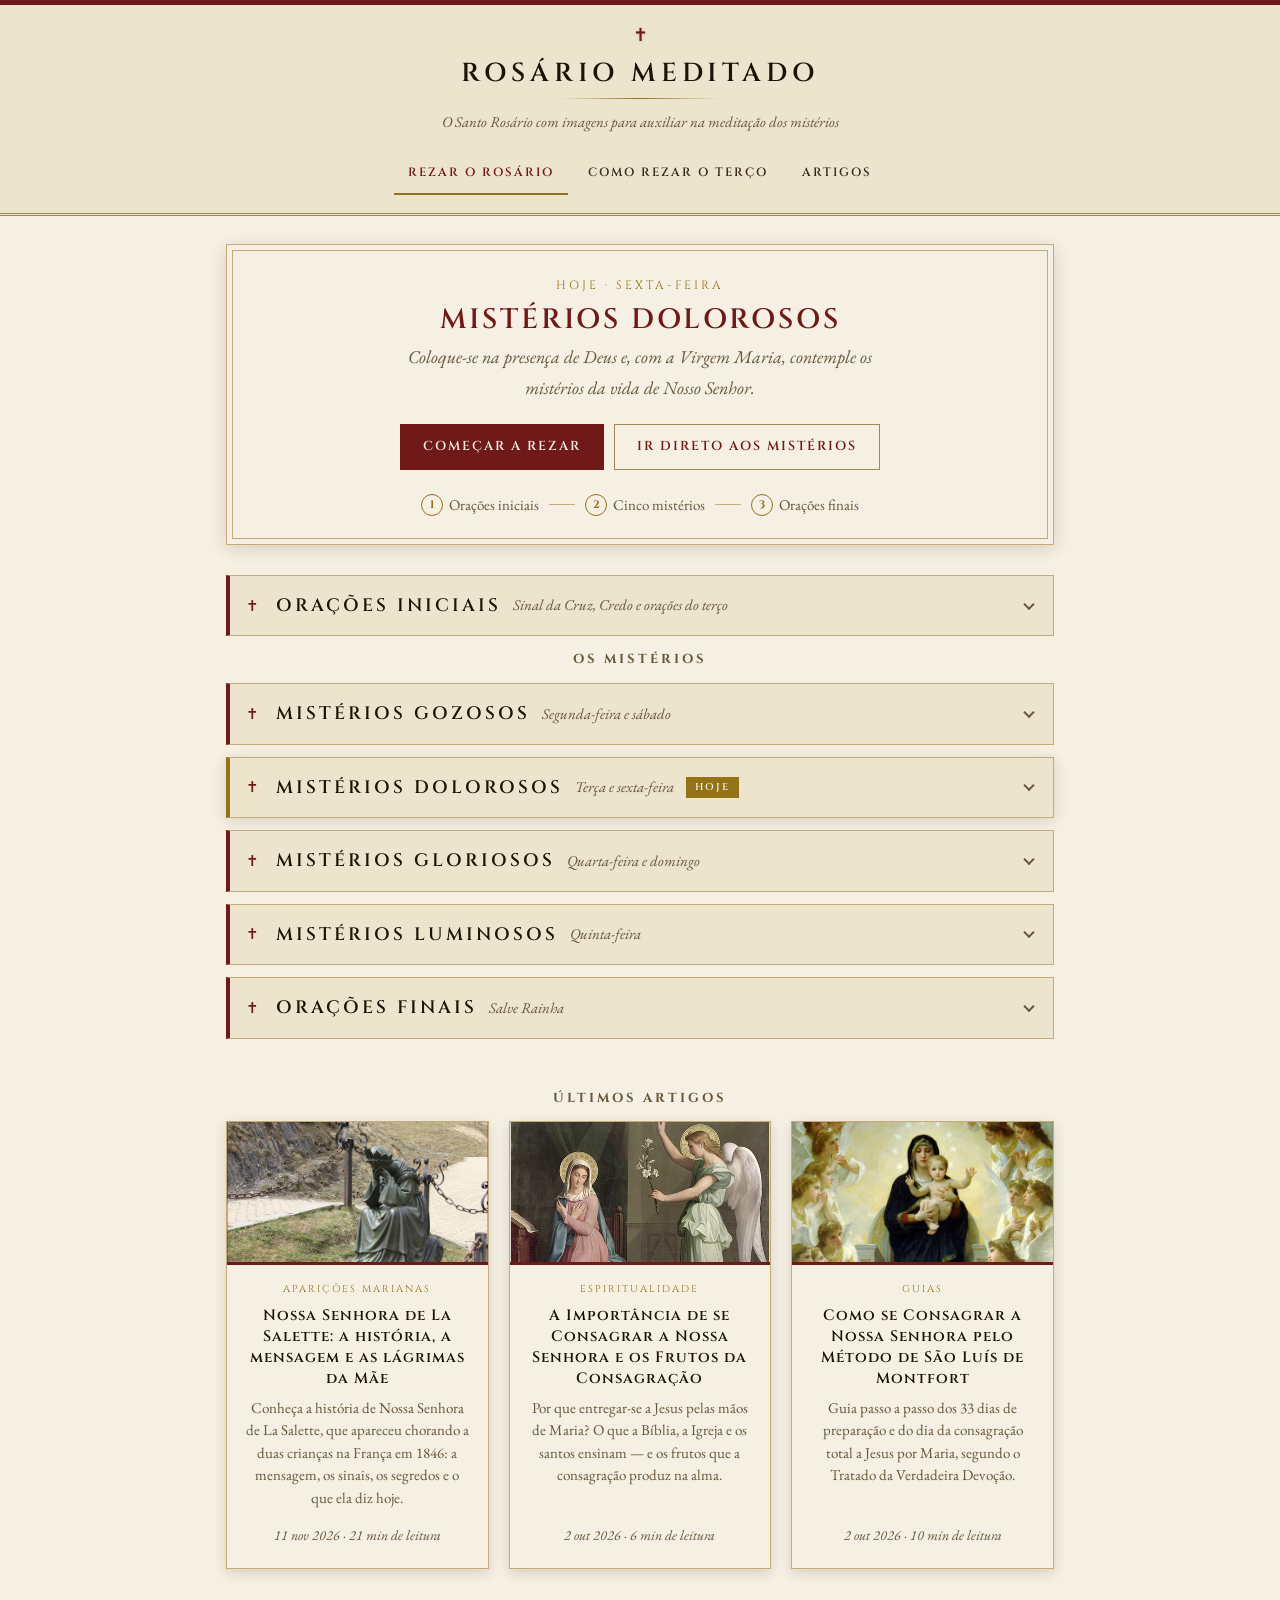
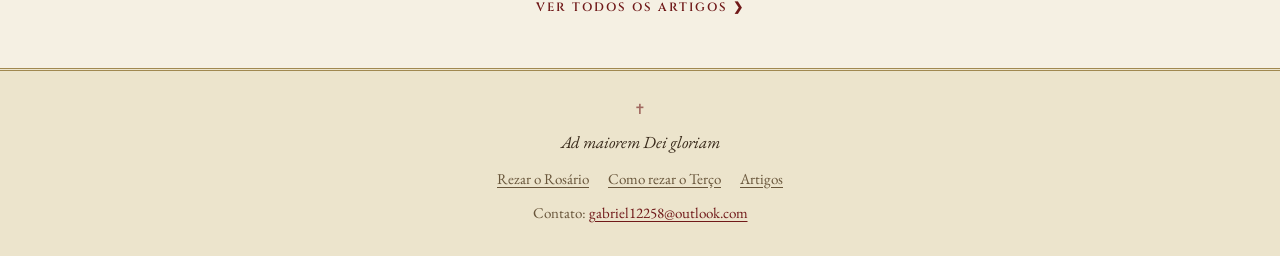
<file: index.html>
<!DOCTYPE html>
<html lang="pt-BR">
<head>
<meta charset="UTF-8">
<meta name="viewport" content="width=device-width, initial-scale=1.0">
<title>Rosário Meditado – Meditações do Santo Rosário com imagens</title>
<meta name="description" content="Reze o Santo Rosário meditando cada Ave-Maria com imagens e textos. Mistérios Gozosos, Dolorosos, Gloriosos e Luminosos.">
<link rel="icon" href="favicon.png" type="image/png">
<link rel="preconnect" href="https://fonts.googleapis.com">
<link rel="preconnect" href="https://fonts.gstatic.com" crossorigin>
<link rel="stylesheet" href="https://fonts.googleapis.com/css2?family=Cinzel:wght@400;600&family=EB+Garamond:ital,wght@0,400;0,600;1,400&display=swap">
<link rel="stylesheet" href="css/style.css">
</head>

<body>
<a class="skip-link" href="#conteudo">Pular para o conteúdo</a>

<header>
  <h1 class="brand">Rosário Meditado</h1>
  <p class="tagline">O Santo Rosário com imagens para auxiliar na meditação dos mistérios</p>
  <nav class="site-nav" aria-label="Principal">
    <a href="index.html" aria-current="page">Rezar o Rosário</a>
    <a href="como-rezar-o-terco.html">Como rezar o Terço</a>
    <a href="paginaartigos.html">Artigos</a>
  </nav>
</header>

<main id="conteudo" class="page">

<section class="today" aria-labelledby="today-title">
  <p class="today-eyebrow" data-today-day>Mistérios do dia</p>
  <h2 id="today-title" data-today-set>Santo Rosário</h2>
  <p class="today-text">Coloque-se na presença de Deus e, com a Virgem Maria, contemple os mistérios da vida de Nosso Senhor.</p>
  <div class="today-actions">
    <a class="btn" href="#oracoes-iniciais" data-go="oracoes-iniciais">Começar a rezar</a>
    <a class="btn btn-ghost" href="#misterios" data-go="today">Ir direto aos mistérios</a>
  </div>
  <ol class="steps-bar" aria-label="Etapas do terço">
    <li><b>1</b>Orações iniciais</li>
    <li><b>2</b>Cinco mistérios</li>
    <li><b>3</b>Orações finais</li>
  </ol>
</section>

<!-- ORAÇÕES INICIAIS -->
<details class="main-toggle prayers" id="oracoes-iniciais">
<summary><span class="group-title">Orações Iniciais</span><span class="group-meta">Sinal da Cruz, Credo e orações do terço</span></summary>
<div class="content">
<article class="prayer-block">
<h3>Sinal da Cruz</h3>
<div class="bilingual">
<div><span class="lang">Português</span>Em nome do Pai, do Filho e do Espírito Santo. Amém.</div>
<div lang="la"><span class="lang">Latim</span>In nomine Patris, et Filii, et Spiritus Sancti. Amen.</div>
</div>
</article>
<article class="prayer-block">
<h3>Credo</h3>
<div class="bilingual">
<div><span class="lang">Português</span>Creio em Deus Pai todo-poderoso, Criador do céu e da terra;
e em Jesus Cristo, seu único Filho, nosso Senhor;
que foi concebido pelo poder do Espírito Santo;
nasceu da Virgem Maria; padeceu sob Pôncio Pilatos,
foi crucificado, morto e sepultado;
desceu à mansão dos mortos;
ressuscitou ao terceiro dia;
subiu aos céus;
está sentado à direita de Deus Pai todo-poderoso,
de onde há de vir a julgar os vivos e os mortos.
Creio no Espírito Santo,
na santa Igreja católica,
na comunhão dos santos,
na remissão dos pecados,
na ressurreição da carne,
na vida eterna. Amém.</div>
<div lang="la"><span class="lang">Latim</span>Credo in Deum Patrem omnipotentem, Creatorem caeli et terrae.
Et in Iesum Christum, Filium eius unicum, Dominum nostrum,
qui conceptus est de Spiritu Sancto, natus ex Maria Virgine,
passus sub Pontio Pilato, crucifixus, mortuus et sepultus;
descendit ad inferos; tertia die resurrexit a mortuis;
ascendit ad caelos; sedet ad dexteram Dei Patris omnipotentis;
inde venturus est iudicare vivos et mortuos.
Credo in Spiritum Sanctum, sanctam Ecclesiam catholicam,
sanctorum communionem, remissionem peccatorum,
carnis resurrectionem, vitam aeternam. Amen.</div>
</div>
</article>
<article class="prayer-block">
<h3>Pai-Nosso</h3>
<div class="bilingual">
<div><span class="lang">Português</span>Pai nosso que estais nos céus,
santificado seja o vosso nome;
venha a nós o vosso Reino;
seja feita a vossa vontade,
assim na terra como no céu.
O pão nosso de cada dia nos dai hoje;
perdoai-nos as nossas ofensas,
assim como nós perdoamos a quem nos tem ofendido;
e não nos deixeis cair em tentação,
mas livrai-nos do mal. Amém.</div>
<div lang="la"><span class="lang">Latim</span>Pater noster, qui es in caelis,
sanctificetur nomen tuum;
adveniat regnum tuum;
fiat voluntas tua, sicut in caelo et in terra.
Panem nostrum quotidianum da nobis hodie;
et dimitte nobis debita nostra,
sicut et nos dimittimus debitoribus nostris;
et ne nos inducas in tentationem;
sed libera nos a malo. Amen.</div>
</div>
</article>
<article class="prayer-block">
<h3>Ave-Maria</h3>
<div class="bilingual">
<div><span class="lang">Português</span>Ave Maria, cheia de graça, o Senhor é convosco;
bendita sois vós entre as mulheres,
e bendito é o fruto do vosso ventre, Jesus.
Santa Maria, Mãe de Deus,
rogai por nós, pecadores,
agora e na hora de nossa morte. Amém.</div>
<div lang="la"><span class="lang">Latim</span>Ave Maria, gratia plena, Dominus tecum;
benedicta tu in mulieribus,
et benedictus fructus ventris tui, Iesus.
Sancta Maria, Mater Dei,
ora pro nobis peccatoribus,
nunc et in hora mortis nostrae. Amen.</div>
</div>
</article>
<article class="prayer-block">
<h3>Glória ao Pai</h3>
<div class="bilingual">
<div><span class="lang">Português</span>Glória ao Pai, ao Filho e ao Espírito Santo.
Como era no princípio, agora e sempre.
Amém.</div>
<div lang="la"><span class="lang">Latim</span>Gloria Patri, et Filio, et Spiritui Sancto.
Sicut erat in principio, et nunc, et semper,
et in saecula saeculorum. Amen.</div>
</div>
</article>
<article class="prayer-block">
<h3>Oração de Fátima – “Ó meu Jesus”</h3>
<div class="bilingual">
<div><span class="lang">Português</span>Ó meu Jesus, perdoai-nos os nossos pecados,
livrai-nos do fogo do inferno,
levai as almas todas para o céu,
socorrei principalmente as que mais precisarem da vossa misericórdia.</div>
<div lang="la"><span class="lang">Latim</span>O mi Iesu, dimitte nobis debita nostra,
libera nos ab igne inferni,
conduc in caelum omnes animas,
praesertim illas quae maxime indigent misericordia tua.</div>
</div>
</article>
<div class="flow-next"><a class="btn flow-next-btn" href="#misterios" data-go="today">Seguir para os mistérios ❯</a></div>
</div>
</details>

<h2 class="section-label" id="misterios">Os Mistérios</h2>




<!-- MISTÉRIOS GOZOSOS -->
<details class="main-toggle" id="gozosos">
  <summary><span class="group-title">Mistérios Gozosos</span><span class="group-meta">Segunda-feira e sábado</span></summary>
  <details class="mystery-toggle">
    <summary><span class="mystery-num">1º</span><span class="mystery-title">A Anunciação do Anjo a Maria</span></summary>

    <div class="carousel">
<div class="slide active">
  <img src="images/gozosos/0.jpg" alt="A Anunciação do Anjo a Maria" loading="lazy" decoding="async">
  <p class="meditation">
    Maria, jovem temente a Deus, perseverante na oração e obediente. Imaculada e sempre pronta para fazer a vontade de Deus, recebeu a honra de ser a Mãe de Deus Filho, assumindo com amor e responsabilidade a missão de gerar, cuidar e educar Aquele que é o Salvador do mundo.
    <br><strong>Pai nosso que estais no céu...</strong>
  </p>
</div>

<div class="slide">
  <img src="images/gozosos/1.jpg" alt="A Anunciação do Anjo a Maria" loading="lazy" decoding="async">
  <p class="meditation">
    O Anjo Gabriel é enviado por Deus a uma cidade chamada Nazaré, na Galileia.
    <br><strong>Ave Maria, cheia de graça...</strong>
  </p>
</div>

<div class="slide">
  <img src="images/gozosos/2.jpg" alt="A Anunciação do Anjo a Maria" loading="lazy" decoding="async">
  <p class="meditation">
    Ele vai até a humilde morada de uma Virgem chamada Maria.
    <br><strong>Ave Maria, cheia de graça...</strong>
  </p>
</div>

<div class="slide">
  <img src="images/gozosos/3.jpg" alt="A Anunciação do Anjo a Maria" loading="lazy" decoding="async">
  <p class="meditation">
    Maria, em profunda oração, escuta a belíssima saudação do Anjo.
    <br><strong>Ave Maria, cheia de graça...</strong>
  </p>
</div>

<div class="slide">
  <img src="images/gozosos/4.jpg" alt="A Anunciação do Anjo a Maria" loading="lazy" decoding="async">
  <p class="meditation">
    “Ave, cheia de graça, o Senhor é contigo. Bendita és tu entre as mulheres.”
    <br><strong>Ave Maria, cheia de graça...</strong>
  </p>
</div>

<div class="slide">
  <img src="images/gozosos/5.jpg" alt="A Anunciação do Anjo a Maria" loading="lazy" decoding="async">
  <p class="meditation">
    Maria se perturba ao ouvir a saudação do Anjo.
    <br><strong>Ave Maria, cheia de graça...</strong>
  </p>
</div>

<div class="slide">
  <img src="images/gozosos/6.jpg" alt="A Anunciação do Anjo a Maria" loading="lazy" decoding="async">
  <p class="meditation">
    O Anjo anuncia a Encarnação do Verbo, Jesus Cristo.
    <br><strong>Ave Maria, cheia de graça...</strong>
  </p>
</div>

<div class="slide">
  <img src="images/gozosos/7.jpg" alt="A Anunciação do Anjo a Maria" loading="lazy" decoding="async">
  <p class="meditation">
    A Santíssima Virgem pergunta como se dará a concepção, pois vive no propósito da virgindade.
    <br><strong>Ave Maria, cheia de graça...</strong>
  </p>
</div>

<div class="slide">
  <img src="images/gozosos/8.jpg" alt="A Anunciação do Anjo a Maria" loading="lazy" decoding="async">
  <p class="meditation">
    O Anjo responde que o Espírito Santo descerá sobre ela, e o poder do Altíssimo a cobrirá com sua sombra; por isso, o Menino será chamado Filho de Deus.
    <br><strong>Ave Maria, cheia de graça...</strong>
  </p>
</div>

<div class="slide">
  <img src="images/gozosos/9.jpg" alt="A Anunciação do Anjo a Maria" loading="lazy" decoding="async">
  <p class="meditation">
    Maria se coloca prontamente à disposição da vontade divina: “Eis aqui a serva do Senhor; faça-se em mim segundo a tua palavra.”
    <br><strong>Ave Maria, cheia de graça...</strong>
  </p>
</div>

<div class="slide">
  <img src="images/gozosos/10.jpg" alt="A Anunciação do Anjo a Maria" loading="lazy" decoding="async">
  <p class="meditation">
    Pela sua obediência e fé, Maria torna-se a nova Arca da Aliança.
    <br><strong>Ave Maria, cheia de graça...</strong>
  </p>
  <p><strong>Glória ao Pai, ao Filho e ao Espírito Santo.
Como era no princípio, agora e sempre.
Amém.</strong><br>
</p>
<p><strong>Ó meu Jesus, perdoai-nos os nossos pecados,
livrai-nos do fogo do inferno,
levai as almas todas para o céu,
socorrei principalmente as que mais precisarem da vossa misericórdia.</strong><br>
</p>
</div>
</div>
  </details>
  
<details class="mystery-toggle">
    <summary><span class="mystery-num">2º</span><span class="mystery-title">A Visitação de Maria a Isabel</span></summary>

    <div class="carousel">
<div class="slide active">
  <img src="images/gozosos/11.jpg" alt="A Visitação de Maria a Isabel" loading="lazy" decoding="async">
  <p class="meditation">
Maria, grávida do Verbo, coloca-se prontamente a caminho para servir. Dirige-se com pressa a uma cidade da Judeia para auxiliar sua prima Isabel durante a gestação. Nesse gesto, a Santíssima Virgem manifesta a verdadeira caridade cristã: um amor totalmente atento às necessidades do próximo.
    <br><strong>Pai nosso, que estais no céu...</strong>
  </p>
</div>

<div class="slide">
  <img src="images/gozosos/12.jpg" alt="A Visitação de Maria a Isabel" loading="lazy" decoding="async">
  <p class="meditation">
Movida pelo desejo de ajudar sua prima Isabel em sua gestação, Maria parte de Nazaré para uma cidade da Judeia, percorrendo cerca de 150 km.    <br><strong>Ave Maria, cheia de graça...</strong>
  </p>
</div>

<div class="slide">
  <img src="images/gozosos/13.jpg" alt="A Visitação de Maria a Isabel" loading="lazy" decoding="async">
  <p class="meditation">
Isabel está no sexto mês de gravidez, apesar de ser considerada estéril.
    <br><strong>Ave Maria, cheia de graça...</strong>
  </p>
</div>

<div class="slide">
  <img src="images/gozosos/14.jpg" alt="A Visitação de Maria a Isabel" loading="lazy" decoding="async">
  <p class="meditation">
Maria manifesta que é verdadeiramente a serva do Senhor, sempre pronta a cumprir a vontade divina, servindo com amor ao próximo.    <br><strong>Ave Maria, cheia de graça...</strong>
  </p>
</div>

<div class="slide">
  <img src="images/gozosos/15.jpg" alt="A Visitação de Maria a Isabel" loading="lazy" decoding="async">
  <p class="meditation">
Ao chegar à Judeia, Maria saúda Isabel, e João Batista salta de alegria em seu ventre, ficando Isabel cheia do Espírito Santo.    <br><strong>Ave Maria, cheia de graça...</strong>
  </p>
</div>

<div class="slide">
  <img src="images/gozosos/16.jpg" alt="A Visitação de Maria a Isabel" loading="lazy" decoding="async">
  <p class="meditation">
Isabel exclama: “Bendita és tu entre as mulheres, e bendito é o fruto do teu ventre”.    <br><strong>Ave Maria, cheia de graça...</strong>
  </p>
</div>

<div class="slide">
  <img src="images/gozosos/17.jpg" alt="A Visitação de Maria a Isabel" loading="lazy" decoding="async">
  <p class="meditation">
Isabel reconhece que está diante da Mãe do seu Senhor.
    <br><strong>Ave Maria, cheia de graça...</strong>
  </p>
</div>

<div class="slide">
  <img src="images/gozosos/18.jpg" alt="A Visitação de Maria a Isabel" loading="lazy" decoding="async">
  <p class="meditation">
Maria então exalta o Senhor por meio do Magnificat.
    <br><strong>Ave Maria, cheia de graça...</strong>
  </p>
</div>

<div class="slide">
  <img src="images/gozosos/19.jpg" alt="A Visitação de Maria a Isabel" loading="lazy" decoding="async">
  <p class="meditation">
“A minha alma glorifica ao Senhor, e o meu espírito exulta em Deus, meu Salvador.”
    <br><strong>Ave Maria, cheia de graça...</strong>
  </p>
</div>

<div class="slide">
  <img src="images/gozosos/20.jpg" alt="A Visitação de Maria a Isabel" loading="lazy" decoding="async">
  <p class="meditation">
Com profunda humildade, Maria reconhece que é totalmente dependente de Deus e que todas as graças provêm d’Ele.
    <br><strong>Ave Maria, cheia de graça...</strong>
  </p>
</div>

<div class="slide">
  <img src="images/gozosos/21.jpg" alt="A Visitação de Maria a Isabel" loading="lazy" decoding="async">
  <p class="meditation">
Maria permanece com Isabel por cerca de três meses, prestando-lhe auxílio, e depois retorna à sua casa.
    <br><strong>Ave Maria, cheia de graça...</strong>
  </p>
  <p><strong>Glória ao Pai, ao Filho e ao Espírito Santo.
Como era no princípio, agora e sempre.
Amém.</strong><br>
</p>
<p><strong>Ó meu Jesus, perdoai-nos os nossos pecados,
livrai-nos do fogo do inferno,
levai as almas todas para o céu,
socorrei principalmente as que mais precisarem da vossa misericórdia.</strong><br>
</p>
</div>
</div>
  </details>

  <details class="mystery-toggle">
    <summary><span class="mystery-num">3º</span><span class="mystery-title">Nascimento de Jesus Cristo</span></summary>
    <div class="carousel">
<div class="slide active">
    <img src="images/gozosos/22.jpg" alt="Nascimento de Jesus Cristo" loading="lazy" decoding="async">
  <p class="meditation">
    O Filho eterno de Deus assumiu a nossa natureza humana, não para ocultar sua divindade, mas para torná-la acessível à nossa realidade, aproximando-Se de nós com amor e misericórdia. Ao fazer-Se homem, Jesus veio ao mundo para nos salvar, reparar os pecados da humanidade e reconciliar-nos com o Pai, oferecendo-Se em sacrifício por nossa redenção.
    <br><strong>Pai nosso que estais no céu...</strong>
  </p>
</div>

<div class="slide">
  <img src="images/gozosos/23.jpg" alt="Nascimento de Jesus Cristo" loading="lazy" decoding="async">
  <p class="meditation">
    José parte de Nazaré para Belém da Judeia a fim de se recensear, juntamente com Maria, que estava grávida.
    <br><strong>Ave Maria, cheia de graça...</strong>
  </p>
</div>

<div class="slide">
  <img src="images/gozosos/24.jpg" alt="Nascimento de Jesus Cristo" loading="lazy" decoding="async">
  <p class="meditation">
    Chegando a Belém da Judeia, Maria dá à luz o Redentor.
    <br><strong>Ave Maria, cheia de graça...</strong>
  </p>
</div>

<div class="slide">
  <img src="images/gozosos/25.jpg" alt="Nascimento de Jesus Cristo" loading="lazy" decoding="async">
  <p class="meditation">
    A Santíssima Virgem dá à luz Aquele que é a Luz do mundo.
    <br><strong>Ave Maria, cheia de graça...</strong>
  </p>
</div>

<div class="slide">
  <img src="images/gozosos/26.jpg" alt="Nascimento de Jesus Cristo" loading="lazy" decoding="async">
  <p class="meditation">
    Não havendo lugar na estalagem, Maria acolhe Jesus em seus braços e o deita em uma manjedoura.
    <br><strong>Ave Maria, cheia de graça...</strong>
  </p>
</div>

<div class="slide">
  <img src="images/gozosos/27.jpg" alt="Nascimento de Jesus Cristo" loading="lazy" decoding="async">
  <p class="meditation">
    Contemplamos a profunda humildade da Sagrada Família e pedimos a graça da pobreza de espírito.
    <br><strong>Ave Maria, cheia de graça...</strong>
  </p>
</div>

<div class="slide">
  <img src="images/gozosos/28.jpg" alt="Nascimento de Jesus Cristo" loading="lazy" decoding="async">
  <p class="meditation">
    Um Anjo do Senhor aparece aos pastores que velavam seus rebanhos naquela noite, anunciando o nascimento do Salvador.
    <br><strong>Ave Maria, cheia de graça...</strong>
  </p>
</div>

<div class="slide">
  <img src="images/gozosos/29.jpg" alt="Nascimento de Jesus Cristo" loading="lazy" decoding="async">
  <p class="meditation">
    Em seguida, uma multidão do exército celeste louva a Deus, dizendo: “Glória a Deus nas alturas, e paz na terra aos homens de boa vontade”.
    <br><strong>Ave Maria, cheia de graça...</strong>
  </p>
</div>

<div class="slide">
  <img src="images/gozosos/30.jpg" alt="Nascimento de Jesus Cristo" loading="lazy" decoding="async">
  <p class="meditation">
    Os pastores vão apressadamente até a manjedoura, onde encontram o Menino Jesus, O adoram e anunciam a todos o que lhes fora revelado.
    <br><strong>Ave Maria, cheia de graça...</strong>
  </p>
</div>

<div class="slide">
  <img src="images/gozosos/31.jpg" alt="Nascimento de Jesus Cristo" loading="lazy" decoding="async">
  <p class="meditation">
    Maria, porém, guarda todas essas coisas em seu coração, meditando-as em silêncio.
    <br><strong>Ave Maria, cheia de graça...</strong>
  </p>
</div>

<div class="slide">
  <img src="images/gozosos/32.jpg" alt="Nascimento de Jesus Cristo" loading="lazy" decoding="async">
  <p class="meditation">
    A exemplo da Virgem Maria, peçamos a graça de ouvir, guardar e meditar a Palavra de Deus em nossos corações.
    <br><strong>Ave Maria, cheia de graça...</strong>
     </p>
  <p><strong>Glória ao Pai, ao Filho e ao Espírito Santo.
Como era no princípio, agora e sempre.
Amém.</strong><br>
</p>
<p><strong>Ó meu Jesus, perdoai-nos os nossos pecados,
livrai-nos do fogo do inferno,
levai as almas todas para o céu,
socorrei principalmente as que mais precisarem da vossa misericórdia.</strong><br>
</p>
</div>
</div>
  </details>

<details class="mystery-toggle">
    <summary><span class="mystery-num">4º</span><span class="mystery-title">Apresentação de Jesus no Templo</span></summary>
    <div class="carousel">
<div class="slide active">
  <img src="images/gozosos/33.jpg" alt="Apresentação de Jesus no Templo" loading="lazy" decoding="async">
  <p class="meditation">
    Em obediência à Lei de Moisés, Maria e José levam o Menino Jesus ao Templo para apresentá-lo ao Senhor e cumprir o rito da purificação da mãe, embora Jesus, verdadeiro Deus, não necessitasse ser resgatado, e Maria, Imaculada, não precisasse de purificação. Submetendo-se livremente à Lei, manifestam as virtudes da humildade e da obediência.
    <br><strong>Pai nosso que estais no céu...</strong>
  </p>
</div>

<div class="slide">
  <img src="images/gozosos/34.jpg" alt="Apresentação de Jesus no Templo" loading="lazy" decoding="async">
  <p class="meditation">
    Após se completarem os dias da purificação de Maria, levam o Menino Jesus ao Templo para apresentá-Lo e cumprir a Lei do Senhor.
    <br><strong>Ave Maria, cheia de graça...</strong>
  </p>
</div>

<div class="slide">
  <img src="images/gozosos/35.jpg" alt="Apresentação de Jesus no Templo" loading="lazy" decoding="async">
  <p class="meditation">
    Cristo entra na história humana não para abolir a Lei, mas para cumpri-la desde o início.
    <br><strong>Ave Maria, cheia de graça...</strong>
  </p>
</div>

<div class="slide">
  <img src="images/gozosos/36.jpg" alt="Apresentação de Jesus no Templo" loading="lazy" decoding="async">
  <p class="meditation">
    Jesus nos ensina que a verdadeira fidelidade a Deus se vive também nos pequenos atos de obediência.
    <br><strong>Ave Maria, cheia de graça...</strong>
  </p>
</div>

<div class="slide">
  <img src="images/gozosos/37.jpg" alt="Apresentação de Jesus no Templo" loading="lazy" decoding="async">
  <p class="meditation">
    Conforme o costume da Lei, ofereciam animais em sacrifício na apresentação; Maria e José oferecem um par de pombinhas, o sacrifício dos pobres.
    <br><strong>Ave Maria, cheia de graça...</strong>
  </p>
</div>

<div class="slide">
  <img src="images/gozosos/38.jpg" alt="Apresentação de Jesus no Templo" loading="lazy" decoding="async">
  <p class="meditation">
    Contemplamos São José, modelo de fé obediente, que conduz sua família sempre segundo a vontade divina.
    <br><strong>Ave Maria, cheia de graça...</strong>
  </p>
</div>

<div class="slide">
  <img src="images/gozosos/39.jpg" alt="Apresentação de Jesus no Templo" loading="lazy" decoding="async">
  <p class="meditation">
    No Templo encontra-se um homem justo e piedoso, cheio do Espírito Santo, chamado Simeão.
    <br><strong>Ave Maria, cheia de graça...</strong>
  </p>
</div>

<div class="slide">
  <img src="images/gozosos/40.jpg" alt="Apresentação de Jesus no Templo" loading="lazy" decoding="async">
  <p class="meditation">
    Simeão havia recebido a revelação de que não morreria sem antes ver o Cristo do Senhor.
    <br><strong>Ave Maria, cheia de graça...</strong>
  </p>
</div>

<div class="slide">
  <img src="images/gozosos/41.jpg" alt="Apresentação de Jesus no Templo" loading="lazy" decoding="async">
  <p class="meditation">
    Tomando o Menino Jesus em seus braços, Simeão proclama louvores a Deus.
    <br><strong>Ave Maria, cheia de graça...</strong>
  </p>
</div>

<div class="slide">
  <img src="images/gozosos/42.jpg" alt="Apresentação de Jesus no Templo" loading="lazy" decoding="async">
  <p class="meditation">
    Simeão profetiza à Virgem Maria que uma espada transpassará o seu coração, anunciando a dor que ela sofrerá na Paixão de Cristo.
    <br><strong>Ave Maria, cheia de graça...</strong>
  </p>
</div>

<div class="slide">
  <img src="images/gozosos/43.jpg" alt="Apresentação de Jesus no Templo" loading="lazy" decoding="async">
  <p class="meditation">
    Depois de cumprirem tudo o que determinava a Lei do Senhor, a Sagrada Família retorna para Nazaré.
    <br><strong>Ave Maria, cheia de graça...</strong>
    </p>
    <p><strong>Glória ao Pai, ao Filho e ao Espírito Santo.
Como era no princípio, agora e sempre.
Amém.</strong><br>
</p>
<p><strong>Ó meu Jesus, perdoai-nos os nossos pecados,
livrai-nos do fogo do inferno,
levai as almas todas para o céu,
socorrei principalmente as que mais precisarem da vossa misericórdia.</strong><br>
</p>
</div>
</div>
  </details>


<details class="mystery-toggle">
    <summary><span class="mystery-num">5º</span><span class="mystery-title">Perda e encontro do Menino Jesus no Templo</span></summary>
    <div class="carousel">
<div class="slide active">
  <img src="images/gozosos/44.jpg" alt="Perda e encontro do Menino Jesus no Templo" loading="lazy" decoding="async">
  <p class="meditation">
    Após celebrarem a festa da Páscoa em Jerusalém, Maria e José retomam o caminho de volta, quando percebem, com grande dor, que o Menino Jesus não se encontra. A angústia dessa perda ensina-nos quanto é doloroso viver afastados de Cristo e quanto devemos empenhar-nos em buscá-Lo com perseverança.
    <br><strong>Pai nosso que estais no céu...</strong>
  </p>
</div>

<div class="slide">
  <img src="images/gozosos/45.jpg" alt="Perda e encontro do Menino Jesus no Templo" loading="lazy" decoding="async">
  <p class="meditation">
    Aos doze anos, Jesus sobe a Jerusalém com Maria e José para a festa da Páscoa.
    <br><strong>Ave Maria, cheia de graça...</strong>
  </p>
</div>

<div class="slide">
  <img src="images/gozosos/46.jpg" alt="Perda e encontro do Menino Jesus no Templo" loading="lazy" decoding="async">
  <p class="meditation">
    Ao retornarem para casa, Maria e José percebem que o Menino Jesus não estava entre eles.
    <br><strong>Ave Maria, cheia de graça...</strong>
  </p>
</div>

<div class="slide">
  <img src="images/gozosos/47.jpg" alt="Perda e encontro do Menino Jesus no Templo" loading="lazy" decoding="async">
  <p class="meditation">
    Angustiados, voltam a Jerusalém à sua procura, mas não O encontram.
    <br><strong>Ave Maria, cheia de graça...</strong>
  </p>
</div>

<div class="slide">
  <img src="images/gozosos/48.jpg" alt="Perda e encontro do Menino Jesus no Templo" loading="lazy" decoding="async">
  <p class="meditation">
    Contemplamos a dor da ausência de Cristo em nossas vidas.
    <br><strong>Ave Maria, cheia de graça...</strong>
  </p>
</div>

<div class="slide">
  <img src="images/gozosos/49.jpg" alt="Perda e encontro do Menino Jesus no Templo" loading="lazy" decoding="async">
  <p class="meditation">
    Peçamos a graça de jamais nos conformarmos em viver afastados d’Ele.
    <br><strong>Ave Maria, cheia de graça...</strong>
  </p>
</div>

<div class="slide">
  <img src="images/gozosos/50.jpg" alt="Perda e encontro do Menino Jesus no Templo" loading="lazy" decoding="async">
  <p class="meditation">
    Somente após três dias, encontram Jesus no Templo, sentado entre os doutores, ouvindo-os e ensinando a Palavra de Deus.
    <br><strong>Ave Maria, cheia de graça...</strong>
  </p>
</div>

<div class="slide">
  <img src="images/gozosos/51.jpg" alt="Perda e encontro do Menino Jesus no Templo" loading="lazy" decoding="async">
  <p class="meditation">
    A Sabedoria eterna nos ensina, com mansidão, a ouvir antes de falar.
    <br><strong>Ave Maria, cheia de graça...</strong>
  </p>
</div>

<div class="slide">
  <img src="images/gozosos/52.jpg" alt="Perda e encontro do Menino Jesus no Templo" loading="lazy" decoding="async">
  <p class="meditation">
    Ao ser encontrado por seus pais, Jesus afirma que deve ocupar-Se das coisas de seu Pai celeste.
    <br><strong>Ave Maria, cheia de graça...</strong>
  </p>
</div>

<div class="slide">
  <img src="images/gozosos/53.jpg" alt="Perda e encontro do Menino Jesus no Templo" loading="lazy" decoding="async">
  <p class="meditation">
    Retornando para Nazaré, Jesus se submete a Maria e José com perfeita obediência.
    <br><strong>Ave Maria, cheia de graça...</strong>
  </p>
</div>

<div class="slide">
  <img src="images/gozosos/54.jpg" alt="Perda e encontro do Menino Jesus no Templo" loading="lazy" decoding="async">
  <p class="meditation">
    A humildade de Cristo santifica a vida familiar e nos ensina o valor da obediência cristã.
    <br><strong>Ave Maria, cheia de graça...</strong>
     </p>
     <p><strong>Glória ao Pai, ao Filho e ao Espírito Santo.
Como era no princípio, agora e sempre.
Amém.</strong><br>
</p>
<p><strong>Ó meu Jesus, perdoai-nos os nossos pecados,
livrai-nos do fogo do inferno,
levai as almas todas para o céu,
socorrei principalmente as que mais precisarem da vossa misericórdia.</strong><br>
</p>
</div>
</div>
  </details>
</details>
<!-- MISTÉRIOS DOLOROSOS -->
<details class="main-toggle" id="dolorosos">
  <summary><span class="group-title">Mistérios Dolorosos</span><span class="group-meta">Terça e sexta-feira</span></summary>
  <details class="mystery-toggle">
    <summary><span class="mystery-num">1º</span><span class="mystery-title">A agonia de Jesus no horto</span></summary>

    <div class="carousel">
<div class="slide active">
  <img src="images/dolorosos/1.jpg" alt="A agonia de Jesus no horto" loading="lazy" decoding="async">
  <p class="meditation">
    A agonia no Horto revela a verdadeira humanidade de Jesus, que teme a dor mas aceita livremente a Paixão para reparar a desobediência do pecado e nos conceder o caminho da salvação.
    <br><strong>Pai nosso que estais no céu...</strong>
  </p>
</div>

<div class="slide">
  <img src="images/dolorosos/2.jpg" alt="A agonia de Jesus no horto" loading="lazy" decoding="async">
  <p class="meditation">
    Jesus dirige-Se ao Horto das Oliveiras acompanhado de seus discípulos.
    <br><strong>Ave Maria, cheia de graça...</strong>
  </p>
</div>

<div class="slide">
  <img src="images/dolorosos/3.jpg" alt="A agonia de Jesus no horto" loading="lazy" decoding="async">
  <p class="meditation">
    Ele exorta os discípulos a vigiar e orar, para que não caiam em tentação.
    <br><strong>Ave Maria, cheia de graça...</strong>
  </p>
</div>

<div class="slide">
  <img src="images/dolorosos/4.jpg" alt="A agonia de Jesus no horto" loading="lazy" decoding="async">
  <p class="meditation">
    Jesus afasta-Se para orar e pede ao Pai que afaste d’Ele o cálice, mas submete-Se plenamente à vontade divina.
    <br><strong>Ave Maria, cheia de graça...</strong>
  </p>
</div>

<div class="slide">
  <img src="images/dolorosos/5.jpg" alt="A agonia de Jesus no horto" loading="lazy" decoding="async">
  <p class="meditation">
    Contemplamos a obediência perfeita de Jesus, que aceita a vontade do Pai por amor a nós.
    <br><strong>Ave Maria, cheia de graça...</strong>
  </p>
</div>

<div class="slide">
  <img src="images/dolorosos/6.jpg" alt="A agonia de Jesus no horto" loading="lazy" decoding="async">
  <p class="meditation">
    Sua tristeza e angústia são tão intensas que Ele chega a suar sangue, carregando o peso dos pecados da humanidade.
    <br><strong>Ave Maria, cheia de graça...</strong>
  </p>
</div>

<div class="slide">
  <img src="images/dolorosos/7.jpg" alt="A agonia de Jesus no horto" loading="lazy" decoding="async">
  <p class="meditation">
    Peçamos a graça de reconhecer a gravidade de nossos pecados.
    <br><strong>Ave Maria, cheia de graça...</strong>
  </p>
</div>

<div class="slide">
  <img src="images/dolorosos/8.jpg" alt="A agonia de Jesus no horto" loading="lazy" decoding="async">
  <p class="meditation">
    Fortalecido na oração, Cristo entrega-Se livremente à sua Paixão.
    <br><strong>Ave Maria, cheia de graça...</strong>
  </p>
</div>

<div class="slide">
  <img src="images/dolorosos/9.jpg" alt="A agonia de Jesus no horto" loading="lazy" decoding="async">
  <p class="meditation">
    Ele encontra os discípulos adormecidos; reconheçamos nossas fraquezas espirituais e peçamos a Deus a graça da vigilância.
    <br><strong>Ave Maria, cheia de graça...</strong>
  </p>
</div>

<div class="slide">
  <img src="images/dolorosos/10.jpg" alt="A agonia de Jesus no horto" loading="lazy" decoding="async">
  <p class="meditation">
    Aproximam-se de Jesus as tropas, acompanhadas de Judas, o traidor.
    <br><strong>Ave Maria, cheia de graça...</strong>
  </p>
</div>

<div class="slide">
  <img src="images/dolorosos/11.jpg" alt="A agonia de Jesus no horto" loading="lazy" decoding="async">
  <p class="meditation">
    Pedro tenta defendê-Lo com a espada, mas é repreendido, pois Cristo escolhe livremente o caminho da Paixão.
    <br><strong>Ave Maria, cheia de graça...</strong>
</p>
<p><strong>Glória ao Pai, ao Filho e ao Espírito Santo.
Como era no princípio, agora e sempre.
Amém.</strong><br>
</p>
<p><strong>Ó meu Jesus, perdoai-nos os nossos pecados,
livrai-nos do fogo do inferno,
levai as almas todas para o céu,
socorrei principalmente as que mais precisarem da vossa misericórdia.</strong><br>
</p>
</div>
</div>
  </details>


<details class="mystery-toggle">
    <summary><span class="mystery-num">2º</span><span class="mystery-title">A flagelação de Jesus</span></summary>
    <div class="carousel">
<div class="slide active">
  <img src="images/dolorosos/12.jpg" alt="A flagelação de Jesus" loading="lazy" decoding="async">
  <p class="meditation">
    Medite a grande humilhação que passou Jesus Cristo, por nós. Que através desse mistério nós possamos reconhecer a dor do pecado e que o sofrimento de Cristo não tenha sido em vão.
    <br><strong>Pai nosso que estais no céu...</strong>
  </p>
</div>

<div class="slide">
  <img src="images/dolorosos/13.jpg" alt="A flagelação de Jesus" loading="lazy" decoding="async">
  <p class="meditation">
    Jesus chega ao julgamento de Poncio Pilatos.
    <br><strong>Ave Maria, cheia de graça...</strong>
  </p>
</div>

<div class="slide">
  <img src="images/dolorosos/14.jpg" alt="A flagelação de Jesus" loading="lazy" decoding="async">
  <p class="meditation">
    Pilatos manda que Cristo seja flagelado, e Ele é atado à coluna.
    <br><strong>Ave Maria, cheia de graça...</strong>
  </p>
</div>

<div class="slide">
  <img src="images/dolorosos/15.jpg" alt="A flagelação de Jesus" loading="lazy" decoding="async">
  <p class="meditation">
    Diante de muitos algozes, que empunham chicotes com pontas de chumbo, Jesus é cruelmente açoitado.
    <br><strong>Ave Maria, cheia de graça...</strong>
  </p>
</div>

<div class="slide">
  <img src="images/dolorosos/16.jpg" alt="A flagelação de Jesus" loading="lazy" decoding="async">
  <p class="meditation">
    O Filho de Deus é profundamente humilhado, dilacerado e cuspido.
    <br><strong>Ave Maria, cheia de graça...</strong>
  </p>
</div>

<div class="slide">
  <img src="images/dolorosos/17.jpg" alt="A flagelação de Jesus" loading="lazy" decoding="async">
  <p class="meditation">
    Chagas se abrem no corpo do Redentor, derramando o sangue que purifica e salva.
    <br><strong>Ave Maria, cheia de graça...</strong>
  </p>
</div>

<div class="slide">
  <img src="images/dolorosos/18.jpg" alt="A flagelação de Jesus" loading="lazy" decoding="async">
  <p class="meditation">
    Quantas injustiças Jesus sofreu por você!
    <br><strong>Ave Maria, cheia de graça...</strong>
  </p>
</div>

<div class="slide">
  <img src="images/dolorosos/19.jpg" alt="A flagelação de Jesus" loading="lazy" decoding="async">
  <p class="meditation">
    Mesmo tendo o poder de impedir tudo isso, Ele aceita todo o sofrimento sem se defender.
    <br><strong>Ave Maria, cheia de graça...</strong>
  </p>
</div>

<div class="slide">
  <img src="images/dolorosos/20.jpg" alt="A flagelação de Jesus" loading="lazy" decoding="async">
  <p class="meditation">
    Oferece a dor que sente em reparação pelos pecadores.
    <br><strong>Ave Maria, cheia de graça...</strong>
  </p>
</div>

<div class="slide">
  <img src="images/dolorosos/21.jpg" alt="A flagelação de Jesus" loading="lazy" decoding="async">
  <p class="meditation">
    Mais chicotadas, bofetadas e gritos blasfemos… e Cristo continua sofrendo por você.
    <br><strong>Ave Maria, cheia de graça...</strong>
  </p>
</div>

<div class="slide">
  <img src="images/dolorosos/22.jpg" alt="A flagelação de Jesus" loading="lazy" decoding="async">
  <p class="meditation">
    Em meio a todo esse padecimento, Jesus nos dá a esperança da vida eterna.
    <br><strong>Ave Maria, cheia de graça...</strong>
    <p><strong>Glória ao Pai, ao Filho e ao Espírito Santo.
Como era no princípio, agora e sempre.
Amém.</strong><br>
</p>
<p><strong>Ó meu Jesus, perdoai-nos os nossos pecados,
livrai-nos do fogo do inferno,
levai as almas todas para o céu,
socorrei principalmente as que mais precisarem da vossa misericórdia.</strong><br>
</p>
</p>
</div>
</div>
  </details>

<details class="mystery-toggle">
    <summary><span class="mystery-num">3º</span><span class="mystery-title">Coroação de espinhos</span></summary>
    <div class="carousel">
<div class="slide active">
  <img src="images/dolorosos/23.jpg" alt="Coroação de espinhos" loading="lazy" decoding="async">
  <p class="meditation">
    Jesus é novamente humilhado: vestem-no com trajes de rei para zombar de sua realeza e colocam-lhe uma coroa de espinhos, que rasga sua cabeça, ferindo-O profundamente, mas o seu amor prevalece.
    <br><strong>Pai nosso que estais no céu...</strong>
  </p>
</div>

<div class="slide">
  <img src="images/dolorosos/24.jpg" alt="Coroação de espinhos" loading="lazy" decoding="async">
  <p class="meditation">
    Jesus continua a ouvir blasfêmias e insultos por parte dos soldados.
    <br><strong>Ave Maria, cheia de graça...</strong>
  </p>
</div>

<div class="slide">
  <img src="images/dolorosos/25.jpg" alt="Coroação de espinhos" loading="lazy" decoding="async">
  <p class="meditation">
    Eles retiram as vestes de Jesus e O revestem com um manto de púrpura, colocando-Lhe um cetro de cana e uma coroa de espinhos.
    <br><strong>Ave Maria, cheia de graça...</strong>
  </p>
</div>

<div class="slide">
  <img src="images/dolorosos/26.jpg" alt="Coroação de espinhos" loading="lazy" decoding="async">
  <p class="meditation">
    A coroa, feita de espinhos grandes e pontiagudos, causa ferimentos profundos na cabeça de Cristo.
    <br><strong>Ave Maria, cheia de graça...</strong>
  </p>
</div>

<div class="slide">
  <img src="images/dolorosos/27.jpg" alt="Coroação de espinhos" loading="lazy" decoding="async">
  <p class="meditation">
    Ela é cravada em sua cabeça com golpes violentos.
    <br><strong>Ave Maria, cheia de graça...</strong>
  </p>
</div>

<div class="slide">
  <img src="images/dolorosos/28.jpg" alt="Coroação de espinhos" loading="lazy" decoding="async">
  <p class="meditation">
    Zombando d’Ele, dizem com ironia: “Salve, Rei dos Judeus!”.
    <br><strong>Ave Maria, cheia de graça...</strong>
  </p>
</div>

<div class="slide">
  <img src="images/dolorosos/29.jpg" alt="Coroação de espinhos" loading="lazy" decoding="async">
  <p class="meditation">
    Jesus segue sendo rejeitado pelo seu povo, a gritos de ofensas”.
    <br><strong>Ave Maria, cheia de graça...</strong>
  </p>
</div>

<div class="slide">
  <img src="images/dolorosos/30.jpg" alt="Coroação de espinhos" loading="lazy" decoding="async">
  <p class="meditation">
    Com dor, recordamos que o mundo continua a rejeitar Cristo até os dias de hoje.
    <br><strong>Ave Maria, cheia de graça...</strong>
  </p>
</div>

<div class="slide">
  <img src="images/dolorosos/31.jpg" alt="Coroação de espinhos" loading="lazy" decoding="async">
  <p class="meditation">
    Eles cospem em Jesus, tomam o cetro de cana e O golpeiam com ele.
    <br><strong>Ave Maria, cheia de graça...</strong>
  </p>
</div>

<div class="slide">
  <img src="images/dolorosos/32.jpg" alt="Coroação de espinhos" loading="lazy" decoding="async">
  <p class="meditation">
    Cristo aceita todas essas humilhações em profundo silêncio.
    <br><strong>Ave Maria, cheia de graça...</strong>
  </p>
</div>

<div class="slide">
  <img src="images/dolorosos/33.jpg" alt="Coroação de espinhos" loading="lazy" decoding="async">
  <p class="meditation">
    Perguntemo-nos: temos nós força para carregar nossa cruz em silêncio, unidos a Cristo?
    <br><strong>Ave Maria, cheia de graça...</strong>
</p>
<p><strong>Glória ao Pai, ao Filho e ao Espírito Santo.
Como era no princípio, agora e sempre.
Amém.</strong><br>
</p>
<p><strong>Ó meu Jesus, perdoai-nos os nossos pecados,
livrai-nos do fogo do inferno,
levai as almas todas para o céu,
socorrei principalmente as que mais precisarem da vossa misericórdia.</strong><br>
</p>
</div>
</div>
  </details>


<details class="mystery-toggle">
    <summary><span class="mystery-num">4º</span><span class="mystery-title">Jesus carregando a cruz até o Calvário</span></summary>
    <div class="carousel">
<div class="slide active">
  <img src="images/dolorosos/34.jpg" alt="Jesus carregando a cruz até o Calvário" loading="lazy" decoding="async">
  <p class="meditation">
    Contemplo Jesus indo para o Calvário com a Cruz nos ombros, carregando os pecados de toda a humanidade. Muito ferido, Ele caminha em silêncio, obedecendo ao Pai e oferecendo cada passo por amor. Em suas quedas, Jesus nos ensina que a salvação passa por aceitar a cruz com fé e união à vontade de Deus.
    <br><strong>Pai nosso que estais no céu...</strong>
  </p>
</div>

<div class="slide">
  <img src="images/dolorosos/35.jpg" alt="Jesus carregando a cruz até o Calvário" loading="lazy" decoding="async">
  <p class="meditation">
    Jesus recebe a cruz de madeira e compreende que ela não é apenas um peso, mas o meio escolhido para salvar a humanidade.
    <br><strong>Ave Maria, cheia de graça...</strong>
  </p>
</div>

<div class="slide">
  <img src="images/dolorosos/36.jpg" alt="Jesus carregando a cruz até o Calvário" loading="lazy" decoding="async">
  <p class="meditation">
    Ele mostra, na prática, seu ensinamento: tomar a cruz de cada dia e segui-Lo sem murmurações.
    <br><strong>Ave Maria, cheia de graça...</strong>
  </p>
</div>

<div class="slide">
  <img src="images/dolorosos/37.jpg" alt="Jesus carregando a cruz até o Calvário" loading="lazy" decoding="async">
  <p class="meditation">
    Peçamos a Deus a graça de suportar nossas cruzes diárias, sem fugir delas.
    <br><strong>Ave Maria, cheia de graça...</strong>
  </p>
</div>

<div class="slide">
  <img src="images/dolorosos/38.jpg" alt="Jesus carregando a cruz até o Calvário" loading="lazy" decoding="async">
  <p class="meditation">
    Sob o peso da cruz, Jesus cai por várias vezes, mas se levanta e segue firme para cumprir a missão de redimir os pecados do mundo.
    <br><strong>Ave Maria, cheia de graça...</strong>
  </p>
</div>

<div class="slide">
  <img src="images/dolorosos/39.jpg" alt="Jesus carregando a cruz até o Calvário" loading="lazy" decoding="async">
  <p class="meditation">
    No caminho, Jesus encontra sua Mãe, e sua presença torna-se consolo no sofrimento.
    <br><strong>Ave Maria, cheia de graça...</strong>
  </p>
</div>

<div class="slide">
  <img src="images/dolorosos/40.jpg" alt="Jesus carregando a cruz até o Calvário" loading="lazy" decoding="async">
  <p class="meditation">
    Contemplamos a dor da Mãe Santíssima ao ver seu Filho desfigurado, humilhado e aflito.
    <br><strong>Ave Maria, cheia de graça...</strong>
  </p>
</div>

<div class="slide">
  <img src="images/dolorosos/41.jpg" alt="Jesus carregando a cruz até o Calvário" loading="lazy" decoding="async">
  <p class="meditation">
    Surge então um homem chamado Simão de Cirene, que ajuda Jesus a carregar a cruz, ensinando-nos que sozinhos nada podemos.
    <br><strong>Ave Maria, cheia de graça...</strong>
  </p>
</div>

<div class="slide">
  <img src="images/dolorosos/42.jpg" alt="Jesus carregando a cruz até o Calvário" loading="lazy" decoding="async">
  <p class="meditation">
    Senhor, cura em nós o egoísmo e a prepotência.
    <br><strong>Ave Maria, cheia de graça...</strong>
  </p>
</div>

<div class="slide">
  <img src="images/dolorosos/43.jpg" alt="Jesus carregando a cruz até o Calvário" loading="lazy" decoding="async">
  <p class="meditation">
    Jesus encontra um grupo de mulheres que choram por sua Paixão e as consola.
    <br><strong>Ave Maria, cheia de graça...</strong>
  </p>
</div>

<div class="slide">
  <img src="images/dolorosos/44.jpg" alt="Jesus carregando a cruz até o Calvário" loading="lazy" decoding="async">
  <p class="meditation">
    Contemplamos a compaixão e o amor de Cristo pelo próximo, que, mesmo no auge do sofrimento, não deixa de cuidar dos outros.
    <br><strong>Ave Maria, cheia de graça...</strong>
 </p>
 <p><strong>Glória ao Pai, ao Filho e ao Espírito Santo.
Como era no princípio, agora e sempre.
Amém.</strong><br>
</p>
<p><strong>Ó meu Jesus, perdoai-nos os nossos pecados,
livrai-nos do fogo do inferno,
levai as almas todas para o céu,
socorrei principalmente as que mais precisarem da vossa misericórdia.</strong><br>
</p>
</div>
</div>
  </details>


<details class="mystery-toggle">
    <summary><span class="mystery-num">5º</span><span class="mystery-title">Crucificação de Jesus</span></summary>
    <div class="carousel">
<div class="slide active">
  <img src="images/dolorosos/45.jpg" alt="Crucificação de Jesus" loading="lazy" decoding="async">
  <p class="meditation">
    Jesus é elevado na Cruz, oferecendo livremente sua vida em sacrifício pela salvação dos pecadores. Pregado no madeiro, Ele assume até o fim o peso do pecado humano e manifesta o amor do Pai, que entrega o Filho para nos reconciliar consigo.
    <br><strong>Pai nosso que estais no céu...</strong>
  </p>
</div>

<div class="slide">
  <img src="images/dolorosos/46.jpg" alt="Crucificação de Jesus" loading="lazy" decoding="async">
  <p class="meditation">
    Jesus, totalmente desfigurado e coberto de chagas, chega ao Calvário e aceita a crucificação por amor a nós.
    <br><strong>Ave Maria, cheia de graça...</strong>
  </p>
</div>

<div class="slide">
  <img src="images/dolorosos/47.jpg" alt="Crucificação de Jesus" loading="lazy" decoding="async">
  <p class="meditation">
    Após inúmeras humilhações e violências, Jesus é despojado de suas vestes; pregam-Lhe as mãos e os pés, e a cruz é erguida.
    <br><strong>Ave Maria, cheia de graça...</strong>
  </p>
</div>

<div class="slide">
  <img src="images/dolorosos/48.jpg" alt="Crucificação de Jesus" loading="lazy" decoding="async">
  <p class="meditation">
    Ao seu lado estão dois ladrões: um rejeita sua divindade, enquanto o outro reconhece seus pecados e confia na misericórdia de Cristo.
    <br><strong>Ave Maria, cheia de graça...</strong>
  </p>
</div>

<div class="slide">
  <img src="images/dolorosos/49.jpg" alt="Crucificação de Jesus" loading="lazy" decoding="async">
  <p class="meditation">
    Sigamos o exemplo do bom ladrão e jamais duvidemos da misericórdia divina.
    <br><strong>Ave Maria, cheia de graça...</strong>
  </p>
</div>

<div class="slide">
  <img src="images/dolorosos/50.jpg" alt="Crucificação de Jesus" loading="lazy" decoding="async">
  <p class="meditation">
    Aos pés da cruz, Jesus entrega Maria como Mãe ao discípulo amado, João.
    <br><strong>Ave Maria, cheia de graça...</strong>
  </p>
</div>

<div class="slide">
  <img src="images/dolorosos/51.jpg" alt="Crucificação de Jesus" loading="lazy" decoding="async">
  <p class="meditation">
    Contemplamos a bondade infinita de Cristo, que nos dá a graça de acolher a Santíssima Virgem como nossa Mãe.
    <br><strong>Ave Maria, cheia de graça...</strong>
  </p>
</div>

<div class="slide">
  <img src="images/dolorosos/52.jpg" alt="Crucificação de Jesus" loading="lazy" decoding="async">
  <p class="meditation">
    Jesus manifesta sua sede, e os soldados lhe oferecem vinagre, cumprindo a profecia anunciada nos Salmos.
    <br><strong>Ave Maria, cheia de graça...</strong>
  </p>
</div>

<div class="slide">
  <img src="images/dolorosos/53.jpg" alt="Crucificação de Jesus" loading="lazy" decoding="async">
  <p class="meditation">
    A sede de Jesus não é apenas física, mas sede de amor pelas almas, sede de cada um de nós.
    <br><strong>Ave Maria, cheia de graça...</strong>
  </p>
</div>

<div class="slide">
  <img src="images/dolorosos/54.jpg" alt="Crucificação de Jesus" loading="lazy" decoding="async">
  <p class="meditation">
    Peçamos a graça de ter essa mesma sede de salvar almas, rezando pela conversão dos pecadores.
    <br><strong>Ave Maria, cheia de graça...</strong>
  </p>
</div>

<div class="slide">
  <img src="images/dolorosos/55.jpg" alt="Crucificação de Jesus" loading="lazy" decoding="async">
  <p class="meditation">
    Por fim, Jesus entrega sua vida e expia por todos nós, para nos salvar.
    <br><strong>Ave Maria, cheia de graça...</strong>
  </p>
  <p><strong>Glória ao Pai, ao Filho e ao Espírito Santo.
Como era no princípio, agora e sempre.
Amém.</strong><br>
</p>
<p><strong>Ó meu Jesus, perdoai-nos os nossos pecados,
livrai-nos do fogo do inferno,
levai as almas todas para o céu,
socorrei principalmente as que mais precisarem da vossa misericórdia.</strong><br>
</p>
</div>
</div>
  </details>
</details>
<!-- MISTÉRIOS GLORIOSOS -->
<details class="main-toggle" id="gloriosos">
  <summary><span class="group-title">Mistérios Gloriosos</span><span class="group-meta">Quarta-feira e domingo</span></summary>
  <details class="mystery-toggle">
    <summary><span class="mystery-num">1º</span><span class="mystery-title">A ressurreição de Jesus Cristo</span></summary>

    <div class="carousel">
<div class="slide active">
  <img src="images/gloriosos/0.jpg" alt="A ressurreição de Jesus Cristo" loading="lazy" decoding="async">
  <p class="meditation">
    O sepulcro é encontrado vazio e a morte já não tem poder sobre Cristo. Jesus ressuscita glorioso, confirmando sua vitória definitiva sobre o pecado e abrindo à humanidade o caminho da vida eterna.
    <br><strong>Pai nosso que estais no céu...</strong>
  </p>
</div>

<div class="slide">
  <img src="images/gloriosos/1.jpg" alt="A ressurreição de Jesus Cristo" loading="lazy" decoding="async">
  <p class="meditation">
    Maria Madalena vai ao sepulcro de Jesus e vê que a pedra havia sido retirada.
    <br><strong>Ave Maria, cheia de graça...</strong>
  </p>
</div>

<div class="slide">
  <img src="images/gloriosos/2.jpg" alt="A ressurreição de Jesus Cristo" loading="lazy" decoding="async">
  <p class="meditation">
    Cristo venceu a morte, o pecado e ressuscitou glorioso.
    <br><strong>Ave Maria, cheia de graça...</strong>
  </p>
</div>

<div class="slide">
  <img src="images/gloriosos/3.jpg" alt="A ressurreição de Jesus Cristo" loading="lazy" decoding="async">
  <p class="meditation">
    Jesus aparece aos apóstolos, mas eles não O reconhecem de imediato.
    <br><strong>Ave Maria, cheia de graça...</strong>
  </p>
</div>

<div class="slide">
  <img src="images/gloriosos/4.jpg" alt="A ressurreição de Jesus Cristo" loading="lazy" decoding="async">
  <p class="meditation">
    Somente quando Jesus os chama pelo nome, reconhecem que é o Mestre.
    <br><strong>Ave Maria, cheia de graça...</strong>
  </p>
</div>

<div class="slide">
  <img src="images/gloriosos/5.jpg" alt="A ressurreição de Jesus Cristo" loading="lazy" decoding="async">
  <p class="meditation">
    Jesus também aparece aos discípulos no caminho de Emaús, que passam o dia inteiro com Ele.
    <br><strong>Ave Maria, cheia de graça...</strong>
  </p>
</div>

<div class="slide">
  <img src="images/gloriosos/6.jpg" alt="A ressurreição de Jesus Cristo" loading="lazy" decoding="async">
  <p class="meditation">
    Apenas no partir do pão reconhecem que era o Senhor.
    <br><strong>Ave Maria, cheia de graça...</strong>
  </p>
</div>

<div class="slide">
  <img src="images/gloriosos/7.jpg" alt="A ressurreição de Jesus Cristo" loading="lazy" decoding="async">
  <p class="meditation">
    Quantas vezes Jesus já falou comigo e eu não O reconheci?
    <br><strong>Ave Maria, cheia de graça...</strong>
  </p>
</div>

<div class="slide">
  <img src="images/gloriosos/8.jpg" alt="A ressurreição de Jesus Cristo" loading="lazy" decoding="async">
  <p class="meditation">
    Jesus aparece aos seus apóstolos, e toda a tristeza pela sua morte transforma-se em alegria.
    <br><strong>Ave Maria, cheia de graça...</strong>
  </p>
</div>

<div class="slide">
  <img src="images/gloriosos/9.jpg" alt="A ressurreição de Jesus Cristo" loading="lazy" decoding="async">
  <p class="meditation">
    Cristo sopra sobre eles o Espírito Santo e lhes concede o poder de perdoar os pecados.
    <br><strong>Ave Maria, cheia de graça...</strong>
  </p>
</div>

<div class="slide">
  <img src="images/gloriosos/10.jpg" alt="A ressurreição de Jesus Cristo" loading="lazy" decoding="async">
  <p class="meditation">
    Tomé não crê até tocar nas chagas de Jesus; felizes os que creram sem ver. Senhor, aumenta a minha fé.
    <br><strong>Ave Maria, cheia de graça...</strong>
  </p>
  <p><strong>Glória ao Pai, ao Filho e ao Espírito Santo.
Como era no princípio, agora e sempre.
Amém.</strong><br>
</p>
<p><strong>Ó meu Jesus, perdoai-nos os nossos pecados,
livrai-nos do fogo do inferno,
levai as almas todas para o céu,
socorrei principalmente as que mais precisarem da vossa misericórdia.</strong><br>
</p>
</div>
</div>
  </details>


<details class="mystery-toggle">
    <summary><span class="mystery-num">2º</span><span class="mystery-title">Ascensão de Jesus aos céus</span></summary>
    <div class="carousel">
<div class="slide active">
  <img src="images/gloriosos/11.jpg" alt="Ascensão de Jesus aos céus" loading="lazy" decoding="async">
  <p class="meditation">
    Após cumprir sua missão redentora e manifestar-se ressuscitado aos discípulos, Jesus sobe aos céus diante deles, passando agora a sentar ao lado direito de Deus Pai governando todas as coisas celestes e terrenas.
    <br><strong>Pai nosso que estais no céu...</strong>
  </p>
</div>

<div class="slide">
  <img src="images/gloriosos/12.jpg" alt="Ascensão de Jesus aos céus" loading="lazy" decoding="async">
  <p class="meditation">
    Jesus ressuscitado aparece pela última vez no meio de seus discípulos.
    <br><strong>Ave Maria, cheia de graça...</strong>
  </p>
</div>

<div class="slide">
  <img src="images/gloriosos/13.jpg" alt="Ascensão de Jesus aos céus" loading="lazy" decoding="async">
  <p class="meditation">
    Ordena que permaneçam na cidade, pois enviará o Espírito Santo prometido.
    <br><strong>Ave Maria, cheia de graça...</strong>
  </p>
</div>

<div class="slide">
  <img src="images/gloriosos/14.jpg" alt="Ascensão de Jesus aos céus" loading="lazy" decoding="async">
  <p class="meditation">
    Ele os abençoa e, despedindo-Se, começa a elevar-Se aos céus.
    <br><strong>Ave Maria, cheia de graça...</strong>
  </p>
</div>

<div class="slide">
  <img src="images/gloriosos/15.jpg" alt="Ascensão de Jesus aos céus" loading="lazy" decoding="async">
  <p class="meditation">
    Todos se maravilham ao contemplar a subida gloriosa do Redentor.
    <br><strong>Ave Maria, cheia de graça...</strong>
  </p>
</div>

<div class="slide">
  <img src="images/gloriosos/16.jpg" alt="Ascensão de Jesus aos céus" loading="lazy" decoding="async">
  <p class="meditation">
    Os discípulos aprendem a elevar seus olhos e seus corações para as coisas do alto.
    <br><strong>Ave Maria, cheia de graça...</strong>
  </p>
</div>

<div class="slide">
  <img src="images/gloriosos/17.jpg" alt="Ascensão de Jesus aos céus" loading="lazy" decoding="async">
  <p class="meditation">
    Maria Santíssima, após tantos sofrimentos, contempla com alegria a glorificação de seu Filho.
    <br><strong>Ave Maria, cheia de graça...</strong>
  </p>
</div>

<div class="slide">
  <img src="images/gloriosos/18.jpg" alt="Ascensão de Jesus aos céus" loading="lazy" decoding="async">
  <p class="meditation">
    Uma multidão de anjos acompanha Cristo em sua subida aos céus.
    <br><strong>Ave Maria, cheia de graça...</strong>
  </p>
</div>

<div class="slide">
  <img src="images/gloriosos/19.jpg" alt="Ascensão de Jesus aos céus" loading="lazy" decoding="async">
  <p class="meditation">
    Jesus retorna ao seu Reino eterno, junto do Pai.
    <br><strong>Ave Maria, cheia de graça...</strong>
  </p>
</div>

<div class="slide">
  <img src="images/gloriosos/20.jpg" alt="Ascensão de Jesus aos céus" loading="lazy" decoding="async">
  <p class="meditation">
    Deus Pai O coloca à sua direita para governar o céu e a terra.
    <br><strong>Ave Maria, cheia de graça...</strong>
  </p>
</div>

<div class="slide">
  <img src="images/gloriosos/21.jpg" alt="Ascensão de Jesus aos céus" loading="lazy" decoding="async">
  <p class="meditation">
    Contemplamos a glória de Cristo e pedimos a graça de alcançar a vida eterna.
    <br><strong>Ave Maria, cheia de graça...</strong>
  </p>
  <p><strong>Glória ao Pai, ao Filho e ao Espírito Santo.
Como era no princípio, agora e sempre.
Amém.</strong><br>
</p>
<p><strong>Ó meu Jesus, perdoai-nos os nossos pecados,
livrai-nos do fogo do inferno,
levai as almas todas para o céu,
socorrei principalmente as que mais precisarem da vossa misericórdia.</strong><br>
</p>
</div>
</div>
  </details>


<details class="mystery-toggle">
    <summary><span class="mystery-num">3º</span><span class="mystery-title">Vinda do Espírito Santo em Pentecostes</span></summary>
    <div class="carousel">
<div class="slide active">
  <img src="images/gloriosos/22.jpg" alt="Vinda do Espírito Santo em Pentecostes" loading="lazy" decoding="async">
  <p class="meditation">
    Reunidos no Cenáculo com Maria, os Apóstolos perseveram em oração quando o Espírito Santo desce sobre eles em forma de línguas de fogo. Aquele mesmo Espírito prometido por Cristo fortalece os discípulos e dá início à missão da Igreja no mundo.
    <br><strong>Pai nosso que estais no céu...</strong>
  </p>
</div>

<div class="slide">
  <img src="images/gloriosos/23.jpg" alt="Vinda do Espírito Santo em Pentecostes" loading="lazy" decoding="async">
  <p class="meditation">
    Os discípulos sobem ao Cenáculo para aguardar a promessa que Jesus fez de enviar o Espírito Santo.
    <br><strong>Ave Maria, cheia de graça...</strong>
  </p>
</div>

<div class="slide">
  <img src="images/gloriosos/24.jpg" alt="Vinda do Espírito Santo em Pentecostes" loading="lazy" decoding="async">
  <p class="meditation">
    Eles perseveram unidos em profunda oração.
    <br><strong>Ave Maria, cheia de graça...</strong>
  </p>
</div>

<div class="slide">
  <img src="images/gloriosos/25.jpg" alt="Vinda do Espírito Santo em Pentecostes" loading="lazy" decoding="async">
  <p class="meditation">
    Maria Santíssima está entre os discípulos, guiando-os na oração.
    <br><strong>Ave Maria, cheia de graça...</strong>
  </p>
</div>

<div class="slide">
  <img src="images/gloriosos/26.jpg" alt="Vinda do Espírito Santo em Pentecostes" loading="lazy" decoding="async">
  <p class="meditation">
    Após um estrondo vindo do céu, aparece o Espírito Santo repartido como línguas de fogo.
    <br><strong>Ave Maria, cheia de graça...</strong>
  </p>
</div>

<div class="slide">
  <img src="images/gloriosos/27.jpg" alt="Vinda do Espírito Santo em Pentecostes" loading="lazy" decoding="async">
  <p class="meditation">
    Ele pousa sobre cada um dos presentes, e todos ficam cheios do Espírito Santo.
    <br><strong>Ave Maria, cheia de graça...</strong>
  </p>
</div>

<div class="slide">
  <img src="images/gloriosos/28.jpg" alt="Vinda do Espírito Santo em Pentecostes" loading="lazy" decoding="async">
  <p class="meditation">
    Os Apóstolos começam a anunciar o Evangelho de Jesus a pessoas de diversas regiões, e todos os compreendem.
    <br><strong>Ave Maria, cheia de graça...</strong>
  </p>
</div>

<div class="slide">
  <img src="images/gloriosos/29.jpg" alt="Vinda do Espírito Santo em Pentecostes" loading="lazy" decoding="async">
  <p class="meditation">
    Cada um ouve as maravilhas de Deus em sua própria língua.
    <br><strong>Ave Maria, cheia de graça...</strong>
  </p>
</div>

<div class="slide">
  <img src="images/gloriosos/30.jpg" alt="Vinda do Espírito Santo em Pentecostes" loading="lazy" decoding="async">
  <p class="meditation">
    Milhares de pessoas se convertem ao escutar a pregação dos discípulos.
    <br><strong>Ave Maria, cheia de graça...</strong>
  </p>
</div>

<div class="slide">
  <img src="images/gloriosos/31.jpg" alt="Vinda do Espírito Santo em Pentecostes" loading="lazy" decoding="async">
  <p class="meditation">
    A Virgem Maria alegra-se ao ver a Palavra de seu Filho sendo anunciada a muitas nações.
    <br><strong>Ave Maria, cheia de graça...</strong>
  </p>
</div>

<div class="slide">
  <img src="images/gloriosos/32.jpg" alt="Vinda do Espírito Santo em Pentecostes" loading="lazy" decoding="async">
  <p class="meditation">
    Que nós também sejamos anunciadores do Evangelho de Cristo.
    <br><strong>Ave Maria, cheia de graça...</strong>
  </p>
  <p><strong>Glória ao Pai, ao Filho e ao Espírito Santo.
Como era no princípio, agora e sempre.
Amém.</strong><br>
</p>
<p><strong>Ó meu Jesus, perdoai-nos os nossos pecados,
livrai-nos do fogo do inferno,
levai as almas todas para o céu,
socorrei principalmente as que mais precisarem da vossa misericórdia.</strong><br>
</p>
</div>
</div>
  </details>


<details class="mystery-toggle">
    <summary><span class="mystery-num">4º</span><span class="mystery-title">Assunção de Maria aos céus</span></summary>
    <div class="carousel">
<div class="slide active">
  <img src="images/gloriosos/33.jpg" alt="Assunção de Maria aos céus" loading="lazy" decoding="async">
  <p class="meditation">
    Concluída sua vida terrena, a Virgem Maria é elevada ao Céu em corpo e alma, como fruto singular da redenção de Cristo. Na Assunção, Deus glorifica aquela que foi fiel desde a concepção do Verbo até o fim.
    <br><strong>Pai nosso que estais no céu...</strong>
  </p>
</div>

<div class="slide">
  <img src="images/gloriosos/34.jpg" alt="Assunção de Maria aos céus" loading="lazy" decoding="async">
  <p class="meditation">
    Todos os Apóstolos se reúnem na casa de Maria, que se encontra enferma em seu leito.
    <br><strong>Ave Maria, cheia de graça...</strong>
  </p>
</div>

<div class="slide">
  <img src="images/gloriosos/35.jpg" alt="Assunção de Maria aos céus" loading="lazy" decoding="async">
  <p class="meditation">
    A Virgem Imaculada, preservada do pecado original, entrega seu último suspiro ao Senhor.
    <br><strong>Ave Maria, cheia de graça...</strong>
  </p>
</div>

<div class="slide">
  <img src="images/gloriosos/36.jpg" alt="Assunção de Maria aos céus" loading="lazy" decoding="async">
  <p class="meditation">
    Após uma vida inteira dedicada ao serviço divino, Maria é elevada aos Céus em corpo e alma.
    <br><strong>Ave Maria, cheia de graça...</strong>
  </p>
</div>

<div class="slide">
  <img src="images/gloriosos/37.jpg" alt="Assunção de Maria aos céus" loading="lazy" decoding="async">
  <p class="meditation">
    Todo o amor e cuidado de Maria para com seu Filho são recompensados com sua gloriosa Assunção.
    <br><strong>Ave Maria, cheia de graça...</strong>
  </p>
</div>

<div class="slide">
  <img src="images/gloriosos/38.jpg" alt="Assunção de Maria aos céus" loading="lazy" decoding="async">
  <p class="meditation">
    Deus exalta sua serva fiel e a constitui Rainha.
    <br><strong>Ave Maria, cheia de graça...</strong>
  </p>
</div>

<div class="slide">
  <img src="images/gloriosos/39.jpg" alt="Assunção de Maria aos céus" loading="lazy" decoding="async">
  <p class="meditation">
    A Mãe Santíssima alcança plenamente a fonte da vida eterna.
    <br><strong>Ave Maria, cheia de graça...</strong>
  </p>
</div>

<div class="slide">
  <img src="images/gloriosos/40.jpg" alt="Assunção de Maria aos céus" loading="lazy" decoding="async">
  <p class="meditation">
    Aquela que concebeu o Deus vivo continua a interceder para livrar nossas almas da morte eterna.
    <br><strong>Ave Maria, cheia de graça...</strong>
  </p>
</div>

<div class="slide">
  <img src="images/gloriosos/41.jpg" alt="Assunção de Maria aos céus" loading="lazy" decoding="async">
  <p class="meditation">
    Maria é nossa Mãe na ordem da graça, pois cooperou de modo singular na redenção da humanidade.
    <br><strong>Ave Maria, cheia de graça...</strong>
  </p>
</div>

<div class="slide">
  <img src="images/gloriosos/42.jpg" alt="Assunção de Maria aos céus" loading="lazy" decoding="async">
  <p class="meditation">
    A Virgem Maria torna-se modelo perfeito de fé e caridade.
    <br><strong>Ave Maria, cheia de graça...</strong>
  </p>
</div>

<div class="slide">
  <img src="images/gloriosos/43.jpg" alt="Assunção de Maria aos céus" loading="lazy" decoding="async">
  <p class="meditation">
    Ó Santíssima Virgem Maria, vós que sois a porta do Céu, rogai por nós!
    <br><strong>Ave Maria, cheia de graça...</strong>
  </p>
  <p><strong>Glória ao Pai, ao Filho e ao Espírito Santo.
Como era no princípio, agora e sempre.
Amém.</strong><br>
</p>
<p><strong>Ó meu Jesus, perdoai-nos os nossos pecados,
livrai-nos do fogo do inferno,
levai as almas todas para o céu,
socorrei principalmente as que mais precisarem da vossa misericórdia.</strong><br>
</p>
</div>
</div>
  </details>


<details class="mystery-toggle">
    <summary><span class="mystery-num">5º</span><span class="mystery-title">Coroação de Nossa Senhora</span></summary>
    <div class="carousel">
<div class="slide active">
  <img src="images/gloriosos/44.jpg" alt="Coroação de Nossa Senhora" loading="lazy" decoding="async">
  <p class="meditation">
    No Céu, Maria é coroada Rainha, não por poder humano, mas por sua total união com Cristo, Rei do universo. Aquela que foi humilde serva na terra é exaltada na glória, intercedendo por todos os seus filhos.
    <br><strong>Pai nosso que estais no céu...</strong>
  </p>
</div>

<div class="slide">
  <img src="images/gloriosos/45.jpg" alt="Coroação de Nossa Senhora" loading="lazy" decoding="async">
  <p class="meditation">
    Aquela que foi serva na terra é agora exaltada como Rainha no Céu.
    <br><strong>Ave Maria, cheia de graça...</strong>
  </p>
</div>

<div class="slide">
  <img src="images/gloriosos/46.jpg" alt="Coroação de Nossa Senhora" loading="lazy" decoding="async">
  <p class="meditation">
    Por sua humildade, pureza, fidelidade e cooperação na obra da redenção, Maria é coroada Rainha do Céu e da Terra.
    <br><strong>Ave Maria, cheia de graça...</strong>
  </p>
</div>

<div class="slide">
  <img src="images/gloriosos/47.jpg" alt="Coroação de Nossa Senhora" loading="lazy" decoding="async">
  <p class="meditation">
    Sua maternidade divina permanece gloriosa nos Céus, e todos os anjos se submetem à sua realeza.
    <br><strong>Ave Maria, cheia de graça...</strong>
  </p>
</div>

<div class="slide">
  <img src="images/gloriosos/48.jpg" alt="Coroação de Nossa Senhora" loading="lazy" decoding="async">
  <p class="meditation">
    Mesmo elevada à glória celeste, Maria não abandona sua missão maternal e salvadora.
    <br><strong>Ave Maria, cheia de graça...</strong>
  </p>
</div>

<div class="slide">
  <img src="images/gloriosos/49.jpg" alt="Coroação de Nossa Senhora" loading="lazy" decoding="async">
  <p class="meditation">
    Por desígnio de Deus, é por meio de Nossa Senhora que nos chegam as graças da salvação, que é o próprio Jesus Cristo.
    <br><strong>Ave Maria, cheia de graça...</strong>
  </p>
</div>

<div class="slide">
  <img src="images/gloriosos/50.jpg" alt="Coroação de Nossa Senhora" loading="lazy" decoding="async">
  <p class="meditation">
    Ela continua a interceder por nós para alcançarmos os dons da vida eterna.
    <br><strong>Ave Maria, cheia de graça...</strong>
  </p>
</div>

<div class="slide">
  <img src="images/gloriosos/51.jpg" alt="Coroação de Nossa Senhora" loading="lazy" decoding="async">
  <p class="meditation">
    Maria, nossa Mãe, torna-se o caminho mais seguro para nos conduzir a Jesus Cristo.
    <br><strong>Ave Maria, cheia de graça...</strong>
  </p>
</div>

<div class="slide">
  <img src="images/gloriosos/52.jpg" alt="Coroação de Nossa Senhora" loading="lazy" decoding="async">
  <p class="meditation">
    Nossa devoção a Ela nos faz crescer nas virtudes e no amor ao seu Filho.
    <br><strong>Ave Maria, cheia de graça...</strong>
  </p>
</div>

<div class="slide">
  <img src="images/gloriosos/53.jpg" alt="Coroação de Nossa Senhora" loading="lazy" decoding="async">
  <p class="meditation">
    Quanto mais amamos Maria, mais profundamente amamos Jesus.
    <br><strong>Ave Maria, cheia de graça...</strong>
  </p>
</div>

<div class="slide">
  <img src="images/gloriosos/54.jpg" alt="Coroação de Nossa Senhora" loading="lazy" decoding="async">
  <p class="meditation">
    Ofereço meu coração ao Céu, desejando um dia estar com Maria e Jesus na glória eterna.
    <br><strong>Ave Maria, cheia de graça...</strong>
    <p><strong>Glória ao Pai, ao Filho e ao Espírito Santo.
Como era no princípio, agora e sempre.
Amém.</strong><br>
</p>
<p><strong>Ó meu Jesus, perdoai-nos os nossos pecados,
livrai-nos do fogo do inferno,
levai as almas todas para o céu,
socorrei principalmente as que mais precisarem da vossa misericórdia.</strong><br>
</p>
  </p>
</div>
</div>
  </details>
</details>
<!-- MISTÉRIOS LUMINOSOS -->
<details class="main-toggle" id="luminosos">
  <summary><span class="group-title">Mistérios Luminosos</span><span class="group-meta">Quinta-feira</span></summary>
  <details class="mystery-toggle">
    <summary><span class="mystery-num">1º</span><span class="mystery-title">O Batismo de Jesus Cristo</span></summary>

    <div class="carousel">
<div class="slide active">
  <img src="images/luminosos/0.jpg" alt="O Batismo de Jesus Cristo" loading="lazy" decoding="async">
  <p class="meditation">
    Jesus desce às águas do Jordão para ser batizado por João, embora não tenha pecado, manifestando sua obediência ao Pai e sua misericórdia com os pecadores.
    <br><strong>Pai nosso que estais no céu...</strong>
  </p>
</div>

<div class="slide">
  <img src="images/luminosos/1.jpg" alt="O Batismo de Jesus Cristo" loading="lazy" decoding="async">
  <p class="meditation">
    João Batista anuncia no deserto da Judeia: “O Reino dos Céus está próximo”.
    <br><strong>Ave Maria, cheia de graça...</strong>
  </p>
</div>

<div class="slide">
  <img src="images/luminosos/2.jpg" alt="O Batismo de Jesus Cristo" loading="lazy" decoding="async">
  <p class="meditation">
    Ele batiza no rio Jordão aqueles que vão até ele, confessando seus pecados.
    <br><strong>Ave Maria, cheia de graça...</strong>
  </p>
</div>

<div class="slide">
  <img src="images/luminosos/3.jpg" alt="O Batismo de Jesus Cristo" loading="lazy" decoding="async">
  <p class="meditation">
    João Batista prepara o caminho para a vinda do Salvador.
    <br><strong>Ave Maria, cheia de graça...</strong>
  </p>
</div>

<div class="slide">
  <img src="images/luminosos/4.jpg" alt="O Batismo de Jesus Cristo" loading="lazy" decoding="async">
  <p class="meditation">
    Ele anuncia que virá alguém mais poderoso, que batizará no Espírito Santo e no fogo.
    <br><strong>Ave Maria, cheia de graça...</strong>
  </p>
</div>

<div class="slide">
  <img src="images/luminosos/5.jpg" alt="O Batismo de Jesus Cristo" loading="lazy" decoding="async">
  <p class="meditation">
    O Filho de Deus, em profunda humildade, pede para ser batizado por João Batista.
    <br><strong>Ave Maria, cheia de graça...</strong>
  </p>
</div>

<div class="slide">
  <img src="images/luminosos/6.jpg" alt="O Batismo de Jesus Cristo" loading="lazy" decoding="async">
  <p class="meditation">
    Cristo entra nas águas do Jordão por amor aos pecadores.
    <br><strong>Ave Maria, cheia de graça...</strong>
  </p>
</div>

<div class="slide">
  <img src="images/luminosos/7.jpg" alt="O Batismo de Jesus Cristo" loading="lazy" decoding="async">
  <p class="meditation">
    O Céu se abre, e o Espírito Santo desce sobre Jesus em forma de pomba.
    <br><strong>Ave Maria, cheia de graça...</strong>
  </p>
</div>

<div class="slide">
  <img src="images/luminosos/8.jpg" alt="O Batismo de Jesus Cristo" loading="lazy" decoding="async">
  <p class="meditation">
    Deus Pai proclama: “Este é o meu Filho amado, em quem pus todo o meu agrado”.
    <br><strong>Ave Maria, cheia de graça...</strong>
  </p>
</div>

<div class="slide">
  <img src="images/luminosos/9.jpg" alt="O Batismo de Jesus Cristo" loading="lazy" decoding="async">
  <p class="meditation">
    Contemplamos a glória da Santíssima Trindade manifestada no Batismo de Jesus.
    <br><strong>Ave Maria, cheia de graça...</strong>
  </p>
</div>

<div class="slide">
  <img src="images/luminosos/10.jpg" alt="O Batismo de Jesus Cristo" loading="lazy" decoding="async">
  <p class="meditation">
    Renovemos as promessas do nosso Batismo, renunciando ao pecado e professando nossa fé.
    <br><strong>Ave Maria, cheia de graça...</strong>
   </p>
   <p><strong>Glória ao Pai, ao Filho e ao Espírito Santo.
Como era no princípio, agora e sempre.
Amém.</strong><br>
</p>
<p><strong>Ó meu Jesus, perdoai-nos os nossos pecados,
livrai-nos do fogo do inferno,
levai as almas todas para o céu,
socorrei principalmente as que mais precisarem da vossa misericórdia.</strong><br>
</p>
</div>
</div>
  </details>


<details class="mystery-toggle">
    <summary><span class="mystery-num">2º</span><span class="mystery-title">Primeiro milagre das Bodas de Caná</span></summary>
    <div class="carousel">
<div class="slide active">
  <img src="images/luminosos/11.jpg" alt="Primeiro milagre das Bodas de Caná" loading="lazy" decoding="async">
  <p class="meditation">
    Nas bodas de Caná, Jesus realiza seu primeiro sinal a pedido de Maria, transformando a água em vinho e manifestando sua glória. Este milagre revela o poder de Cristo sobre a criação e a intercessão materna de Nossa Senhora, que confia plenamente no Filho e nos ensina a obedecer.
    <br><strong>Pai nosso que estais no céu...</strong>
  </p>
</div>

<div class="slide">
  <img src="images/luminosos/12.jpg" alt="Primeiro milagre das Bodas de Caná" loading="lazy" decoding="async">
  <p class="meditation">
    Jesus e seus discípulos vão a um casamento em Caná da Galileia.
    <br><strong>Ave Maria, cheia de graça...</strong>
  </p>
</div>

<div class="slide">
  <img src="images/luminosos/13.jpg" alt="Primeiro milagre das Bodas de Caná" loading="lazy" decoding="async">
  <p class="meditation">
    A Mãe Santíssima também está presente naquela celebração.
    <br><strong>Ave Maria, cheia de graça...</strong>
  </p>
</div>

<div class="slide">
  <img src="images/luminosos/14.jpg" alt="Primeiro milagre das Bodas de Caná" loading="lazy" decoding="async">
  <p class="meditation">
    O vinho acaba, e Maria recorre ao seu Filho.
    <br><strong>Ave Maria, cheia de graça...</strong>
  </p>
</div>

<div class="slide">
  <img src="images/luminosos/15.jpg" alt="Primeiro milagre das Bodas de Caná" loading="lazy" decoding="async">
  <p class="meditation">
    Jesus responde que sua hora ainda não chegou.
    <br><strong>Ave Maria, cheia de graça...</strong>
  </p>
</div>

<div class="slide">
  <img src="images/luminosos/16.jpg" alt="Primeiro milagre das Bodas de Caná" loading="lazy" decoding="async">
  <p class="meditation">
    Maria diz aos servos: “Fazei tudo o que Ele vos disser”.
    <br><strong>Ave Maria, cheia de graça...</strong>
  </p>
</div>

<div class="slide">
  <img src="images/luminosos/17.jpg" alt="Primeiro milagre das Bodas de Caná" loading="lazy" decoding="async">
  <p class="meditation">
    Contemplamos a primeira intercessão registrada da Virgem Maria.
    <br><strong>Ave Maria, cheia de graça...</strong>
  </p>
</div>

<div class="slide">
  <img src="images/luminosos/18.jpg" alt="Primeiro milagre das Bodas de Caná" loading="lazy" decoding="async">
  <p class="meditation">
    Como é consolador ter uma Mãe que intercede e advoga por nós.
    <br><strong>Ave Maria, cheia de graça...</strong>
  </p>
</div>

<div class="slide">
  <img src="images/luminosos/19.jpg" alt="Primeiro milagre das Bodas de Caná" loading="lazy" decoding="async">
  <p class="meditation">
    Os servos obedecem às ordens de Jesus, e Ele transforma a água em vinho.
    <br><strong>Ave Maria, cheia de graça...</strong>
  </p>
</div>

<div class="slide">
  <img src="images/luminosos/20.jpg" alt="Primeiro milagre das Bodas de Caná" loading="lazy" decoding="async">
  <p class="meditation">
    Assim, Jesus manifesta sua glória, e seus discípulos crescem na fé.
    <br><strong>Ave Maria, cheia de graça...</strong>
  </p>
</div>

<div class="slide">
  <img src="images/luminosos/21.jpg" alt="Primeiro milagre das Bodas de Caná" loading="lazy" decoding="async">
  <p class="meditation">
    Quando fazemos com docilidade tudo o que Cristo nos ordena, recebemos as graças pedidas na oração.
    <br><strong>Ave Maria, cheia de graça...</strong>
  </p>
  <p><strong>Glória ao Pai, ao Filho e ao Espírito Santo.
Como era no princípio, agora e sempre.
Amém.</strong><br>
</p>
<p><strong>Ó meu Jesus, perdoai-nos os nossos pecados,
livrai-nos do fogo do inferno,
levai as almas todas para o céu,
socorrei principalmente as que mais precisarem da vossa misericórdia.</strong><br>
</p>
</div>
</div>
  </details>


<details class="mystery-toggle">
    <summary><span class="mystery-num">3º</span><span class="mystery-title">Anúncio do Reino de Deus</span></summary>
    <div class="carousel">
<div class="slide active">
  <img src="images/luminosos/22.jpg" alt="Anúncio do Reino de Deus" loading="lazy" decoding="async">
  <p class="meditation">
    O Reino de Deus pertence a todos: aos pobres, aos pequenos, aos humildes de coração e a todos os que acolhem a mensagem do Evangelho. Ao anunciar o Reino, Jesus chama à conversão, convida à confiança e envia seus discípulos a testemunhar a Boa-Nova sem medo.
    <br><strong>Pai nosso que estais no céu...</strong>
  </p>
</div>

<div class="slide">
  <img src="images/luminosos/23.jpg" alt="Anúncio do Reino de Deus" loading="lazy" decoding="async">
  <p class="meditation">
    Em suas pregações, Jesus anuncia constantemente que o Reino dos Céus está próximo.
    <br><strong>Ave Maria, cheia de graça...</strong>
  </p>
</div>

<div class="slide">
  <img src="images/luminosos/24.jpg" alt="Anúncio do Reino de Deus" loading="lazy" decoding="async">
  <p class="meditation">
    O Reino do qual Jesus fala não é deste mundo, mas um Reino eterno.
    <br><strong>Ave Maria, cheia de graça...</strong>
  </p>
</div>

<div class="slide">
  <img src="images/luminosos/25.jpg" alt="Anúncio do Reino de Deus" loading="lazy" decoding="async">
  <p class="meditation">
    Ele inaugura esse Reino por meio de sua vida, morte e ressurreição.
    <br><strong>Ave Maria, cheia de graça...</strong>
  </p>
</div>

<div class="slide">
  <img src="images/luminosos/26.jpg" alt="Anúncio do Reino de Deus" loading="lazy" decoding="async">
  <p class="meditation">
    Por meio de seus milagres, Jesus encanta as multidões e fortalece a fé dos que O seguem.
    <br><strong>Ave Maria, cheia de graça...</strong>
  </p>
</div>

<div class="slide">
  <img src="images/luminosos/27.jpg" alt="Anúncio do Reino de Deus" loading="lazy" decoding="async">
  <p class="meditation">
    A Santa Igreja Católica é a continuação da missão de Cristo, sendo instrumento do anúncio do Reino e da catequese dos fiéis.
    <br><strong>Ave Maria, cheia de graça...</strong>
  </p>
</div>

<div class="slide">
  <img src="images/luminosos/28.jpg" alt="Anúncio do Reino de Deus" loading="lazy" decoding="async">
  <p class="meditation">
    Confiemos plenamente nesse anúncio e preparemo-nos, renunciando ao pecado e entrando na barca de Jesus.
    <br><strong>Ave Maria, cheia de graça...</strong>
  </p>
</div>

<div class="slide">
  <img src="images/luminosos/29.jpg" alt="Anúncio do Reino de Deus" loading="lazy" decoding="async">
  <p class="meditation">
    Peço a Jesus a coragem para nos lançarmos como ovelhas no meio dos lobos.
    <br><strong>Ave Maria, cheia de graça...</strong>
  </p>
</div>

<div class="slide">
  <img src="images/luminosos/30.jpg" alt="Anúncio do Reino de Deus" loading="lazy" decoding="async">
  <p class="meditation">
    Que, mesmo em meio às perseguições, eu jamais cesse de orar e de anunciar Cristo.
    <br><strong>Ave Maria, cheia de graça...</strong>
  </p>
</div>

<div class="slide">
  <img src="images/luminosos/31.jpg" alt="Anúncio do Reino de Deus" loading="lazy" decoding="async">
  <p class="meditation">
    Senhor, aumenta a minha fé para que eu possa atravessar as provações.
    <br><strong>Ave Maria, cheia de graça...</strong>
  </p>
</div>

<div class="slide">
  <img src="images/luminosos/32.jpg" alt="Anúncio do Reino de Deus" loading="lazy" decoding="async">
  <p class="meditation">
    Concede-me o desapego, Senhor, para que meus olhos estejam voltados para as coisas do teu Reino.
    <br><strong>Ave Maria, cheia de graça...</strong>
  </p>
  <p><strong>Glória ao Pai, ao Filho e ao Espírito Santo.
Como era no princípio, agora e sempre.
Amém.</strong><br>
</p>
<p><strong>Ó meu Jesus, perdoai-nos os nossos pecados,
livrai-nos do fogo do inferno,
levai as almas todas para o céu,
socorrei principalmente as que mais precisarem da vossa misericórdia.</strong><br>
</p>
</div>
</div>
  </details>


<details class="mystery-toggle">
    <summary><span class="mystery-num">4º</span><span class="mystery-title">Transfiguração de Jesus</span></summary>
    <div class="carousel">
<div class="slide active">
  <img src="images/luminosos/33.jpg" alt="Transfiguração de Jesus" loading="lazy" decoding="async">
  <p class="meditation">
    Neste mistério, Jesus fortalece a fé dos discípulos e prepara-os para o escândalo da Cruz, ensinando-nos que a glória passa pelo caminho da obediência e da escuta fiel da Palavra de Deus.
    <br><strong>Pai nosso que estais no céu...</strong>
  </p>
</div>

<div class="slide">
  <img src="images/luminosos/34.jpg" alt="Transfiguração de Jesus" loading="lazy" decoding="async">
  <p class="meditation">
    Jesus leva Pedro, Tiago e João ao alto de um monte para orar.
    <br><strong>Ave Maria, cheia de graça...</strong>
  </p>
</div>

<div class="slide">
  <img src="images/luminosos/35.jpg" alt="Transfiguração de Jesus" loading="lazy" decoding="async">
  <p class="meditation">
    Enquanto rezava, Ele se transfigura: seu rosto resplandece como o sol, e suas vestes tornam-se brancas como a neve.
    <br><strong>Ave Maria, cheia de graça...</strong>
  </p>
</div>

<div class="slide">
  <img src="images/luminosos/36.jpg" alt="Transfiguração de Jesus" loading="lazy" decoding="async">
  <p class="meditation">
    Jesus revela sua glória e manifesta sua divindade aos discípulos, fortalecendo-lhes a fé.
    <br><strong>Ave Maria, cheia de graça...</strong>
  </p>
</div>

<div class="slide">
  <img src="images/luminosos/37.jpg" alt="Transfiguração de Jesus" loading="lazy" decoding="async">
  <p class="meditation">
    Contemplo que as glórias de Cristo também fortalecem a minha fé.
    <br><strong>Ave Maria, cheia de graça...</strong>
  </p>
</div>

<div class="slide">
  <img src="images/luminosos/38.jpg" alt="Transfiguração de Jesus" loading="lazy" decoding="async">
  <p class="meditation">
    Aparecem Moisés e Elias, conversando com Jesus sobre sua partida em Jerusalém.
    <br><strong>Ave Maria, cheia de graça...</strong>
  </p>
</div>

<div class="slide">
  <img src="images/luminosos/39.jpg" alt="Transfiguração de Jesus" loading="lazy" decoding="async">
  <p class="meditation">
    Os discípulos contemplam a glória de Deus e desejam permanecer naquele lugar.
    <br><strong>Ave Maria, cheia de graça...</strong>
  </p>
</div>

<div class="slide">
  <img src="images/luminosos/40.jpg" alt="Transfiguração de Jesus" loading="lazy" decoding="async">
  <p class="meditation">
    Uma voz do Céu proclama: “Este é o meu Filho amado; escutai-O”.
    <br><strong>Ave Maria, cheia de graça...</strong>
  </p>
</div>

<div class="slide">
  <img src="images/luminosos/41.jpg" alt="Transfiguração de Jesus" loading="lazy" decoding="async">
  <p class="meditation">
    Jesus ensina que não há caminho para a glória sem passar pela cruz.
    <br><strong>Ave Maria, cheia de graça...</strong>
  </p>
</div>

<div class="slide">
  <img src="images/luminosos/42.jpg" alt="Transfiguração de Jesus" loading="lazy" decoding="async">
  <p class="meditation">
    A Transfiguração nos oferece uma antecipação da glória da ressurreição que nos espera.
    <br><strong>Ave Maria, cheia de graça...</strong>
  </p>
</div>

<div class="slide">
  <img src="images/luminosos/43.jpg" alt="Transfiguração de Jesus" loading="lazy" decoding="async">
  <p class="meditation">
    Concede-me, Senhor, a graça de permanecer fiel mesmo nos momentos de provação.
    <br><strong>Ave Maria, cheia de graça...</strong>
  </p>
  <p><strong>Glória ao Pai, ao Filho e ao Espírito Santo.
Como era no princípio, agora e sempre.
Amém.</strong><br>
</p>
<p><strong>Ó meu Jesus, perdoai-nos os nossos pecados,
livrai-nos do fogo do inferno,
levai as almas todas para o céu,
socorrei principalmente as que mais precisarem da vossa misericórdia.</strong><br>
</p>
</div>
</div>
  </details>


<details class="mystery-toggle">
    <summary><span class="mystery-num">5º</span><span class="mystery-title">Instituição da Eucaristia na Última Ceia</span></summary>
    <div class="carousel">
<div class="slide active">
  <img src="images/luminosos/44.jpg" alt="Instituição da Eucaristia na Última Ceia" loading="lazy" decoding="async">
  <p class="meditation">
    Na noite da Última Ceia, Jesus, sabendo que havia chegado a sua hora, entrega-se livremente por amor e permanece conosco no Santíssimo Sacramento da Eucaristia.
    <br><strong>Pai nosso que estais no céu...</strong>
  </p>
</div>

<div class="slide">
  <img src="images/luminosos/45.jpg" alt="Instituição da Eucaristia na Última Ceia" loading="lazy" decoding="async">
  <p class="meditation">
    Jesus põe-se à mesa com os doze apóstolos.
    <br><strong>Ave Maria, cheia de graça...</strong>
  </p>
</div>

<div class="slide">
  <img src="images/luminosos/46.jpg" alt="Instituição da Eucaristia na Última Ceia" loading="lazy" decoding="async">
  <p class="meditation">
    Ele anuncia que aquela será sua última refeição, até que se cumpra plenamente no Reino de Deus.
    <br><strong>Ave Maria, cheia de graça...</strong>
  </p>
</div>

<div class="slide">
  <img src="images/luminosos/47.jpg" alt="Instituição da Eucaristia na Última Ceia" loading="lazy" decoding="async">
  <p class="meditation">
    Toma o pão, dá graças e o entrega aos discípulos, dizendo: “Isto é o meu corpo, que é dado por vós; fazei isto em memória de mim”.
    <br><strong>Ave Maria, cheia de graça...</strong>
  </p>
</div>

<div class="slide">
  <img src="images/luminosos/48.jpg" alt="Instituição da Eucaristia na Última Ceia" loading="lazy" decoding="async">
  <p class="meditation">
    Do mesmo modo, após a ceia, toma o cálice e declara: “Este cálice é a nova aliança em meu sangue, que será derramado por vós”.
    <br><strong>Ave Maria, cheia de graça...</strong>
  </p>
</div>

<div class="slide">
  <img src="images/luminosos/49.jpg" alt="Instituição da Eucaristia na Última Ceia" loading="lazy" decoding="async">
  <p class="meditation">
    Por meio da Eucaristia, Jesus nos prepara para o Reino dos Céus e nos deixa a esperança da mesa eterna.
    <br><strong>Ave Maria, cheia de graça...</strong>
  </p>
</div>

<div class="slide">
  <img src="images/luminosos/50.jpg" alt="Instituição da Eucaristia na Última Ceia" loading="lazy" decoding="async">
  <p class="meditation">
    Que honra é poder experimentar a presença real de Cristo na Sagrada Comunhão.
    <br><strong>Ave Maria, cheia de graça...</strong>
  </p>
</div>

<div class="slide">
  <img src="images/luminosos/51.jpg" alt="Instituição da Eucaristia na Última Ceia" loading="lazy" decoding="async">
  <p class="meditation">
    Que, a cada Comunhão, possamos nos aproximar mais do Senhor, agradecendo-Lhe por sua misericórdia infinita.
    <br><strong>Ave Maria, cheia de graça...</strong>
  </p>
</div>

<div class="slide">
  <img src="images/luminosos/52.jpg" alt="Instituição da Eucaristia na Última Ceia" loading="lazy" decoding="async">
  <p class="meditation">
    Jesus anuncia que um de seus discípulos irá traí-Lo e entregá-Lo.
    <br><strong>Ave Maria, cheia de graça...</strong>
  </p>
</div>

<div class="slide">
  <img src="images/luminosos/53.jpg" alt="Instituição da Eucaristia na Última Ceia" loading="lazy" decoding="async">
  <p class="meditation">
    Judas caminhou com Jesus, ouviu suas palavras e presenciou seus milagres, mas não permitiu que seu coração fosse verdadeiramente convertido.
    <br><strong>Ave Maria, cheia de graça...</strong>
  </p>
</div>

<div class="slide">
  <img src="images/luminosos/54.jpg" alt="Instituição da Eucaristia na Última Ceia" loading="lazy" decoding="async">
  <p class="meditation">
    Peço a graça de nunca trocar Jesus por nada deste mundo.
    <br><strong>Ave Maria, cheia de graça...</strong>
  </p>
  <p><strong>Glória ao Pai, ao Filho e ao Espírito Santo.
Como era no princípio, agora e sempre.
Amém.</strong><br>
</p>
<p><strong>Ó meu Jesus, perdoai-nos os nossos pecados,
livrai-nos do fogo do inferno,
levai as almas todas para o céu,
socorrei principalmente as que mais precisarem da vossa misericórdia.</strong><br>
</p>
</div>
</div>
  </details>
</details>

<!-- ORAÇÕES FINAIS -->
<details class="main-toggle prayers" id="oracoes-finais">
<summary><span class="group-title">Orações Finais</span><span class="group-meta">Salve Rainha</span></summary>
<div class="content">
<article class="prayer-block">
<h3>Salve Rainha</h3>
<div class="bilingual">
<div><span class="lang">Português</span>Salve, Rainha, 
Mãe de Misericórdia, 
vida, doçura e esperança nossa, Salve. 
A Vós bradamos, os degredados filhos de Eva. 
A Vós suspiramos, gemendo e chorando neste vale de lágrimas. 
Eia, pois, Advogada nossa, 
esses Vossos olhos misericordiosos a nós volvei; 
e depois deste desterro nos mostrai Jesus, 
bendito Fruto do Vosso ventre. 
Ó clemente, ó piedosa, ó doce sempre Virgem Maria.
V. Rogai por nós, Santa Mãe de Deus,
R. Para que sejamos dignos das promessas de Cristo. Amem</div>
<div lang="la"><span class="lang">Latim</span>Salve, Regína,
Mater misericórdiæ,
vita, dulcédo,
et spes nostra, salve.
Ad te clamámus,
éxsules fílii Hevæ,
Ad te suspirámus,
geméntes et flentes,
in hac lacrimárum valle.
Eia, ergo, advocáta nostra,
illos tuos misericórdes óculos ad nos convérte.
Et Iesum, benedíctum fructum ventris tui,
nobis post hoc exílium osténde.
O clemens, O pia, O dulcis Virgo Maria.
Ora pro nobis sancta Dei Génetrix.
Ut digni efficiámur promissiónibus Christi.
Amen.</div>
</div>
</article>
<p class="flow-next"><em>Termine com o Sinal da Cruz.</em><br>Ad maiorem Dei gloriam.</p>
</div>
</details>

<!-- ULTIMOS-ARTIGOS:INICIO -->
<section class="latest" aria-labelledby="latest-title">
  <h2 id="latest-title" class="section-label">Últimos artigos</h2>
  <div class="articles-grid related-grid">
    <a href="artigos/nossa-senhora-de-la-salette-historia-mensagem.html" class="article-card" data-category="aparicoes-marianas" data-date="2026-11-11" data-search="nossa senhora de la salette a historia a mensagem e as lagrimas da mae conheca a historia de nossa senhora de la salette que apareceu chorando a duas criancas na franca em 1846 a mensagem os sinais os segredos e o que ela diz hoje aparicoes marianas">
      <img src="/images2/la-salette-capa.jpg" alt="" loading="lazy">
      <div class="article-card-content">
        <span class="card-tag">Aparições Marianas</span>
        <h2>Nossa Senhora de La Salette: a história, a mensagem e as lágrimas da Mãe</h2>
        <p>Conheça a história de Nossa Senhora de La Salette, que apareceu chorando a duas crianças na França em 1846: a mensagem, os sinais, os segredos e o que ela diz hoje.</p>
        <span class="card-meta">11 nov 2026 · 21 min de leitura</span>
      </div>
    </a>
    <a href="artigos/importancia-consagracao-nossa-senhora.html" class="article-card" data-category="espiritualidade" data-date="2026-10-02" data-search="a importancia de se consagrar a nossa senhora e os frutos da consagracao por que entregar se a jesus pelas maos de maria o que a biblia a igreja e os santos ensinam e os frutos que a consagracao produz na alma espiritualidade">
      <img src="/images/gozosos/0.jpg" alt="" loading="lazy">
      <div class="article-card-content">
        <span class="card-tag">Espiritualidade</span>
        <h2>A Importância de se Consagrar a Nossa Senhora e os Frutos da Consagração</h2>
        <p>Por que entregar-se a Jesus pelas mãos de Maria? O que a Bíblia, a Igreja e os santos ensinam — e os frutos que a consagração produz na alma.</p>
        <span class="card-meta">2 out 2026 · 6 min de leitura</span>
      </div>
    </a>
    <a href="artigos/consagracao-nossa-senhora-montfort.html" class="article-card" data-category="guias" data-date="2026-10-02" data-search="como se consagrar a nossa senhora pelo metodo de sao luis de montfort guia passo a passo dos 33 dias de preparacao e do dia da consagracao total a jesus por maria segundo o tratado da verdadeira devocao guias">
      <img src="/images/gloriosos/50.jpg" alt="" loading="lazy">
      <div class="article-card-content">
        <span class="card-tag">Guias</span>
        <h2>Como se Consagrar a Nossa Senhora pelo Método de São Luís de Montfort</h2>
        <p>Guia passo a passo dos 33 dias de preparação e do dia da consagração total a Jesus por Maria, segundo o Tratado da Verdadeira Devoção.</p>
        <span class="card-meta">2 out 2026 · 10 min de leitura</span>
      </div>
    </a>
  </div>
  <p class="latest-more"><a href="paginaartigos.html">Ver todos os artigos ❯</a></p>
</section>
<!-- ULTIMOS-ARTIGOS:FIM -->

</main>

<footer>
  <p class="motto">Ad maiorem Dei gloriam</p>
  <nav aria-label="Rodapé">
    <a href="index.html">Rezar o Rosário</a>
    <a href="como-rezar-o-terco.html">Como rezar o Terço</a>
    <a href="paginaartigos.html">Artigos</a>
  </nav>
  <p>Contato: <a href="mailto:gabriel12258@outlook.com">gabriel12258@outlook.com</a></p>
</footer>

<script src="js/rosario.js" defer></script>
</body>
</html>
</file>
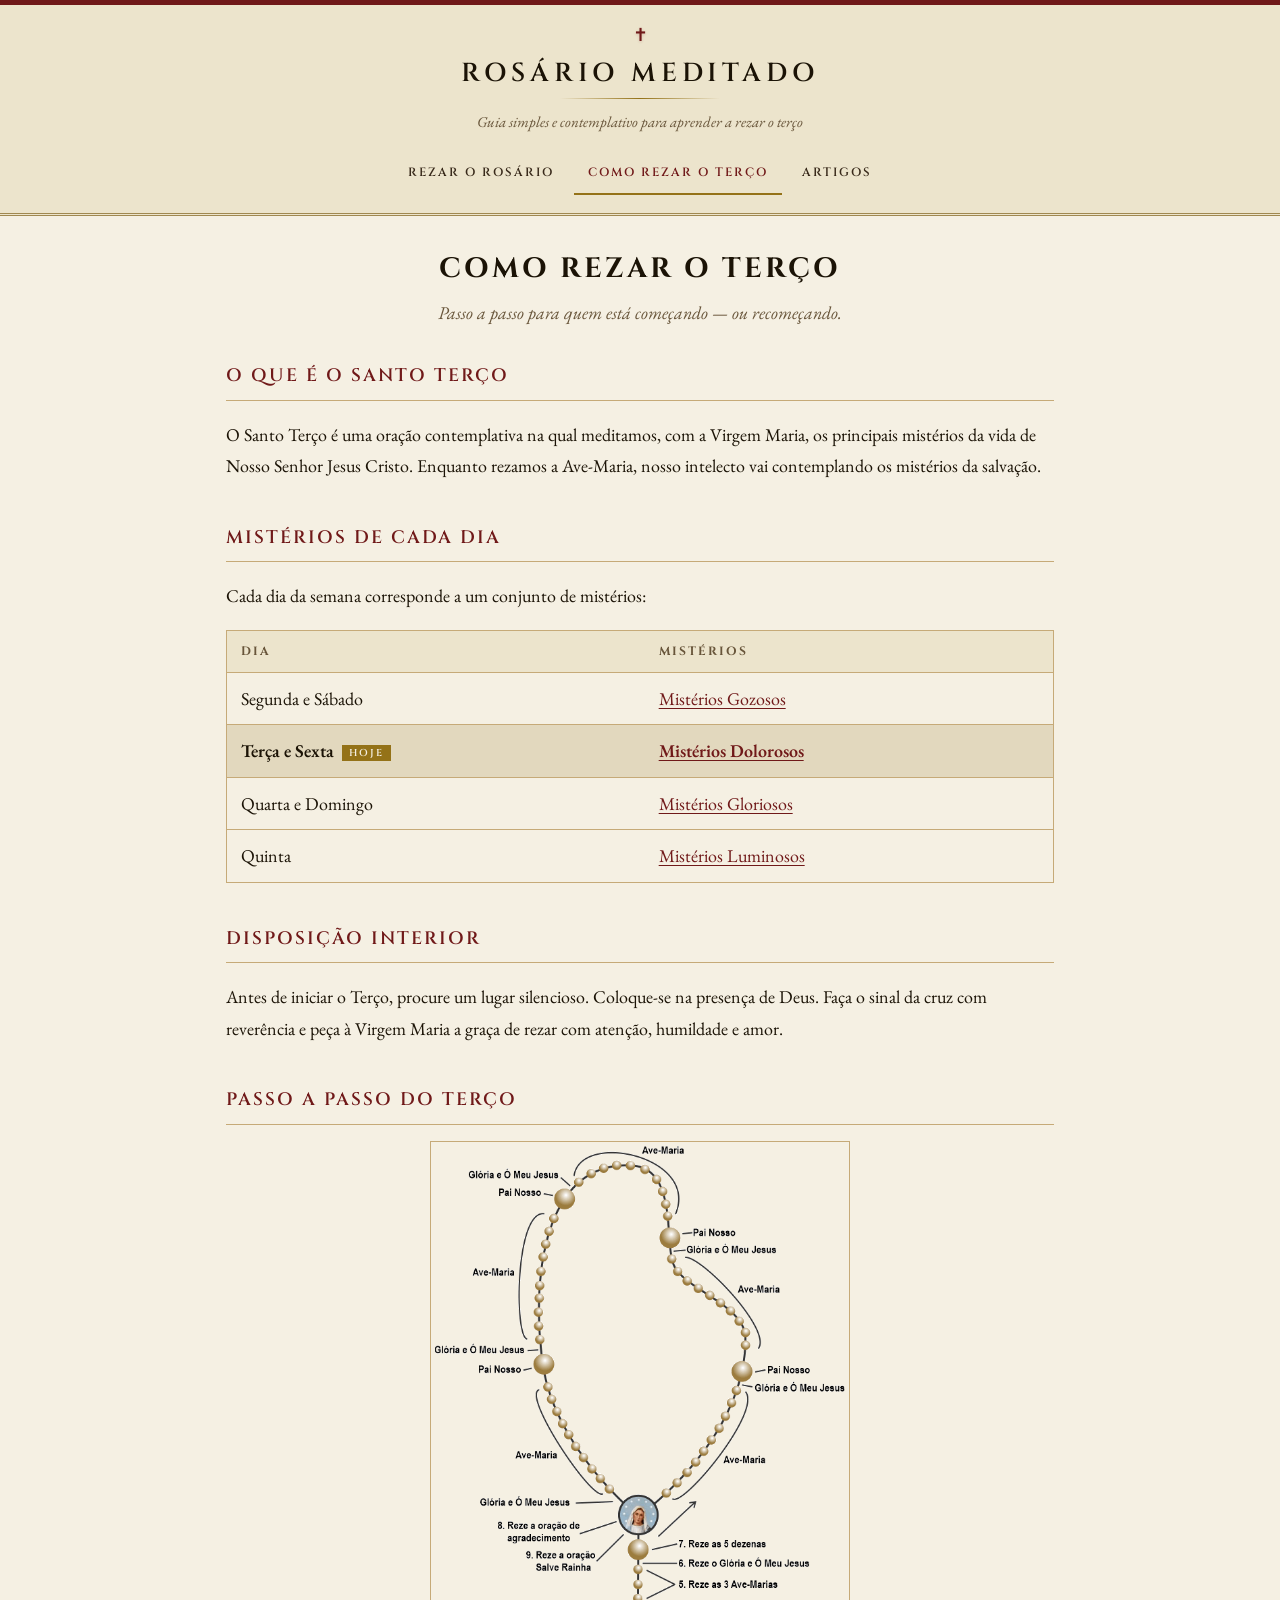
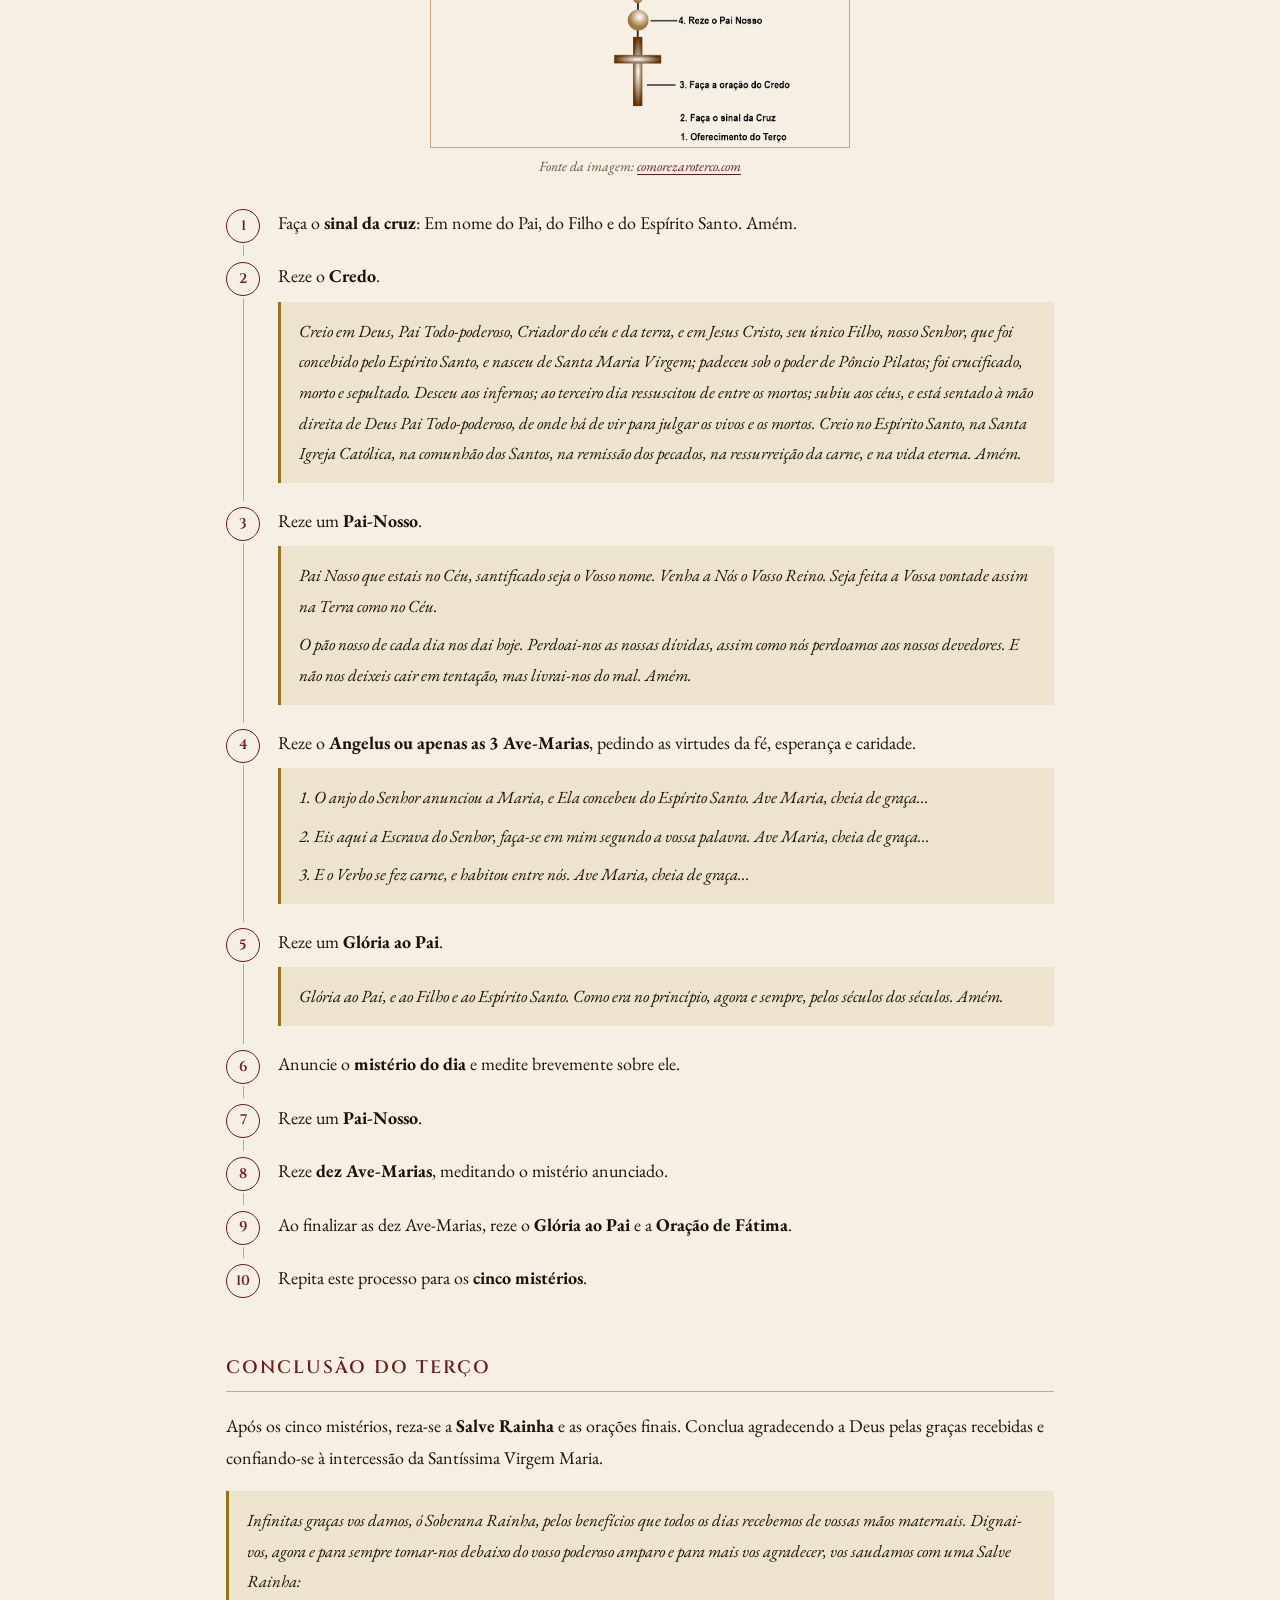
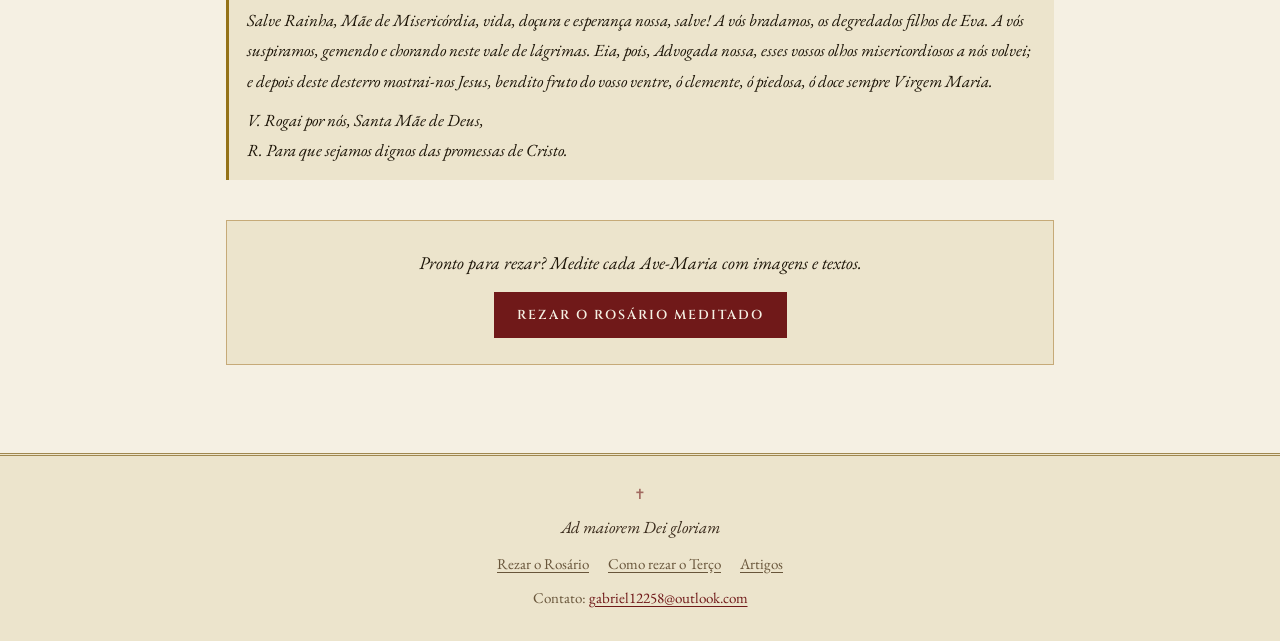
<file: como-rezar-o-terco.html>
<!DOCTYPE html>
<html lang="pt-BR">
<head>
<meta charset="UTF-8">
<meta name="viewport" content="width=device-width, initial-scale=1.0">
<title>Como rezar o Terço – Rosário Meditado</title>
<meta name="description" content="Guia simples e contemplativo, passo a passo, para aprender a rezar o Santo Terço.">
<link rel="icon" href="favicon.png" type="image/png">
<link rel="preconnect" href="https://fonts.googleapis.com">
<link rel="preconnect" href="https://fonts.gstatic.com" crossorigin>
<link rel="stylesheet" href="https://fonts.googleapis.com/css2?family=Cinzel:wght@400;600&family=EB+Garamond:ital,wght@0,400;0,600;1,400&display=swap">
<link rel="stylesheet" href="css/style.css">
</head>

<body>
<a class="skip-link" href="#conteudo">Pular para o conteúdo</a>

<header>
  <a class="brand" href="index.html">Rosário Meditado</a>
  <p class="tagline">Guia simples e contemplativo para aprender a rezar o terço</p>
  <nav class="site-nav" aria-label="Principal">
    <a href="index.html">Rezar o Rosário</a>
    <a href="como-rezar-o-terco.html" aria-current="page">Como rezar o Terço</a>
    <a href="paginaartigos.html">Artigos</a>
  </nav>
</header>

<main id="conteudo" class="page guide">

<h1>Como rezar o Terço</h1>
<p class="lead">Passo a passo para quem está começando — ou recomeçando.</p>

<section>
  <h2>O que é o Santo Terço</h2>
  <p>
    O Santo Terço é uma oração contemplativa na qual meditamos,
    com a Virgem Maria, os principais mistérios da vida de Nosso Senhor
    Jesus Cristo. Enquanto rezamos a Ave-Maria,
    nosso intelecto vai contemplando os mistérios da salvação.
  </p>
</section>

<section>
  <h2>Mistérios de cada dia</h2>
  <p>Cada dia da semana corresponde a um conjunto de mistérios:</p>
  <table class="days-table">
    <thead>
      <tr><th scope="col">Dia</th><th scope="col">Mistérios</th></tr>
    </thead>
    <tbody>
      <tr data-set="gozosos" data-days="1,6"><td>Segunda e Sábado</td><td><a href="index.html#gozosos">Mistérios Gozosos</a></td></tr>
      <tr data-set="dolorosos" data-days="2,5"><td>Terça e Sexta</td><td><a href="index.html#dolorosos">Mistérios Dolorosos</a></td></tr>
      <tr data-set="gloriosos" data-days="0,3"><td>Quarta e Domingo</td><td><a href="index.html#gloriosos">Mistérios Gloriosos</a></td></tr>
      <tr data-set="luminosos" data-days="4"><td>Quinta</td><td><a href="index.html#luminosos">Mistérios Luminosos</a></td></tr>
    </tbody>
  </table>
</section>

<section>
  <h2>Disposição Interior</h2>
  <p>
    Antes de iniciar o Terço, procure um lugar silencioso.
    Coloque-se na presença de Deus.
    Faça o sinal da cruz com reverência e peça à Virgem Maria
    a graça de rezar com atenção, humildade e amor.
  </p>
</section>

<section>
  <h2>Passo a Passo do Terço</h2>

  <figure>
    <img src="images/passo-a-passo.png" alt="Esquema das contas do terço indicando cada oração" class="step-image" loading="lazy">
    <figcaption>Fonte da imagem: <a href="https://comorezaroterco.com/" rel="noopener">comorezaroterco.com</a></figcaption>
  </figure>

  <ol class="steps">
    <li class="step">
      <p>Faça o <strong>sinal da cruz</strong>: Em nome do Pai, do Filho e do Espírito Santo. Amém.</p>
    </li>

    <li class="step">
      <p>Reze o <strong>Credo</strong>.</p>
      <div class="prayer">
        Creio em Deus, Pai Todo-poderoso,
        Criador do céu e da terra,
        e em Jesus Cristo, seu único Filho,
        nosso Senhor,
        que foi concebido pelo Espírito Santo,
        e nasceu de Santa Maria Virgem;
        padeceu sob o poder de Pôncio Pilatos;
        foi crucificado, morto e sepultado.
        Desceu aos infernos; ao terceiro dia ressuscitou de entre os mortos;
        subiu aos céus,
        e está sentado à mão direita de Deus Pai Todo-poderoso,
        de onde há de vir para julgar os vivos e os mortos.
        Creio no Espírito Santo,
        na Santa Igreja Católica,
        na comunhão dos Santos,
        na remissão dos pecados,
        na ressurreição da carne, e na vida eterna. Amém.
      </div>
    </li>

    <li class="step">
      <p>Reze um <strong>Pai-Nosso</strong>.</p>
      <div class="prayer">
        <p>Pai Nosso que estais no Céu, santificado seja o Vosso nome. Venha a Nós o Vosso Reino. Seja feita a Vossa vontade assim na Terra como no Céu.</p>
        <p>O pão nosso de cada dia nos dai hoje. Perdoai-nos as nossas dívidas, assim como nós perdoamos aos nossos devedores. E não nos deixeis cair em tentação, mas livrai-nos do mal. Amém.</p>
      </div>
    </li>

    <li class="step">
      <p>Reze o <strong>Angelus ou apenas as 3 Ave-Marias</strong>,
      pedindo as virtudes da fé, esperança e caridade.</p>
      <div class="prayer">
        <p>1. O anjo do Senhor anunciou a Maria, e Ela concebeu do Espírito Santo. Ave Maria, cheia de graça...</p>
        <p>2. Eis aqui a Escrava do Senhor, faça-se em mim segundo a vossa palavra. Ave Maria, cheia de graça...</p>
        <p>3. E o Verbo se fez carne, e habitou entre nós. Ave Maria, cheia de graça...</p>
      </div>
    </li>

    <li class="step">
      <p>Reze um <strong>Glória ao Pai</strong>.</p>
      <div class="prayer">
        Glória ao Pai, e ao Filho e ao Espírito Santo. Como era no princípio, agora e sempre, pelos séculos dos séculos. Amém.
      </div>
    </li>

    <li class="step">
      <p>Anuncie o <strong>mistério do dia</strong> e medite brevemente sobre ele.</p>
    </li>

    <li class="step">
      <p>Reze um <strong>Pai-Nosso</strong>.</p>
    </li>

    <li class="step">
      <p>Reze <strong>dez Ave-Marias</strong>, meditando o mistério anunciado.</p>
    </li>

    <li class="step">
      <p>Ao finalizar as dez Ave-Marias, reze o <strong>Glória ao Pai</strong> e a <strong>Oração de Fátima</strong>.</p>
    </li>

    <li class="step">
      <p>Repita este processo para os <strong>cinco mistérios</strong>.</p>
    </li>
  </ol>
</section>

<section>
  <h2>Conclusão do Terço</h2>
  <p>
    Após os cinco mistérios, reza-se a <strong>Salve Rainha</strong>
    e as orações finais.
    Conclua agradecendo a Deus pelas graças recebidas
    e confiando-se à intercessão da Santíssima Virgem Maria.
  </p>
  <div class="prayer">
    <p>Infinitas graças vos damos, ó Soberana Rainha, pelos benefícios que todos os dias recebemos de vossas mãos maternais. Dignai-vos, agora e para sempre tomar-nos debaixo do vosso poderoso amparo e para mais vos agradecer, vos saudamos com uma Salve Rainha:</p>
    <p>Salve Rainha, Mãe de Misericórdia, vida, doçura e esperança nossa, salve! A vós bradamos, os degredados filhos de Eva. A vós suspiramos, gemendo e chorando neste vale de lágrimas. Eia, pois, Advogada nossa, esses vossos olhos misericordiosos a nós volvei; e depois deste desterro mostrai-nos Jesus, bendito fruto do vosso ventre, ó clemente, ó piedosa, ó doce sempre Virgem Maria.</p>
    <p>V. Rogai por nós, Santa Mãe de Deus,<br>
    R. Para que sejamos dignos das promessas de Cristo.</p>
  </div>
</section>

<section class="cta-box">
  <p>Pronto para rezar? Medite cada Ave-Maria com imagens e textos.</p>
  <a class="btn" href="index.html">Rezar o Rosário meditado</a>
</section>

</main>

<footer>
  <p class="motto">Ad maiorem Dei gloriam</p>
  <nav aria-label="Rodapé">
    <a href="index.html">Rezar o Rosário</a>
    <a href="como-rezar-o-terco.html">Como rezar o Terço</a>
    <a href="paginaartigos.html">Artigos</a>
  </nav>
  <p>Contato: <a href="mailto:gabriel12258@outlook.com">gabriel12258@outlook.com</a></p>
</footer>

<script src="js/rosario.js" defer></script>
</body>
</html>
</file>
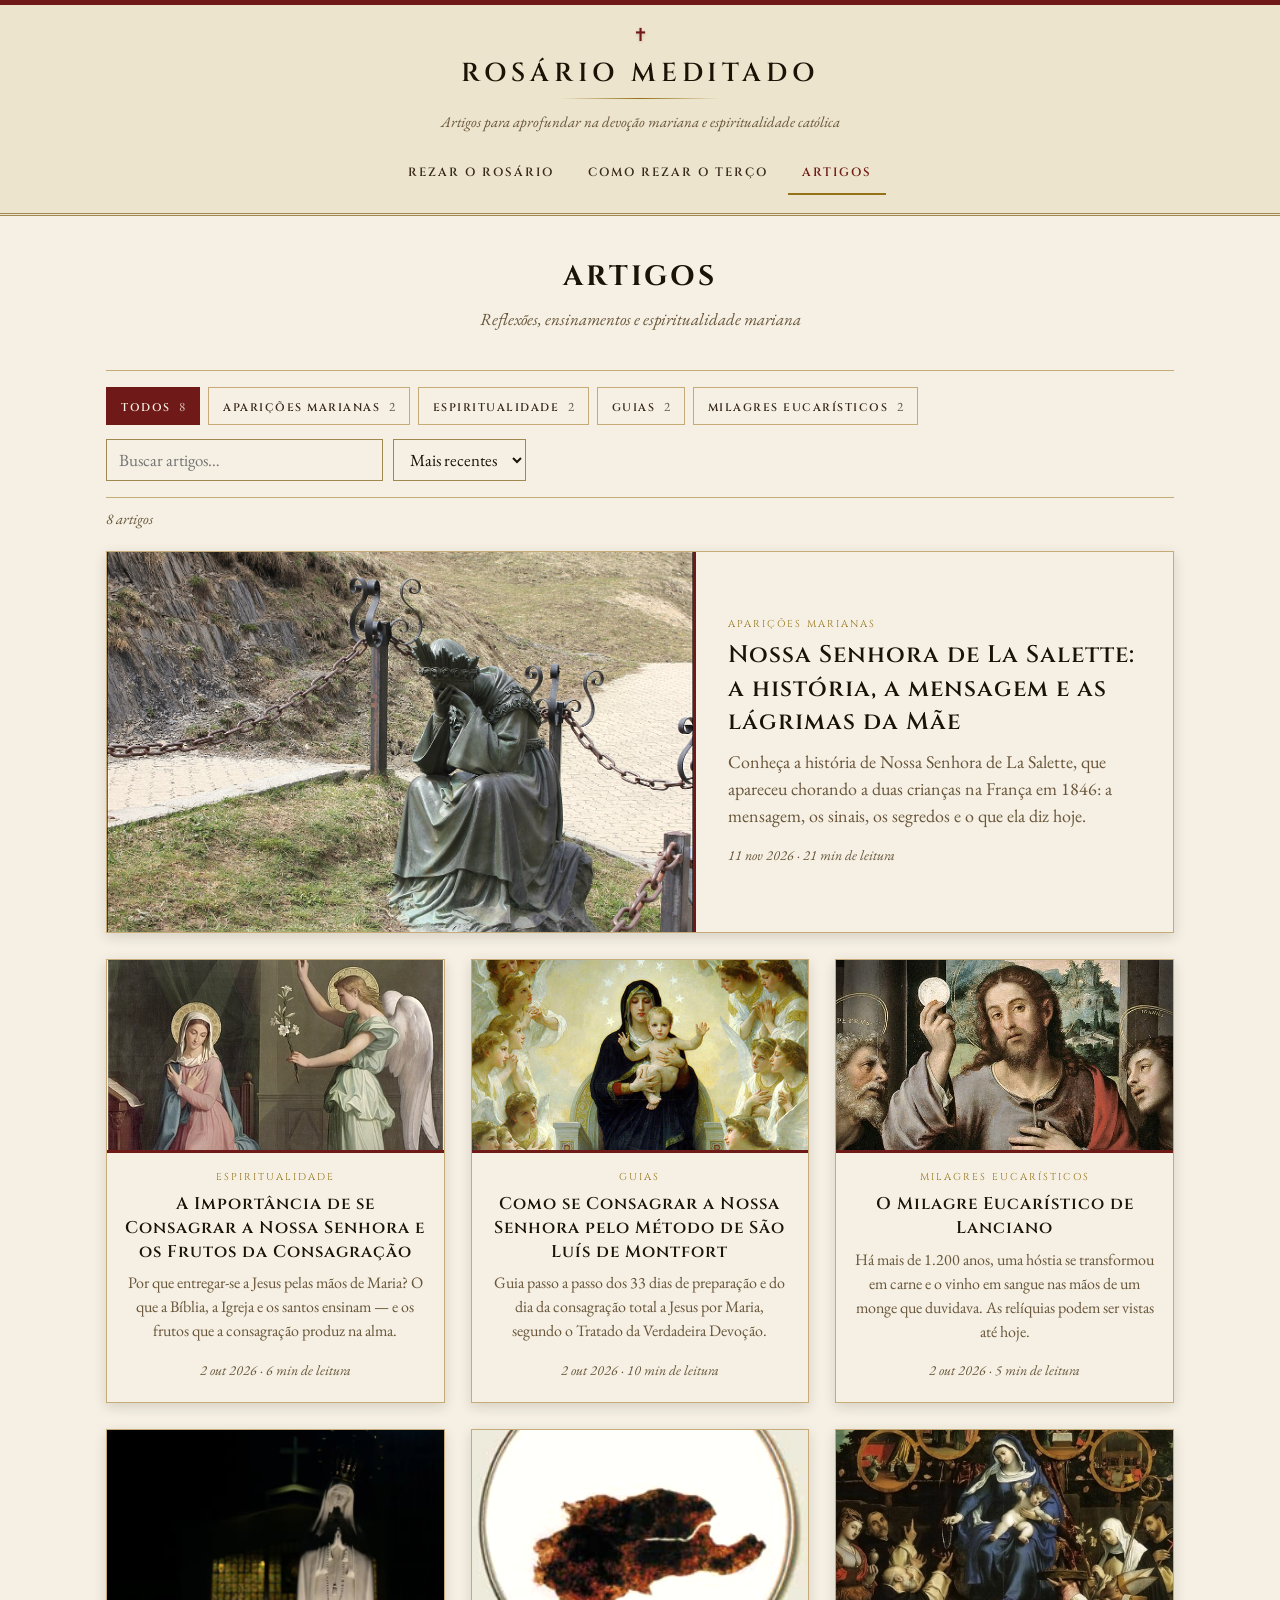
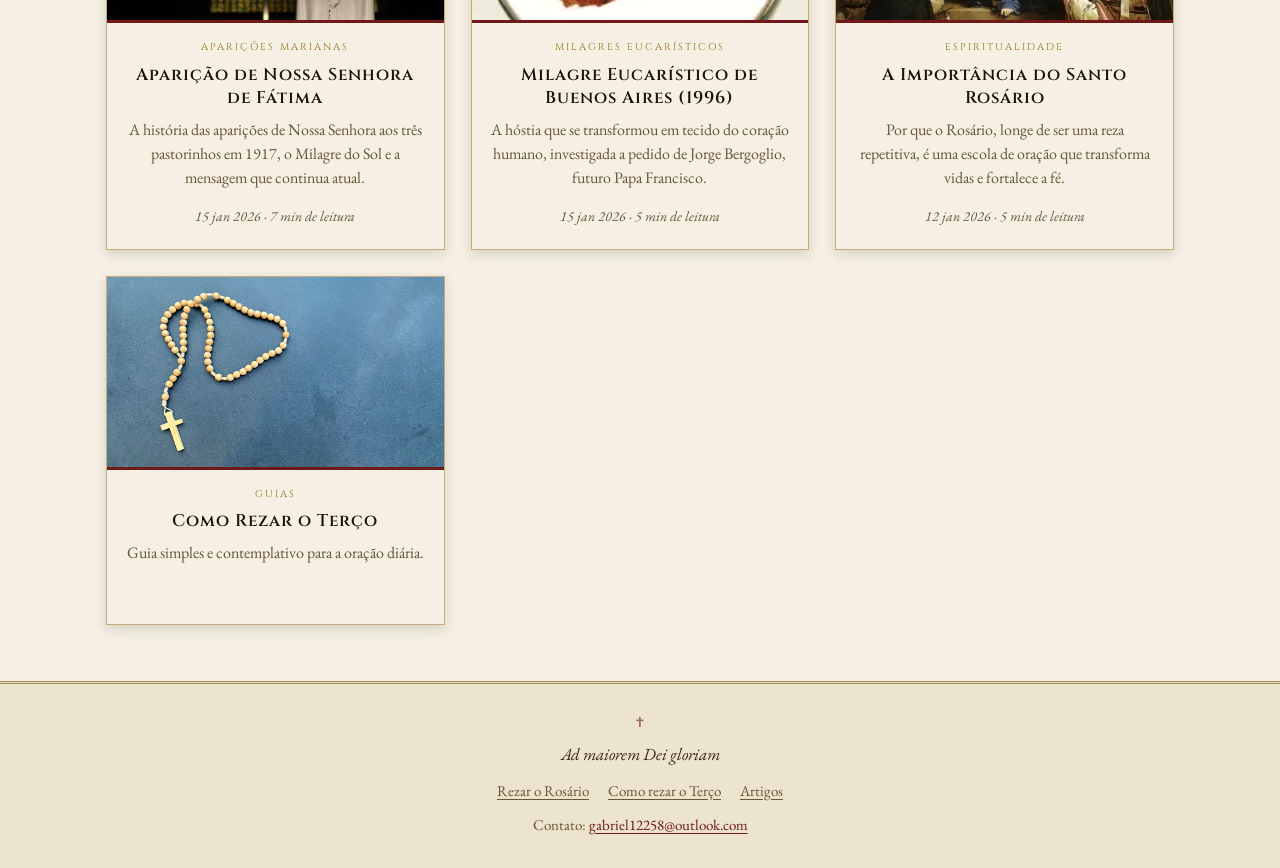
<file: paginaartigos.html>
<!DOCTYPE html>
<html lang="pt-BR">
<head>
<meta charset="UTF-8">
<meta name="viewport" content="width=device-width, initial-scale=1.0">
<meta name="generator" content="rosario-build">
<!-- Página gerada automaticamente por build.js. Edite conteudo/artigos/*.md em vez deste arquivo. -->
<title>Artigos – Rosário Meditado</title>
<meta name="description" content="Artigos para aprofundar na devoção mariana e na espiritualidade católica.">
<link rel="canonical" href="https://rosariomeditado.com/paginaartigos.html">
<meta property="og:site_name" content="Rosário Meditado">
<meta property="og:type" content="website">
<meta property="og:title" content="Artigos">
<meta property="og:description" content="Artigos para aprofundar na devoção mariana e na espiritualidade católica.">
<meta property="og:url" content="https://rosariomeditado.com/paginaartigos.html">
<meta property="og:image" content="https://rosariomeditado.com/favicon.png">
<meta property="og:locale" content="pt_BR">
<link rel="icon" href="favicon.png" type="image/png">
<link rel="preconnect" href="https://fonts.googleapis.com">
<link rel="preconnect" href="https://fonts.gstatic.com" crossorigin>
<link rel="stylesheet" href="https://fonts.googleapis.com/css2?family=Cinzel:wght@400;600&family=EB+Garamond:ital,wght@0,400;0,600;1,400&display=swap">
<link rel="stylesheet" href="css/style.css">
</head>

<body>
<a class="skip-link" href="#conteudo">Pular para o conteúdo</a>

<header>
  <a class="brand" href="index.html">Rosário Meditado</a>
  <p class="tagline">Artigos para aprofundar na devoção mariana e espiritualidade católica</p>
  <nav class="site-nav" aria-label="Principal">
    <a href="index.html">Rezar o Rosário</a>
    <a href="como-rezar-o-terco.html">Como rezar o Terço</a>
    <a href="paginaartigos.html" aria-current="page">Artigos</a>
  </nav>
</header>

<main id="conteudo" class="articles-container">

  <div class="articles-header">
    <h1>Artigos</h1>
    <p>Reflexões, ensinamentos e espiritualidade mariana</p>
  </div>

  <div class="articles-toolbar">
    <div class="chips" role="group" aria-label="Filtrar por categoria">
      <button type="button" class="chip" data-filter="" aria-pressed="true">Todos <span class="chip-count">8</span></button>
      <button type="button" class="chip" data-filter="aparicoes-marianas" aria-pressed="false">Aparições Marianas <span class="chip-count">2</span></button>
      <button type="button" class="chip" data-filter="espiritualidade" aria-pressed="false">Espiritualidade <span class="chip-count">2</span></button>
      <button type="button" class="chip" data-filter="guias" aria-pressed="false">Guias <span class="chip-count">2</span></button>
      <button type="button" class="chip" data-filter="milagres-eucaristicos" aria-pressed="false">Milagres Eucarísticos <span class="chip-count">2</span></button>
    </div>
    <div class="toolbar-row">
      <label class="search">
        <span class="visually-hidden">Buscar artigos</span>
        <input type="search" id="busca" placeholder="Buscar artigos…" autocomplete="off">
      </label>
      <label class="sort">
        <span class="visually-hidden">Ordenar</span>
        <select id="ordem">
          <option value="recentes">Mais recentes</option>
          <option value="antigos">Mais antigos</option>
          <option value="az">Título (A–Z)</option>
        </select>
      </label>
    </div>
  </div>

  <p class="results-count" aria-live="polite"></p>

  <div class="articles-grid" id="lista-artigos">
    <a href="artigos/nossa-senhora-de-la-salette-historia-mensagem.html" class="article-card is-featured" data-category="aparicoes-marianas" data-date="2026-11-11" data-search="nossa senhora de la salette a historia a mensagem e as lagrimas da mae conheca a historia de nossa senhora de la salette que apareceu chorando a duas criancas na franca em 1846 a mensagem os sinais os segredos e o que ela diz hoje aparicoes marianas">
      <img src="/images2/la-salette-capa.jpg" alt="" loading="lazy">
      <div class="article-card-content">
        <span class="card-tag">Aparições Marianas</span>
        <h2>Nossa Senhora de La Salette: a história, a mensagem e as lágrimas da Mãe</h2>
        <p>Conheça a história de Nossa Senhora de La Salette, que apareceu chorando a duas crianças na França em 1846: a mensagem, os sinais, os segredos e o que ela diz hoje.</p>
        <span class="card-meta">11 nov 2026 · 21 min de leitura</span>
      </div>
    </a>
    <a href="artigos/importancia-consagracao-nossa-senhora.html" class="article-card" data-category="espiritualidade" data-date="2026-10-02" data-search="a importancia de se consagrar a nossa senhora e os frutos da consagracao por que entregar se a jesus pelas maos de maria o que a biblia a igreja e os santos ensinam e os frutos que a consagracao produz na alma espiritualidade">
      <img src="/images/gozosos/0.jpg" alt="" loading="lazy">
      <div class="article-card-content">
        <span class="card-tag">Espiritualidade</span>
        <h2>A Importância de se Consagrar a Nossa Senhora e os Frutos da Consagração</h2>
        <p>Por que entregar-se a Jesus pelas mãos de Maria? O que a Bíblia, a Igreja e os santos ensinam — e os frutos que a consagração produz na alma.</p>
        <span class="card-meta">2 out 2026 · 6 min de leitura</span>
      </div>
    </a>
    <a href="artigos/consagracao-nossa-senhora-montfort.html" class="article-card" data-category="guias" data-date="2026-10-02" data-search="como se consagrar a nossa senhora pelo metodo de sao luis de montfort guia passo a passo dos 33 dias de preparacao e do dia da consagracao total a jesus por maria segundo o tratado da verdadeira devocao guias">
      <img src="/images/gloriosos/50.jpg" alt="" loading="lazy">
      <div class="article-card-content">
        <span class="card-tag">Guias</span>
        <h2>Como se Consagrar a Nossa Senhora pelo Método de São Luís de Montfort</h2>
        <p>Guia passo a passo dos 33 dias de preparação e do dia da consagração total a Jesus por Maria, segundo o Tratado da Verdadeira Devoção.</p>
        <span class="card-meta">2 out 2026 · 10 min de leitura</span>
      </div>
    </a>
    <a href="artigos/milagre-lanciano.html" class="article-card" data-category="milagres-eucaristicos" data-date="2026-10-02" data-search="o milagre eucaristico de lanciano ha mais de 1 200 anos uma hostia se transformou em carne e o vinho em sangue nas maos de um monge que duvidava as reliquias podem ser vistas ate hoje milagres eucaristicos">
      <img src="/images/luminosos/47.jpg" alt="" loading="lazy">
      <div class="article-card-content">
        <span class="card-tag">Milagres Eucarísticos</span>
        <h2>O Milagre Eucarístico de Lanciano</h2>
        <p>Há mais de 1.200 anos, uma hóstia se transformou em carne e o vinho em sangue nas mãos de um monge que duvidava. As relíquias podem ser vistas até hoje.</p>
        <span class="card-meta">2 out 2026 · 5 min de leitura</span>
      </div>
    </a>
    <a href="artigos/nossasenhorafatima.html" class="article-card" data-category="aparicoes-marianas" data-date="2026-01-15" data-search="aparicao de nossa senhora de fatima a historia das aparicoes de nossa senhora aos tres pastorinhos em 1917 o milagre do sol e a mensagem que continua atual aparicoes marianas">
      <img src="/images2/7.png" alt="" loading="lazy">
      <div class="article-card-content">
        <span class="card-tag">Aparições Marianas</span>
        <h2>Aparição de Nossa Senhora de Fátima</h2>
        <p>A história das aparições de Nossa Senhora aos três pastorinhos em 1917, o Milagre do Sol e a mensagem que continua atual.</p>
        <span class="card-meta">15 jan 2026 · 7 min de leitura</span>
      </div>
    </a>
    <a href="artigos/milagrebuenoaires.html" class="article-card" data-category="milagres-eucaristicos" data-date="2026-01-15" data-search="milagre eucaristico de buenos aires 1996 a hostia que se transformou em tecido do coracao humano investigada a pedido de jorge bergoglio futuro papa francisco milagres eucaristicos">
      <img src="/images2/12.png" alt="" loading="lazy">
      <div class="article-card-content">
        <span class="card-tag">Milagres Eucarísticos</span>
        <h2>Milagre Eucarístico de Buenos Aires (1996)</h2>
        <p>A hóstia que se transformou em tecido do coração humano, investigada a pedido de Jorge Bergoglio, futuro Papa Francisco.</p>
        <span class="card-meta">15 jan 2026 · 5 min de leitura</span>
      </div>
    </a>
    <a href="artigos/ImportanciaRosario.html" class="article-card" data-category="espiritualidade" data-date="2026-01-12" data-search="a importancia do santo rosario por que o rosario longe de ser uma reza repetitiva e uma escola de oracao que transforma vidas e fortalece a fe espiritualidade">
      <img src="/images2/1.jpg" alt="" loading="lazy">
      <div class="article-card-content">
        <span class="card-tag">Espiritualidade</span>
        <h2>A Importância do Santo Rosário</h2>
        <p>Por que o Rosário, longe de ser uma reza repetitiva, é uma escola de oração que transforma vidas e fortalece a fé.</p>
        <span class="card-meta">12 jan 2026 · 5 min de leitura</span>
      </div>
    </a>
    <a href="como-rezar-o-terco.html" class="article-card" data-category="guias" data-date="" data-search="como rezar o terco guia simples e contemplativo para a oracao diaria guias">
      <img src="/images2/2.jpg" alt="" loading="lazy">
      <div class="article-card-content">
        <span class="card-tag">Guias</span>
        <h2>Como Rezar o Terço</h2>
        <p>Guia simples e contemplativo para a oração diária.</p>
        <span class="card-meta">&nbsp;</span>
      </div>
    </a>
  </div>

  <div class="empty-state" hidden>
    <p>Nenhum artigo encontrado.</p>
    <button type="button" class="btn btn-ghost" data-clear>Limpar filtros</button>
  </div>

  <div class="load-more" hidden>
    <button type="button" class="btn btn-ghost">Ver mais artigos</button>
  </div>

</main>

<footer>
  <p class="motto">Ad maiorem Dei gloriam</p>
  <nav aria-label="Rodapé">
    <a href="index.html">Rezar o Rosário</a>
    <a href="como-rezar-o-terco.html">Como rezar o Terço</a>
    <a href="paginaartigos.html">Artigos</a>
  </nav>
  <p>Contato: <a href="mailto:gabriel12258@outlook.com">gabriel12258@outlook.com</a></p>
</footer>
<script src="js/artigos.js" defer></script>
</body>
</html>
</file>
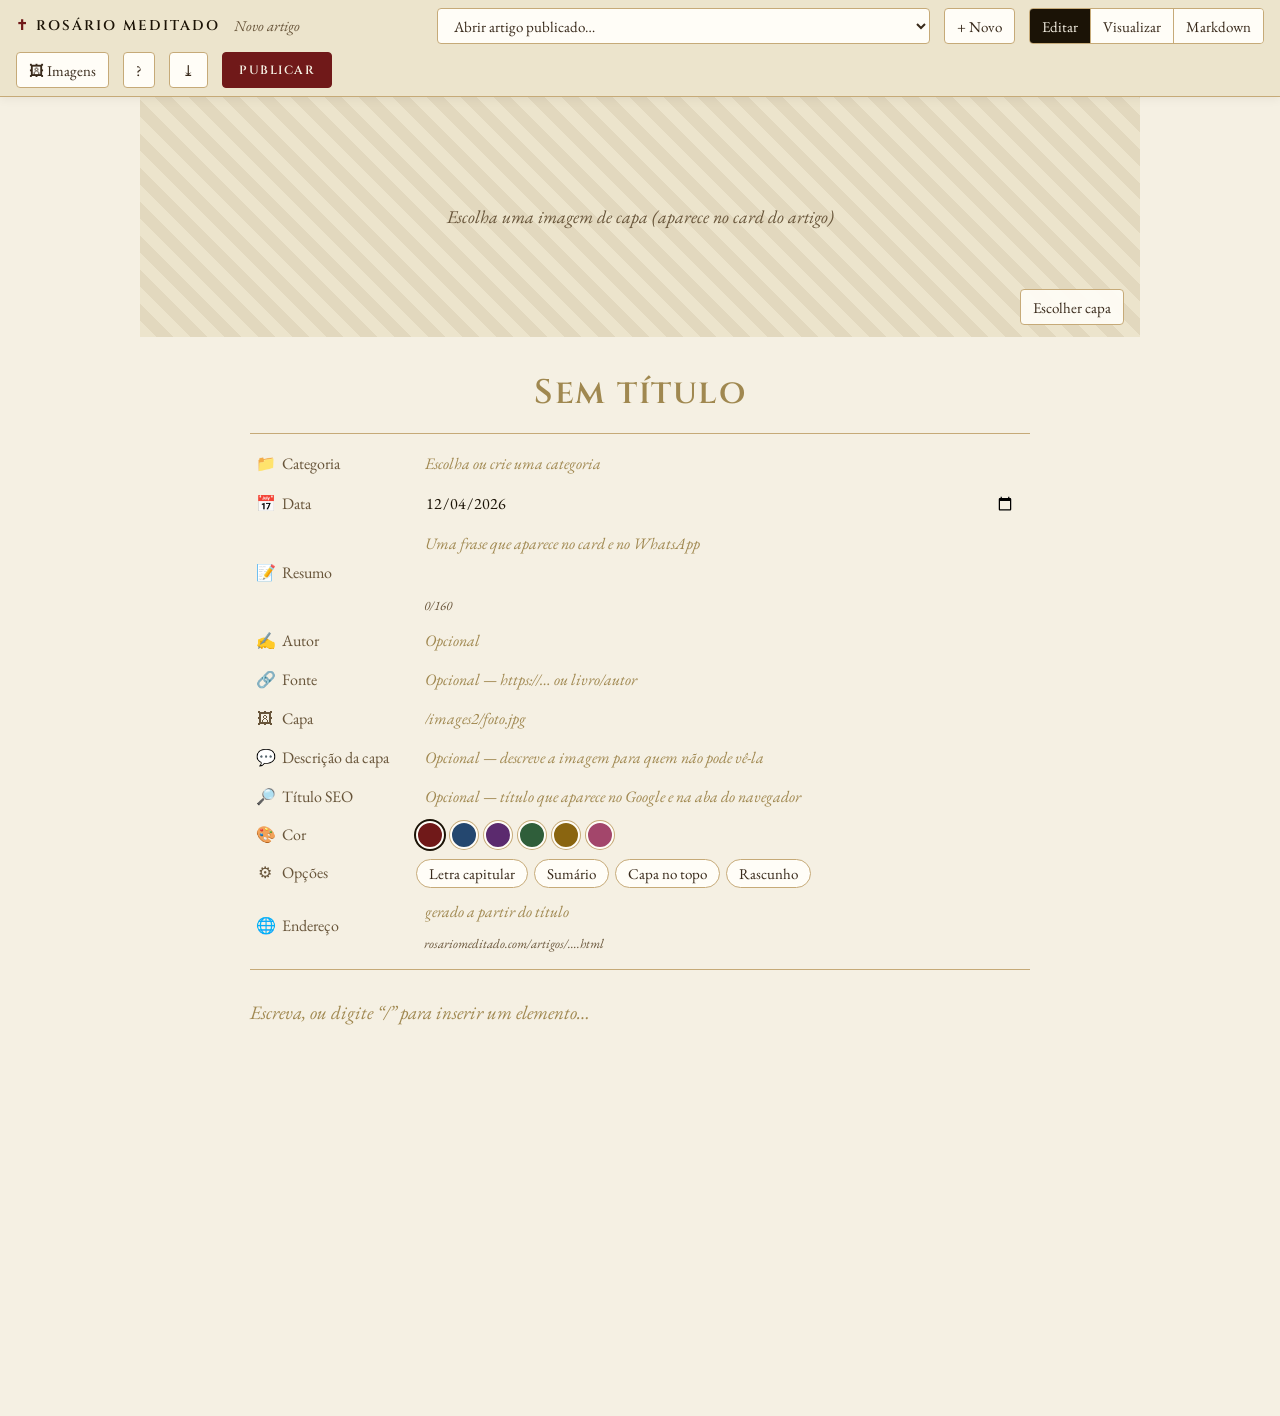
<file: admin/novo-artigo.html>
<!DOCTYPE html>
<html lang="pt-BR">
<head>
<meta charset="UTF-8">
<meta name="viewport" content="width=device-width, initial-scale=1.0">
<meta name="robots" content="noindex, nofollow">
<title>Escrever artigo – Rosário Meditado</title>
<link rel="icon" href="../favicon.png" type="image/png">
<link rel="preconnect" href="https://fonts.googleapis.com">
<link rel="preconnect" href="https://fonts.gstatic.com" crossorigin>
<link rel="stylesheet" href="https://fonts.googleapis.com/css2?family=Cinzel:wght@400;600&family=EB+Garamond:ital,wght@0,400;0,600;1,400&display=swap">
<link rel="stylesheet" href="../css/style.css">
<link rel="stylesheet" href="editor.css">
</head>

<body>

<!-- ── Barra superior ── -->
<div class="ed-top">
  <a class="ed-brand" href="../index.html" title="Voltar ao site">Rosário Meditado</a>
  <span class="ed-mode-label" id="ed-mode-label">Novo artigo</span>
  <span class="ed-top-spacer"></span>
  <span class="ed-saved" id="ed-saved"></span>
  <select id="ed-open" aria-label="Abrir artigo publicado"><option value="">Abrir artigo publicado…</option></select>
  <button type="button" class="ed-btn" id="ed-new">+ Novo</button>
  <div class="ed-seg" id="ed-modes" role="group" aria-label="Modo">
    <button type="button" data-mode="edit" aria-pressed="true">Editar</button>
    <button type="button" data-mode="preview" aria-pressed="false">Visualizar</button>
    <button type="button" data-mode="markdown" aria-pressed="false" title="Texto puro (avançado)">Markdown</button>
  </div>
  <button type="button" class="ed-btn" id="ed-images-open" title="Ver e trocar todas as imagens do artigo">🖼 Imagens</button>
  <button type="button" class="ed-btn" id="ed-help-open" title="Atalhos e ajuda">?</button>
  <button type="button" class="ed-btn" id="ed-download" title="Baixar o arquivo .md">⤓</button>
  <button type="button" class="ed-btn" id="ed-more" title="Mais opções" aria-label="Mais opções">⋯</button>
  <button type="button" class="ed-btn ed-btn-primary" id="ed-publish">Publicar</button>
</div>

<main class="ed-page">

  <div id="ed-doc">
    <!-- Capa -->
    <div class="ed-cover" id="ed-cover">
      <div id="ed-cover-img" style="height:100%"></div>
      <div class="ed-cover-actions">
        <button type="button" class="ed-btn" id="ed-cover-change">Escolher capa</button>
      </div>
    </div>

    <div class="ed-doc">
      <h1 class="ed-title" id="ed-title" contenteditable="true" spellcheck="true" data-ph="Sem título"></h1>

      <!-- Propriedades -->
      <div class="ed-props">
        <label class="ed-prop">
          <span class="ed-prop-label"><span>📁</span>Categoria</span>
          <input data-prop="categoria" list="ed-categorias" placeholder="Escolha ou crie uma categoria">
        </label>
        <datalist id="ed-categorias"></datalist>
        <label class="ed-prop">
          <span class="ed-prop-label"><span>📅</span>Data</span>
          <input type="date" data-prop="data">
        </label>
        <label class="ed-prop">
          <span class="ed-prop-label"><span>📝</span>Resumo</span>
          <span>
            <textarea data-prop="resumo" rows="2" maxlength="220" placeholder="Uma frase que aparece no card e no WhatsApp"></textarea>
            <small id="ed-resumo-count"></small>
          </span>
        </label>
        <label class="ed-prop">
          <span class="ed-prop-label"><span>✍</span>Autor</span>
          <input data-prop="autor" placeholder="Opcional">
        </label>
        <label class="ed-prop">
          <span class="ed-prop-label"><span>🔗</span>Fonte</span>
          <input data-prop="fonte" placeholder="Opcional — https://… ou livro/autor">
        </label>
        <label class="ed-prop">
          <span class="ed-prop-label"><span>🖼</span>Capa</span>
          <input data-prop="capa" placeholder="/images2/foto.jpg">
        </label>
        <label class="ed-prop">
          <span class="ed-prop-label"><span>💬</span>Descrição da capa</span>
          <input data-prop="capa_alt" placeholder="Opcional — descreve a imagem para quem não pode vê-la">
        </label>
        <label class="ed-prop">
          <span class="ed-prop-label"><span>🔎</span>Título SEO</span>
          <input data-prop="titulo_seo" placeholder="Opcional — título que aparece no Google e na aba do navegador">
        </label>
        <div class="ed-prop">
          <span class="ed-prop-label"><span>🎨</span>Cor</span>
          <div class="ed-swatches" id="ed-swatches" role="group" aria-label="Cor do artigo">
            <button type="button" data-cor="vermelho" style="--c:#701919" title="Vermelho — mártires, Pentecostes"></button>
            <button type="button" data-cor="azul" style="--c:#24476f" title="Azul mariano"></button>
            <button type="button" data-cor="roxo" style="--c:#5b2a6e" title="Roxo — Advento e Quaresma"></button>
            <button type="button" data-cor="verde" style="--c:#2f5e3a" title="Verde — Tempo Comum"></button>
            <button type="button" data-cor="dourado" style="--c:#8a6510" title="Dourado — solenidades e festas"></button>
            <button type="button" data-cor="rosa" style="--c:#a3466b" title="Rosa — Gaudete e Laetare"></button>
          </div>
        </div>
        <div class="ed-prop">
          <span class="ed-prop-label"><span>⚙</span>Opções</span>
          <div class="ed-chips" id="ed-options">
            <button type="button" data-opt="capitular" title="Primeira letra grande, como nos manuscritos">Letra capitular</button>
            <button type="button" data-opt="sumario" title="Lista os subtítulos no início do artigo">Sumário</button>
            <button type="button" data-opt="capa_topo" title="Mostra a capa no topo do artigo">Capa no topo</button>
            <button type="button" data-opt="rascunho" title="Salva no GitHub sem publicar no site">Rascunho</button>
          </div>
        </div>
        <label class="ed-prop">
          <span class="ed-prop-label"><span>🌐</span>Endereço</span>
          <span>
            <input id="ed-arquivo" placeholder="gerado a partir do título">
            <small id="ed-url"></small>
          </span>
        </label>
      </div>

      <!-- Conteúdo -->
      <div id="ed-article">
        <div class="article-content ed-blocks" id="ed-blocks"></div>
      </div>
      <button type="button" class="ed-add-below" id="ed-add-below" aria-label="Continuar escrevendo"></button>
    </div>
  </div>

  <div class="ed-preview" id="ed-preview" hidden></div>
  <textarea class="ed-markdown" id="ed-markdown" spellcheck="false" hidden></textarea>
</main>

<!-- Menus flutuantes -->
<div class="ed-pop ed-menu" id="ed-menu" hidden></div>
<div class="ed-pop" id="ed-emoji" hidden></div>
<div class="ed-inline" id="ed-inline" hidden>
  <button type="button" data-cmd="bold" title="Negrito (Ctrl+B)"><b>N</b></button>
  <button type="button" data-cmd="italic" title="Itálico (Ctrl+I)"><i>I</i></button>
  <button type="button" data-cmd="mark" title="Marcar (Ctrl+E)">Marcar</button>
  <button type="button" data-cmd="link" title="Link (Ctrl+K)">Link</button>
  <button type="button" data-cmd="clear" title="Remover formatação">✕</button>
</div>
<div class="ed-toast" id="ed-toast" hidden role="status"></div>

<!-- Escolher imagem -->
<dialog class="ed-dialog" id="ed-picker">
  <div class="ed-dialog-head">
    <h2 data-picker-title>Escolha uma imagem</h2>
    <button type="button" class="ed-btn" data-close>Fechar</button>
  </div>
  <div class="ed-pick-bar">
    <div class="ed-pick-tabs" role="group" aria-label="Pastas de imagens"></div>
    <input type="search" id="ed-pick-search" placeholder="Buscar pelo nome do arquivo…" autocomplete="off">
  </div>
  <div class="image-grid"></div>
  <div class="image-path">
    <input id="ed-image-path" placeholder="Ou digite o caminho: /images2/nova-foto.jpg">
    <button type="button" class="ed-btn" data-use-path>Usar</button>
  </div>
  <div class="ed-dialog-foot">
    <small>Imagem nova? <a href="https://github.com/leirbagfs29/rosariowebsite/upload/main/images2" target="_blank" rel="noopener">Envie para a pasta images2 no GitHub</a> e digite o nome acima.</small>
    <button type="button" class="ed-btn ed-btn-primary" data-insert data-multi hidden>Inserir</button>
  </div>
</dialog>

<!-- Imagens deste artigo -->
<dialog class="ed-dialog" id="ed-images">
  <div class="ed-dialog-head">
    <h2>Imagens deste artigo</h2>
    <button type="button" class="ed-btn" data-close>Fechar</button>
  </div>
  <p class="ed-images-hint">Troque qualquer imagem do artigo sem procurar no texto. Ideal ao duplicar um artigo para usar como base.</p>
  <div class="ed-images-list"></div>
</dialog>

<!-- Ajuda -->
<dialog class="ed-dialog" id="ed-help">
  <div class="ed-dialog-head">
    <h2>Como usar o editor</h2>
    <button type="button" class="ed-btn" data-close>Fechar</button>
  </div>
  <div class="ed-help-grid">
    <code>/</code><span>Abre o menu de elementos (oração, imagem, caixa, vídeo…). Continue digitando para filtrar: <code>/ora</code></span>
    <code>+</code><span>Passe o mouse à esquerda de um bloco e clique no <b>+</b> para inserir abaixo dele.</span>
    <code>⋮⋮</code><span>Arraste para mudar a ordem dos blocos. Clique para transformar, duplicar ou excluir.</span>
    <code>##␣</code><span>No início de uma linha vira subtítulo (<code>###␣</code> subtítulo menor).</span>
    <code>-␣</code><span>Lista com marcadores · <code>1.␣</code> lista numerada · <code>&gt;␣</code> citação</span>
    <code>---</code><span>Separador com cruz.</span>
    <kbd>Ctrl+B / I / E / K</kbd><span>Negrito · itálico · marcar · link (ou selecione o texto e use a barra).</span>
    <kbd>Ctrl+Z / Ctrl+Y</kbd><span>Desfazer · refazer</span>
    <kbd>Ctrl+D</kbd><span>Duplicar bloco</span>
    <kbd>Esc</kbd><span>Seleciona o bloco inteiro (depois <kbd>Delete</kbd> exclui, <kbd>Alt+↑↓</kbd> move).</span>
    <kbd>Enter ×2</kbd><span>Dentro de caixas e orações, duas vezes Enter sai do bloco.</span>
    <span>🖼</span><span><b>Segure e arraste a imagem</b> para movê-la: soltando no lado esquerdo ou direito, o texto contorna; no meio, fica centralizada. No celular, segure meio segundo antes de arrastar.</span>
    <span>↔</span><span><b>Arraste as bordas</b> da imagem para aumentar ou diminuir o tamanho. Clicar na imagem também mostra os botões de posição e tamanho (P, M, G).</span>
    <span>📋</span><span>Colar um texto com vários parágrafos cria os blocos automaticamente.</span>
    <span>🖼</span><span>O botão <b>🖼 Imagens</b> lista a capa e todas as imagens do artigo para trocar de uma vez. Também dá para trocar clicando em <b>Trocar imagem</b> sobre cada imagem, ou com clique duplo nela.</span>
    <span>⧉</span><span>Em <b>Abrir artigo publicado… → Duplicar como base</b>, um artigo existente vira o ponto de partida de um artigo <b>novo</b> (o original não muda).</span>
  </div>
  <p style="margin-top:18px"><b>Publicar:</b> clique em <b>Publicar</b> → abre o GitHub com o arquivo pronto → botão verde <b>Commit changes</b>. Em 1–2 minutos o artigo está no site.</p>
</dialog>

<script src="../js/markdown.js"></script>
<script src="editor.js"></script>
</body>
</html>
</file>
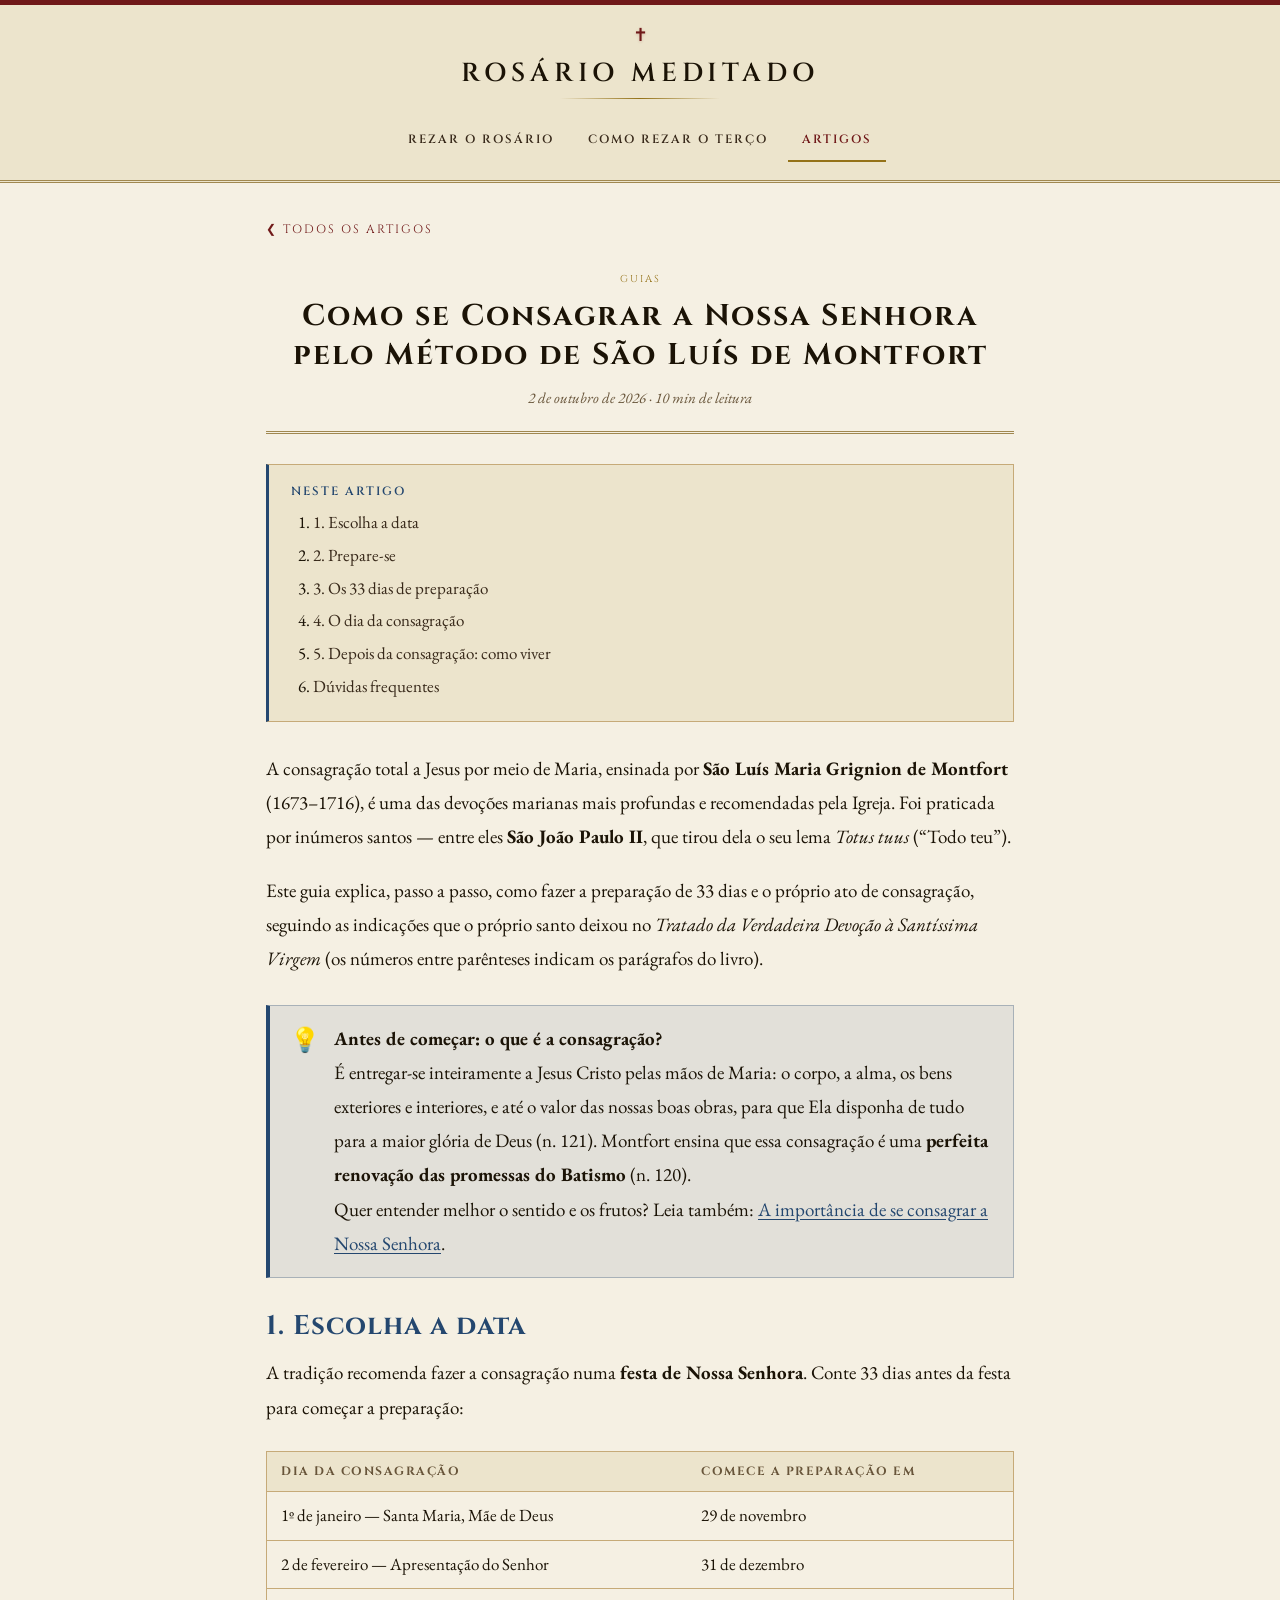
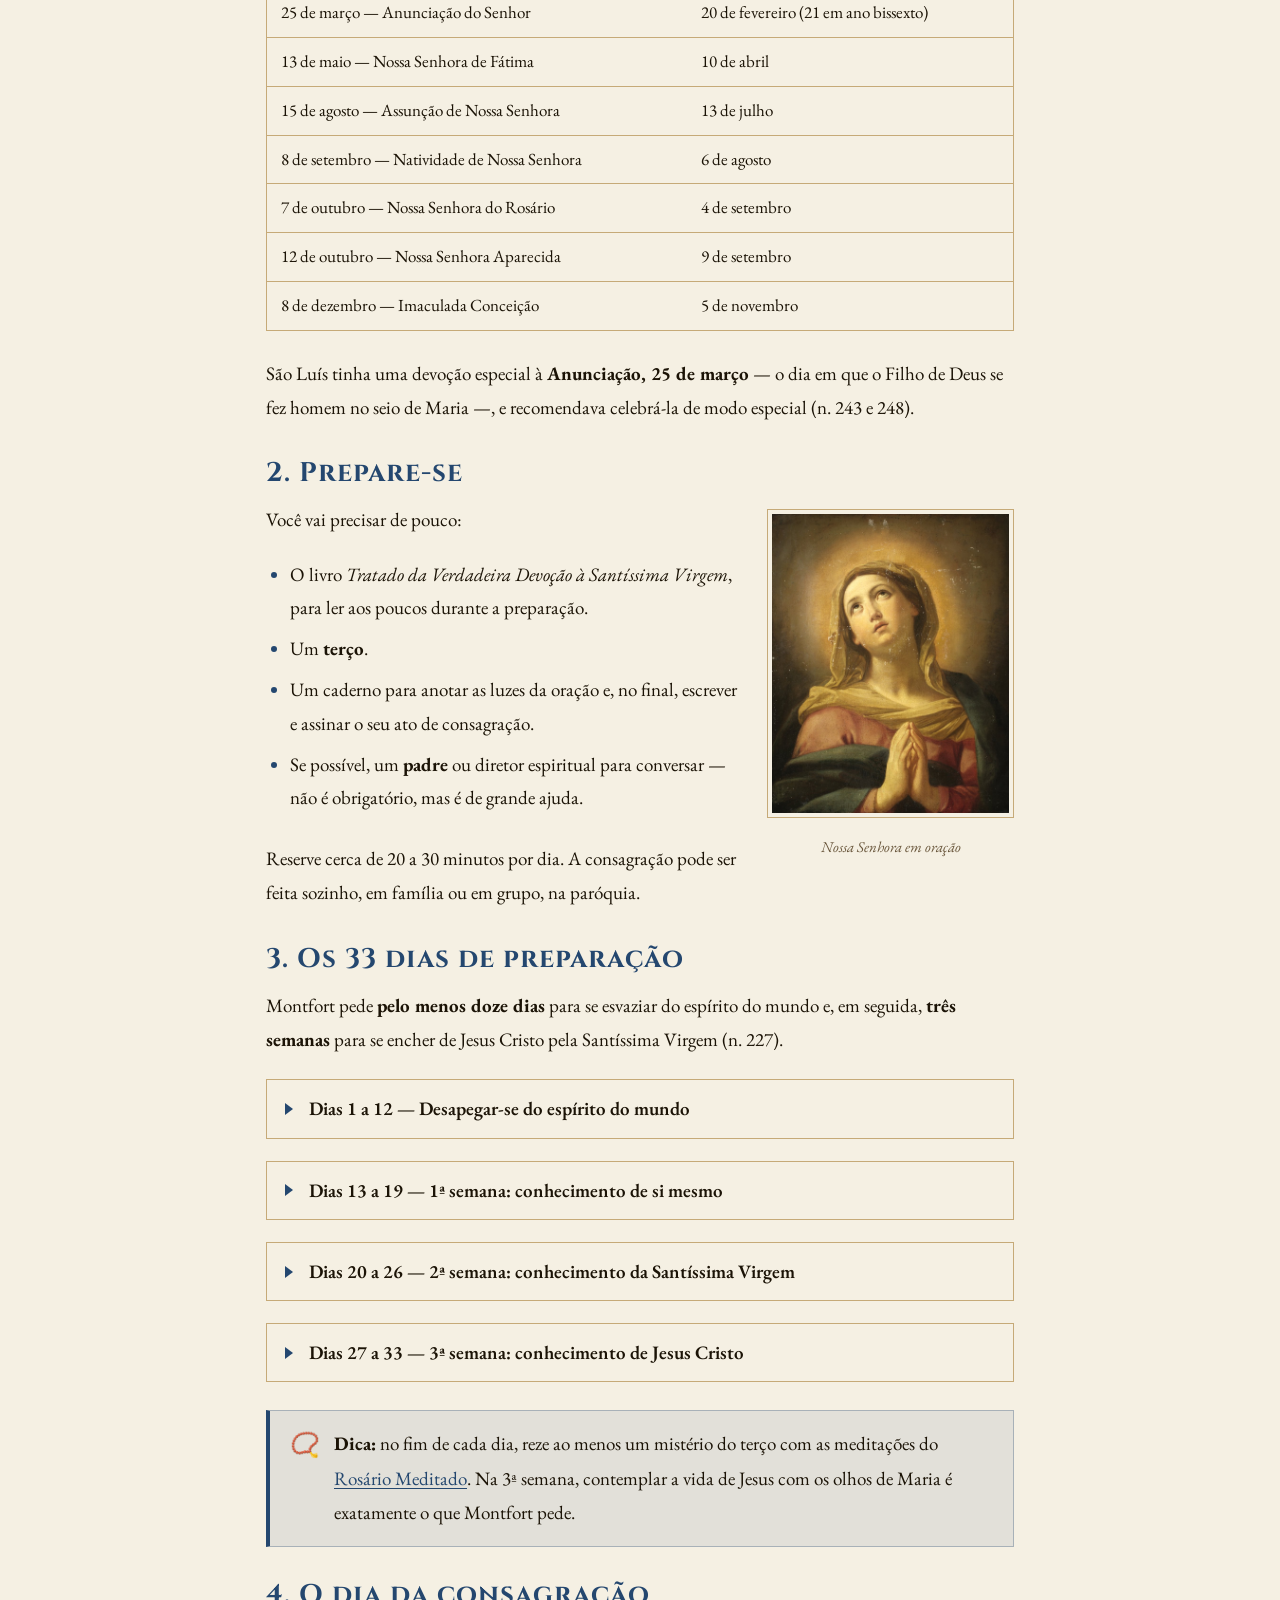
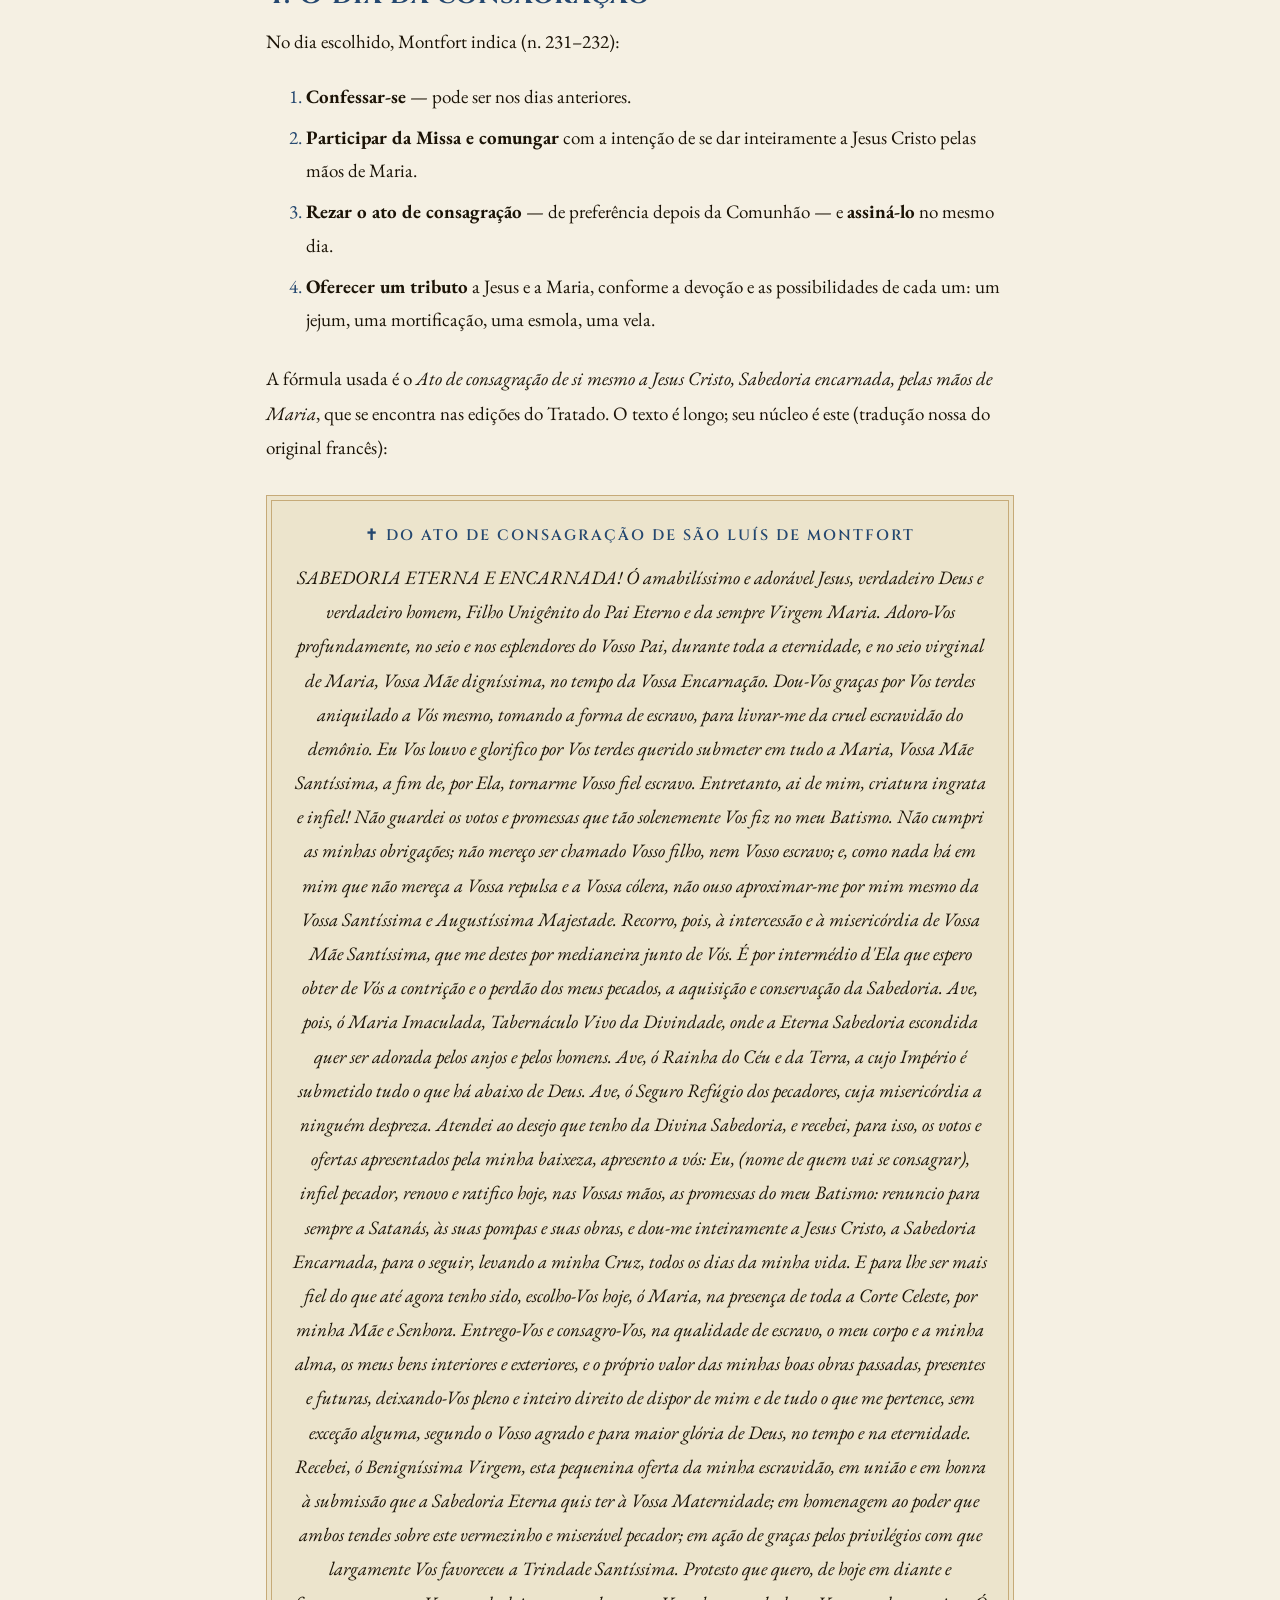
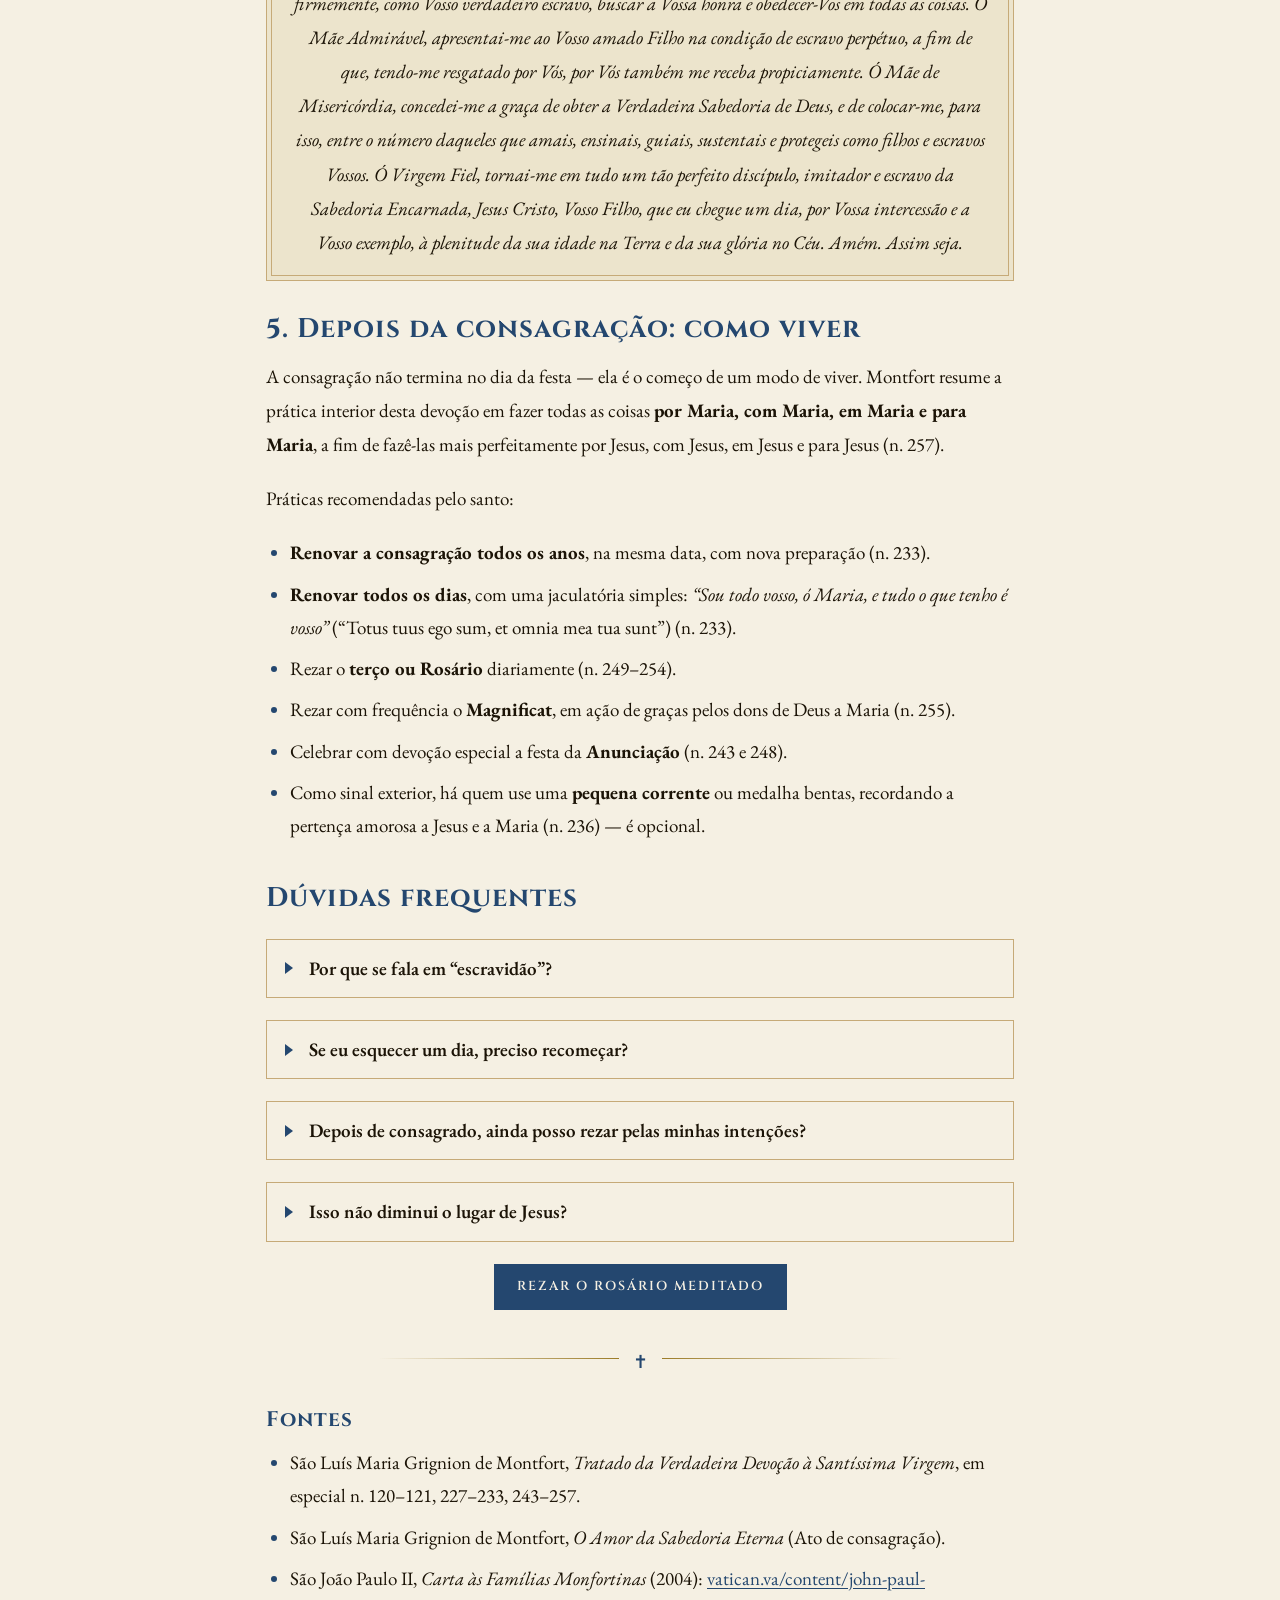
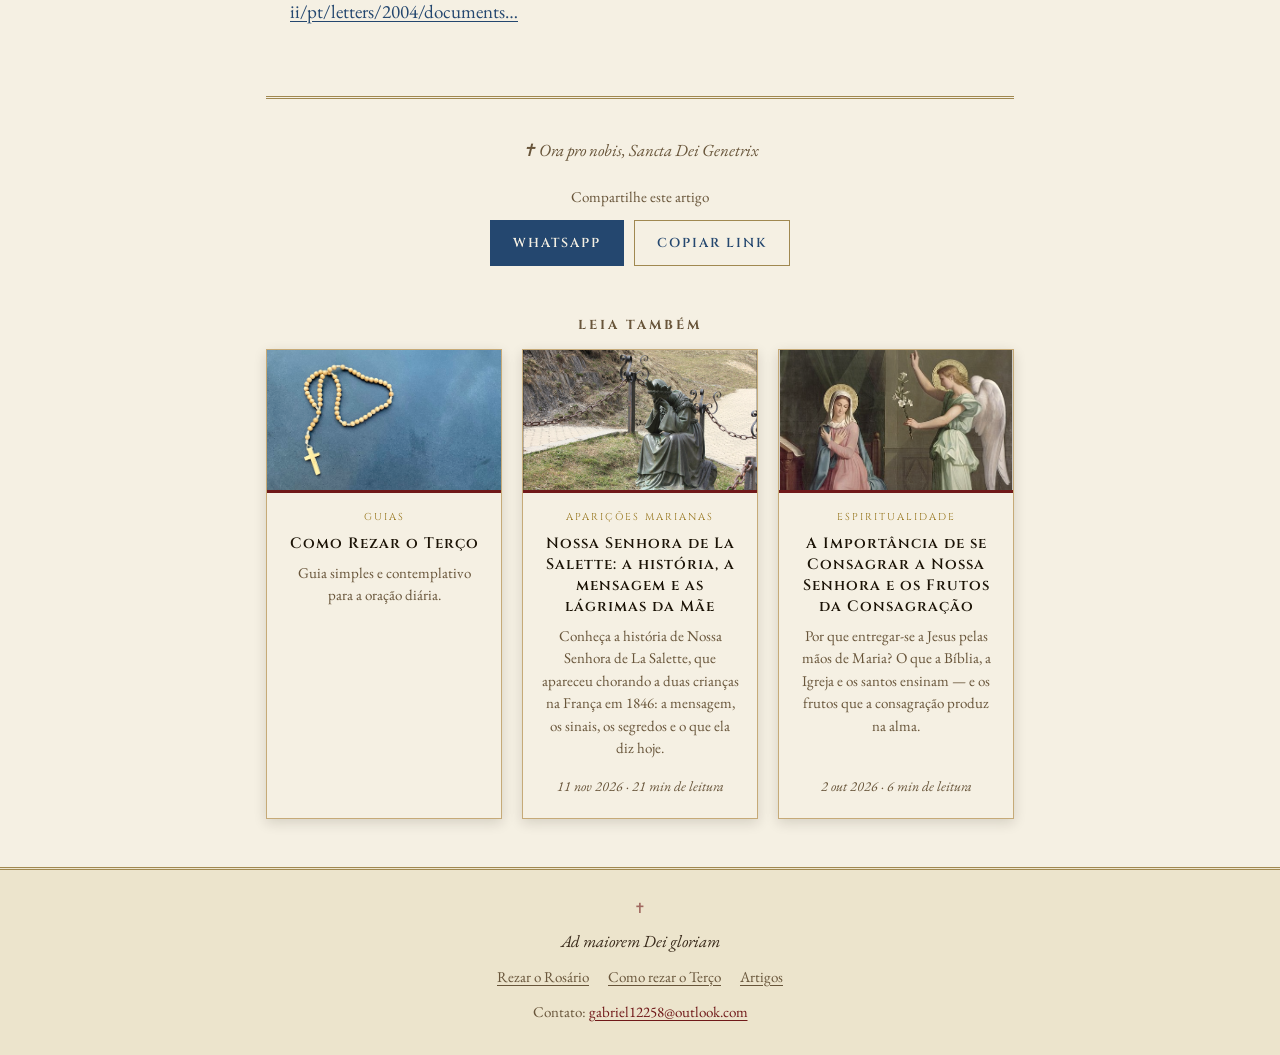
<file: artigos/consagracao-nossa-senhora-montfort.html>
<!DOCTYPE html>
<html lang="pt-BR">
<head>
<meta charset="UTF-8">
<meta name="viewport" content="width=device-width, initial-scale=1.0">
<meta name="generator" content="rosario-build">
<!-- Página gerada automaticamente por build.js. Edite conteudo/artigos/*.md em vez deste arquivo. -->
<title>Como se Consagrar a Nossa Senhora pelo Método de São Luís de Montfort – Rosário Meditado</title>
<meta name="description" content="Guia passo a passo dos 33 dias de preparação e do dia da consagração total a Jesus por Maria, segundo o Tratado da Verdadeira Devoção.">
<link rel="canonical" href="https://rosariomeditado.com/artigos/consagracao-nossa-senhora-montfort.html">
<meta property="og:site_name" content="Rosário Meditado">
<meta property="og:type" content="article">
<meta property="og:title" content="Como se Consagrar a Nossa Senhora pelo Método de São Luís de Montfort">
<meta property="og:description" content="Guia passo a passo dos 33 dias de preparação e do dia da consagração total a Jesus por Maria, segundo o Tratado da Verdadeira Devoção.">
<meta property="og:url" content="https://rosariomeditado.com/artigos/consagracao-nossa-senhora-montfort.html">
<meta property="og:image" content="https://rosariomeditado.com/images/gloriosos/50.jpg">
<meta property="og:locale" content="pt_BR">
<link rel="icon" href="../favicon.png" type="image/png">
<link rel="preconnect" href="https://fonts.googleapis.com">
<link rel="preconnect" href="https://fonts.gstatic.com" crossorigin>
<link rel="stylesheet" href="https://fonts.googleapis.com/css2?family=Cinzel:wght@400;600&family=EB+Garamond:ital,wght@0,400;0,600;1,400&display=swap">
<link rel="stylesheet" href="../css/style.css">
<script type="application/ld+json">{"@context":"https://schema.org","@type":"Article","headline":"Como se Consagrar a Nossa Senhora pelo Método de São Luís de Montfort","description":"Guia passo a passo dos 33 dias de preparação e do dia da consagração total a Jesus por Maria, segundo o Tratado da Verdadeira Devoção.","image":"https://rosariomeditado.com/images/gloriosos/50.jpg","datePublished":"2026-10-02","inLanguage":"pt-BR","mainEntityOfPage":"https://rosariomeditado.com/artigos/consagracao-nossa-senhora-montfort.html"}</script>
</head>

<body>
<a class="skip-link" href="#conteudo">Pular para o conteúdo</a>

<header>
  <a class="brand" href="../index.html">Rosário Meditado</a>
  <nav class="site-nav" aria-label="Principal">
    <a href="../index.html">Rezar o Rosário</a>
    <a href="../como-rezar-o-terco.html">Como rezar o Terço</a>
    <a href="../paginaartigos.html" aria-current="page">Artigos</a>
  </nav>
</header>

<main id="conteudo" class="article-container">
  <a class="back-link" href="../paginaartigos.html">❮ Todos os artigos</a>

  <article class="tema-azul">
    <div class="article-header">
      <a class="card-tag article-category" href="../paginaartigos.html?categoria=guias">Guias</a>
      <h1>Como se Consagrar a Nossa Senhora pelo Método de São Luís de Montfort</h1>
      <p class="article-meta"><time datetime="2026-10-02">2 de outubro de 2026</time> · 10 min de leitura</p>
    </div>

<nav class="toc" aria-label="Sumário">
  <p class="toc-title">Neste artigo</p>
  <ol>
    <li><a href="#1-escolha-a-data">1. Escolha a data</a></li>
    <li><a href="#2-prepare-se">2. Prepare-se</a></li>
    <li><a href="#3-os-33-dias-de-preparacao">3. Os 33 dias de preparação</a></li>
    <li><a href="#4-o-dia-da-consagracao">4. O dia da consagração</a></li>
    <li><a href="#5-depois-da-consagracao-como-viver">5. Depois da consagração: como viver</a></li>
    <li><a href="#duvidas-frequentes">Dúvidas frequentes</a></li>
  </ol>
</nav>

    <div class="article-content">
<p>A consagração total a Jesus por meio de Maria, ensinada por <strong>São Luís Maria Grignion de Montfort</strong> (1673–1716), é uma das devoções marianas mais profundas e recomendadas pela Igreja. Foi praticada por inúmeros santos — entre eles <strong>São João Paulo II</strong>, que tirou dela o seu lema <em>Totus tuus</em> (“Todo teu”).</p>
<p>Este guia explica, passo a passo, como fazer a preparação de 33 dias e o próprio ato de consagração, seguindo as indicações que o próprio santo deixou no <em>Tratado da Verdadeira Devoção à Santíssima Virgem</em> (os números entre parênteses indicam os parágrafos do livro).</p>
<aside class="callout callout-azul has-icon">
  <span class="callout-icon" aria-hidden="true">💡</span>
  <div class="callout-body">
<p><strong>Antes de começar: o que é a consagração?</strong><br>
É entregar-se inteiramente a Jesus Cristo pelas mãos de Maria: o corpo, a alma, os bens exteriores e interiores, e até o valor das nossas boas obras, para que Ela disponha de tudo para a maior glória de Deus (n. 121). Montfort ensina que essa consagração é uma <strong>perfeita renovação das promessas do Batismo</strong> (n. 120).<br>
Quer entender melhor o sentido e os frutos? Leia também: <a href="/artigos/importancia-consagracao-nossa-senhora.html">A importância de se consagrar a Nossa Senhora</a>.</p>
  </div>
</aside>
<h2 id="1-escolha-a-data">1. Escolha a data</h2>
<p>A tradição recomenda fazer a consagração numa <strong>festa de Nossa Senhora</strong>. Conte 33 dias antes da festa para começar a preparação:</p>
<div class="table-wrap"><table>
<thead><tr><th>Dia da consagração</th><th>Comece a preparação em</th></tr></thead>
<tbody>
<tr><td>1º de janeiro — Santa Maria, Mãe de Deus</td><td>29 de novembro</td></tr>
<tr><td>2 de fevereiro — Apresentação do Senhor</td><td>31 de dezembro</td></tr>
<tr><td>25 de março — Anunciação do Senhor</td><td>20 de fevereiro (21 em ano bissexto)</td></tr>
<tr><td>13 de maio — Nossa Senhora de Fátima</td><td>10 de abril</td></tr>
<tr><td>15 de agosto — Assunção de Nossa Senhora</td><td>13 de julho</td></tr>
<tr><td>8 de setembro — Natividade de Nossa Senhora</td><td>6 de agosto</td></tr>
<tr><td>7 de outubro — Nossa Senhora do Rosário</td><td>4 de setembro</td></tr>
<tr><td>12 de outubro — Nossa Senhora Aparecida</td><td>9 de setembro</td></tr>
<tr><td>8 de dezembro — Imaculada Conceição</td><td>5 de novembro</td></tr>
</tbody>
</table></div>
<p>São Luís tinha uma devoção especial à <strong>Anunciação, 25 de março</strong> — o dia em que o Filho de Deus se fez homem no seio de Maria —, e recomendava celebrá-la de modo especial (n. 243 e 248).</p>
<h2 id="2-prepare-se">2. Prepare-se</h2>
<figure class="article-figure size-pequena align-right"><img src="/images/gozosos/9.jpg" alt="Nossa Senhora em oração" loading="lazy"><figcaption>Nossa Senhora em oração</figcaption></figure>
<p>Você vai precisar de pouco:</p>
<ul>
<li>O livro <em>Tratado da Verdadeira Devoção à Santíssima Virgem</em>, para ler aos poucos durante a preparação.</li>
<li>Um <strong>terço</strong>.</li>
<li>Um caderno para anotar as luzes da oração e, no final, escrever e assinar o seu ato de consagração.</li>
<li>Se possível, um <strong>padre</strong> ou diretor espiritual para conversar — não é obrigatório, mas é de grande ajuda.</li>
</ul>
<p>Reserve cerca de 20 a 30 minutos por dia. A consagração pode ser feita sozinho, em família ou em grupo, na paróquia.</p>
<h2 id="3-os-33-dias-de-preparacao">3. Os 33 dias de preparação</h2>
<p>Montfort pede <strong>pelo menos doze dias</strong> para se esvaziar do espírito do mundo e, em seguida, <strong>três semanas</strong> para se encher de Jesus Cristo pela Santíssima Virgem (n. 227).</p>
<details class="toggle-block">
  <summary>Dias 1 a 12 — Desapegar-se do espírito do mundo</summary>
  <div class="toggle-body">
<p>O objetivo é reconhecer e rejeitar tudo o que, em nós, é contrário ao espírito do Evangelho: vaidade, apego às coisas, busca de aprovação, comodismo.<br>
Os manuais tradicionais de preparação costumam indicar, para estes dias, a oração do Veni Creator Spiritus, a Ave Maris Stella e a meditação do Evangelho e da Imitação de Cristo.<br>
Pergunta para cada dia: “O que, na minha vida, ainda pertence mais ao mundo do que a Deus?”</p>
  </div>
</details>
<details class="toggle-block">
  <summary>Dias 13 a 19 — 1ª semana: conhecimento de si mesmo</summary>
  <div class="toggle-body">
<p>Durante esta semana, todas as orações e atos de piedade são oferecidos para pedir o <strong>conhecimento de si mesmo</strong> e a <strong>contrição dos pecados</strong>, tudo num espírito de humildade (n. 228).<br>
Orações indicadas por Montfort: a Ladainha do Espírito Santo, a Ave Maris Stella e as ladainhas, repetindo a súplica do cego do Evangelho: “Senhor, que eu veja!” (Lc 18,41).<br>
Bom momento para fazer um exame de consciência sério e preparar uma boa confissão.</p>
  </div>
</details>
<details class="toggle-block">
  <summary>Dias 20 a 26 — 2ª semana: conhecimento da Santíssima Virgem</summary>
  <div class="toggle-body">
<p>Agora, todas as orações e trabalhos do dia são oferecidos para <strong>conhecer Nossa Senhora</strong>, pedindo esse conhecimento ao Espírito Santo (n. 229).<br>
Orações indicadas: a Ladainha do Espírito Santo, a Ave Maris Stella e o <strong>terço ou Rosário todos os dias</strong>.<br>
Leia no Tratado as passagens sobre quem é Maria e sobre o seu papel no plano de Deus.</p>
  </div>
</details>
<details class="toggle-block">
  <summary>Dias 27 a 33 — 3ª semana: conhecimento de Jesus Cristo</summary>
  <div class="toggle-body">
<p>A última semana é dedicada a <strong>conhecer Jesus Cristo</strong>, a Sabedoria encarnada (n. 230).<br>
Orações indicadas: a oração de Santo Agostinho (“Que eu Vos conheça, Senhor, e que me conheça a mim”), a Ladainha do Espírito Santo, a Ave Maris Stella e a Ladainha do Santíssimo Nome de Jesus.<br>
Medite especialmente nos mistérios da vida de Cristo — e reze o Rosário meditando cada um deles.</p>
  </div>
</details>
<aside class="callout callout-azul has-icon">
  <span class="callout-icon" aria-hidden="true">📿</span>
  <div class="callout-body">
<p><strong>Dica:</strong> no fim de cada dia, reze ao menos um mistério do terço com as meditações do <a href="/index.html">Rosário Meditado</a>. Na 3ª semana, contemplar a vida de Jesus com os olhos de Maria é exatamente o que Montfort pede.</p>
  </div>
</aside>
<h2 id="4-o-dia-da-consagracao">4. O dia da consagração</h2>
<p>No dia escolhido, Montfort indica (n. 231–232):</p>
<ol>
<li><strong>Confessar-se</strong> — pode ser nos dias anteriores.</li>
<li><strong>Participar da Missa e comungar</strong> com a intenção de se dar inteiramente a Jesus Cristo pelas mãos de Maria.</li>
<li><strong>Rezar o ato de consagração</strong> — de preferência depois da Comunhão — e <strong>assiná-lo</strong> no mesmo dia.</li>
<li><strong>Oferecer um tributo</strong> a Jesus e a Maria, conforme a devoção e as possibilidades de cada um: um jejum, uma mortificação, uma esmola, uma vela.</li>
</ol>
<p>A fórmula usada é o <em>Ato de consagração de si mesmo a Jesus Cristo, Sabedoria encarnada, pelas mãos de Maria</em>, que se encontra nas edições do Tratado. O texto é longo; seu núcleo é este (tradução nossa do original francês):</p>
<div class="prayer-box">
  <p class="prayer-box-title">Do Ato de Consagração de São Luís de Montfort</p>
<p>SABEDORIA ETERNA E ENCARNADA! Ó amabilíssimo e adorável Jesus, verdadeiro Deus e verdadeiro homem, Filho Unigênito do Pai Eterno e da sempre Virgem Maria. Adoro-Vos profundamente, no seio e nos esplendores do Vosso Pai, durante toda a eternidade, e no seio virginal de Maria, Vossa Mãe digníssima, no tempo da Vossa Encarnação. Dou-Vos graças por Vos terdes aniquilado a Vós mesmo, tomando a forma de escravo, para livrar-me da cruel escravidão do demônio. Eu Vos louvo e glorifico por Vos terdes querido submeter em tudo a Maria, Vossa Mãe Santíssima, a fim de, por Ela, tornarme Vosso fiel escravo. Entretanto, ai de mim, criatura ingrata e infiel! Não guardei os votos e promessas que tão solenemente Vos fiz no meu Batismo. Não cumpri as minhas obrigações; não mereço ser chamado Vosso filho, nem Vosso escravo; e, como nada há em mim que não mereça a Vossa repulsa e a Vossa cólera, não ouso aproximar-me por mim mesmo da Vossa Santíssima e Augustíssima Majestade. Recorro, pois, à intercessão e à misericórdia de Vossa Mãe Santíssima, que me destes por medianeira junto de Vós. É por intermédio d'Ela que espero obter de Vós a contrição e o perdão dos meus pecados, a aquisição e conservação da Sabedoria.  Ave, pois, ó Maria Imaculada, Tabernáculo Vivo da Divindade, onde a Eterna Sabedoria escondida quer ser adorada pelos anjos e pelos homens. Ave, ó Rainha do Céu e da Terra, a cujo Império é submetido tudo o que há abaixo de Deus. Ave, ó Seguro Refúgio dos pecadores, cuja misericórdia a ninguém despreza. Atendei ao desejo que tenho da Divina Sabedoria, e recebei, para isso, os votos e ofertas apresentados pela minha baixeza, apresento a vós:  Eu, (nome de quem vai se consagrar), infiel pecador, renovo e ratifico hoje, nas Vossas mãos, as promessas do meu Batismo: renuncio para sempre a Satanás, às suas pompas e suas obras, e dou-me inteiramente a Jesus Cristo, a Sabedoria Encarnada, para o seguir, levando a minha Cruz, todos os dias da minha vida. E para lhe ser mais fiel do que até agora tenho sido, escolho-Vos hoje, ó Maria, na presença de toda a Corte Celeste, por minha Mãe e Senhora. Entrego-Vos e consagro-Vos, na qualidade de escravo, o meu corpo e a minha alma, os meus bens interiores e exteriores, e o próprio valor das minhas boas obras passadas, presentes e futuras, deixando-Vos pleno e inteiro direito de dispor de mim e de tudo o que me pertence, sem exceção alguma, segundo o Vosso agrado e para maior glória de Deus, no tempo e na eternidade.  Recebei, ó Benigníssima Virgem, esta pequenina oferta da minha escravidão, em união e em honra à submissão que a Sabedoria Eterna quis ter à Vossa Maternidade; em homenagem ao poder que ambos tendes sobre este vermezinho e miserável pecador; em ação de graças pelos privilégios com que largamente Vos favoreceu a Trindade Santíssima. Protesto que quero, de hoje em diante e firmemente, como Vosso verdadeiro escravo, buscar a Vossa honra e obedecer-Vos em todas as coisas. Ó Mãe Admirável, apresentai-me ao Vosso amado Filho na condição de escravo perpétuo, a fim de que, tendo-me resgatado por Vós, por Vós também me receba propiciamente.  Ó Mãe de Misericórdia, concedei-me a graça de obter a Verdadeira Sabedoria de Deus, e de colocar-me, para isso, entre o número daqueles que amais, ensinais, guiais, sustentais e protegeis como filhos e escravos Vossos. Ó Virgem Fiel, tornai-me em tudo um tão perfeito discípulo, imitador e escravo da Sabedoria Encarnada, Jesus Cristo, Vosso Filho, que eu chegue um dia, por Vossa intercessão e a Vosso exemplo, à plenitude da sua idade na Terra e da sua glória no Céu. Amém. Assim seja.</p>
</div>
<h2 id="5-depois-da-consagracao-como-viver">5. Depois da consagração: como viver</h2>
<p>A consagração não termina no dia da festa — ela é o começo de um modo de viver. Montfort resume a prática interior desta devoção em fazer todas as coisas <strong>por Maria, com Maria, em Maria e para Maria</strong>, a fim de fazê-las mais perfeitamente por Jesus, com Jesus, em Jesus e para Jesus (n. 257).</p>
<p>Práticas recomendadas pelo santo:</p>
<ul>
<li><strong>Renovar a consagração todos os anos</strong>, na mesma data, com nova preparação (n. 233).</li>
<li><strong>Renovar todos os dias</strong>, com uma jaculatória simples: <em>“Sou todo vosso, ó Maria, e tudo o que tenho é vosso”</em> (“Totus tuus ego sum, et omnia mea tua sunt”) (n. 233).</li>
<li>Rezar o <strong>terço ou Rosário</strong> diariamente (n. 249–254).</li>
<li>Rezar com frequência o <strong>Magnificat</strong>, em ação de graças pelos dons de Deus a Maria (n. 255).</li>
<li>Celebrar com devoção especial a festa da <strong>Anunciação</strong> (n. 243 e 248).</li>
<li>Como sinal exterior, há quem use uma <strong>pequena corrente</strong> ou medalha bentas, recordando a pertença amorosa a Jesus e a Maria (n. 236) — é opcional.</li>
</ul>
<h2 id="duvidas-frequentes">Dúvidas frequentes</h2>
<details class="toggle-block">
  <summary>Por que se fala em “escravidão”?</summary>
  <div class="toggle-body">
<p>Montfort usa a expressão “santa escravidão de amor” para indicar uma pertença <strong>total e livre</strong>, por amor — como a própria Virgem, que se disse “a serva do Senhor” (Lc 1,38). Não tem nada a ver com uma escravidão imposta: é a entrega de quem escolhe pertencer inteiramente a Deus.</p>
  </div>
</details>
<details class="toggle-block">
  <summary>Se eu esquecer um dia, preciso recomeçar?</summary>
  <div class="toggle-body">
<p>Não há uma regra rígida no Tratado sobre isso. Se perder um dia, retome com paz e, se possível, recupere as orações. O que importa é a sinceridade do coração e o desejo de se dar a Jesus por Maria — e não a perfeição do cumprimento.</p>
  </div>
</details>
<details class="toggle-block">
  <summary>Depois de consagrado, ainda posso rezar pelas minhas intenções?</summary>
  <div class="toggle-body">
<p>Sim. Você continua rezando pela família, pelos amigos e por tudo o que precisa. A diferença é que entrega a Maria o valor das suas boas obras, confiando que Ela, como Mãe, saberá aplicá-lo da melhor forma.</p>
  </div>
</details>
<details class="toggle-block">
  <summary>Isso não diminui o lugar de Jesus?</summary>
  <div class="toggle-body">
<p>Ao contrário. A consagração é feita <strong>a Jesus Cristo pelas mãos de Maria</strong>. Como lembrou São João Paulo II, citando Montfort: quanto mais uma alma estiver consagrada a Maria, tanto mais estará consagrada a Jesus Cristo.</p>
  </div>
</details>
<p class="button-line"><a class="btn" href="/index.html">Rezar o Rosário meditado</a></p>
<hr>
<h3 id="fontes">Fontes</h3>
<ul>
<li>São Luís Maria Grignion de Montfort, <em>Tratado da Verdadeira Devoção à Santíssima Virgem</em>, em especial n. 120–121, 227–233, 243–257.</li>
<li>São Luís Maria Grignion de Montfort, <em>O Amor da Sabedoria Eterna</em> (Ato de consagração).</li>
<li>São João Paulo II, <em>Carta às Famílias Monfortinas</em> (2004): <a href="https://www.vatican.va/content/john-paul-ii/pt/letters/2004/documents/hf_jp-ii_let_20040113_famiglie-monfortane.html" target="_blank" rel="noopener">vatican.va/content/john-paul-ii/pt/letters/2004/documents…</a></li>
</ul>
    </div>

    <div class="article-footer">
      <p>✝ Ora pro nobis, Sancta Dei Genetrix</p>
      <div class="share">
        <span class="share-label">Compartilhe este artigo</span>
        <a class="btn" href="https://wa.me/?text=Como%20se%20Consagrar%20a%20Nossa%20Senhora%20pelo%20M%C3%A9todo%20de%20S%C3%A3o%20Lu%C3%ADs%20de%20Montfort%20https%3A%2F%2Frosariomeditado.com%2Fartigos%2Fconsagracao-nossa-senhora-montfort.html" target="_blank" rel="noopener" data-share="whatsapp">WhatsApp</a>
        <button class="btn btn-ghost" type="button" data-share="copy" data-url="https://rosariomeditado.com/artigos/consagracao-nossa-senhora-montfort.html">Copiar link</button>
      </div>
    </div>
  </article>

  <section class="related" aria-labelledby="related-title">
    <h2 id="related-title" class="section-label">Leia também</h2>
    <div class="articles-grid related-grid">
    <a href="../como-rezar-o-terco.html" class="article-card" data-category="guias" data-date="" data-search="como rezar o terco guia simples e contemplativo para a oracao diaria guias">
      <img src="/images2/2.jpg" alt="" loading="lazy">
      <div class="article-card-content">
        <span class="card-tag">Guias</span>
        <h2>Como Rezar o Terço</h2>
        <p>Guia simples e contemplativo para a oração diária.</p>
        <span class="card-meta">&nbsp;</span>
      </div>
    </a>
    <a href="../artigos/nossa-senhora-de-la-salette-historia-mensagem.html" class="article-card" data-category="aparicoes-marianas" data-date="2026-11-11" data-search="nossa senhora de la salette a historia a mensagem e as lagrimas da mae conheca a historia de nossa senhora de la salette que apareceu chorando a duas criancas na franca em 1846 a mensagem os sinais os segredos e o que ela diz hoje aparicoes marianas">
      <img src="/images2/la-salette-capa.jpg" alt="" loading="lazy">
      <div class="article-card-content">
        <span class="card-tag">Aparições Marianas</span>
        <h2>Nossa Senhora de La Salette: a história, a mensagem e as lágrimas da Mãe</h2>
        <p>Conheça a história de Nossa Senhora de La Salette, que apareceu chorando a duas crianças na França em 1846: a mensagem, os sinais, os segredos e o que ela diz hoje.</p>
        <span class="card-meta">11 nov 2026 · 21 min de leitura</span>
      </div>
    </a>
    <a href="../artigos/importancia-consagracao-nossa-senhora.html" class="article-card" data-category="espiritualidade" data-date="2026-10-02" data-search="a importancia de se consagrar a nossa senhora e os frutos da consagracao por que entregar se a jesus pelas maos de maria o que a biblia a igreja e os santos ensinam e os frutos que a consagracao produz na alma espiritualidade">
      <img src="/images/gozosos/0.jpg" alt="" loading="lazy">
      <div class="article-card-content">
        <span class="card-tag">Espiritualidade</span>
        <h2>A Importância de se Consagrar a Nossa Senhora e os Frutos da Consagração</h2>
        <p>Por que entregar-se a Jesus pelas mãos de Maria? O que a Bíblia, a Igreja e os santos ensinam — e os frutos que a consagração produz na alma.</p>
        <span class="card-meta">2 out 2026 · 6 min de leitura</span>
      </div>
    </a>
    </div>
  </section>
</main>

<footer>
  <p class="motto">Ad maiorem Dei gloriam</p>
  <nav aria-label="Rodapé">
    <a href="../index.html">Rezar o Rosário</a>
    <a href="../como-rezar-o-terco.html">Como rezar o Terço</a>
    <a href="../paginaartigos.html">Artigos</a>
  </nav>
  <p>Contato: <a href="mailto:gabriel12258@outlook.com">gabriel12258@outlook.com</a></p>
</footer>
<script src="../js/artigos.js" defer></script>
</body>
</html>
</file>
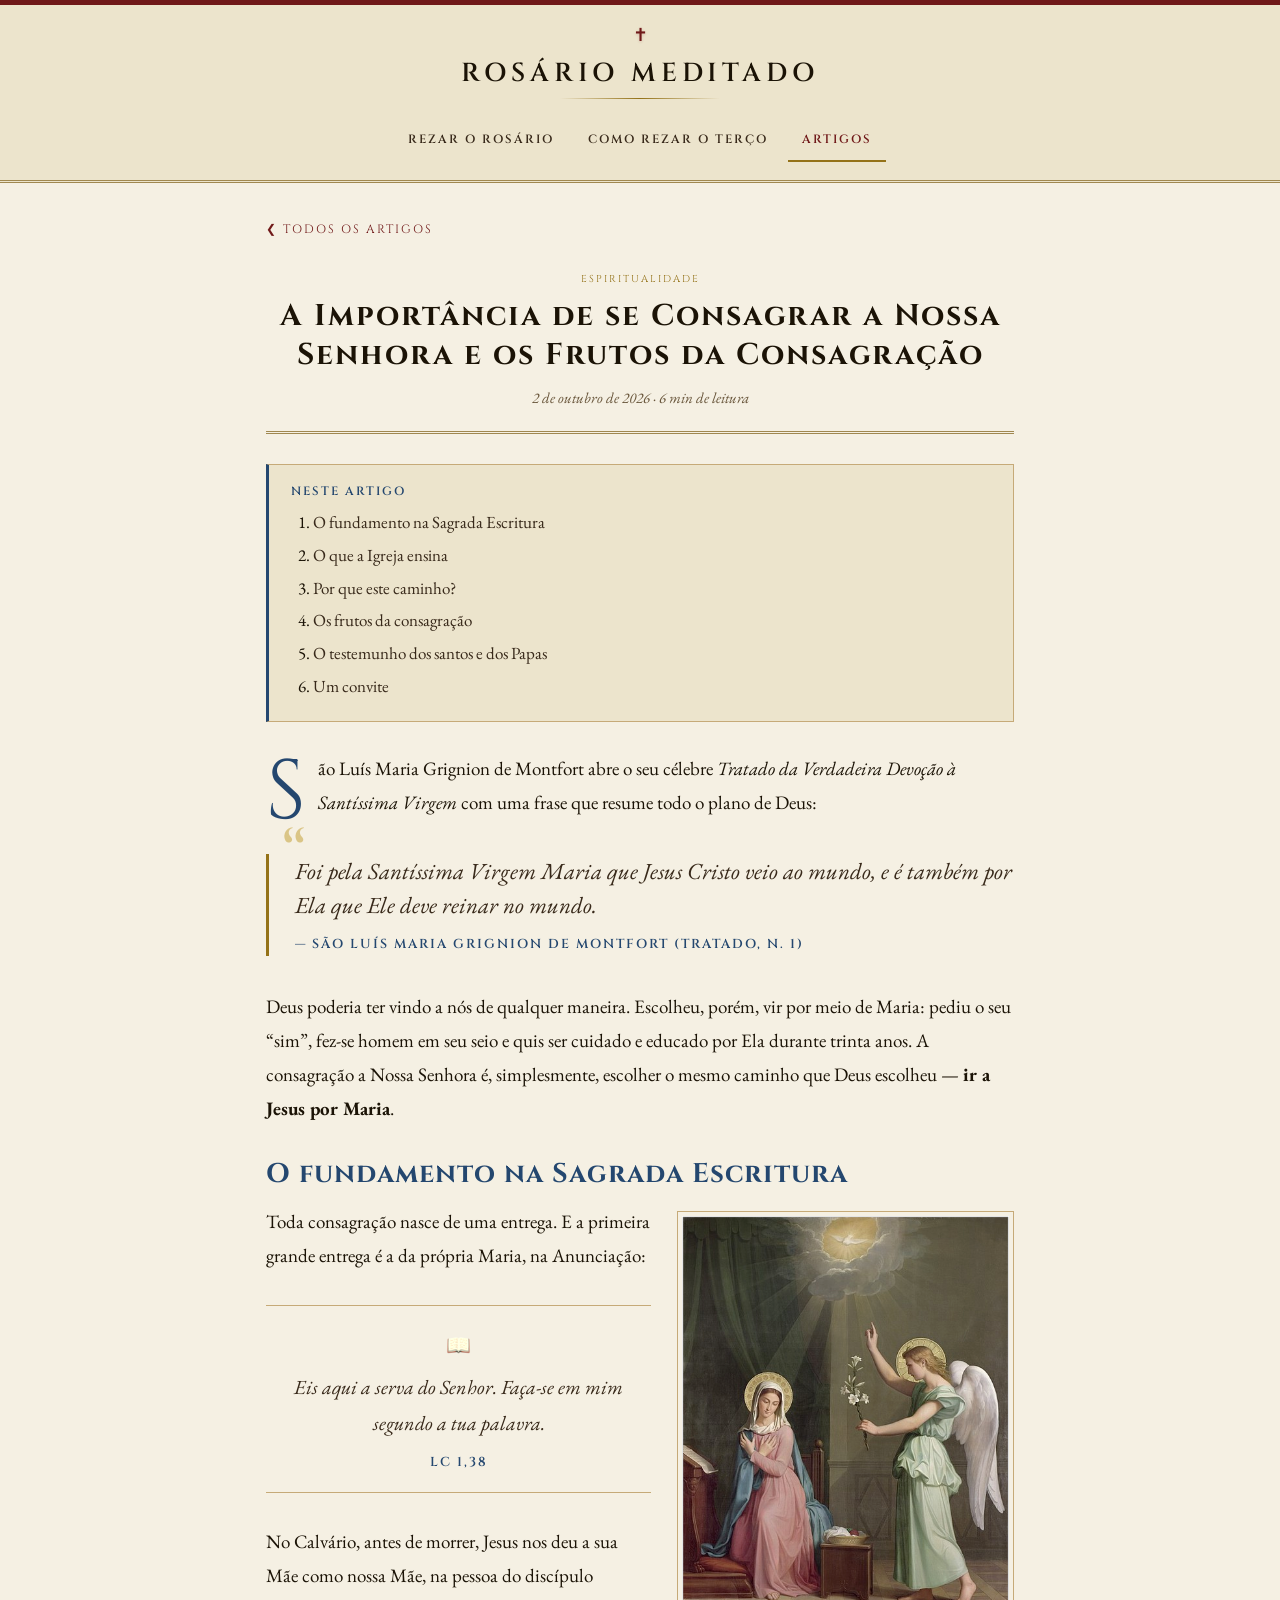
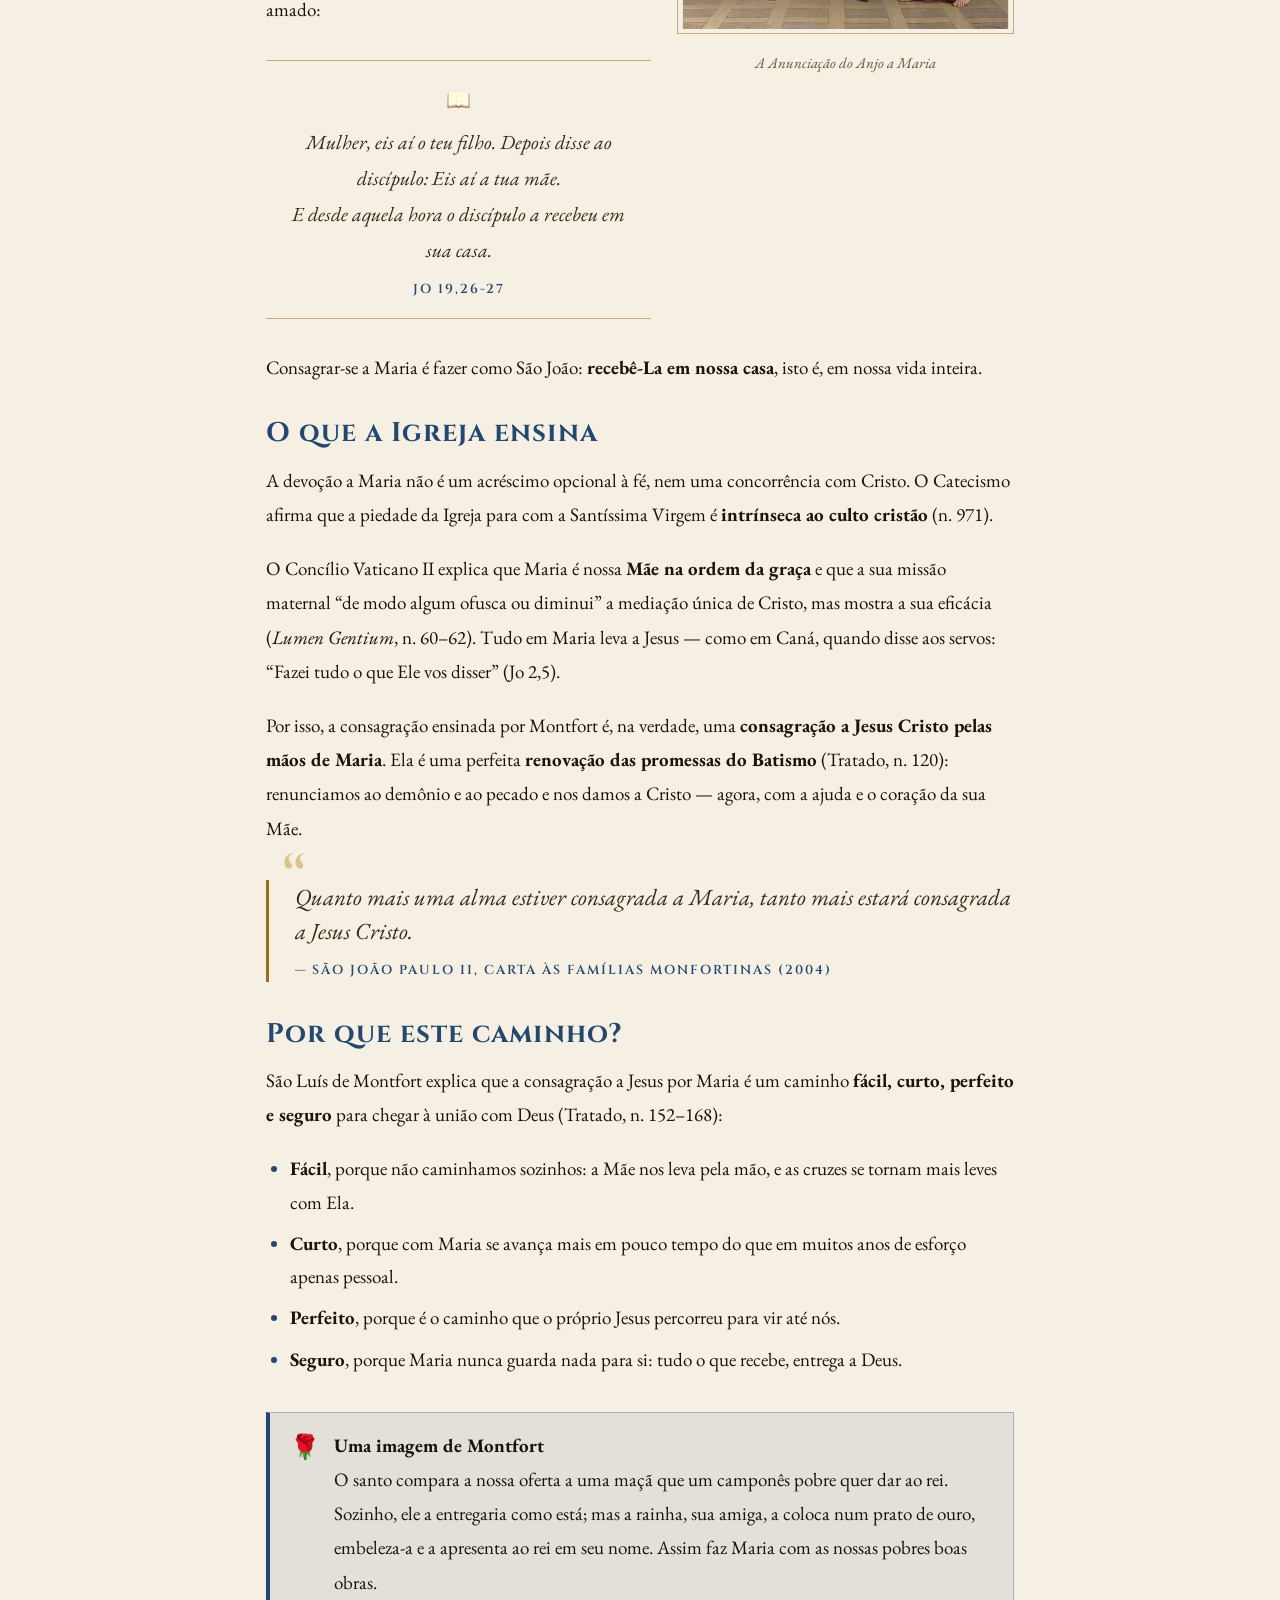
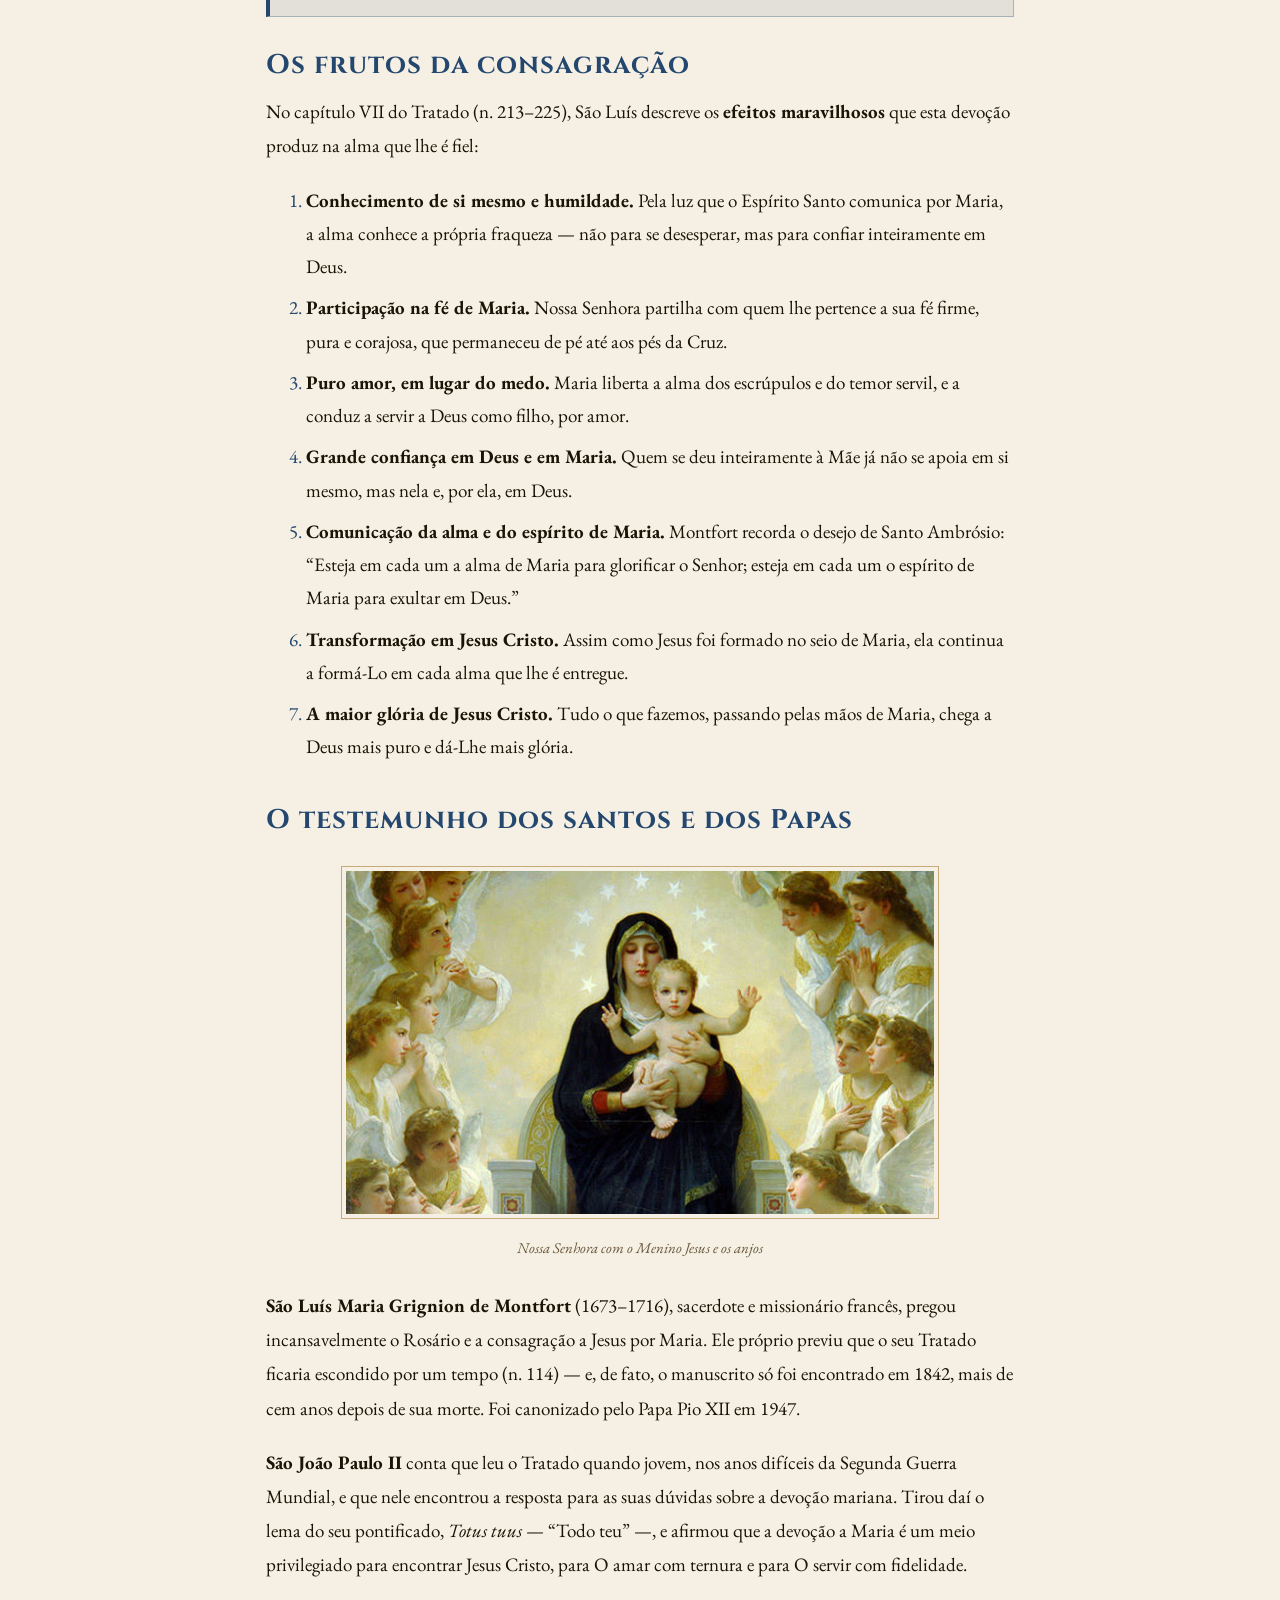
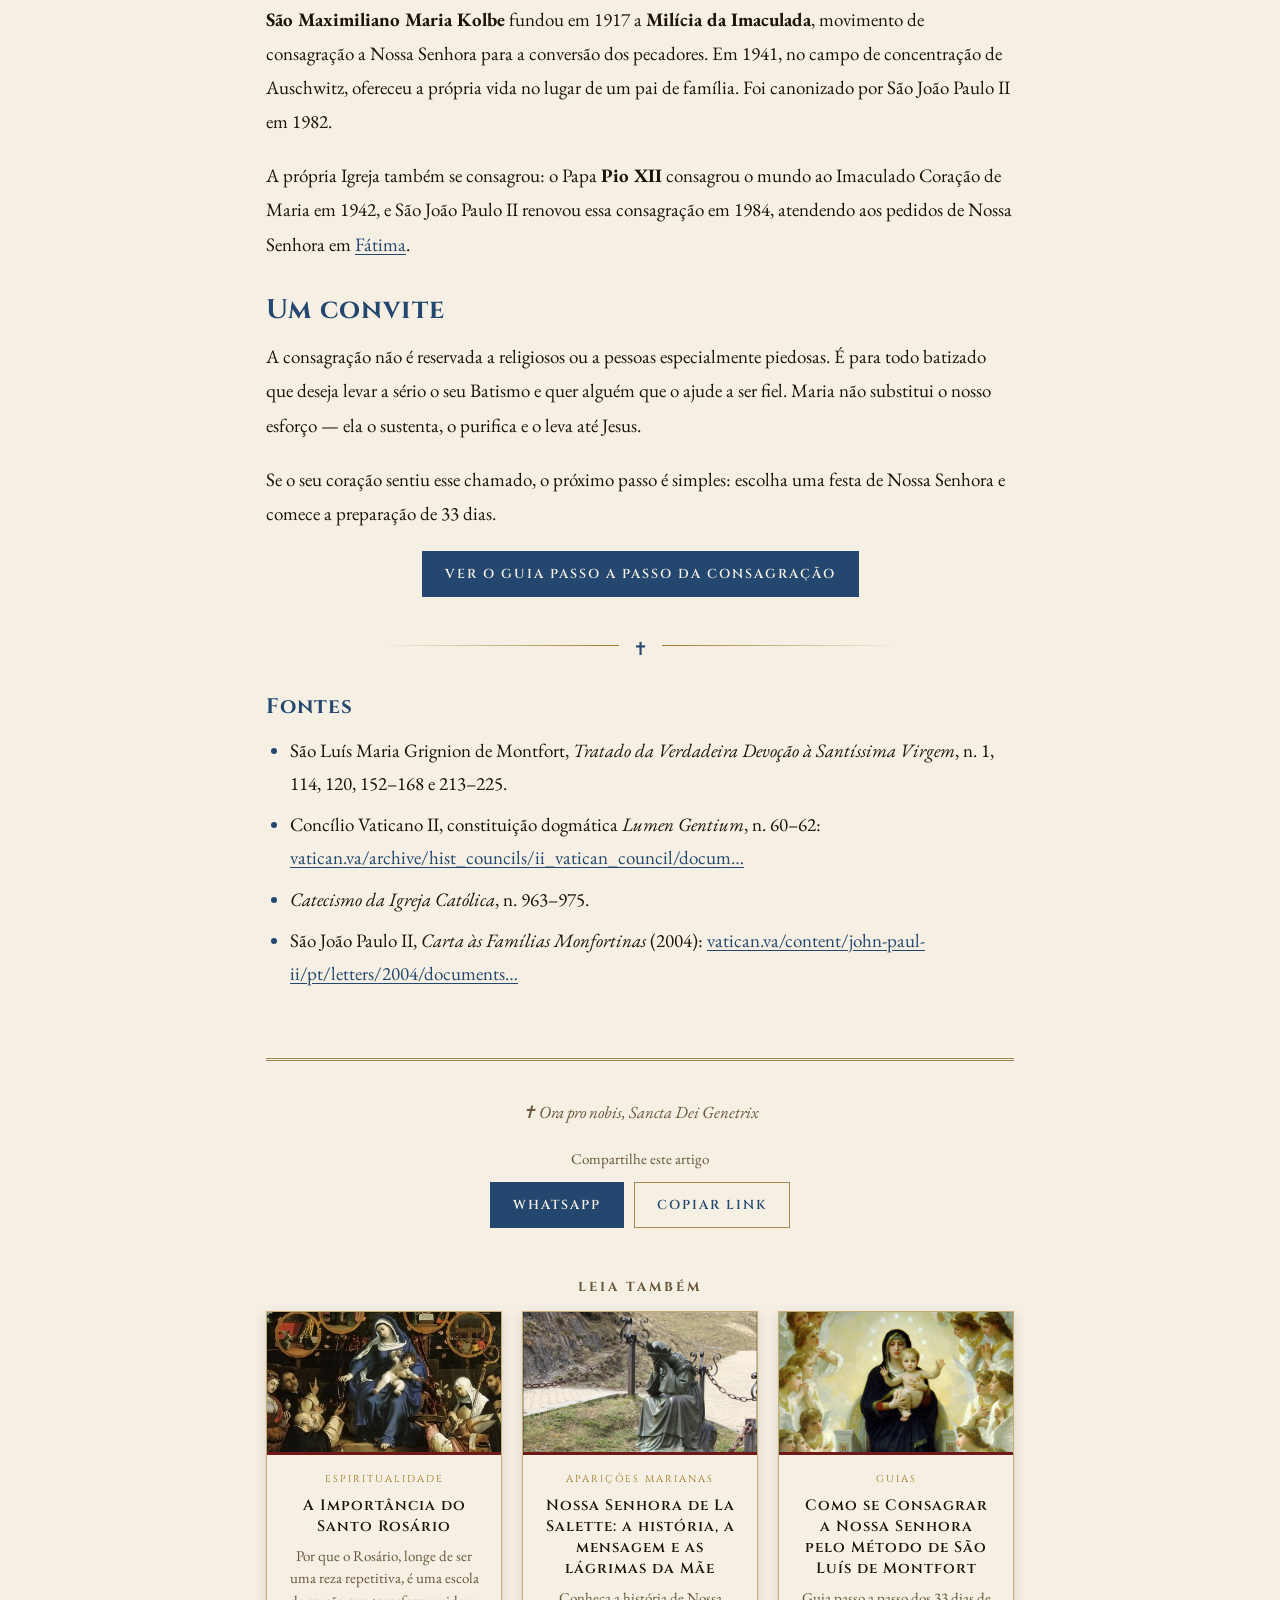
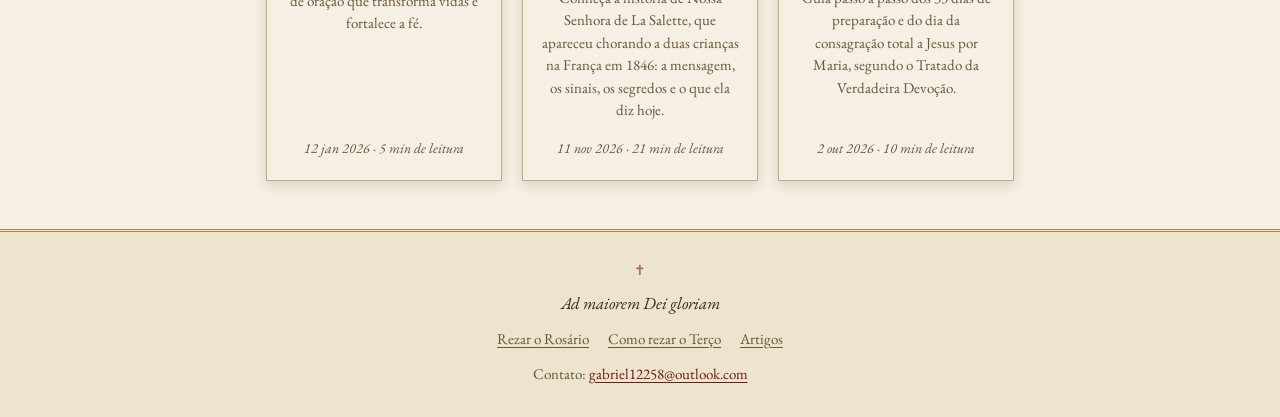
<file: artigos/importancia-consagracao-nossa-senhora.html>
<!DOCTYPE html>
<html lang="pt-BR">
<head>
<meta charset="UTF-8">
<meta name="viewport" content="width=device-width, initial-scale=1.0">
<meta name="generator" content="rosario-build">
<!-- Página gerada automaticamente por build.js. Edite conteudo/artigos/*.md em vez deste arquivo. -->
<title>A Importância de se Consagrar a Nossa Senhora e os Frutos da Consagração – Rosário Meditado</title>
<meta name="description" content="Por que entregar-se a Jesus pelas mãos de Maria? O que a Bíblia, a Igreja e os santos ensinam — e os frutos que a consagração produz na alma.">
<link rel="canonical" href="https://rosariomeditado.com/artigos/importancia-consagracao-nossa-senhora.html">
<meta property="og:site_name" content="Rosário Meditado">
<meta property="og:type" content="article">
<meta property="og:title" content="A Importância de se Consagrar a Nossa Senhora e os Frutos da Consagração">
<meta property="og:description" content="Por que entregar-se a Jesus pelas mãos de Maria? O que a Bíblia, a Igreja e os santos ensinam — e os frutos que a consagração produz na alma.">
<meta property="og:url" content="https://rosariomeditado.com/artigos/importancia-consagracao-nossa-senhora.html">
<meta property="og:image" content="https://rosariomeditado.com/images/gozosos/0.jpg">
<meta property="og:locale" content="pt_BR">
<link rel="icon" href="../favicon.png" type="image/png">
<link rel="preconnect" href="https://fonts.googleapis.com">
<link rel="preconnect" href="https://fonts.gstatic.com" crossorigin>
<link rel="stylesheet" href="https://fonts.googleapis.com/css2?family=Cinzel:wght@400;600&family=EB+Garamond:ital,wght@0,400;0,600;1,400&display=swap">
<link rel="stylesheet" href="../css/style.css">
<script type="application/ld+json">{"@context":"https://schema.org","@type":"Article","headline":"A Importância de se Consagrar a Nossa Senhora e os Frutos da Consagração","description":"Por que entregar-se a Jesus pelas mãos de Maria? O que a Bíblia, a Igreja e os santos ensinam — e os frutos que a consagração produz na alma.","image":"https://rosariomeditado.com/images/gozosos/0.jpg","datePublished":"2026-10-02","inLanguage":"pt-BR","mainEntityOfPage":"https://rosariomeditado.com/artigos/importancia-consagracao-nossa-senhora.html"}</script>
</head>

<body>
<a class="skip-link" href="#conteudo">Pular para o conteúdo</a>

<header>
  <a class="brand" href="../index.html">Rosário Meditado</a>
  <nav class="site-nav" aria-label="Principal">
    <a href="../index.html">Rezar o Rosário</a>
    <a href="../como-rezar-o-terco.html">Como rezar o Terço</a>
    <a href="../paginaartigos.html" aria-current="page">Artigos</a>
  </nav>
</header>

<main id="conteudo" class="article-container">
  <a class="back-link" href="../paginaartigos.html">❮ Todos os artigos</a>

  <article class="tema-azul">
    <div class="article-header">
      <a class="card-tag article-category" href="../paginaartigos.html?categoria=espiritualidade">Espiritualidade</a>
      <h1>A Importância de se Consagrar a Nossa Senhora e os Frutos da Consagração</h1>
      <p class="article-meta"><time datetime="2026-10-02">2 de outubro de 2026</time> · 6 min de leitura</p>
    </div>

<nav class="toc" aria-label="Sumário">
  <p class="toc-title">Neste artigo</p>
  <ol>
    <li><a href="#o-fundamento-na-sagrada-escritura">O fundamento na Sagrada Escritura</a></li>
    <li><a href="#o-que-a-igreja-ensina">O que a Igreja ensina</a></li>
    <li><a href="#por-que-este-caminho">Por que este caminho?</a></li>
    <li><a href="#os-frutos-da-consagracao">Os frutos da consagração</a></li>
    <li><a href="#o-testemunho-dos-santos-e-dos-papas">O testemunho dos santos e dos Papas</a></li>
    <li><a href="#um-convite">Um convite</a></li>
  </ol>
</nav>

    <div class="article-content capitular">
<p>São Luís Maria Grignion de Montfort abre o seu célebre <em>Tratado da Verdadeira Devoção à Santíssima Virgem</em> com uma frase que resume todo o plano de Deus:</p>
<figure class="saint-quote">
  <blockquote>
<p>Foi pela Santíssima Virgem Maria que Jesus Cristo veio ao mundo, e é também por Ela que Ele deve reinar no mundo.</p>
  </blockquote>
  <figcaption>São Luís Maria Grignion de Montfort (Tratado, n. 1)</figcaption>
</figure>
<p>Deus poderia ter vindo a nós de qualquer maneira. Escolheu, porém, vir por meio de Maria: pediu o seu “sim”, fez-se homem em seu seio e quis ser cuidado e educado por Ela durante trinta anos. A consagração a Nossa Senhora é, simplesmente, escolher o mesmo caminho que Deus escolheu — <strong>ir a Jesus por Maria</strong>.</p>
<h2 id="o-fundamento-na-sagrada-escritura">O fundamento na Sagrada Escritura</h2>
<figure class="article-figure size-media align-right"><img src="/images/gozosos/0.jpg" alt="A Anunciação do Anjo a Maria" loading="lazy"><figcaption>A Anunciação do Anjo a Maria</figcaption></figure>
<p>Toda consagração nasce de uma entrega. E a primeira grande entrega é a da própria Maria, na Anunciação:</p>
<figure class="bible-verse">
  <blockquote>
<p>Eis aqui a serva do Senhor. Faça-se em mim segundo a tua palavra.</p>
  </blockquote>
  <figcaption>Lc 1,38</figcaption>
</figure>
<p>No Calvário, antes de morrer, Jesus nos deu a sua Mãe como nossa Mãe, na pessoa do discípulo amado:</p>
<figure class="bible-verse">
  <blockquote>
<p>Mulher, eis aí o teu filho. Depois disse ao discípulo: Eis aí a tua mãe.<br>
E desde aquela hora o discípulo a recebeu em sua casa.</p>
  </blockquote>
  <figcaption>Jo 19,26-27</figcaption>
</figure>
<p>Consagrar-se a Maria é fazer como São João: <strong>recebê-La em nossa casa</strong>, isto é, em nossa vida inteira.</p>
<h2 id="o-que-a-igreja-ensina">O que a Igreja ensina</h2>
<p>A devoção a Maria não é um acréscimo opcional à fé, nem uma concorrência com Cristo. O Catecismo afirma que a piedade da Igreja para com a Santíssima Virgem é <strong>intrínseca ao culto cristão</strong> (n. 971).</p>
<p>O Concílio Vaticano II explica que Maria é nossa <strong>Mãe na ordem da graça</strong> e que a sua missão maternal “de modo algum ofusca ou diminui” a mediação única de Cristo, mas mostra a sua eficácia (<em>Lumen Gentium</em>, n. 60–62). Tudo em Maria leva a Jesus — como em Caná, quando disse aos servos: “Fazei tudo o que Ele vos disser” (Jo 2,5).</p>
<p>Por isso, a consagração ensinada por Montfort é, na verdade, uma <strong>consagração a Jesus Cristo pelas mãos de Maria</strong>. Ela é uma perfeita <strong>renovação das promessas do Batismo</strong> (Tratado, n. 120): renunciamos ao demônio e ao pecado e nos damos a Cristo — agora, com a ajuda e o coração da sua Mãe.</p>
<figure class="saint-quote">
  <blockquote>
<p>Quanto mais uma alma estiver consagrada a Maria, tanto mais estará consagrada a Jesus Cristo.</p>
  </blockquote>
  <figcaption>São João Paulo II, Carta às Famílias Monfortinas (2004)</figcaption>
</figure>
<h2 id="por-que-este-caminho">Por que este caminho?</h2>
<p>São Luís de Montfort explica que a consagração a Jesus por Maria é um caminho <strong>fácil, curto, perfeito e seguro</strong> para chegar à união com Deus (Tratado, n. 152–168):</p>
<ul>
<li><strong>Fácil</strong>, porque não caminhamos sozinhos: a Mãe nos leva pela mão, e as cruzes se tornam mais leves com Ela.</li>
<li><strong>Curto</strong>, porque com Maria se avança mais em pouco tempo do que em muitos anos de esforço apenas pessoal.</li>
<li><strong>Perfeito</strong>, porque é o caminho que o próprio Jesus percorreu para vir até nós.</li>
<li><strong>Seguro</strong>, porque Maria nunca guarda nada para si: tudo o que recebe, entrega a Deus.</li>
</ul>
<aside class="callout callout-azul has-icon">
  <span class="callout-icon" aria-hidden="true">🌹</span>
  <div class="callout-body">
<p><strong>Uma imagem de Montfort</strong><br>
O santo compara a nossa oferta a uma maçã que um camponês pobre quer dar ao rei. Sozinho, ele a entregaria como está; mas a rainha, sua amiga, a coloca num prato de ouro, embeleza-a e a apresenta ao rei em seu nome. Assim faz Maria com as nossas pobres boas obras.</p>
  </div>
</aside>
<h2 id="os-frutos-da-consagracao">Os frutos da consagração</h2>
<p>No capítulo VII do Tratado (n. 213–225), São Luís descreve os <strong>efeitos maravilhosos</strong> que esta devoção produz na alma que lhe é fiel:</p>
<ol>
<li><strong>Conhecimento de si mesmo e humildade.</strong> Pela luz que o Espírito Santo comunica por Maria, a alma conhece a própria fraqueza — não para se desesperar, mas para confiar inteiramente em Deus.</li>
<li><strong>Participação na fé de Maria.</strong> Nossa Senhora partilha com quem lhe pertence a sua fé firme, pura e corajosa, que permaneceu de pé até aos pés da Cruz.</li>
<li><strong>Puro amor, em lugar do medo.</strong> Maria liberta a alma dos escrúpulos e do temor servil, e a conduz a servir a Deus como filho, por amor.</li>
<li><strong>Grande confiança em Deus e em Maria.</strong> Quem se deu inteiramente à Mãe já não se apoia em si mesmo, mas nela e, por ela, em Deus.</li>
<li><strong>Comunicação da alma e do espírito de Maria.</strong> Montfort recorda o desejo de Santo Ambrósio: “Esteja em cada um a alma de Maria para glorificar o Senhor; esteja em cada um o espírito de Maria para exultar em Deus.”</li>
<li><strong>Transformação em Jesus Cristo.</strong> Assim como Jesus foi formado no seio de Maria, ela continua a formá-Lo em cada alma que lhe é entregue.</li>
<li><strong>A maior glória de Jesus Cristo.</strong> Tudo o que fazemos, passando pelas mãos de Maria, chega a Deus mais puro e dá-Lhe mais glória.</li>
</ol>
<h2 id="o-testemunho-dos-santos-e-dos-papas">O testemunho dos santos e dos Papas</h2>
<figure class="article-figure size-grande"><img src="/images/gloriosos/50.jpg" alt="Nossa Senhora com o Menino Jesus e os anjos" loading="lazy"><figcaption>Nossa Senhora com o Menino Jesus e os anjos</figcaption></figure>
<p><strong>São Luís Maria Grignion de Montfort</strong> (1673–1716), sacerdote e missionário francês, pregou incansavelmente o Rosário e a consagração a Jesus por Maria. Ele próprio previu que o seu Tratado ficaria escondido por um tempo (n. 114) — e, de fato, o manuscrito só foi encontrado em 1842, mais de cem anos depois de sua morte. Foi canonizado pelo Papa Pio XII em 1947.</p>
<p><strong>São João Paulo II</strong> conta que leu o Tratado quando jovem, nos anos difíceis da Segunda Guerra Mundial, e que nele encontrou a resposta para as suas dúvidas sobre a devoção mariana. Tirou daí o lema do seu pontificado, <em>Totus tuus</em> — “Todo teu” —, e afirmou que a devoção a Maria é um meio privilegiado para encontrar Jesus Cristo, para O amar com ternura e para O servir com fidelidade.</p>
<p><strong>São Maximiliano Maria Kolbe</strong> fundou em 1917 a <strong>Milícia da Imaculada</strong>, movimento de consagração a Nossa Senhora para a conversão dos pecadores. Em 1941, no campo de concentração de Auschwitz, ofereceu a própria vida no lugar de um pai de família. Foi canonizado por São João Paulo II em 1982.</p>
<p>A própria Igreja também se consagrou: o Papa <strong>Pio XII</strong> consagrou o mundo ao Imaculado Coração de Maria em 1942, e São João Paulo II renovou essa consagração em 1984, atendendo aos pedidos de Nossa Senhora em <a href="/artigos/nossasenhorafatima.html">Fátima</a>.</p>
<h2 id="um-convite">Um convite</h2>
<p>A consagração não é reservada a religiosos ou a pessoas especialmente piedosas. É para todo batizado que deseja levar a sério o seu Batismo e quer alguém que o ajude a ser fiel. Maria não substitui o nosso esforço — ela o sustenta, o purifica e o leva até Jesus.</p>
<p>Se o seu coração sentiu esse chamado, o próximo passo é simples: escolha uma festa de Nossa Senhora e comece a preparação de 33 dias.</p>
<p class="button-line"><a class="btn" href="/artigos/consagracao-nossa-senhora-montfort.html">Ver o guia passo a passo da consagração</a></p>
<hr>
<h3 id="fontes">Fontes</h3>
<ul>
<li>São Luís Maria Grignion de Montfort, <em>Tratado da Verdadeira Devoção à Santíssima Virgem</em>, n. 1, 114, 120, 152–168 e 213–225.</li>
<li>Concílio Vaticano II, constituição dogmática <em>Lumen Gentium</em>, n. 60–62: <a href="https://www.vatican.va/archive/hist_councils/ii_vatican_council/documents/vat-ii_const_19641121_lumen-gentium_po.html" target="_blank" rel="noopener">vatican.va/archive/hist_councils/ii_vatican_council/docum…</a></li>
<li><em>Catecismo da Igreja Católica</em>, n. 963–975.</li>
<li>São João Paulo II, <em>Carta às Famílias Monfortinas</em> (2004): <a href="https://www.vatican.va/content/john-paul-ii/pt/letters/2004/documents/hf_jp-ii_let_20040113_famiglie-monfortane.html" target="_blank" rel="noopener">vatican.va/content/john-paul-ii/pt/letters/2004/documents…</a></li>
</ul>
    </div>

    <div class="article-footer">
      <p>✝ Ora pro nobis, Sancta Dei Genetrix</p>
      <div class="share">
        <span class="share-label">Compartilhe este artigo</span>
        <a class="btn" href="https://wa.me/?text=A%20Import%C3%A2ncia%20de%20se%20Consagrar%20a%20Nossa%20Senhora%20e%20os%20Frutos%20da%20Consagra%C3%A7%C3%A3o%20https%3A%2F%2Frosariomeditado.com%2Fartigos%2Fimportancia-consagracao-nossa-senhora.html" target="_blank" rel="noopener" data-share="whatsapp">WhatsApp</a>
        <button class="btn btn-ghost" type="button" data-share="copy" data-url="https://rosariomeditado.com/artigos/importancia-consagracao-nossa-senhora.html">Copiar link</button>
      </div>
    </div>
  </article>

  <section class="related" aria-labelledby="related-title">
    <h2 id="related-title" class="section-label">Leia também</h2>
    <div class="articles-grid related-grid">
    <a href="../artigos/ImportanciaRosario.html" class="article-card" data-category="espiritualidade" data-date="2026-01-12" data-search="a importancia do santo rosario por que o rosario longe de ser uma reza repetitiva e uma escola de oracao que transforma vidas e fortalece a fe espiritualidade">
      <img src="/images2/1.jpg" alt="" loading="lazy">
      <div class="article-card-content">
        <span class="card-tag">Espiritualidade</span>
        <h2>A Importância do Santo Rosário</h2>
        <p>Por que o Rosário, longe de ser uma reza repetitiva, é uma escola de oração que transforma vidas e fortalece a fé.</p>
        <span class="card-meta">12 jan 2026 · 5 min de leitura</span>
      </div>
    </a>
    <a href="../artigos/nossa-senhora-de-la-salette-historia-mensagem.html" class="article-card" data-category="aparicoes-marianas" data-date="2026-11-11" data-search="nossa senhora de la salette a historia a mensagem e as lagrimas da mae conheca a historia de nossa senhora de la salette que apareceu chorando a duas criancas na franca em 1846 a mensagem os sinais os segredos e o que ela diz hoje aparicoes marianas">
      <img src="/images2/la-salette-capa.jpg" alt="" loading="lazy">
      <div class="article-card-content">
        <span class="card-tag">Aparições Marianas</span>
        <h2>Nossa Senhora de La Salette: a história, a mensagem e as lágrimas da Mãe</h2>
        <p>Conheça a história de Nossa Senhora de La Salette, que apareceu chorando a duas crianças na França em 1846: a mensagem, os sinais, os segredos e o que ela diz hoje.</p>
        <span class="card-meta">11 nov 2026 · 21 min de leitura</span>
      </div>
    </a>
    <a href="../artigos/consagracao-nossa-senhora-montfort.html" class="article-card" data-category="guias" data-date="2026-10-02" data-search="como se consagrar a nossa senhora pelo metodo de sao luis de montfort guia passo a passo dos 33 dias de preparacao e do dia da consagracao total a jesus por maria segundo o tratado da verdadeira devocao guias">
      <img src="/images/gloriosos/50.jpg" alt="" loading="lazy">
      <div class="article-card-content">
        <span class="card-tag">Guias</span>
        <h2>Como se Consagrar a Nossa Senhora pelo Método de São Luís de Montfort</h2>
        <p>Guia passo a passo dos 33 dias de preparação e do dia da consagração total a Jesus por Maria, segundo o Tratado da Verdadeira Devoção.</p>
        <span class="card-meta">2 out 2026 · 10 min de leitura</span>
      </div>
    </a>
    </div>
  </section>
</main>

<footer>
  <p class="motto">Ad maiorem Dei gloriam</p>
  <nav aria-label="Rodapé">
    <a href="../index.html">Rezar o Rosário</a>
    <a href="../como-rezar-o-terco.html">Como rezar o Terço</a>
    <a href="../paginaartigos.html">Artigos</a>
  </nav>
  <p>Contato: <a href="mailto:gabriel12258@outlook.com">gabriel12258@outlook.com</a></p>
</footer>
<script src="../js/artigos.js" defer></script>
</body>
</html>
</file>
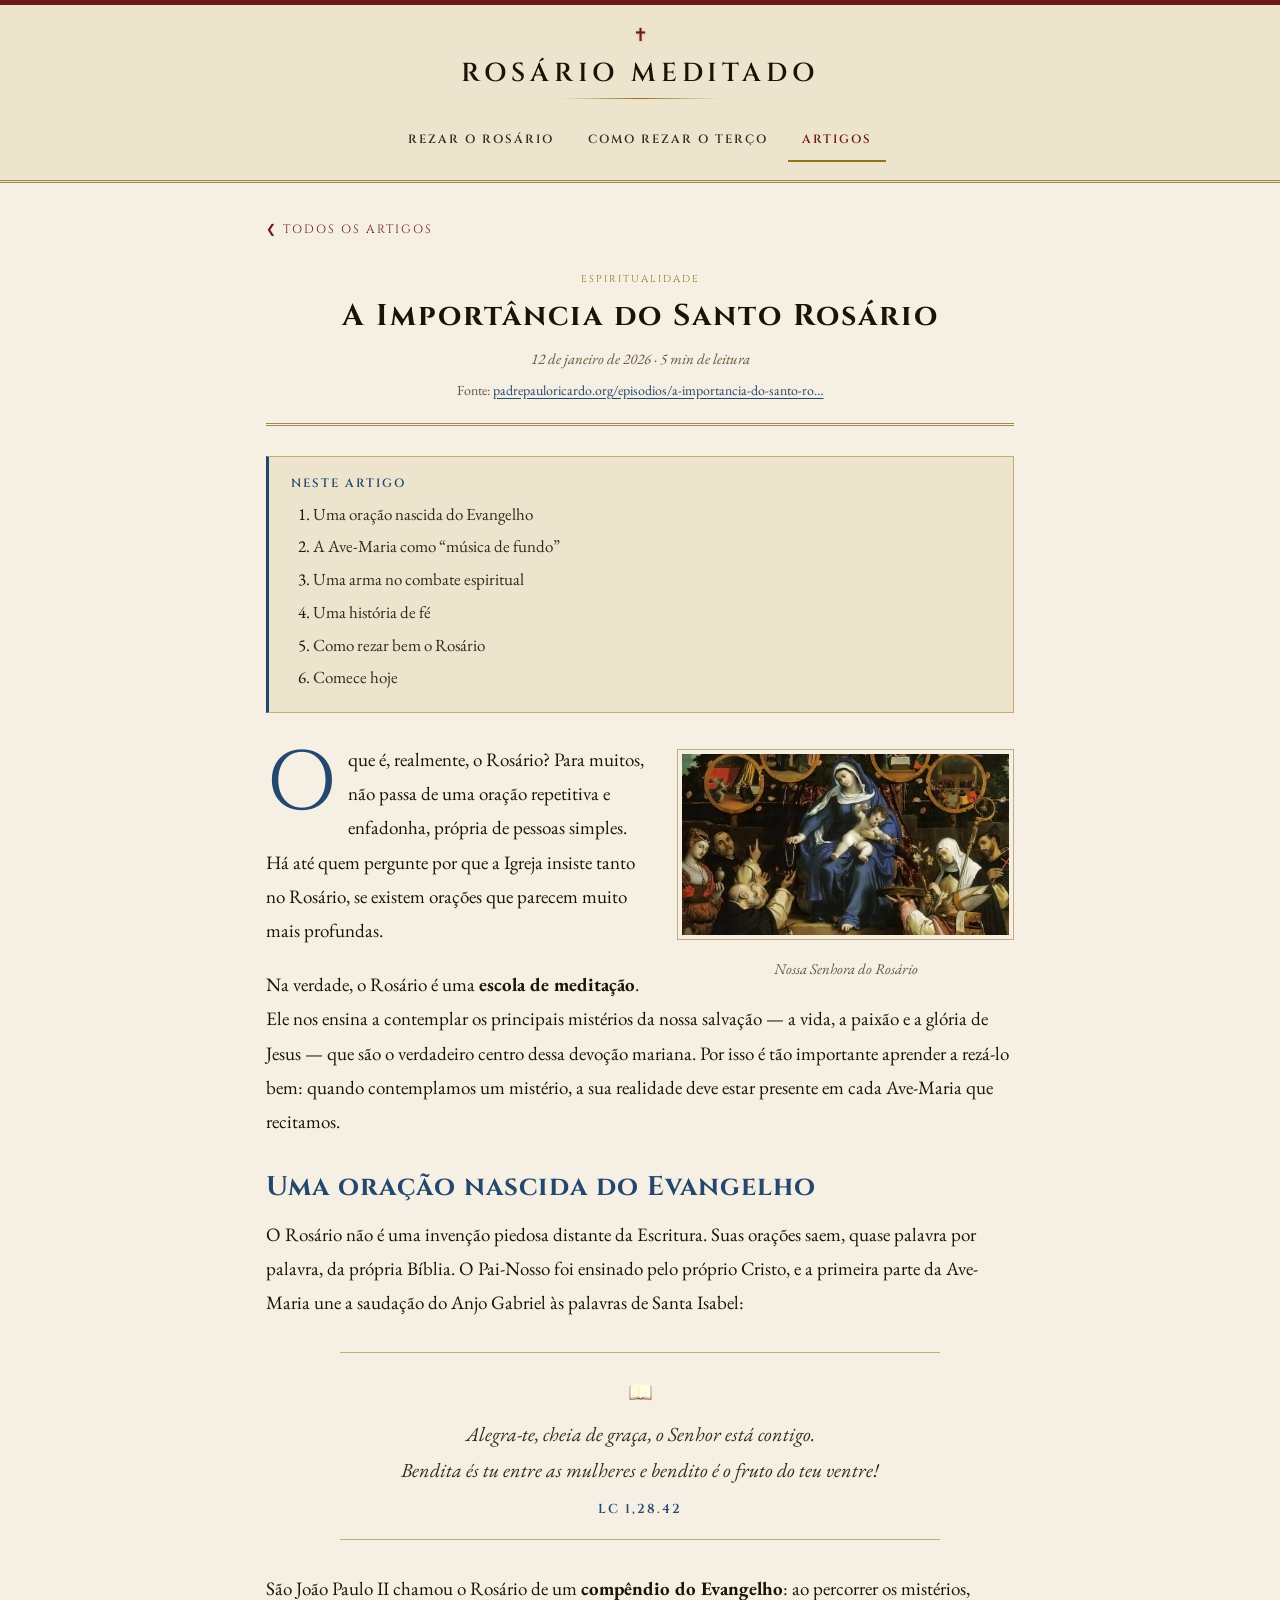
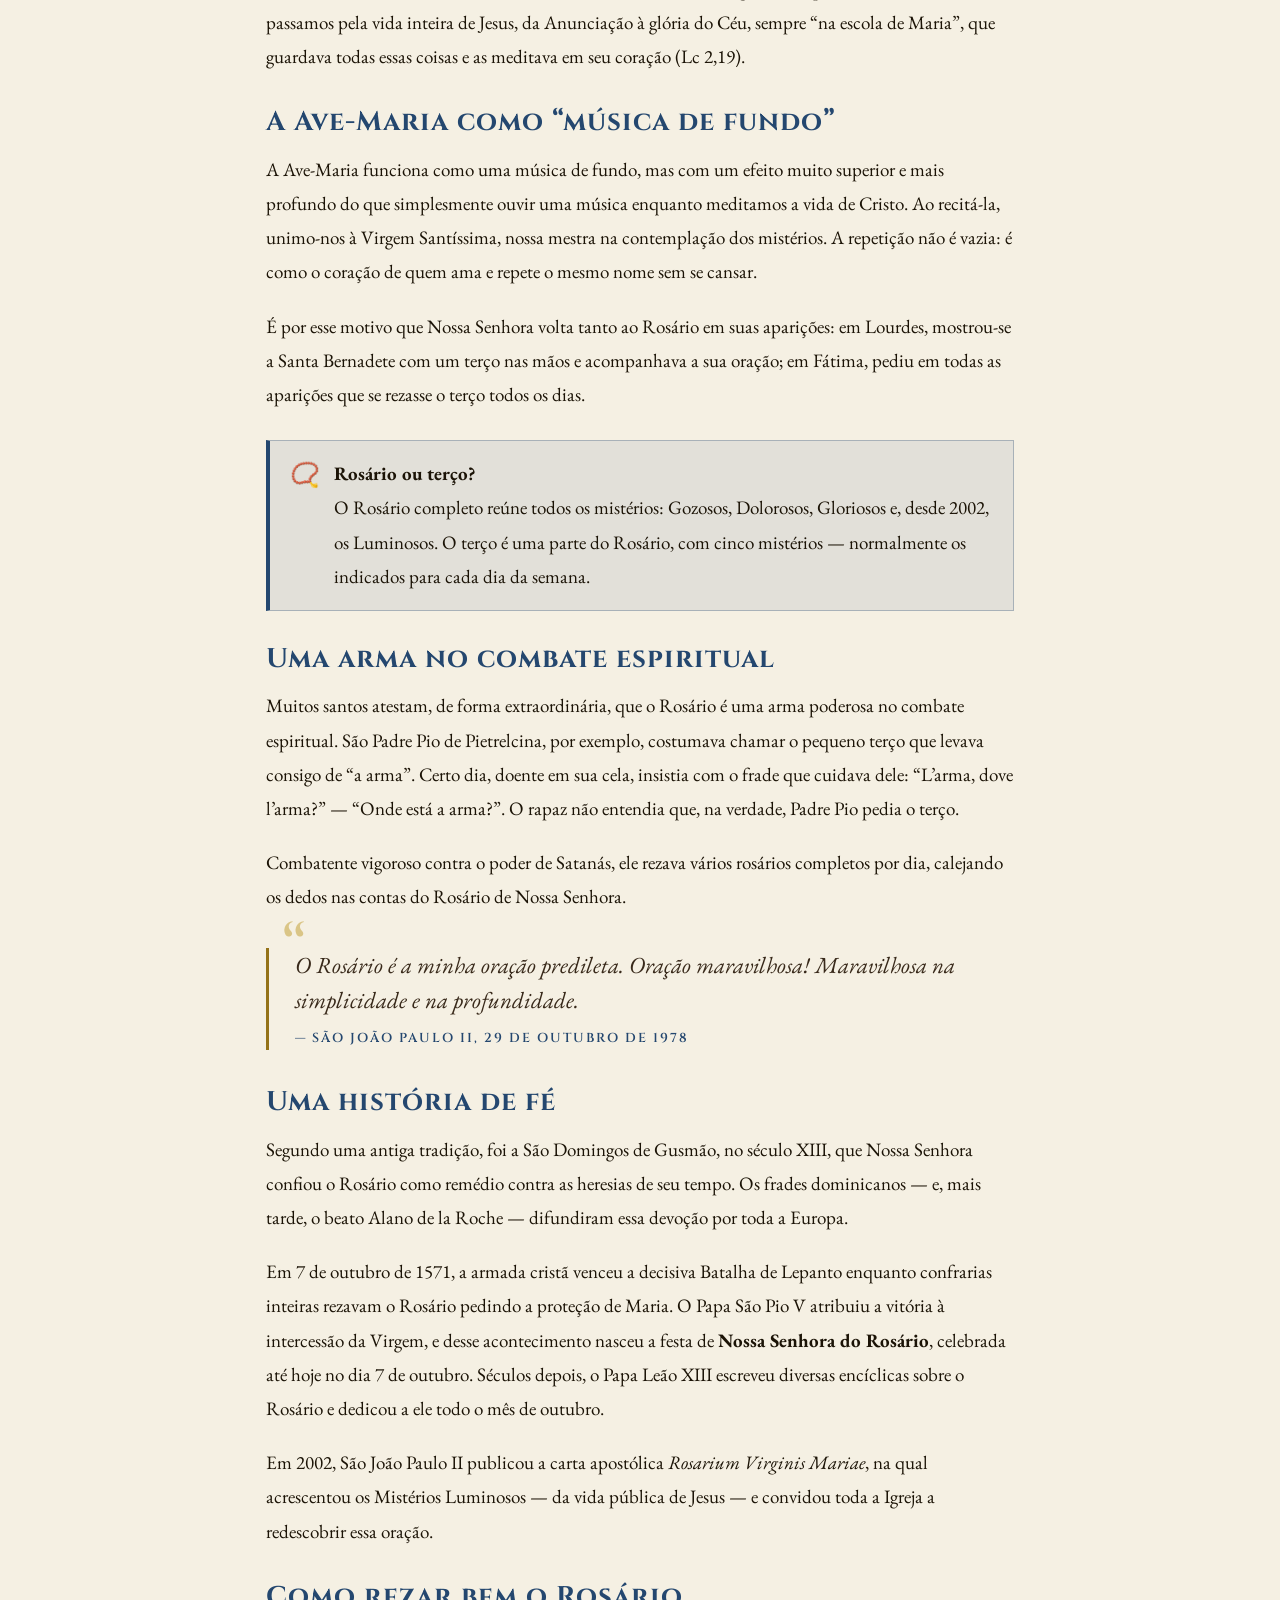
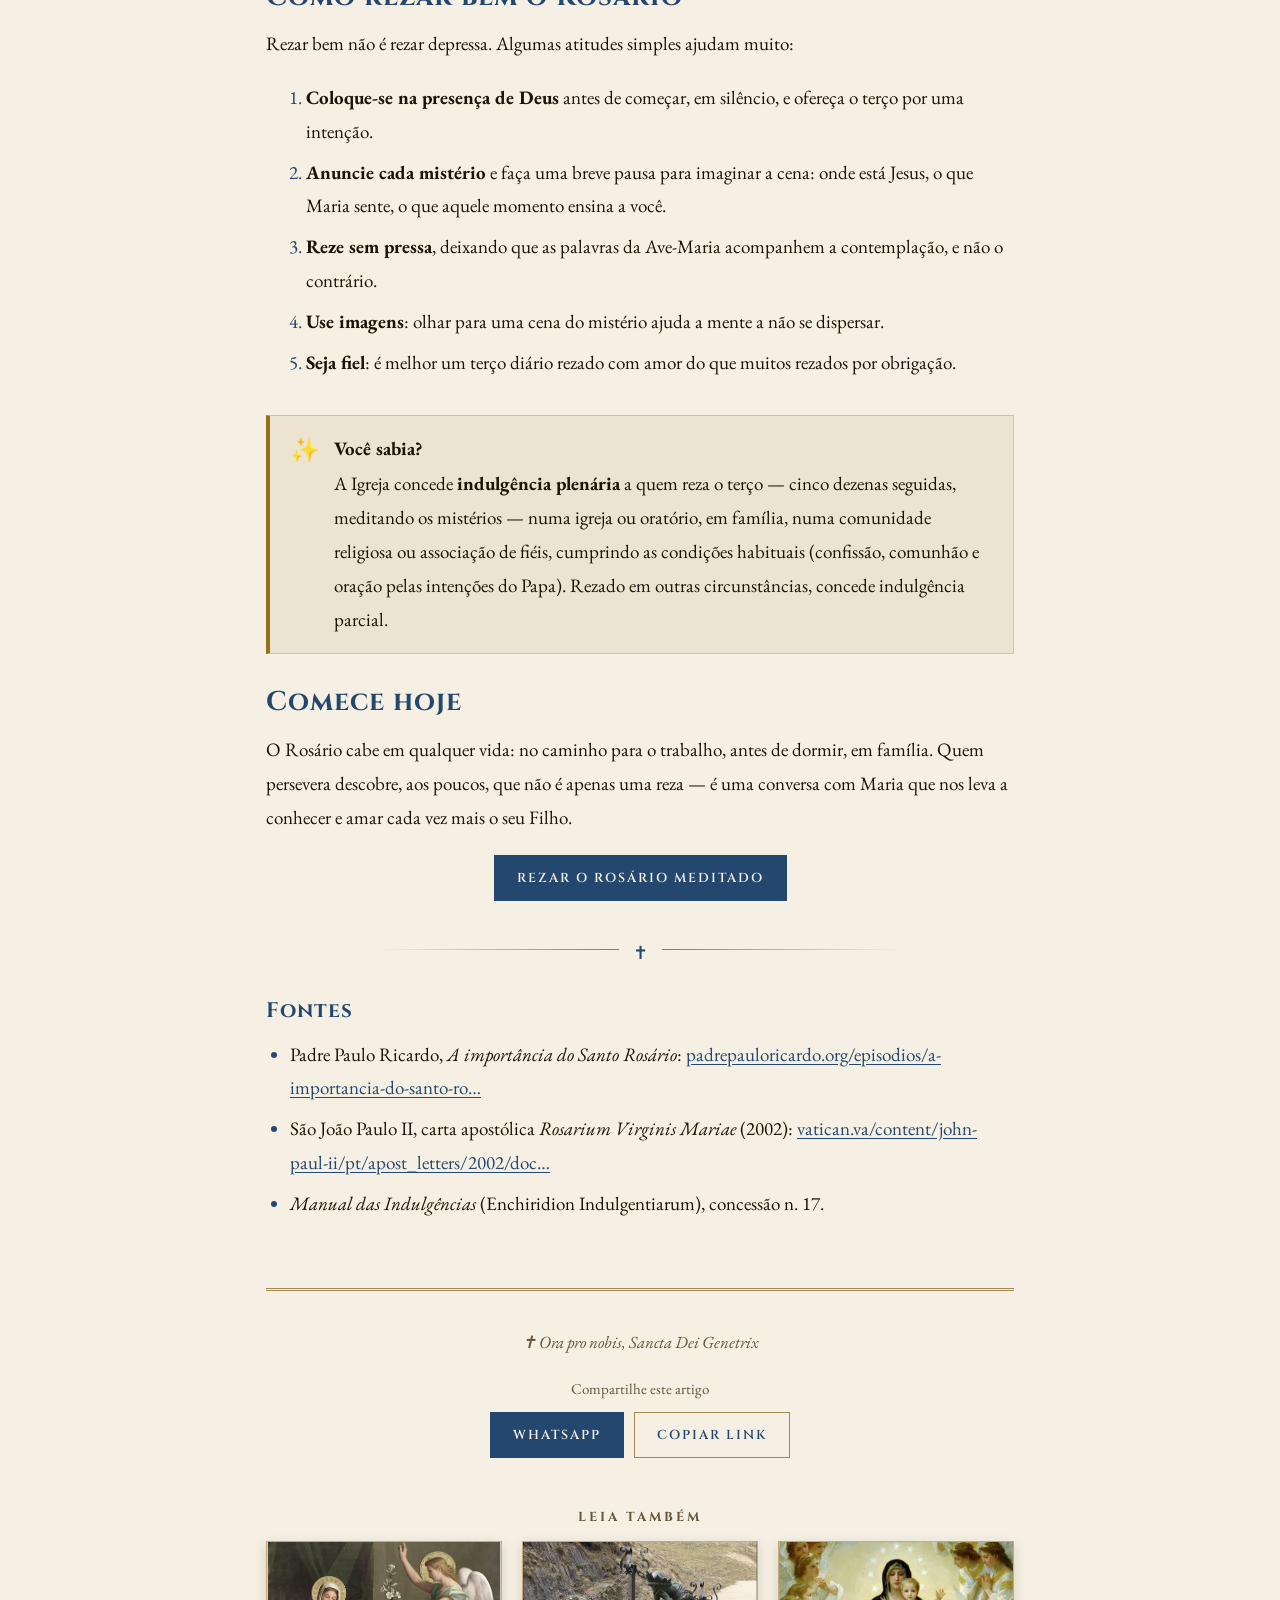
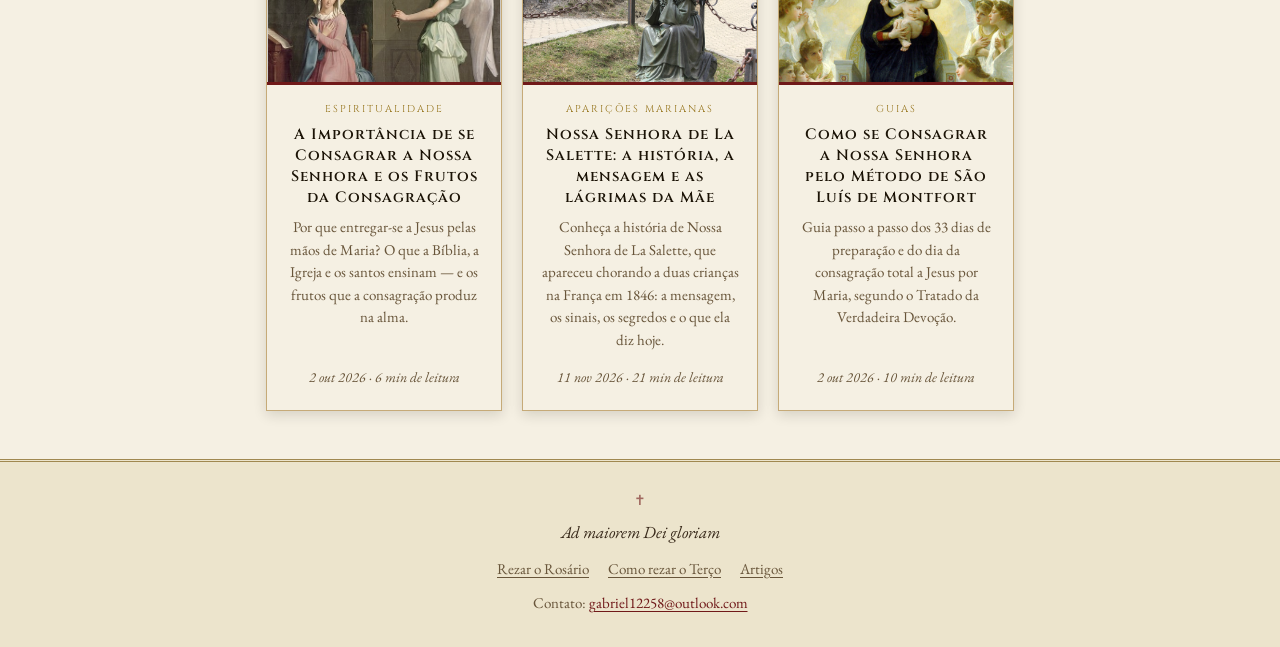
<file: artigos/ImportanciaRosario.html>
<!DOCTYPE html>
<html lang="pt-BR">
<head>
<meta charset="UTF-8">
<meta name="viewport" content="width=device-width, initial-scale=1.0">
<meta name="generator" content="rosario-build">
<!-- Página gerada automaticamente por build.js. Edite conteudo/artigos/*.md em vez deste arquivo. -->
<title>A Importância do Santo Rosário – Rosário Meditado</title>
<meta name="description" content="Por que o Rosário, longe de ser uma reza repetitiva, é uma escola de oração que transforma vidas e fortalece a fé.">
<link rel="canonical" href="https://rosariomeditado.com/artigos/ImportanciaRosario.html">
<meta property="og:site_name" content="Rosário Meditado">
<meta property="og:type" content="article">
<meta property="og:title" content="A Importância do Santo Rosário">
<meta property="og:description" content="Por que o Rosário, longe de ser uma reza repetitiva, é uma escola de oração que transforma vidas e fortalece a fé.">
<meta property="og:url" content="https://rosariomeditado.com/artigos/ImportanciaRosario.html">
<meta property="og:image" content="https://rosariomeditado.com/images2/1.jpg">
<meta property="og:locale" content="pt_BR">
<link rel="icon" href="../favicon.png" type="image/png">
<link rel="preconnect" href="https://fonts.googleapis.com">
<link rel="preconnect" href="https://fonts.gstatic.com" crossorigin>
<link rel="stylesheet" href="https://fonts.googleapis.com/css2?family=Cinzel:wght@400;600&family=EB+Garamond:ital,wght@0,400;0,600;1,400&display=swap">
<link rel="stylesheet" href="../css/style.css">
<script type="application/ld+json">{"@context":"https://schema.org","@type":"Article","headline":"A Importância do Santo Rosário","description":"Por que o Rosário, longe de ser uma reza repetitiva, é uma escola de oração que transforma vidas e fortalece a fé.","image":"https://rosariomeditado.com/images2/1.jpg","datePublished":"2026-01-12","inLanguage":"pt-BR","mainEntityOfPage":"https://rosariomeditado.com/artigos/ImportanciaRosario.html"}</script>
</head>

<body>
<a class="skip-link" href="#conteudo">Pular para o conteúdo</a>

<header>
  <a class="brand" href="../index.html">Rosário Meditado</a>
  <nav class="site-nav" aria-label="Principal">
    <a href="../index.html">Rezar o Rosário</a>
    <a href="../como-rezar-o-terco.html">Como rezar o Terço</a>
    <a href="../paginaartigos.html" aria-current="page">Artigos</a>
  </nav>
</header>

<main id="conteudo" class="article-container">
  <a class="back-link" href="../paginaartigos.html">❮ Todos os artigos</a>

  <article class="tema-azul">
    <div class="article-header">
      <a class="card-tag article-category" href="../paginaartigos.html?categoria=espiritualidade">Espiritualidade</a>
      <h1>A Importância do Santo Rosário</h1>
      <p class="article-meta"><time datetime="2026-01-12">12 de janeiro de 2026</time> · 5 min de leitura</p>
      <p class="article-source">Fonte: <a href="https://padrepauloricardo.org/episodios/a-importancia-do-santo-rosario" target="_blank" rel="noopener">padrepauloricardo.org/episodios/a-importancia-do-santo-ro…</a></p>
    </div>

<nav class="toc" aria-label="Sumário">
  <p class="toc-title">Neste artigo</p>
  <ol>
    <li><a href="#uma-oracao-nascida-do-evangelho">Uma oração nascida do Evangelho</a></li>
    <li><a href="#a-ave-maria-como-musica-de-fundo">A Ave-Maria como “música de fundo”</a></li>
    <li><a href="#uma-arma-no-combate-espiritual">Uma arma no combate espiritual</a></li>
    <li><a href="#uma-historia-de-fe">Uma história de fé</a></li>
    <li><a href="#como-rezar-bem-o-rosario">Como rezar bem o Rosário</a></li>
    <li><a href="#comece-hoje">Comece hoje</a></li>
  </ol>
</nav>

    <div class="article-content capitular">
<figure class="article-figure size-media align-right"><img src="/images2/1.jpg" alt="Nossa Senhora do Rosário" loading="lazy"><figcaption>Nossa Senhora do Rosário</figcaption></figure>
<p>O que é, realmente, o Rosário? Para muitos, não passa de uma oração repetitiva e enfadonha, própria de pessoas simples. Há até quem pergunte por que a Igreja insiste tanto no Rosário, se existem orações que parecem muito mais profundas.</p>
<p>Na verdade, o Rosário é uma <strong>escola de meditação</strong>. Ele nos ensina a contemplar os principais mistérios da nossa salvação — a vida, a paixão e a glória de Jesus — que são o verdadeiro centro dessa devoção mariana. Por isso é tão importante aprender a rezá-lo bem: quando contemplamos um mistério, a sua realidade deve estar presente em cada Ave-Maria que recitamos.</p>
<h2 id="uma-oracao-nascida-do-evangelho">Uma oração nascida do Evangelho</h2>
<p>O Rosário não é uma invenção piedosa distante da Escritura. Suas orações saem, quase palavra por palavra, da própria Bíblia. O Pai-Nosso foi ensinado pelo próprio Cristo, e a primeira parte da Ave-Maria une a saudação do Anjo Gabriel às palavras de Santa Isabel:</p>
<figure class="bible-verse">
  <blockquote>
<p>Alegra-te, cheia de graça, o Senhor está contigo.<br>
Bendita és tu entre as mulheres e bendito é o fruto do teu ventre!</p>
  </blockquote>
  <figcaption>Lc 1,28.42</figcaption>
</figure>
<p>São João Paulo II chamou o Rosário de um <strong>compêndio do Evangelho</strong>: ao percorrer os mistérios, passamos pela vida inteira de Jesus, da Anunciação à glória do Céu, sempre “na escola de Maria”, que guardava todas essas coisas e as meditava em seu coração (Lc 2,19).</p>
<h2 id="a-ave-maria-como-musica-de-fundo">A Ave-Maria como “música de fundo”</h2>
<p>A Ave-Maria funciona como uma música de fundo, mas com um efeito muito superior e mais profundo do que simplesmente ouvir uma música enquanto meditamos a vida de Cristo. Ao recitá-la, unimo-nos à Virgem Santíssima, nossa mestra na contemplação dos mistérios. A repetição não é vazia: é como o coração de quem ama e repete o mesmo nome sem se cansar.</p>
<p>É por esse motivo que Nossa Senhora volta tanto ao Rosário em suas aparições: em Lourdes, mostrou-se a Santa Bernadete com um terço nas mãos e acompanhava a sua oração; em Fátima, pediu em todas as aparições que se rezasse o terço todos os dias.</p>
<aside class="callout callout-azul has-icon">
  <span class="callout-icon" aria-hidden="true">📿</span>
  <div class="callout-body">
<p><strong>Rosário ou terço?</strong><br>
O Rosário completo reúne todos os mistérios: Gozosos, Dolorosos, Gloriosos e, desde 2002, os Luminosos. O terço é uma parte do Rosário, com cinco mistérios — normalmente os indicados para cada dia da semana.</p>
  </div>
</aside>
<h2 id="uma-arma-no-combate-espiritual">Uma arma no combate espiritual</h2>
<p>Muitos santos atestam, de forma extraordinária, que o Rosário é uma arma poderosa no combate espiritual. São Padre Pio de Pietrelcina, por exemplo, costumava chamar o pequeno terço que levava consigo de “a arma”. Certo dia, doente em sua cela, insistia com o frade que cuidava dele: “L’arma, dove l’arma?” — “Onde está a arma?”. O rapaz não entendia que, na verdade, Padre Pio pedia o terço.</p>
<p>Combatente vigoroso contra o poder de Satanás, ele rezava vários rosários completos por dia, calejando os dedos nas contas do Rosário de Nossa Senhora.</p>
<figure class="saint-quote">
  <blockquote>
<p>O Rosário é a minha oração predileta. Oração maravilhosa! Maravilhosa na simplicidade e na profundidade.</p>
  </blockquote>
  <figcaption>São João Paulo II, 29 de outubro de 1978</figcaption>
</figure>
<h2 id="uma-historia-de-fe">Uma história de fé</h2>
<p>Segundo uma antiga tradição, foi a São Domingos de Gusmão, no século XIII, que Nossa Senhora confiou o Rosário como remédio contra as heresias de seu tempo. Os frades dominicanos — e, mais tarde, o beato Alano de la Roche — difundiram essa devoção por toda a Europa.</p>
<p>Em 7 de outubro de 1571, a armada cristã venceu a decisiva Batalha de Lepanto enquanto confrarias inteiras rezavam o Rosário pedindo a proteção de Maria. O Papa São Pio V atribuiu a vitória à intercessão da Virgem, e desse acontecimento nasceu a festa de <strong>Nossa Senhora do Rosário</strong>, celebrada até hoje no dia 7 de outubro. Séculos depois, o Papa Leão XIII escreveu diversas encíclicas sobre o Rosário e dedicou a ele todo o mês de outubro.</p>
<p>Em 2002, São João Paulo II publicou a carta apostólica <em>Rosarium Virginis Mariae</em>, na qual acrescentou os Mistérios Luminosos — da vida pública de Jesus — e convidou toda a Igreja a redescobrir essa oração.</p>
<h2 id="como-rezar-bem-o-rosario">Como rezar bem o Rosário</h2>
<p>Rezar bem não é rezar depressa. Algumas atitudes simples ajudam muito:</p>
<ol>
<li><strong>Coloque-se na presença de Deus</strong> antes de começar, em silêncio, e ofereça o terço por uma intenção.</li>
<li><strong>Anuncie cada mistério</strong> e faça uma breve pausa para imaginar a cena: onde está Jesus, o que Maria sente, o que aquele momento ensina a você.</li>
<li><strong>Reze sem pressa</strong>, deixando que as palavras da Ave-Maria acompanhem a contemplação, e não o contrário.</li>
<li><strong>Use imagens</strong>: olhar para uma cena do mistério ajuda a mente a não se dispersar.</li>
<li><strong>Seja fiel</strong>: é melhor um terço diário rezado com amor do que muitos rezados por obrigação.</li>
</ol>
<aside class="callout callout-dourado has-icon">
  <span class="callout-icon" aria-hidden="true">✨</span>
  <div class="callout-body">
<p><strong>Você sabia?</strong><br>
A Igreja concede <strong>indulgência plenária</strong> a quem reza o terço — cinco dezenas seguidas, meditando os mistérios — numa igreja ou oratório, em família, numa comunidade religiosa ou associação de fiéis, cumprindo as condições habituais (confissão, comunhão e oração pelas intenções do Papa). Rezado em outras circunstâncias, concede indulgência parcial.</p>
  </div>
</aside>
<h2 id="comece-hoje">Comece hoje</h2>
<p>O Rosário cabe em qualquer vida: no caminho para o trabalho, antes de dormir, em família. Quem persevera descobre, aos poucos, que não é apenas uma reza — é uma conversa com Maria que nos leva a conhecer e amar cada vez mais o seu Filho.</p>
<p class="button-line"><a class="btn" href="/index.html">Rezar o Rosário meditado</a></p>
<hr>
<h3 id="fontes">Fontes</h3>
<ul>
<li>Padre Paulo Ricardo, <em>A importância do Santo Rosário</em>: <a href="https://padrepauloricardo.org/episodios/a-importancia-do-santo-rosario" target="_blank" rel="noopener">padrepauloricardo.org/episodios/a-importancia-do-santo-ro…</a></li>
<li>São João Paulo II, carta apostólica <em>Rosarium Virginis Mariae</em> (2002): <a href="https://www.vatican.va/content/john-paul-ii/pt/apost_letters/2002/documents/hf_jp-ii_apl_20021016_rosarium-virginis-mariae.html" target="_blank" rel="noopener">vatican.va/content/john-paul-ii/pt/apost_letters/2002/doc…</a></li>
<li><em>Manual das Indulgências</em> (Enchiridion Indulgentiarum), concessão n. 17.</li>
</ul>
    </div>

    <div class="article-footer">
      <p>✝ Ora pro nobis, Sancta Dei Genetrix</p>
      <div class="share">
        <span class="share-label">Compartilhe este artigo</span>
        <a class="btn" href="https://wa.me/?text=A%20Import%C3%A2ncia%20do%20Santo%20Ros%C3%A1rio%20https%3A%2F%2Frosariomeditado.com%2Fartigos%2FImportanciaRosario.html" target="_blank" rel="noopener" data-share="whatsapp">WhatsApp</a>
        <button class="btn btn-ghost" type="button" data-share="copy" data-url="https://rosariomeditado.com/artigos/ImportanciaRosario.html">Copiar link</button>
      </div>
    </div>
  </article>

  <section class="related" aria-labelledby="related-title">
    <h2 id="related-title" class="section-label">Leia também</h2>
    <div class="articles-grid related-grid">
    <a href="../artigos/importancia-consagracao-nossa-senhora.html" class="article-card" data-category="espiritualidade" data-date="2026-10-02" data-search="a importancia de se consagrar a nossa senhora e os frutos da consagracao por que entregar se a jesus pelas maos de maria o que a biblia a igreja e os santos ensinam e os frutos que a consagracao produz na alma espiritualidade">
      <img src="/images/gozosos/0.jpg" alt="" loading="lazy">
      <div class="article-card-content">
        <span class="card-tag">Espiritualidade</span>
        <h2>A Importância de se Consagrar a Nossa Senhora e os Frutos da Consagração</h2>
        <p>Por que entregar-se a Jesus pelas mãos de Maria? O que a Bíblia, a Igreja e os santos ensinam — e os frutos que a consagração produz na alma.</p>
        <span class="card-meta">2 out 2026 · 6 min de leitura</span>
      </div>
    </a>
    <a href="../artigos/nossa-senhora-de-la-salette-historia-mensagem.html" class="article-card" data-category="aparicoes-marianas" data-date="2026-11-11" data-search="nossa senhora de la salette a historia a mensagem e as lagrimas da mae conheca a historia de nossa senhora de la salette que apareceu chorando a duas criancas na franca em 1846 a mensagem os sinais os segredos e o que ela diz hoje aparicoes marianas">
      <img src="/images2/la-salette-capa.jpg" alt="" loading="lazy">
      <div class="article-card-content">
        <span class="card-tag">Aparições Marianas</span>
        <h2>Nossa Senhora de La Salette: a história, a mensagem e as lágrimas da Mãe</h2>
        <p>Conheça a história de Nossa Senhora de La Salette, que apareceu chorando a duas crianças na França em 1846: a mensagem, os sinais, os segredos e o que ela diz hoje.</p>
        <span class="card-meta">11 nov 2026 · 21 min de leitura</span>
      </div>
    </a>
    <a href="../artigos/consagracao-nossa-senhora-montfort.html" class="article-card" data-category="guias" data-date="2026-10-02" data-search="como se consagrar a nossa senhora pelo metodo de sao luis de montfort guia passo a passo dos 33 dias de preparacao e do dia da consagracao total a jesus por maria segundo o tratado da verdadeira devocao guias">
      <img src="/images/gloriosos/50.jpg" alt="" loading="lazy">
      <div class="article-card-content">
        <span class="card-tag">Guias</span>
        <h2>Como se Consagrar a Nossa Senhora pelo Método de São Luís de Montfort</h2>
        <p>Guia passo a passo dos 33 dias de preparação e do dia da consagração total a Jesus por Maria, segundo o Tratado da Verdadeira Devoção.</p>
        <span class="card-meta">2 out 2026 · 10 min de leitura</span>
      </div>
    </a>
    </div>
  </section>
</main>

<footer>
  <p class="motto">Ad maiorem Dei gloriam</p>
  <nav aria-label="Rodapé">
    <a href="../index.html">Rezar o Rosário</a>
    <a href="../como-rezar-o-terco.html">Como rezar o Terço</a>
    <a href="../paginaartigos.html">Artigos</a>
  </nav>
  <p>Contato: <a href="mailto:gabriel12258@outlook.com">gabriel12258@outlook.com</a></p>
</footer>
<script src="../js/artigos.js" defer></script>
</body>
</html>
</file>
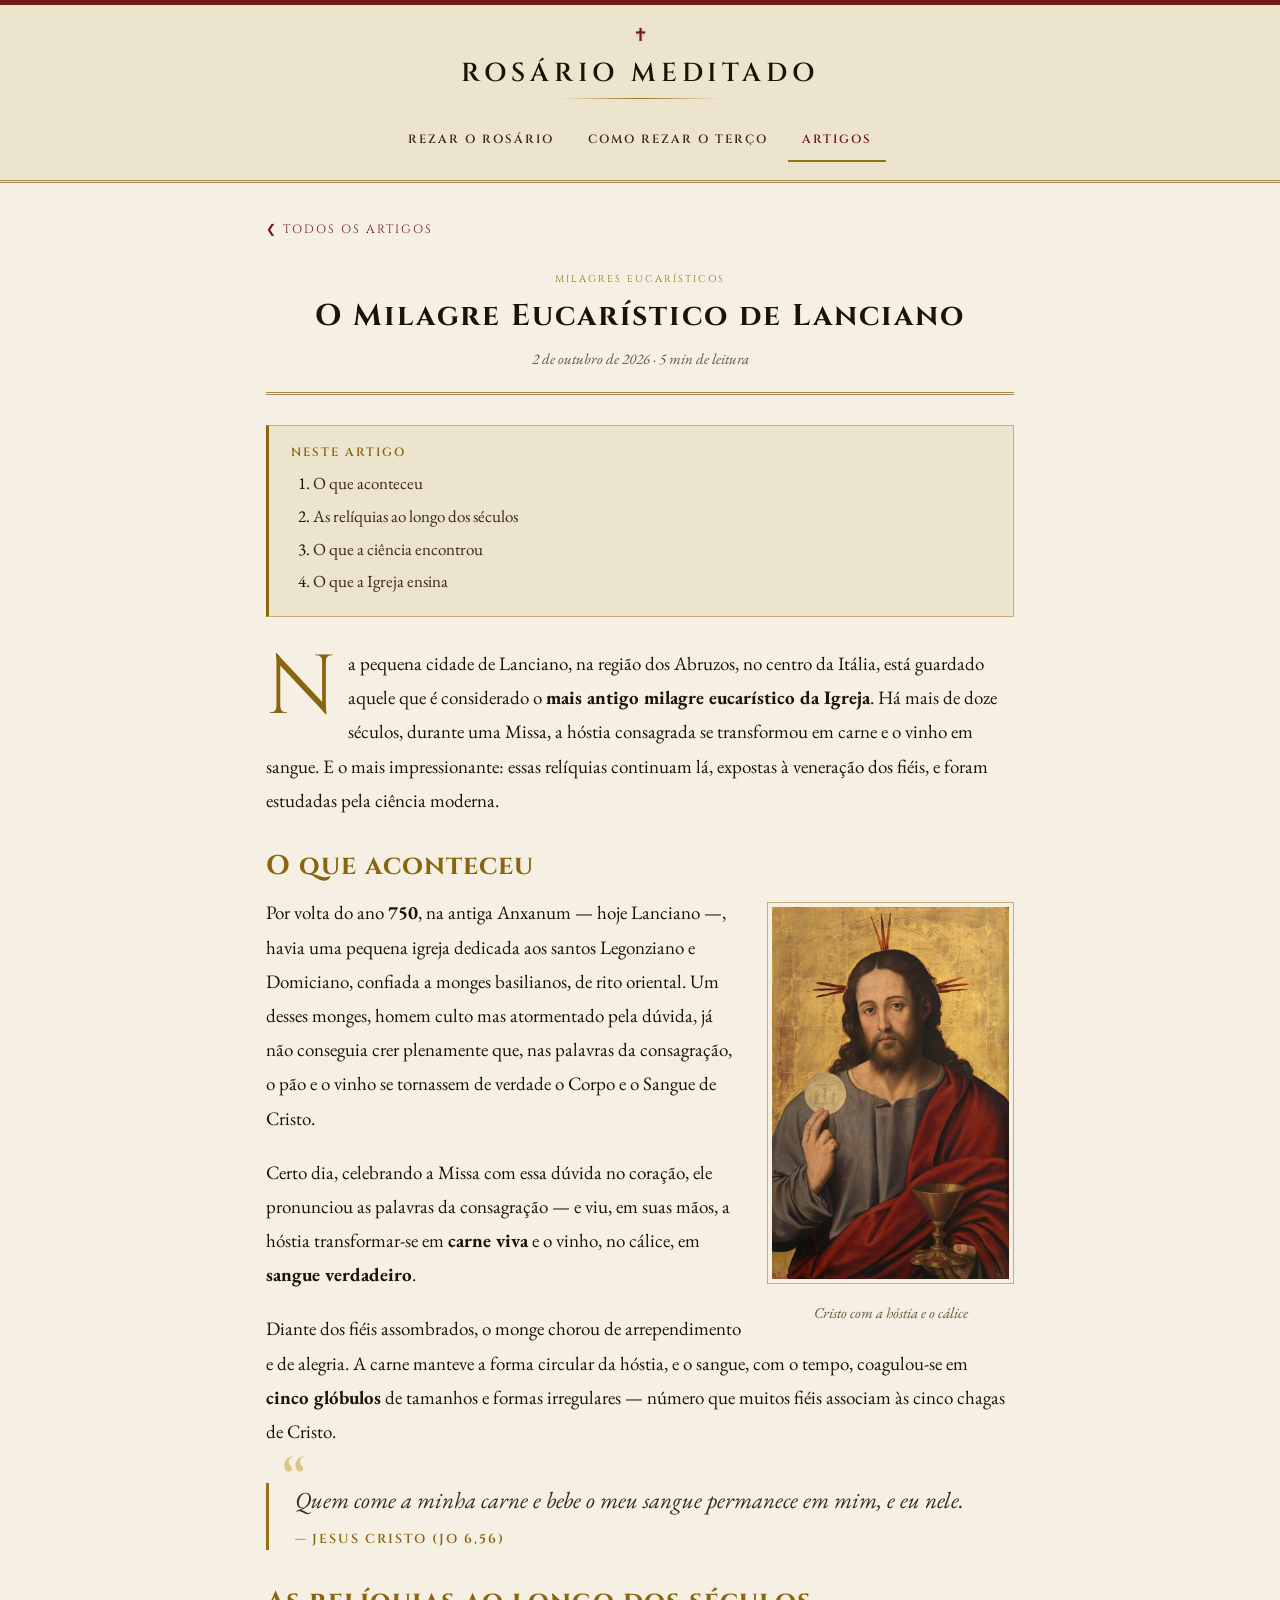
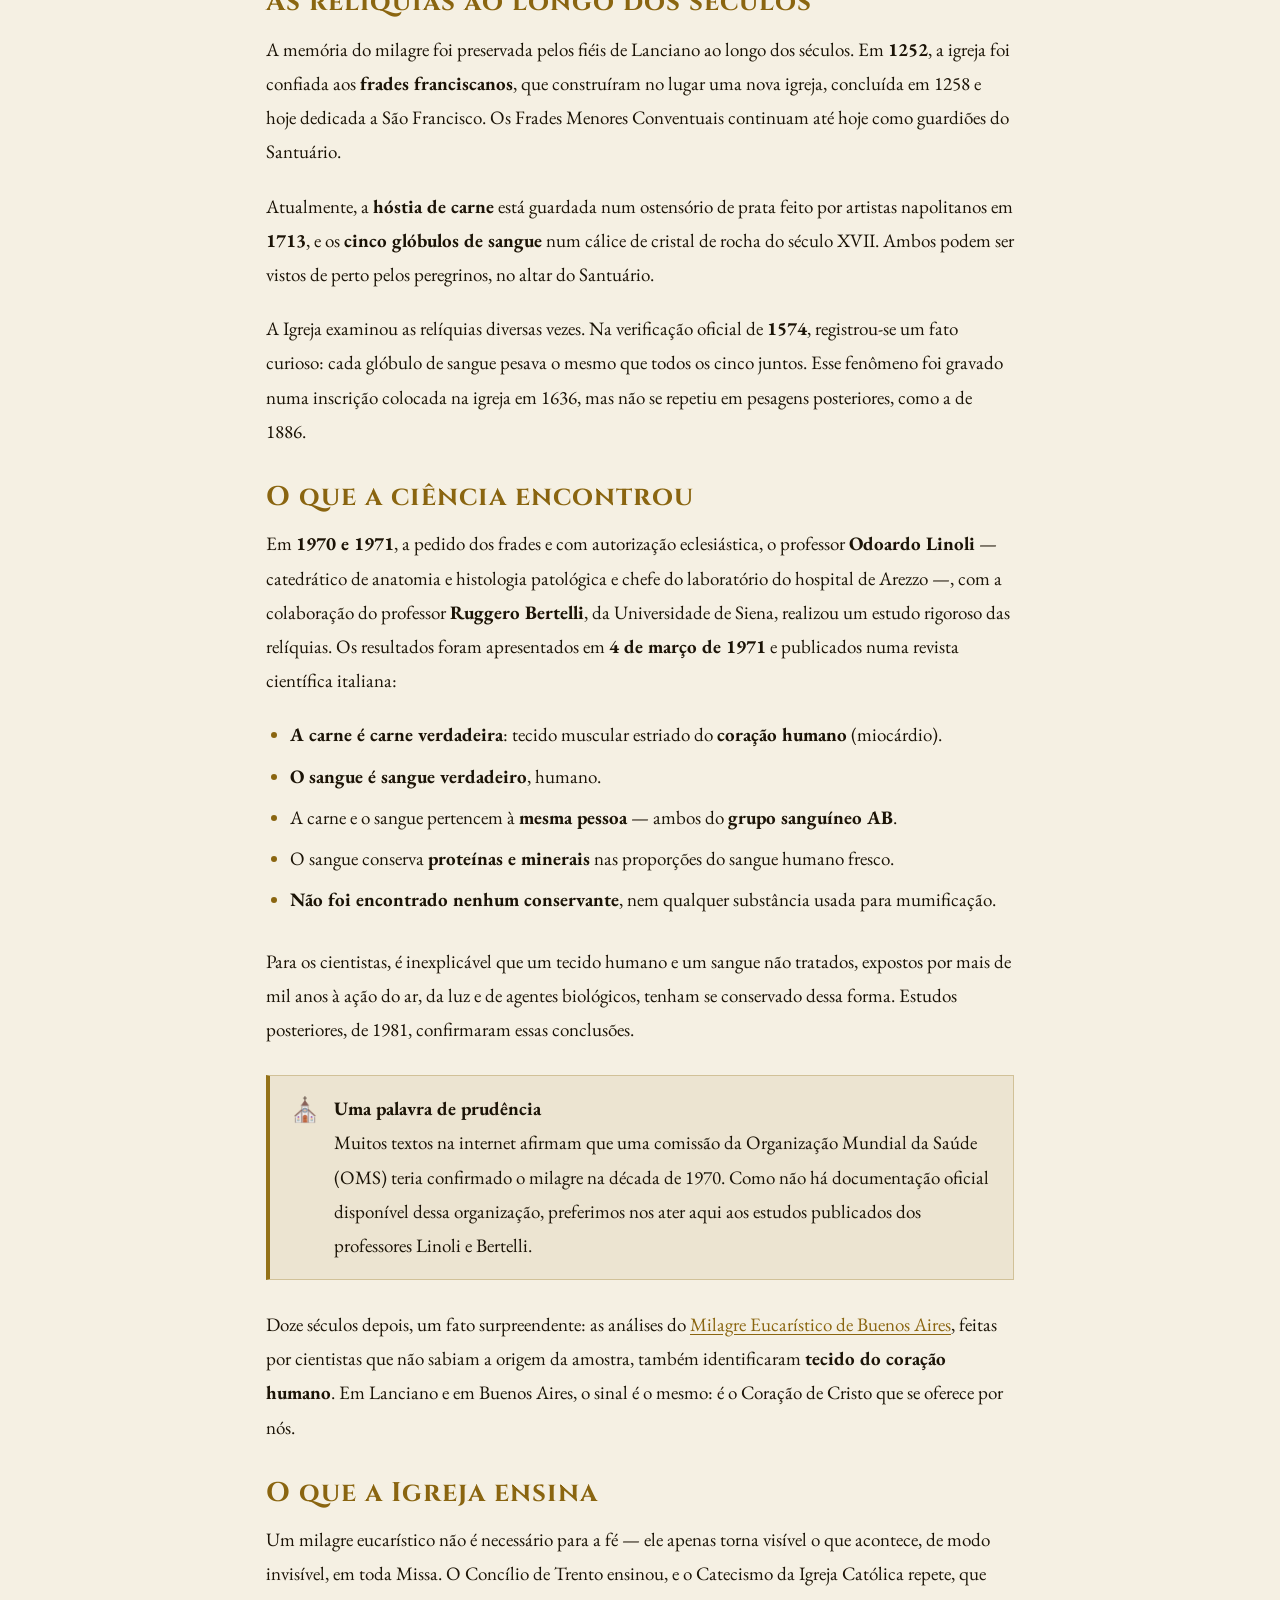
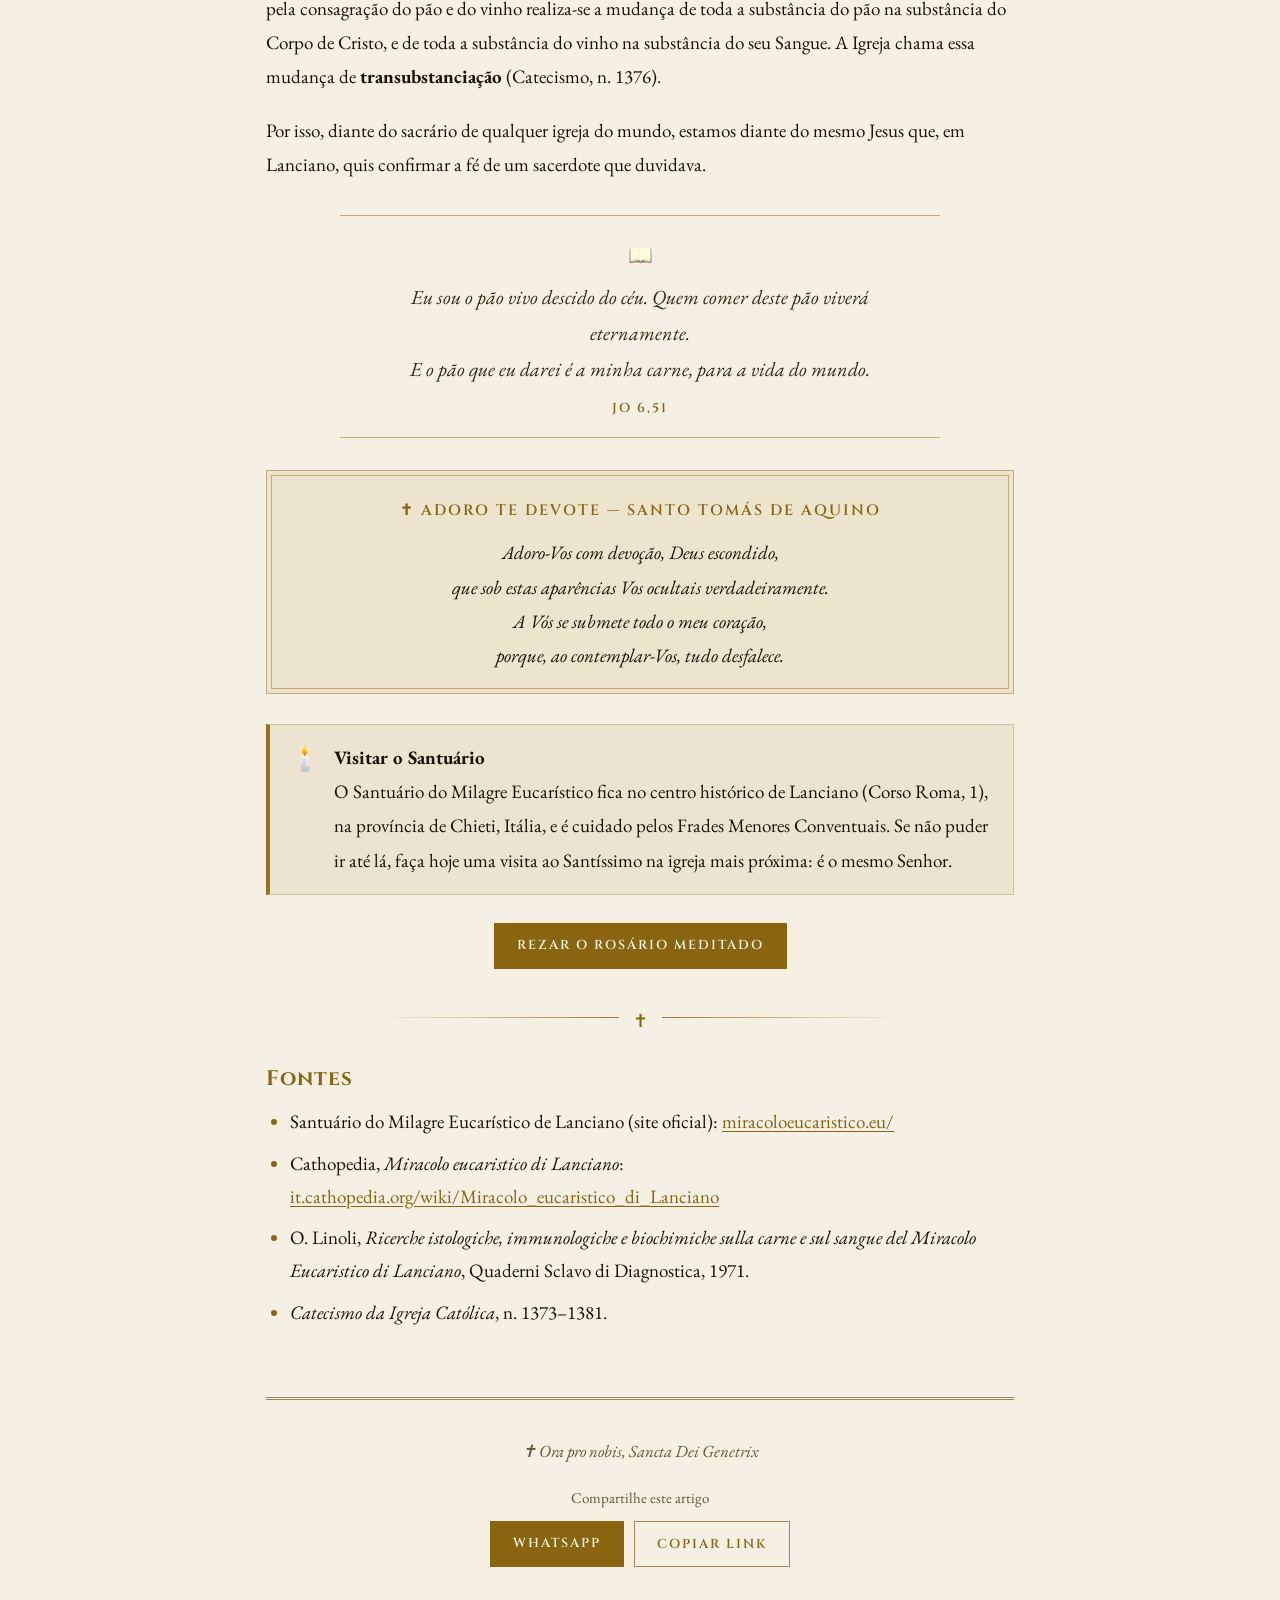
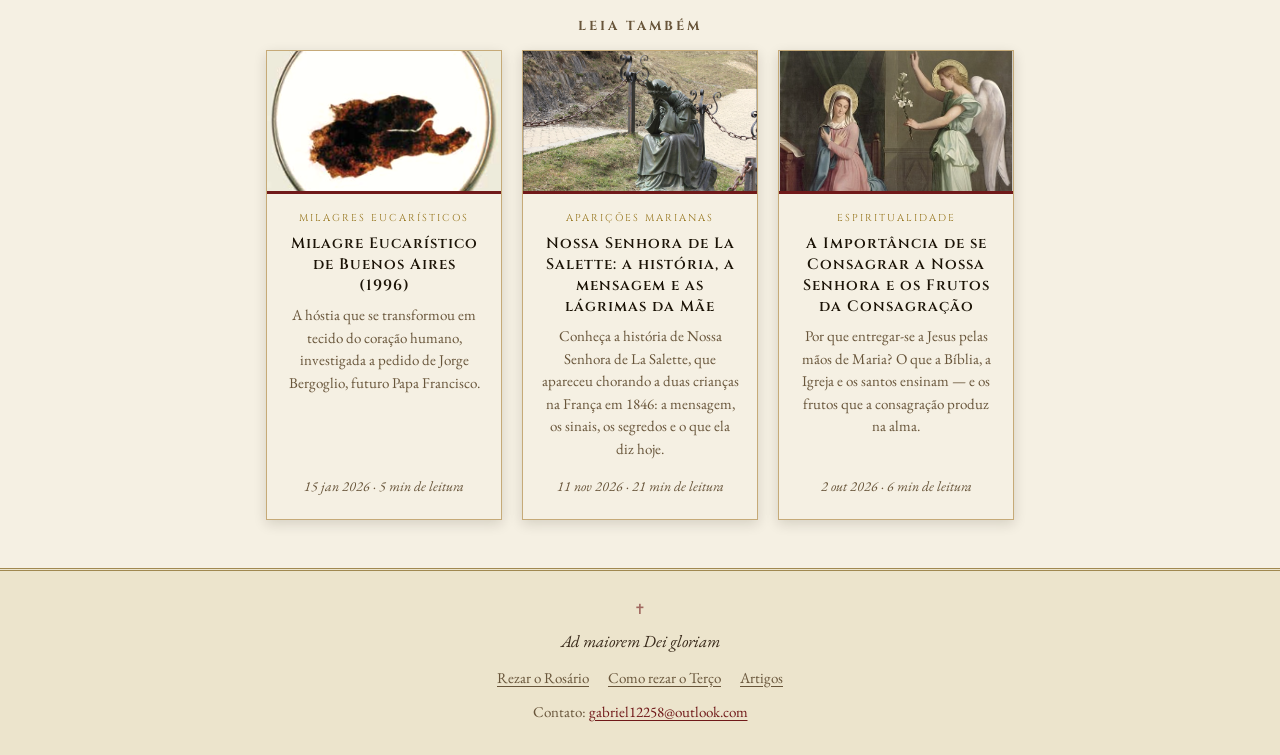
<file: artigos/milagre-lanciano.html>
<!DOCTYPE html>
<html lang="pt-BR">
<head>
<meta charset="UTF-8">
<meta name="viewport" content="width=device-width, initial-scale=1.0">
<meta name="generator" content="rosario-build">
<!-- Página gerada automaticamente por build.js. Edite conteudo/artigos/*.md em vez deste arquivo. -->
<title>O Milagre Eucarístico de Lanciano – Rosário Meditado</title>
<meta name="description" content="Há mais de 1.200 anos, uma hóstia se transformou em carne e o vinho em sangue nas mãos de um monge que duvidava. As relíquias podem ser vistas até hoje.">
<link rel="canonical" href="https://rosariomeditado.com/artigos/milagre-lanciano.html">
<meta property="og:site_name" content="Rosário Meditado">
<meta property="og:type" content="article">
<meta property="og:title" content="O Milagre Eucarístico de Lanciano">
<meta property="og:description" content="Há mais de 1.200 anos, uma hóstia se transformou em carne e o vinho em sangue nas mãos de um monge que duvidava. As relíquias podem ser vistas até hoje.">
<meta property="og:url" content="https://rosariomeditado.com/artigos/milagre-lanciano.html">
<meta property="og:image" content="https://rosariomeditado.com/images/luminosos/47.jpg">
<meta property="og:locale" content="pt_BR">
<link rel="icon" href="../favicon.png" type="image/png">
<link rel="preconnect" href="https://fonts.googleapis.com">
<link rel="preconnect" href="https://fonts.gstatic.com" crossorigin>
<link rel="stylesheet" href="https://fonts.googleapis.com/css2?family=Cinzel:wght@400;600&family=EB+Garamond:ital,wght@0,400;0,600;1,400&display=swap">
<link rel="stylesheet" href="../css/style.css">
<script type="application/ld+json">{"@context":"https://schema.org","@type":"Article","headline":"O Milagre Eucarístico de Lanciano","description":"Há mais de 1.200 anos, uma hóstia se transformou em carne e o vinho em sangue nas mãos de um monge que duvidava. As relíquias podem ser vistas até hoje.","image":"https://rosariomeditado.com/images/luminosos/47.jpg","datePublished":"2026-10-02","inLanguage":"pt-BR","mainEntityOfPage":"https://rosariomeditado.com/artigos/milagre-lanciano.html"}</script>
</head>

<body>
<a class="skip-link" href="#conteudo">Pular para o conteúdo</a>

<header>
  <a class="brand" href="../index.html">Rosário Meditado</a>
  <nav class="site-nav" aria-label="Principal">
    <a href="../index.html">Rezar o Rosário</a>
    <a href="../como-rezar-o-terco.html">Como rezar o Terço</a>
    <a href="../paginaartigos.html" aria-current="page">Artigos</a>
  </nav>
</header>

<main id="conteudo" class="article-container">
  <a class="back-link" href="../paginaartigos.html">❮ Todos os artigos</a>

  <article class="tema-dourado">
    <div class="article-header">
      <a class="card-tag article-category" href="../paginaartigos.html?categoria=milagres-eucaristicos">Milagres Eucarísticos</a>
      <h1>O Milagre Eucarístico de Lanciano</h1>
      <p class="article-meta"><time datetime="2026-10-02">2 de outubro de 2026</time> · 5 min de leitura</p>
    </div>

<nav class="toc" aria-label="Sumário">
  <p class="toc-title">Neste artigo</p>
  <ol>
    <li><a href="#o-que-aconteceu">O que aconteceu</a></li>
    <li><a href="#as-reliquias-ao-longo-dos-seculos">As relíquias ao longo dos séculos</a></li>
    <li><a href="#o-que-a-ciencia-encontrou">O que a ciência encontrou</a></li>
    <li><a href="#o-que-a-igreja-ensina">O que a Igreja ensina</a></li>
  </ol>
</nav>

    <div class="article-content capitular">
<p>Na pequena cidade de Lanciano, na região dos Abruzos, no centro da Itália, está guardado aquele que é considerado o <strong>mais antigo milagre eucarístico da Igreja</strong>. Há mais de doze séculos, durante uma Missa, a hóstia consagrada se transformou em carne e o vinho em sangue. E o mais impressionante: essas relíquias continuam lá, expostas à veneração dos fiéis, e foram estudadas pela ciência moderna.</p>
<h2 id="o-que-aconteceu">O que aconteceu</h2>
<figure class="article-figure size-pequena align-right"><img src="/images/luminosos/44.jpg" alt="Cristo com a hóstia e o cálice" loading="lazy"><figcaption>Cristo com a hóstia e o cálice</figcaption></figure>
<p>Por volta do ano <strong>750</strong>, na antiga Anxanum — hoje Lanciano —, havia uma pequena igreja dedicada aos santos Legonziano e Domiciano, confiada a monges basilianos, de rito oriental. Um desses monges, homem culto mas atormentado pela dúvida, já não conseguia crer plenamente que, nas palavras da consagração, o pão e o vinho se tornassem de verdade o Corpo e o Sangue de Cristo.</p>
<p>Certo dia, celebrando a Missa com essa dúvida no coração, ele pronunciou as palavras da consagração — e viu, em suas mãos, a hóstia transformar-se em <strong>carne viva</strong> e o vinho, no cálice, em <strong>sangue verdadeiro</strong>.</p>
<p>Diante dos fiéis assombrados, o monge chorou de arrependimento e de alegria. A carne manteve a forma circular da hóstia, e o sangue, com o tempo, coagulou-se em <strong>cinco glóbulos</strong> de tamanhos e formas irregulares — número que muitos fiéis associam às cinco chagas de Cristo.</p>
<figure class="saint-quote">
  <blockquote>
<p>Quem come a minha carne e bebe o meu sangue permanece em mim, e eu nele.</p>
  </blockquote>
  <figcaption>Jesus Cristo (Jo 6,56)</figcaption>
</figure>
<h2 id="as-reliquias-ao-longo-dos-seculos">As relíquias ao longo dos séculos</h2>
<p>A memória do milagre foi preservada pelos fiéis de Lanciano ao longo dos séculos. Em <strong>1252</strong>, a igreja foi confiada aos <strong>frades franciscanos</strong>, que construíram no lugar uma nova igreja, concluída em 1258 e hoje dedicada a São Francisco. Os Frades Menores Conventuais continuam até hoje como guardiões do Santuário.</p>
<p>Atualmente, a <strong>hóstia de carne</strong> está guardada num ostensório de prata feito por artistas napolitanos em <strong>1713</strong>, e os <strong>cinco glóbulos de sangue</strong> num cálice de cristal de rocha do século XVII. Ambos podem ser vistos de perto pelos peregrinos, no altar do Santuário.</p>
<p>A Igreja examinou as relíquias diversas vezes. Na verificação oficial de <strong>1574</strong>, registrou-se um fato curioso: cada glóbulo de sangue pesava o mesmo que todos os cinco juntos. Esse fenômeno foi gravado numa inscrição colocada na igreja em 1636, mas não se repetiu em pesagens posteriores, como a de 1886.</p>
<h2 id="o-que-a-ciencia-encontrou">O que a ciência encontrou</h2>
<p>Em <strong>1970 e 1971</strong>, a pedido dos frades e com autorização eclesiástica, o professor <strong>Odoardo Linoli</strong> — catedrático de anatomia e histologia patológica e chefe do laboratório do hospital de Arezzo —, com a colaboração do professor <strong>Ruggero Bertelli</strong>, da Universidade de Siena, realizou um estudo rigoroso das relíquias. Os resultados foram apresentados em <strong>4 de março de 1971</strong> e publicados numa revista científica italiana:</p>
<ul>
<li><strong>A carne é carne verdadeira</strong>: tecido muscular estriado do <strong>coração humano</strong> (miocárdio).</li>
<li><strong>O sangue é sangue verdadeiro</strong>, humano.</li>
<li>A carne e o sangue pertencem à <strong>mesma pessoa</strong> — ambos do <strong>grupo sanguíneo AB</strong>.</li>
<li>O sangue conserva <strong>proteínas e minerais</strong> nas proporções do sangue humano fresco.</li>
<li><strong>Não foi encontrado nenhum conservante</strong>, nem qualquer substância usada para mumificação.</li>
</ul>
<p>Para os cientistas, é inexplicável que um tecido humano e um sangue não tratados, expostos por mais de mil anos à ação do ar, da luz e de agentes biológicos, tenham se conservado dessa forma. Estudos posteriores, de 1981, confirmaram essas conclusões.</p>
<aside class="callout callout-dourado has-icon">
  <span class="callout-icon" aria-hidden="true">⛪</span>
  <div class="callout-body">
<p><strong>Uma palavra de prudência</strong><br>
Muitos textos na internet afirmam que uma comissão da Organização Mundial da Saúde (OMS) teria confirmado o milagre na década de 1970. Como não há documentação oficial disponível dessa organização, preferimos nos ater aqui aos estudos publicados dos professores Linoli e Bertelli.</p>
  </div>
</aside>
<p>Doze séculos depois, um fato surpreendente: as análises do <a href="/artigos/milagrebuenoaires.html">Milagre Eucarístico de Buenos Aires</a>, feitas por cientistas que não sabiam a origem da amostra, também identificaram <strong>tecido do coração humano</strong>. Em Lanciano e em Buenos Aires, o sinal é o mesmo: é o Coração de Cristo que se oferece por nós.</p>
<h2 id="o-que-a-igreja-ensina">O que a Igreja ensina</h2>
<p>Um milagre eucarístico não é necessário para a fé — ele apenas torna visível o que acontece, de modo invisível, em toda Missa. O Concílio de Trento ensinou, e o Catecismo da Igreja Católica repete, que pela consagração do pão e do vinho realiza-se a mudança de toda a substância do pão na substância do Corpo de Cristo, e de toda a substância do vinho na substância do seu Sangue. A Igreja chama essa mudança de <strong>transubstanciação</strong> (Catecismo, n. 1376).</p>
<p>Por isso, diante do sacrário de qualquer igreja do mundo, estamos diante do mesmo Jesus que, em Lanciano, quis confirmar a fé de um sacerdote que duvidava.</p>
<figure class="bible-verse">
  <blockquote>
<p>Eu sou o pão vivo descido do céu. Quem comer deste pão viverá eternamente.<br>
E o pão que eu darei é a minha carne, para a vida do mundo.</p>
  </blockquote>
  <figcaption>Jo 6,51</figcaption>
</figure>
<div class="prayer-box">
  <p class="prayer-box-title">Adoro te devote — Santo Tomás de Aquino</p>
<p>Adoro-Vos com devoção, Deus escondido,<br>
que sob estas aparências Vos ocultais verdadeiramente.<br>
A Vós se submete todo o meu coração,<br>
porque, ao contemplar-Vos, tudo desfalece.</p>
</div>
<aside class="callout callout-dourado has-icon">
  <span class="callout-icon" aria-hidden="true">🕯️</span>
  <div class="callout-body">
<p><strong>Visitar o Santuário</strong><br>
O Santuário do Milagre Eucarístico fica no centro histórico de Lanciano (Corso Roma, 1), na província de Chieti, Itália, e é cuidado pelos Frades Menores Conventuais. Se não puder ir até lá, faça hoje uma visita ao Santíssimo na igreja mais próxima: é o mesmo Senhor.</p>
  </div>
</aside>
<p class="button-line"><a class="btn" href="/index.html">Rezar o Rosário meditado</a></p>
<hr>
<h3 id="fontes">Fontes</h3>
<ul>
<li>Santuário do Milagre Eucarístico de Lanciano (site oficial): <a href="https://www.miracoloeucaristico.eu/" target="_blank" rel="noopener">miracoloeucaristico.eu/</a></li>
<li>Cathopedia, <em>Miracolo eucaristico di Lanciano</em>: <a href="https://it.cathopedia.org/wiki/Miracolo_eucaristico_di_Lanciano" target="_blank" rel="noopener">it.cathopedia.org/wiki/Miracolo_eucaristico_di_Lanciano</a></li>
<li>O. Linoli, <em>Ricerche istologiche, immunologiche e biochimiche sulla carne e sul sangue del Miracolo Eucaristico di Lanciano</em>, Quaderni Sclavo di Diagnostica, 1971.</li>
<li><em>Catecismo da Igreja Católica</em>, n. 1373–1381.</li>
</ul>
    </div>

    <div class="article-footer">
      <p>✝ Ora pro nobis, Sancta Dei Genetrix</p>
      <div class="share">
        <span class="share-label">Compartilhe este artigo</span>
        <a class="btn" href="https://wa.me/?text=O%20Milagre%20Eucar%C3%ADstico%20de%20Lanciano%20https%3A%2F%2Frosariomeditado.com%2Fartigos%2Fmilagre-lanciano.html" target="_blank" rel="noopener" data-share="whatsapp">WhatsApp</a>
        <button class="btn btn-ghost" type="button" data-share="copy" data-url="https://rosariomeditado.com/artigos/milagre-lanciano.html">Copiar link</button>
      </div>
    </div>
  </article>

  <section class="related" aria-labelledby="related-title">
    <h2 id="related-title" class="section-label">Leia também</h2>
    <div class="articles-grid related-grid">
    <a href="../artigos/milagrebuenoaires.html" class="article-card" data-category="milagres-eucaristicos" data-date="2026-01-15" data-search="milagre eucaristico de buenos aires 1996 a hostia que se transformou em tecido do coracao humano investigada a pedido de jorge bergoglio futuro papa francisco milagres eucaristicos">
      <img src="/images2/12.png" alt="" loading="lazy">
      <div class="article-card-content">
        <span class="card-tag">Milagres Eucarísticos</span>
        <h2>Milagre Eucarístico de Buenos Aires (1996)</h2>
        <p>A hóstia que se transformou em tecido do coração humano, investigada a pedido de Jorge Bergoglio, futuro Papa Francisco.</p>
        <span class="card-meta">15 jan 2026 · 5 min de leitura</span>
      </div>
    </a>
    <a href="../artigos/nossa-senhora-de-la-salette-historia-mensagem.html" class="article-card" data-category="aparicoes-marianas" data-date="2026-11-11" data-search="nossa senhora de la salette a historia a mensagem e as lagrimas da mae conheca a historia de nossa senhora de la salette que apareceu chorando a duas criancas na franca em 1846 a mensagem os sinais os segredos e o que ela diz hoje aparicoes marianas">
      <img src="/images2/la-salette-capa.jpg" alt="" loading="lazy">
      <div class="article-card-content">
        <span class="card-tag">Aparições Marianas</span>
        <h2>Nossa Senhora de La Salette: a história, a mensagem e as lágrimas da Mãe</h2>
        <p>Conheça a história de Nossa Senhora de La Salette, que apareceu chorando a duas crianças na França em 1846: a mensagem, os sinais, os segredos e o que ela diz hoje.</p>
        <span class="card-meta">11 nov 2026 · 21 min de leitura</span>
      </div>
    </a>
    <a href="../artigos/importancia-consagracao-nossa-senhora.html" class="article-card" data-category="espiritualidade" data-date="2026-10-02" data-search="a importancia de se consagrar a nossa senhora e os frutos da consagracao por que entregar se a jesus pelas maos de maria o que a biblia a igreja e os santos ensinam e os frutos que a consagracao produz na alma espiritualidade">
      <img src="/images/gozosos/0.jpg" alt="" loading="lazy">
      <div class="article-card-content">
        <span class="card-tag">Espiritualidade</span>
        <h2>A Importância de se Consagrar a Nossa Senhora e os Frutos da Consagração</h2>
        <p>Por que entregar-se a Jesus pelas mãos de Maria? O que a Bíblia, a Igreja e os santos ensinam — e os frutos que a consagração produz na alma.</p>
        <span class="card-meta">2 out 2026 · 6 min de leitura</span>
      </div>
    </a>
    </div>
  </section>
</main>

<footer>
  <p class="motto">Ad maiorem Dei gloriam</p>
  <nav aria-label="Rodapé">
    <a href="../index.html">Rezar o Rosário</a>
    <a href="../como-rezar-o-terco.html">Como rezar o Terço</a>
    <a href="../paginaartigos.html">Artigos</a>
  </nav>
  <p>Contato: <a href="mailto:gabriel12258@outlook.com">gabriel12258@outlook.com</a></p>
</footer>
<script src="../js/artigos.js" defer></script>
</body>
</html>
</file>
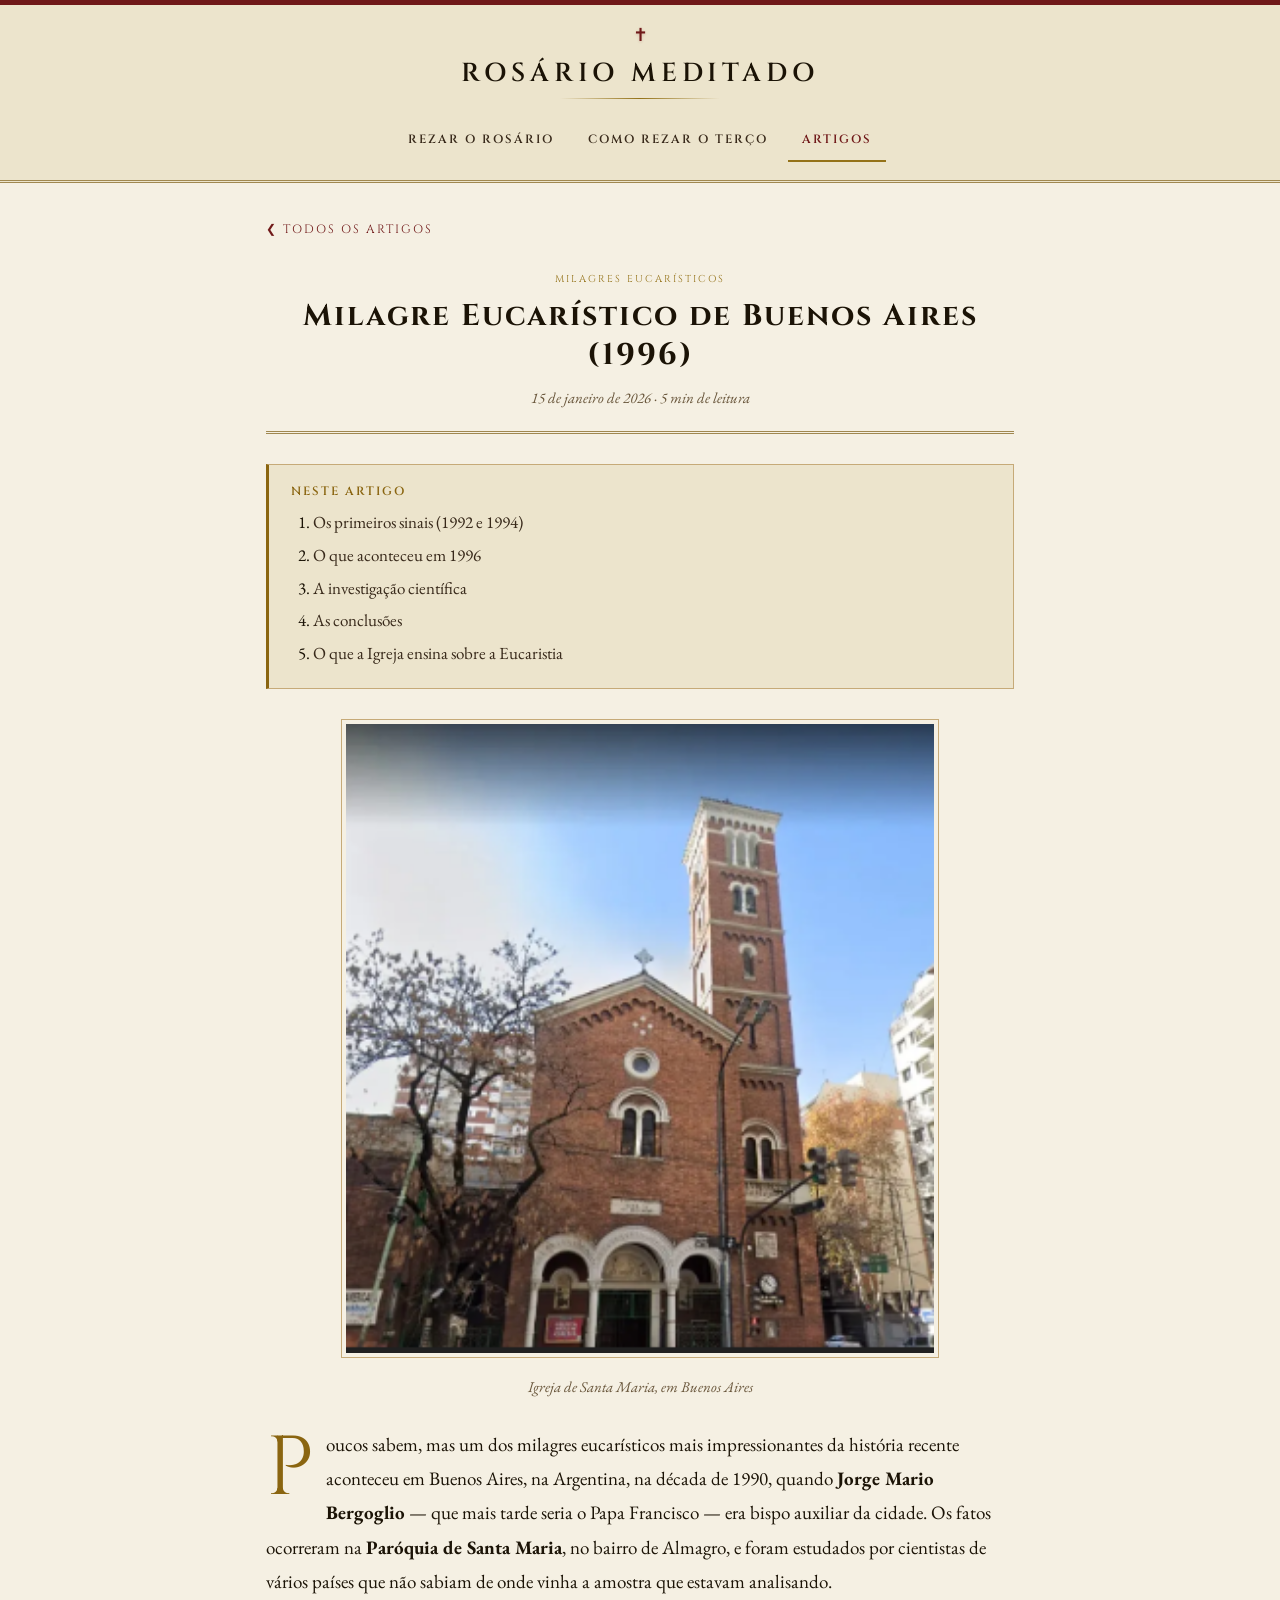
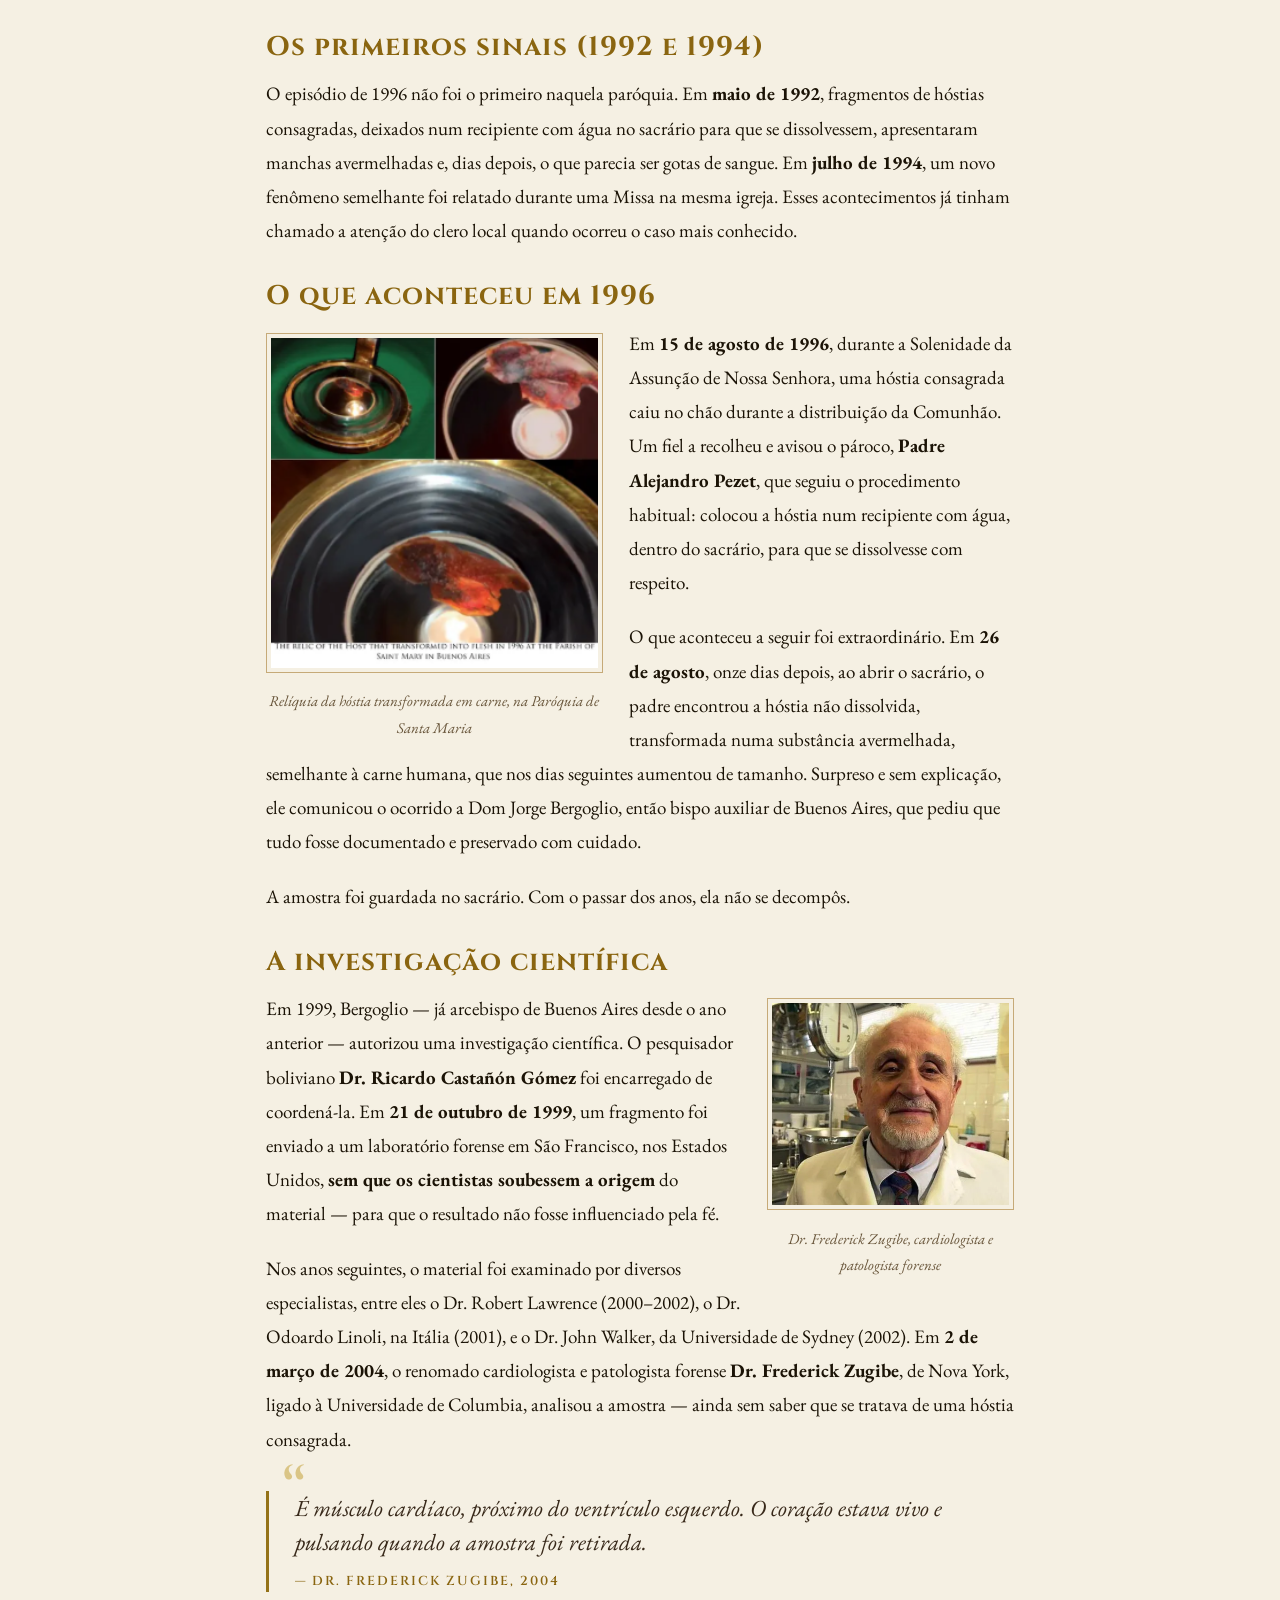
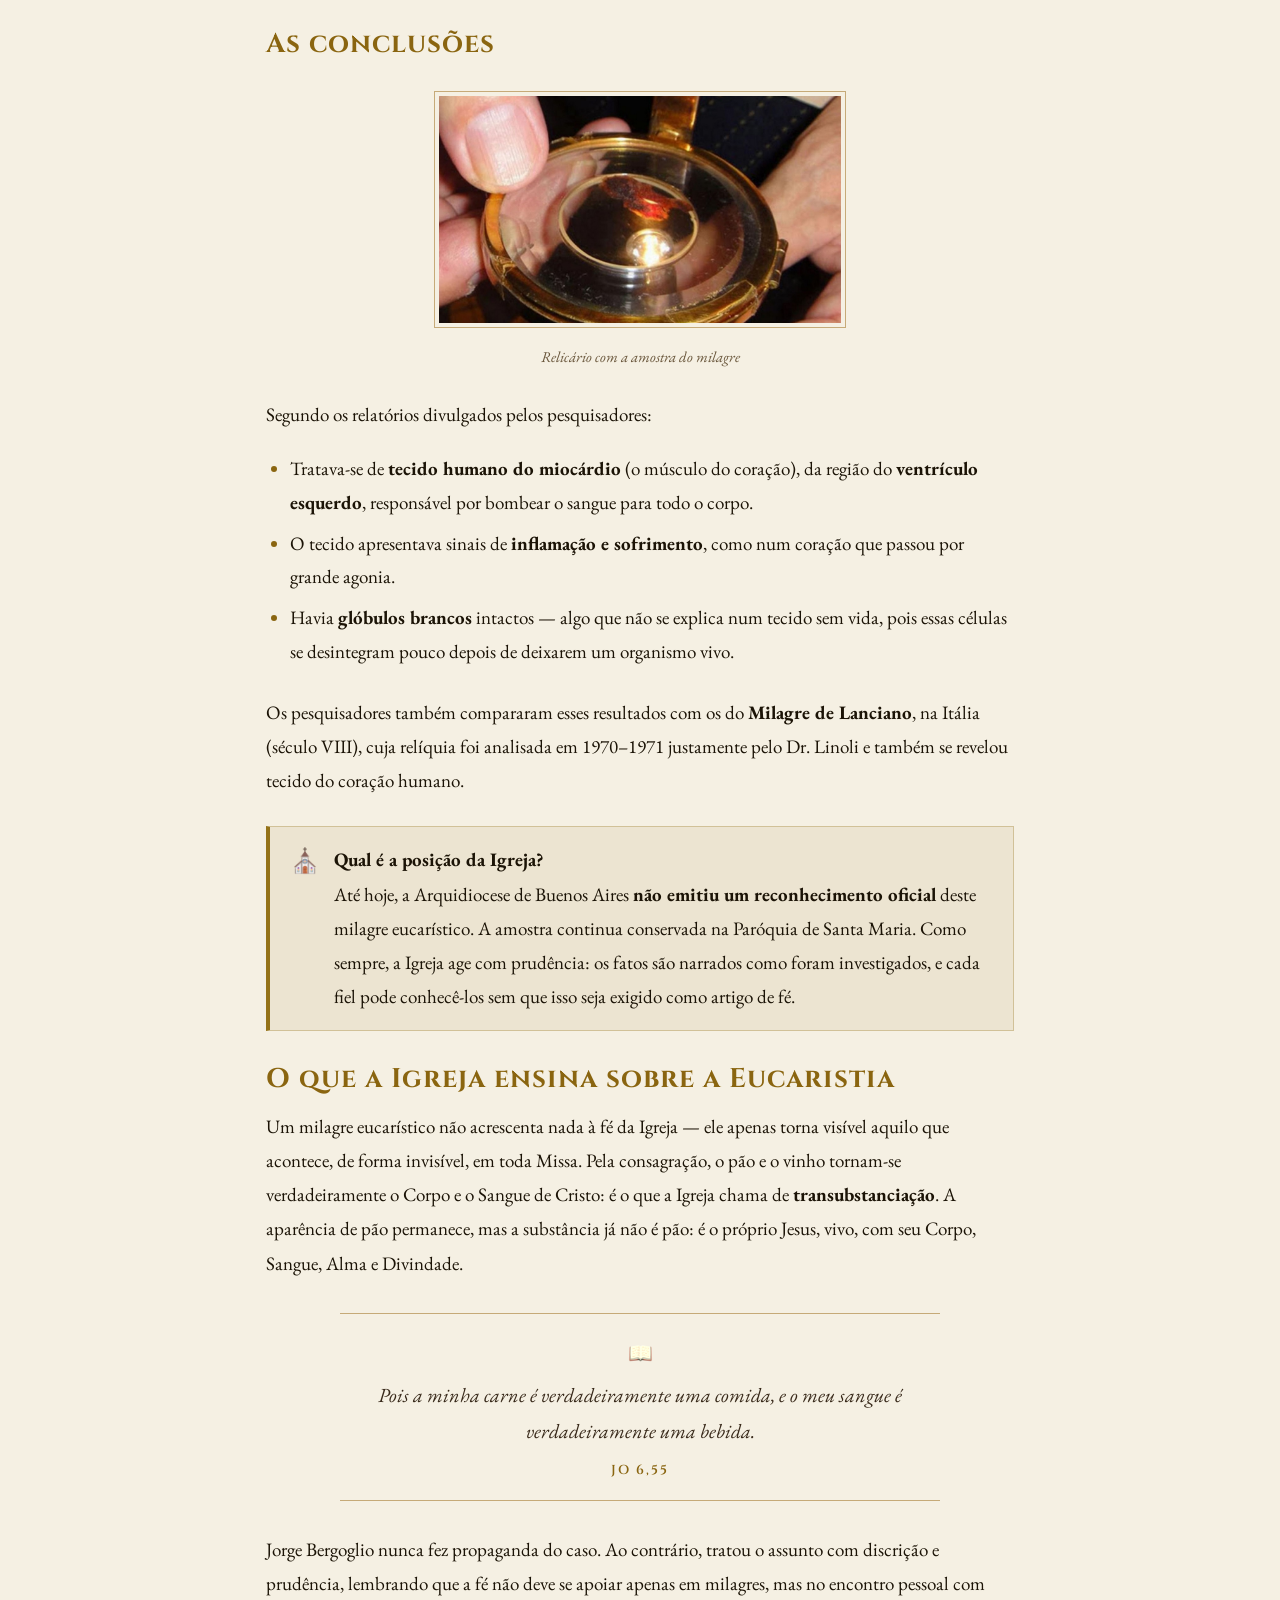
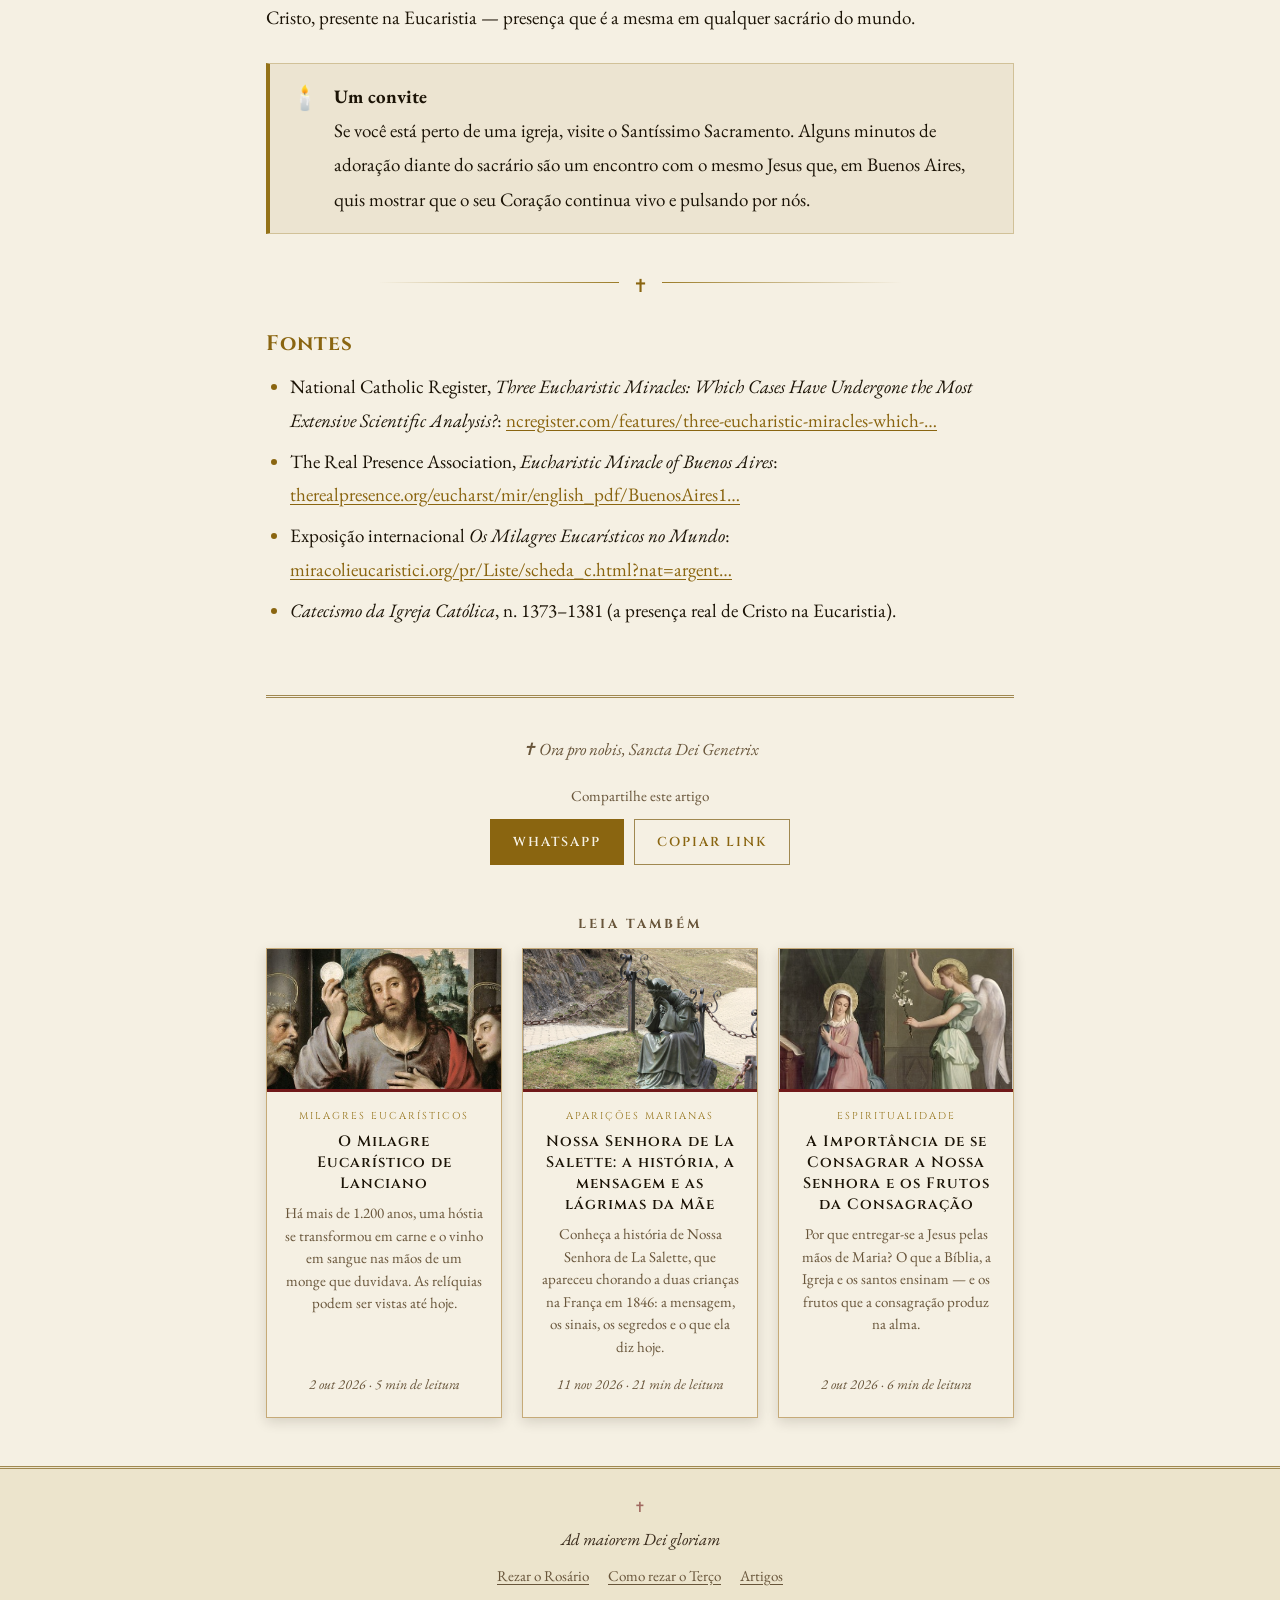
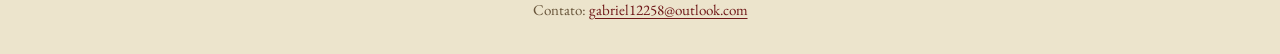
<file: artigos/milagrebuenoaires.html>
<!DOCTYPE html>
<html lang="pt-BR">
<head>
<meta charset="UTF-8">
<meta name="viewport" content="width=device-width, initial-scale=1.0">
<meta name="generator" content="rosario-build">
<!-- Página gerada automaticamente por build.js. Edite conteudo/artigos/*.md em vez deste arquivo. -->
<title>Milagre Eucarístico de Buenos Aires (1996) – Rosário Meditado</title>
<meta name="description" content="A hóstia que se transformou em tecido do coração humano, investigada a pedido de Jorge Bergoglio, futuro Papa Francisco.">
<link rel="canonical" href="https://rosariomeditado.com/artigos/milagrebuenoaires.html">
<meta property="og:site_name" content="Rosário Meditado">
<meta property="og:type" content="article">
<meta property="og:title" content="Milagre Eucarístico de Buenos Aires (1996)">
<meta property="og:description" content="A hóstia que se transformou em tecido do coração humano, investigada a pedido de Jorge Bergoglio, futuro Papa Francisco.">
<meta property="og:url" content="https://rosariomeditado.com/artigos/milagrebuenoaires.html">
<meta property="og:image" content="https://rosariomeditado.com/images2/12.png">
<meta property="og:locale" content="pt_BR">
<link rel="icon" href="../favicon.png" type="image/png">
<link rel="preconnect" href="https://fonts.googleapis.com">
<link rel="preconnect" href="https://fonts.gstatic.com" crossorigin>
<link rel="stylesheet" href="https://fonts.googleapis.com/css2?family=Cinzel:wght@400;600&family=EB+Garamond:ital,wght@0,400;0,600;1,400&display=swap">
<link rel="stylesheet" href="../css/style.css">
<script type="application/ld+json">{"@context":"https://schema.org","@type":"Article","headline":"Milagre Eucarístico de Buenos Aires (1996)","description":"A hóstia que se transformou em tecido do coração humano, investigada a pedido de Jorge Bergoglio, futuro Papa Francisco.","image":"https://rosariomeditado.com/images2/12.png","datePublished":"2026-01-15","inLanguage":"pt-BR","mainEntityOfPage":"https://rosariomeditado.com/artigos/milagrebuenoaires.html"}</script>
</head>

<body>
<a class="skip-link" href="#conteudo">Pular para o conteúdo</a>

<header>
  <a class="brand" href="../index.html">Rosário Meditado</a>
  <nav class="site-nav" aria-label="Principal">
    <a href="../index.html">Rezar o Rosário</a>
    <a href="../como-rezar-o-terco.html">Como rezar o Terço</a>
    <a href="../paginaartigos.html" aria-current="page">Artigos</a>
  </nav>
</header>

<main id="conteudo" class="article-container">
  <a class="back-link" href="../paginaartigos.html">❮ Todos os artigos</a>

  <article class="tema-dourado">
    <div class="article-header">
      <a class="card-tag article-category" href="../paginaartigos.html?categoria=milagres-eucaristicos">Milagres Eucarísticos</a>
      <h1>Milagre Eucarístico de Buenos Aires (1996)</h1>
      <p class="article-meta"><time datetime="2026-01-15">15 de janeiro de 2026</time> · 5 min de leitura</p>
    </div>

<nav class="toc" aria-label="Sumário">
  <p class="toc-title">Neste artigo</p>
  <ol>
    <li><a href="#os-primeiros-sinais-1992-e-1994">Os primeiros sinais (1992 e 1994)</a></li>
    <li><a href="#o-que-aconteceu-em-1996">O que aconteceu em 1996</a></li>
    <li><a href="#a-investigacao-cientifica">A investigação científica</a></li>
    <li><a href="#as-conclusoes">As conclusões</a></li>
    <li><a href="#o-que-a-igreja-ensina-sobre-a-eucaristia">O que a Igreja ensina sobre a Eucaristia</a></li>
  </ol>
</nav>

    <div class="article-content capitular">
<figure class="article-figure size-grande"><img src="/images2/8.png" alt="Igreja de Santa Maria, em Buenos Aires" loading="lazy"><figcaption>Igreja de Santa Maria, em Buenos Aires</figcaption></figure>
<p>Poucos sabem, mas um dos milagres eucarísticos mais impressionantes da história recente aconteceu em Buenos Aires, na Argentina, na década de 1990, quando <strong>Jorge Mario Bergoglio</strong> — que mais tarde seria o Papa Francisco — era bispo auxiliar da cidade. Os fatos ocorreram na <strong>Paróquia de Santa Maria</strong>, no bairro de Almagro, e foram estudados por cientistas de vários países que não sabiam de onde vinha a amostra que estavam analisando.</p>
<h2 id="os-primeiros-sinais-1992-e-1994">Os primeiros sinais (1992 e 1994)</h2>
<p>O episódio de 1996 não foi o primeiro naquela paróquia. Em <strong>maio de 1992</strong>, fragmentos de hóstias consagradas, deixados num recipiente com água no sacrário para que se dissolvessem, apresentaram manchas avermelhadas e, dias depois, o que parecia ser gotas de sangue. Em <strong>julho de 1994</strong>, um novo fenômeno semelhante foi relatado durante uma Missa na mesma igreja. Esses acontecimentos já tinham chamado a atenção do clero local quando ocorreu o caso mais conhecido.</p>
<h2 id="o-que-aconteceu-em-1996">O que aconteceu em 1996</h2>
<figure class="article-figure size-media align-left"><img src="/images2/9.png" alt="Relíquia da hóstia transformada em carne, na Paróquia de Santa Maria" loading="lazy"><figcaption>Relíquia da hóstia transformada em carne, na Paróquia de Santa Maria</figcaption></figure>
<p>Em <strong>15 de agosto de 1996</strong>, durante a Solenidade da Assunção de Nossa Senhora, uma hóstia consagrada caiu no chão durante a distribuição da Comunhão. Um fiel a recolheu e avisou o pároco, <strong>Padre Alejandro Pezet</strong>, que seguiu o procedimento habitual: colocou a hóstia num recipiente com água, dentro do sacrário, para que se dissolvesse com respeito.</p>
<p>O que aconteceu a seguir foi extraordinário. Em <strong>26 de agosto</strong>, onze dias depois, ao abrir o sacrário, o padre encontrou a hóstia não dissolvida, transformada numa substância avermelhada, semelhante à carne humana, que nos dias seguintes aumentou de tamanho. Surpreso e sem explicação, ele comunicou o ocorrido a Dom Jorge Bergoglio, então bispo auxiliar de Buenos Aires, que pediu que tudo fosse documentado e preservado com cuidado.</p>
<p>A amostra foi guardada no sacrário. Com o passar dos anos, ela não se decompôs.</p>
<h2 id="a-investigacao-cientifica">A investigação científica</h2>
<figure class="article-figure size-pequena align-right"><img src="/images2/10.png" alt="Dr. Frederick Zugibe, cardiologista e patologista forense" loading="lazy"><figcaption>Dr. Frederick Zugibe, cardiologista e patologista forense</figcaption></figure>
<p>Em 1999, Bergoglio — já arcebispo de Buenos Aires desde o ano anterior — autorizou uma investigação científica. O pesquisador boliviano <strong>Dr. Ricardo Castañón Gómez</strong> foi encarregado de coordená-la. Em <strong>21 de outubro de 1999</strong>, um fragmento foi enviado a um laboratório forense em São Francisco, nos Estados Unidos, <strong>sem que os cientistas soubessem a origem</strong> do material — para que o resultado não fosse influenciado pela fé.</p>
<p>Nos anos seguintes, o material foi examinado por diversos especialistas, entre eles o Dr. Robert Lawrence (2000–2002), o Dr. Odoardo Linoli, na Itália (2001), e o Dr. John Walker, da Universidade de Sydney (2002). Em <strong>2 de março de 2004</strong>, o renomado cardiologista e patologista forense <strong>Dr. Frederick Zugibe</strong>, de Nova York, ligado à Universidade de Columbia, analisou a amostra — ainda sem saber que se tratava de uma hóstia consagrada.</p>
<figure class="saint-quote">
  <blockquote>
<p>É músculo cardíaco, próximo do ventrículo esquerdo. O coração estava vivo e pulsando quando a amostra foi retirada.</p>
  </blockquote>
  <figcaption>Dr. Frederick Zugibe, 2004</figcaption>
</figure>
<h2 id="as-conclusoes">As conclusões</h2>
<figure class="article-figure size-media"><img src="/images2/11.png" alt="Relicário com a amostra do milagre" loading="lazy"><figcaption>Relicário com a amostra do milagre</figcaption></figure>
<p>Segundo os relatórios divulgados pelos pesquisadores:</p>
<ul>
<li>Tratava-se de <strong>tecido humano do miocárdio</strong> (o músculo do coração), da região do <strong>ventrículo esquerdo</strong>, responsável por bombear o sangue para todo o corpo.</li>
<li>O tecido apresentava sinais de <strong>inflamação e sofrimento</strong>, como num coração que passou por grande agonia.</li>
<li>Havia <strong>glóbulos brancos</strong> intactos — algo que não se explica num tecido sem vida, pois essas células se desintegram pouco depois de deixarem um organismo vivo.</li>
</ul>
<p>Os pesquisadores também compararam esses resultados com os do <strong>Milagre de Lanciano</strong>, na Itália (século VIII), cuja relíquia foi analisada em 1970–1971 justamente pelo Dr. Linoli e também se revelou tecido do coração humano.</p>
<aside class="callout callout-dourado has-icon">
  <span class="callout-icon" aria-hidden="true">⛪</span>
  <div class="callout-body">
<p><strong>Qual é a posição da Igreja?</strong><br>
Até hoje, a Arquidiocese de Buenos Aires <strong>não emitiu um reconhecimento oficial</strong> deste milagre eucarístico. A amostra continua conservada na Paróquia de Santa Maria. Como sempre, a Igreja age com prudência: os fatos são narrados como foram investigados, e cada fiel pode conhecê-los sem que isso seja exigido como artigo de fé.</p>
  </div>
</aside>
<h2 id="o-que-a-igreja-ensina-sobre-a-eucaristia">O que a Igreja ensina sobre a Eucaristia</h2>
<p>Um milagre eucarístico não acrescenta nada à fé da Igreja — ele apenas torna visível aquilo que acontece, de forma invisível, em toda Missa. Pela consagração, o pão e o vinho tornam-se verdadeiramente o Corpo e o Sangue de Cristo: é o que a Igreja chama de <strong>transubstanciação</strong>. A aparência de pão permanece, mas a substância já não é pão: é o próprio Jesus, vivo, com seu Corpo, Sangue, Alma e Divindade.</p>
<figure class="bible-verse">
  <blockquote>
<p>Pois a minha carne é verdadeiramente uma comida, e o meu sangue é verdadeiramente uma bebida.</p>
  </blockquote>
  <figcaption>Jo 6,55</figcaption>
</figure>
<p>Jorge Bergoglio nunca fez propaganda do caso. Ao contrário, tratou o assunto com discrição e prudência, lembrando que a fé não deve se apoiar apenas em milagres, mas no encontro pessoal com Cristo, presente na Eucaristia — presença que é a mesma em qualquer sacrário do mundo.</p>
<aside class="callout callout-dourado has-icon">
  <span class="callout-icon" aria-hidden="true">🕯️</span>
  <div class="callout-body">
<p><strong>Um convite</strong><br>
Se você está perto de uma igreja, visite o Santíssimo Sacramento. Alguns minutos de adoração diante do sacrário são um encontro com o mesmo Jesus que, em Buenos Aires, quis mostrar que o seu Coração continua vivo e pulsando por nós.</p>
  </div>
</aside>
<hr>
<h3 id="fontes">Fontes</h3>
<ul>
<li>National Catholic Register, <em>Three Eucharistic Miracles: Which Cases Have Undergone the Most Extensive Scientific Analysis?</em>: <a href="https://www.ncregister.com/features/three-eucharistic-miracles-which-cases-have-undergone-the-most-extensive-scientific-analysis" target="_blank" rel="noopener">ncregister.com/features/three-eucharistic-miracles-which-…</a></li>
<li>The Real Presence Association, <em>Eucharistic Miracle of Buenos Aires</em>: <a href="http://www.therealpresence.org/eucharst/mir/english_pdf/BuenosAires1.pdf" target="_blank" rel="noopener">therealpresence.org/eucharst/mir/english_pdf/BuenosAires1…</a></li>
<li>Exposição internacional <em>Os Milagres Eucarísticos no Mundo</em>: <a href="https://www.miracolieucaristici.org/pr/Liste/scheda_c.html?nat=argentina&amp;wh=buenosaires&amp;ct=Buenos%20Aires,%201922-1994-1996" target="_blank" rel="noopener">miracolieucaristici.org/pr/Liste/scheda_c.html?nat=argent…</a></li>
<li><em>Catecismo da Igreja Católica</em>, n. 1373–1381 (a presença real de Cristo na Eucaristia).</li>
</ul>
    </div>

    <div class="article-footer">
      <p>✝ Ora pro nobis, Sancta Dei Genetrix</p>
      <div class="share">
        <span class="share-label">Compartilhe este artigo</span>
        <a class="btn" href="https://wa.me/?text=Milagre%20Eucar%C3%ADstico%20de%20Buenos%20Aires%20(1996)%20https%3A%2F%2Frosariomeditado.com%2Fartigos%2Fmilagrebuenoaires.html" target="_blank" rel="noopener" data-share="whatsapp">WhatsApp</a>
        <button class="btn btn-ghost" type="button" data-share="copy" data-url="https://rosariomeditado.com/artigos/milagrebuenoaires.html">Copiar link</button>
      </div>
    </div>
  </article>

  <section class="related" aria-labelledby="related-title">
    <h2 id="related-title" class="section-label">Leia também</h2>
    <div class="articles-grid related-grid">
    <a href="../artigos/milagre-lanciano.html" class="article-card" data-category="milagres-eucaristicos" data-date="2026-10-02" data-search="o milagre eucaristico de lanciano ha mais de 1 200 anos uma hostia se transformou em carne e o vinho em sangue nas maos de um monge que duvidava as reliquias podem ser vistas ate hoje milagres eucaristicos">
      <img src="/images/luminosos/47.jpg" alt="" loading="lazy">
      <div class="article-card-content">
        <span class="card-tag">Milagres Eucarísticos</span>
        <h2>O Milagre Eucarístico de Lanciano</h2>
        <p>Há mais de 1.200 anos, uma hóstia se transformou em carne e o vinho em sangue nas mãos de um monge que duvidava. As relíquias podem ser vistas até hoje.</p>
        <span class="card-meta">2 out 2026 · 5 min de leitura</span>
      </div>
    </a>
    <a href="../artigos/nossa-senhora-de-la-salette-historia-mensagem.html" class="article-card" data-category="aparicoes-marianas" data-date="2026-11-11" data-search="nossa senhora de la salette a historia a mensagem e as lagrimas da mae conheca a historia de nossa senhora de la salette que apareceu chorando a duas criancas na franca em 1846 a mensagem os sinais os segredos e o que ela diz hoje aparicoes marianas">
      <img src="/images2/la-salette-capa.jpg" alt="" loading="lazy">
      <div class="article-card-content">
        <span class="card-tag">Aparições Marianas</span>
        <h2>Nossa Senhora de La Salette: a história, a mensagem e as lágrimas da Mãe</h2>
        <p>Conheça a história de Nossa Senhora de La Salette, que apareceu chorando a duas crianças na França em 1846: a mensagem, os sinais, os segredos e o que ela diz hoje.</p>
        <span class="card-meta">11 nov 2026 · 21 min de leitura</span>
      </div>
    </a>
    <a href="../artigos/importancia-consagracao-nossa-senhora.html" class="article-card" data-category="espiritualidade" data-date="2026-10-02" data-search="a importancia de se consagrar a nossa senhora e os frutos da consagracao por que entregar se a jesus pelas maos de maria o que a biblia a igreja e os santos ensinam e os frutos que a consagracao produz na alma espiritualidade">
      <img src="/images/gozosos/0.jpg" alt="" loading="lazy">
      <div class="article-card-content">
        <span class="card-tag">Espiritualidade</span>
        <h2>A Importância de se Consagrar a Nossa Senhora e os Frutos da Consagração</h2>
        <p>Por que entregar-se a Jesus pelas mãos de Maria? O que a Bíblia, a Igreja e os santos ensinam — e os frutos que a consagração produz na alma.</p>
        <span class="card-meta">2 out 2026 · 6 min de leitura</span>
      </div>
    </a>
    </div>
  </section>
</main>

<footer>
  <p class="motto">Ad maiorem Dei gloriam</p>
  <nav aria-label="Rodapé">
    <a href="../index.html">Rezar o Rosário</a>
    <a href="../como-rezar-o-terco.html">Como rezar o Terço</a>
    <a href="../paginaartigos.html">Artigos</a>
  </nav>
  <p>Contato: <a href="mailto:gabriel12258@outlook.com">gabriel12258@outlook.com</a></p>
</footer>
<script src="../js/artigos.js" defer></script>
</body>
</html>
</file>
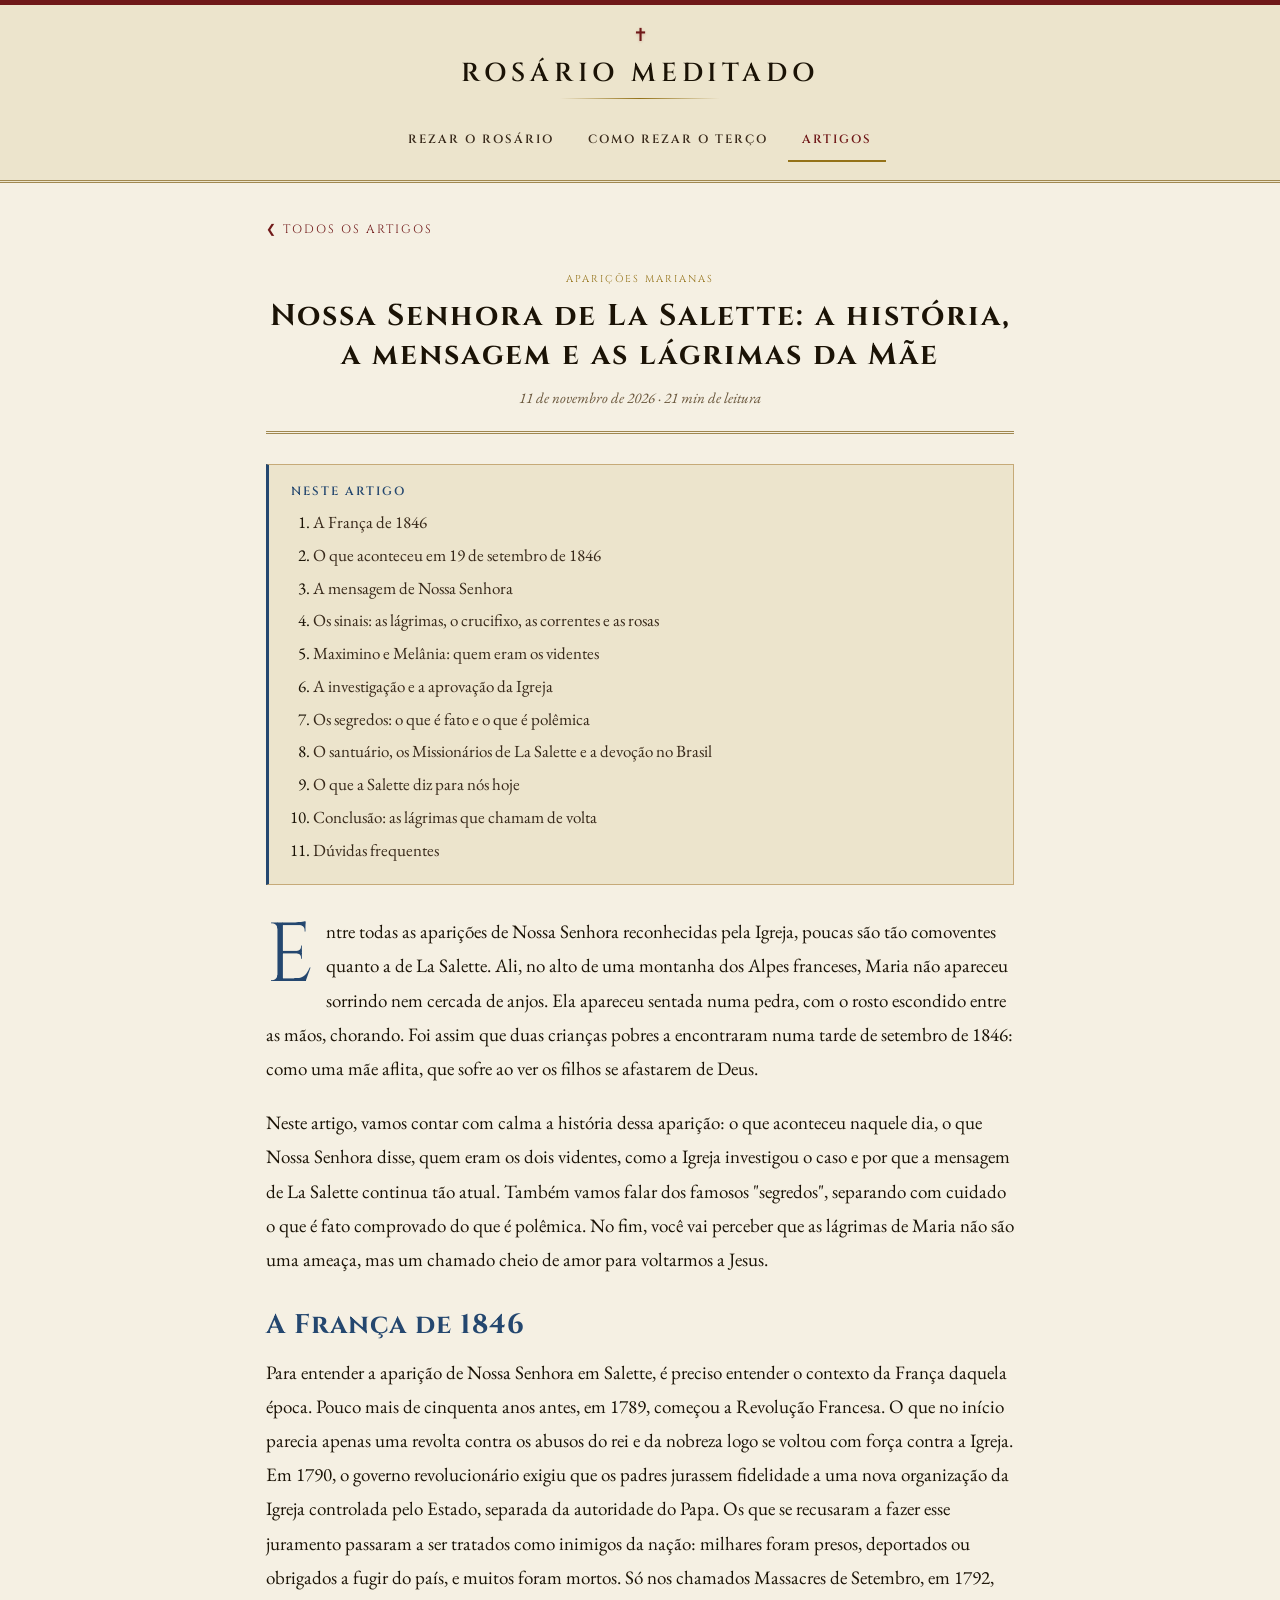
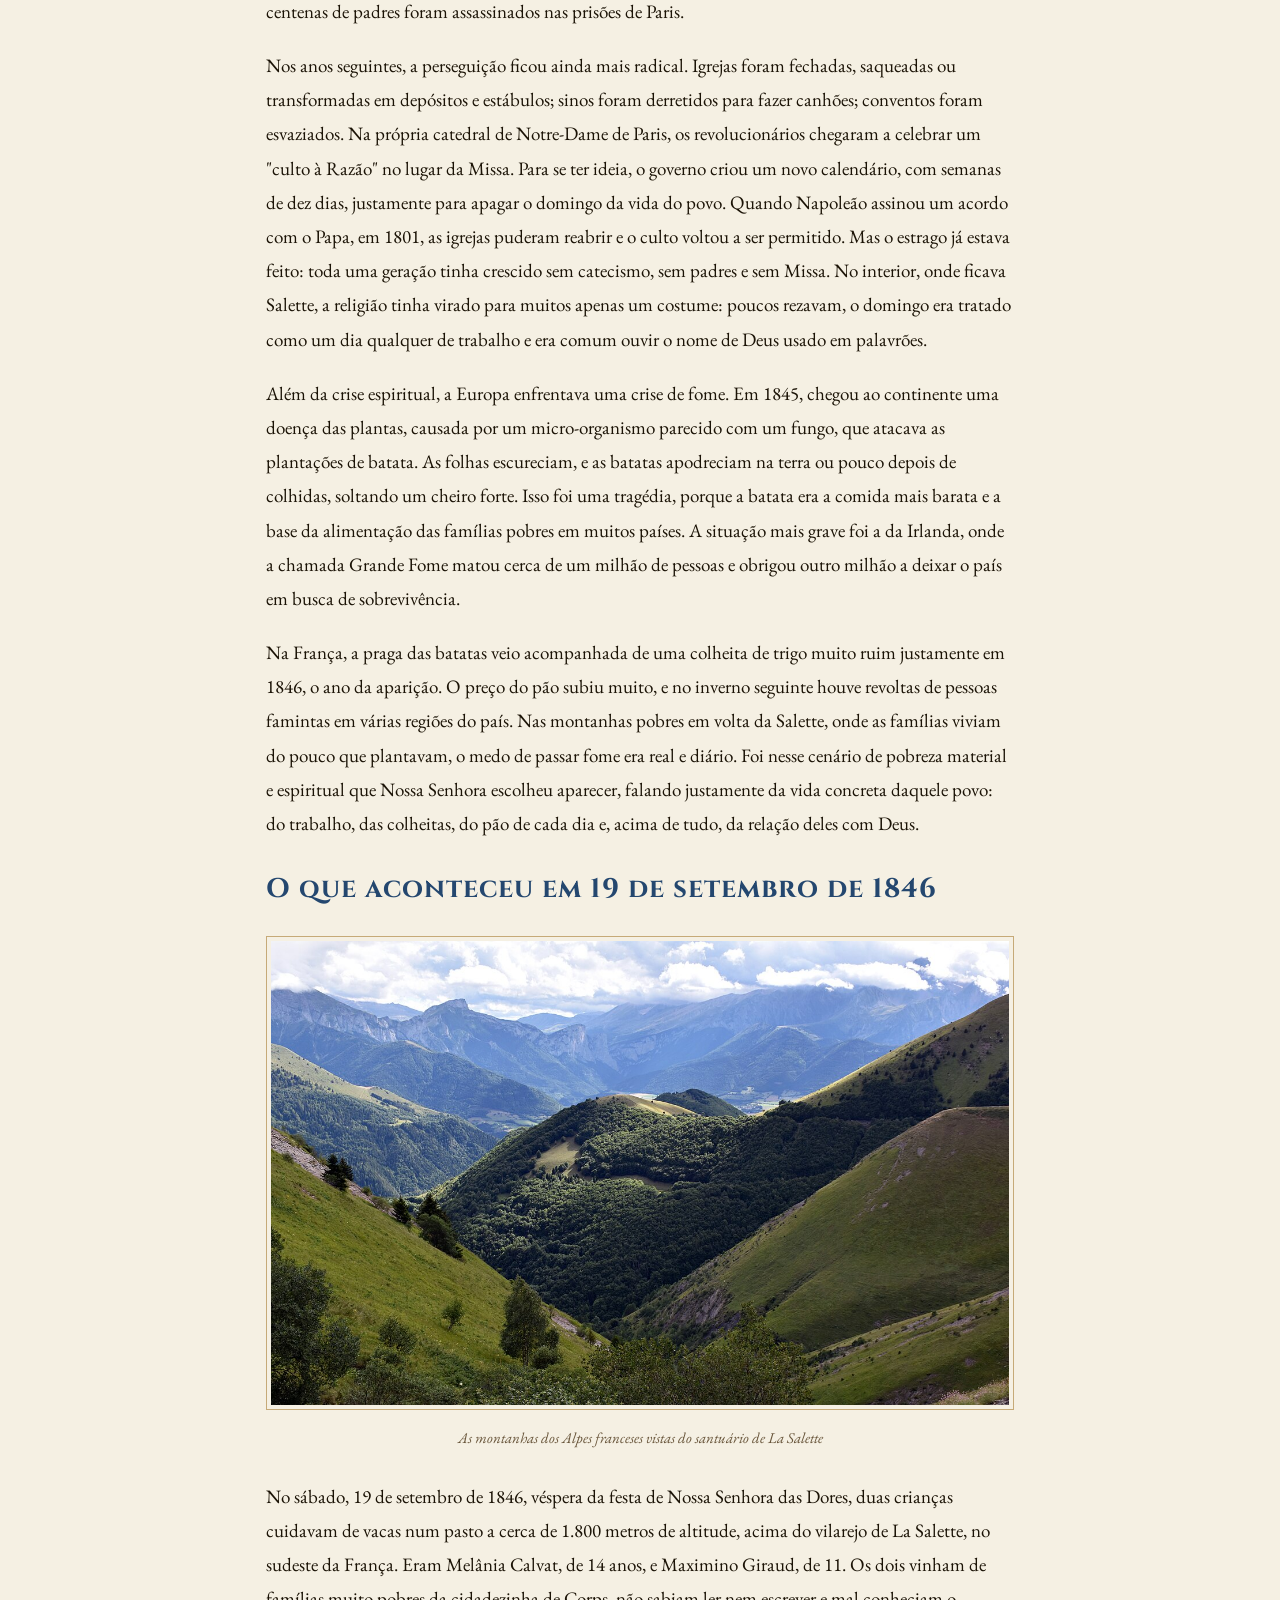
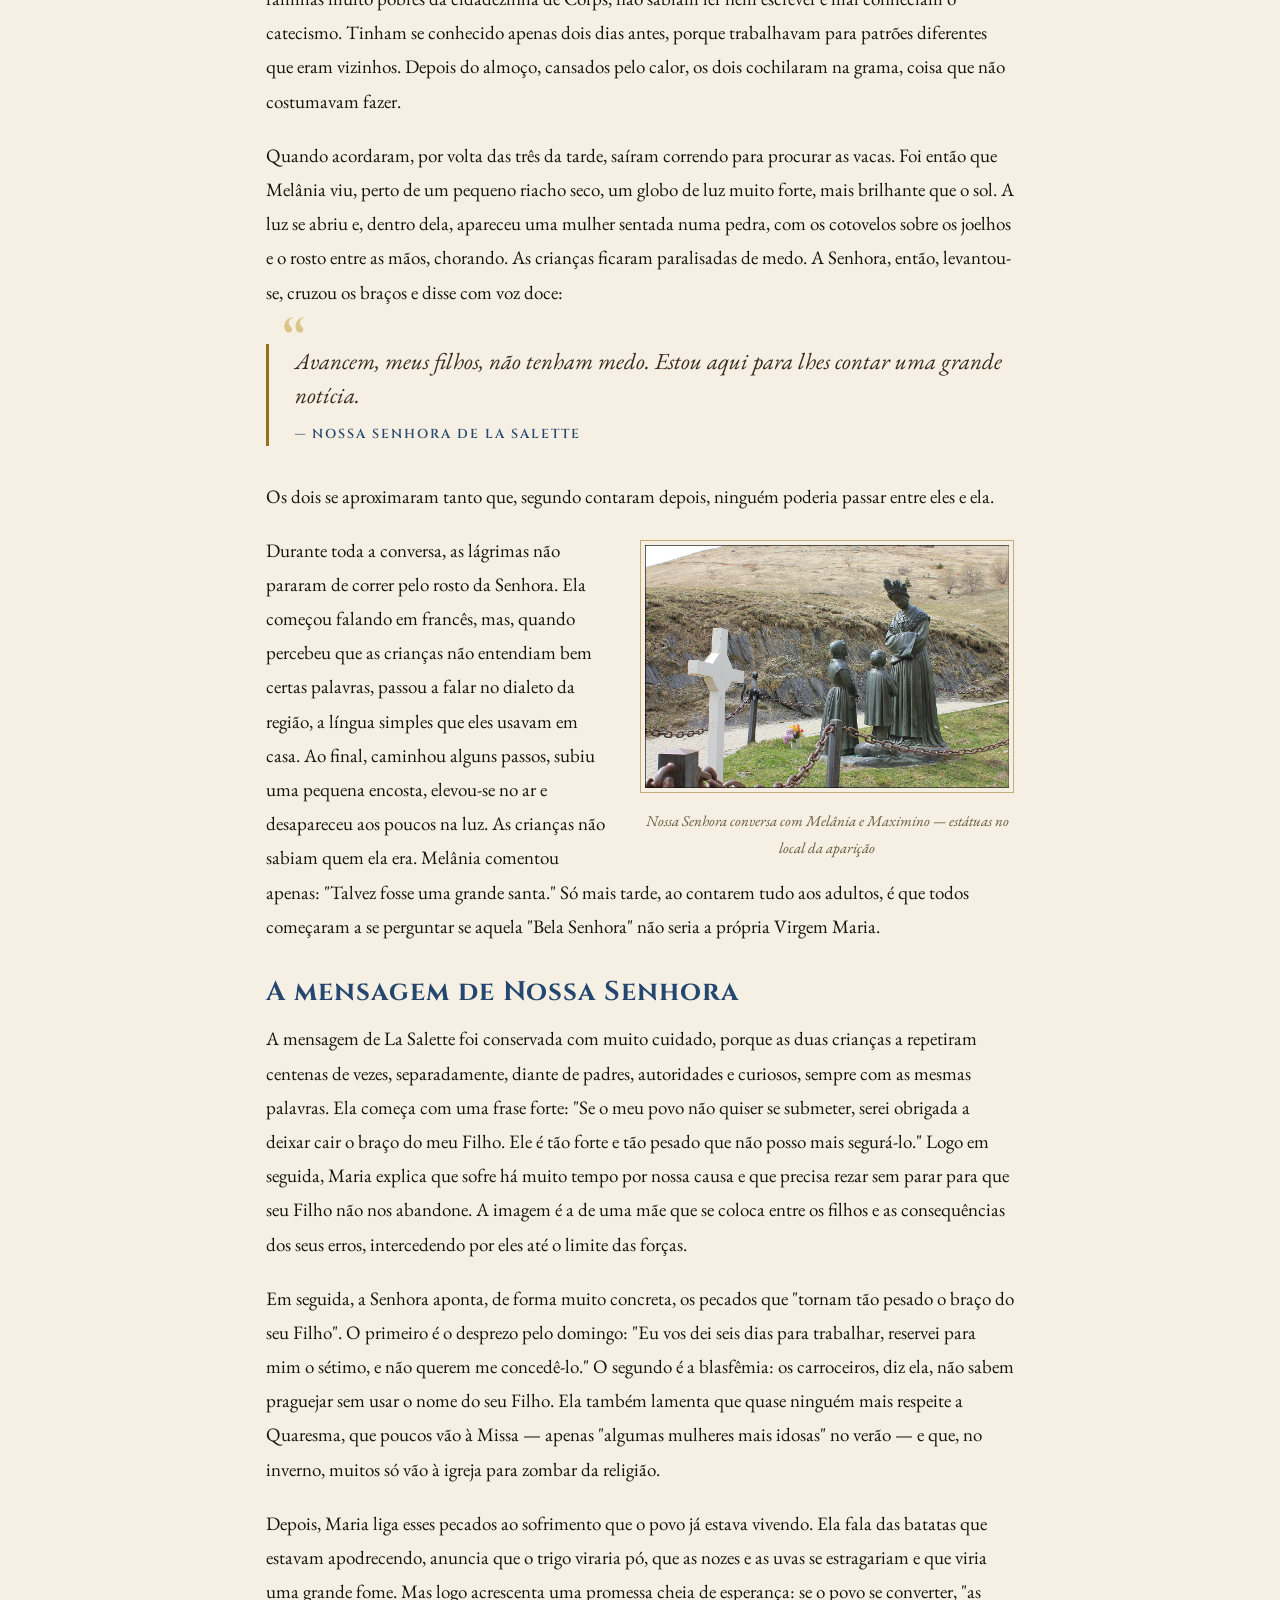
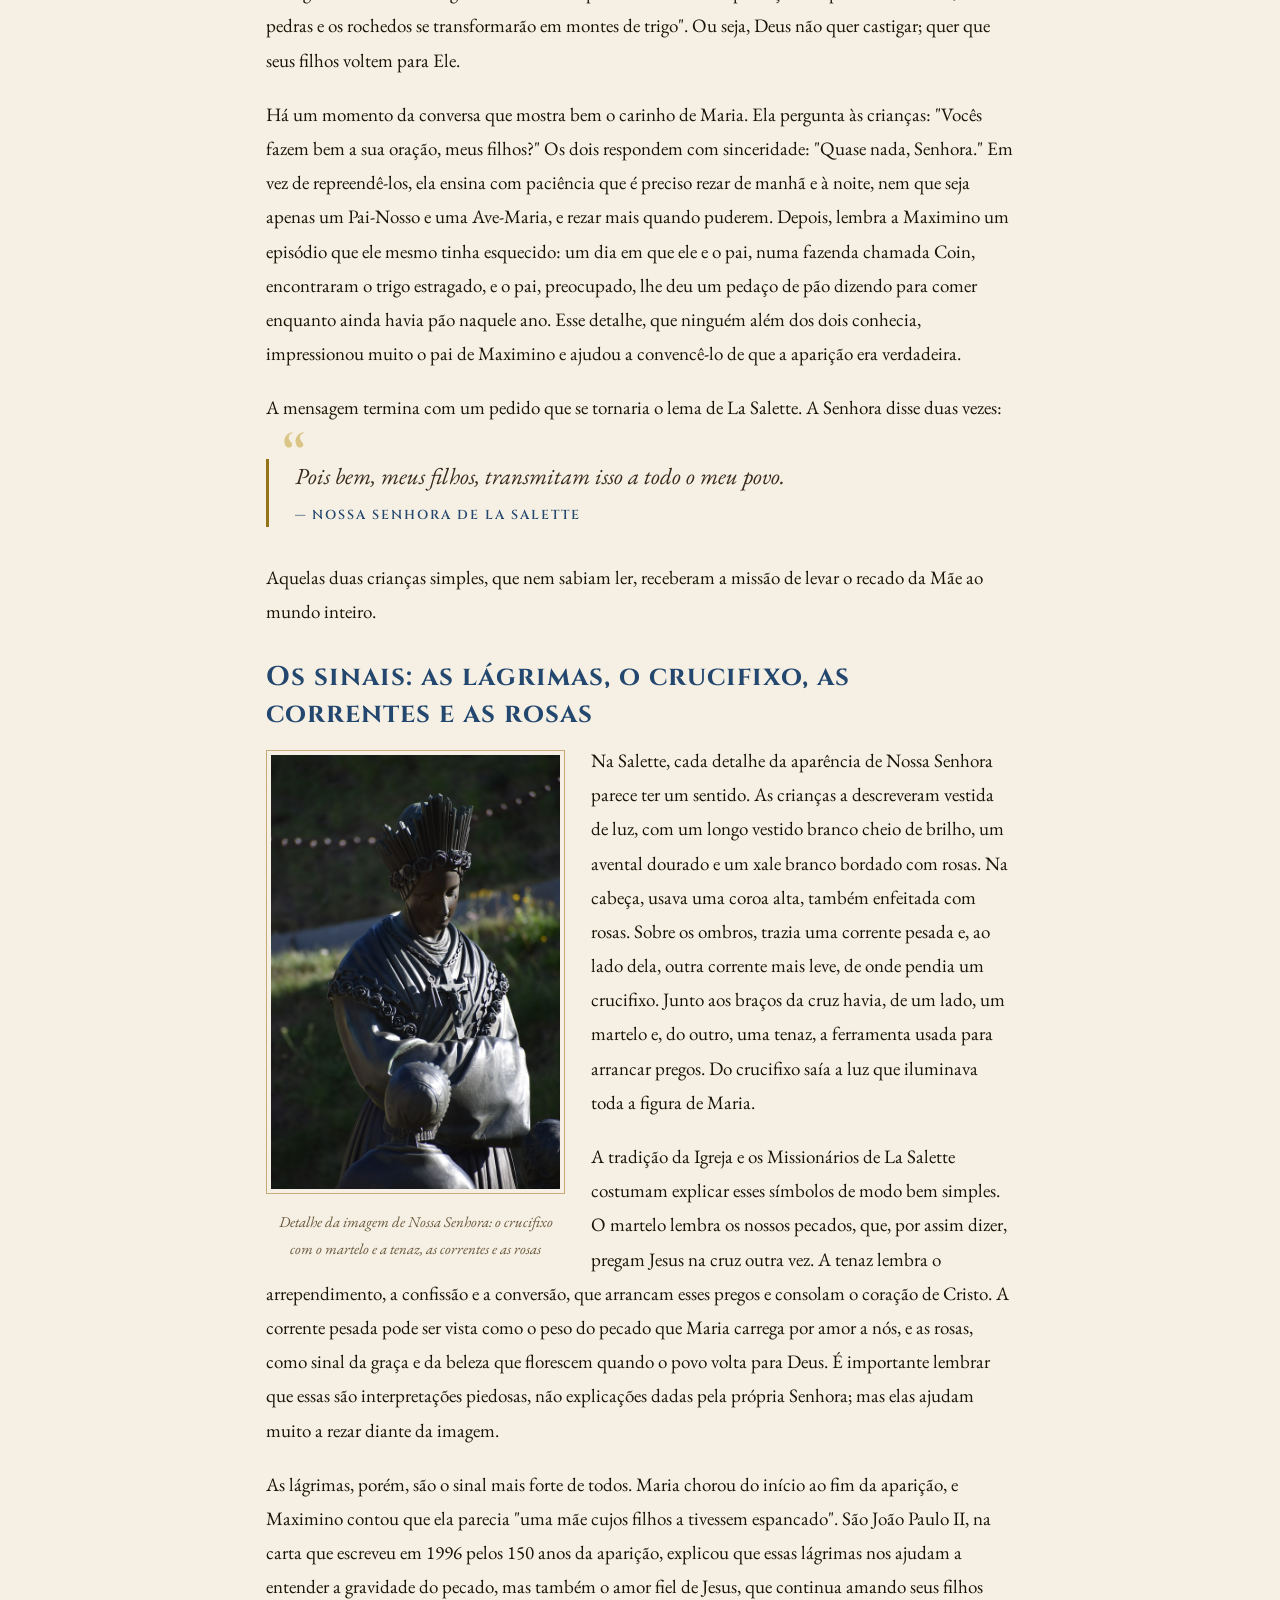
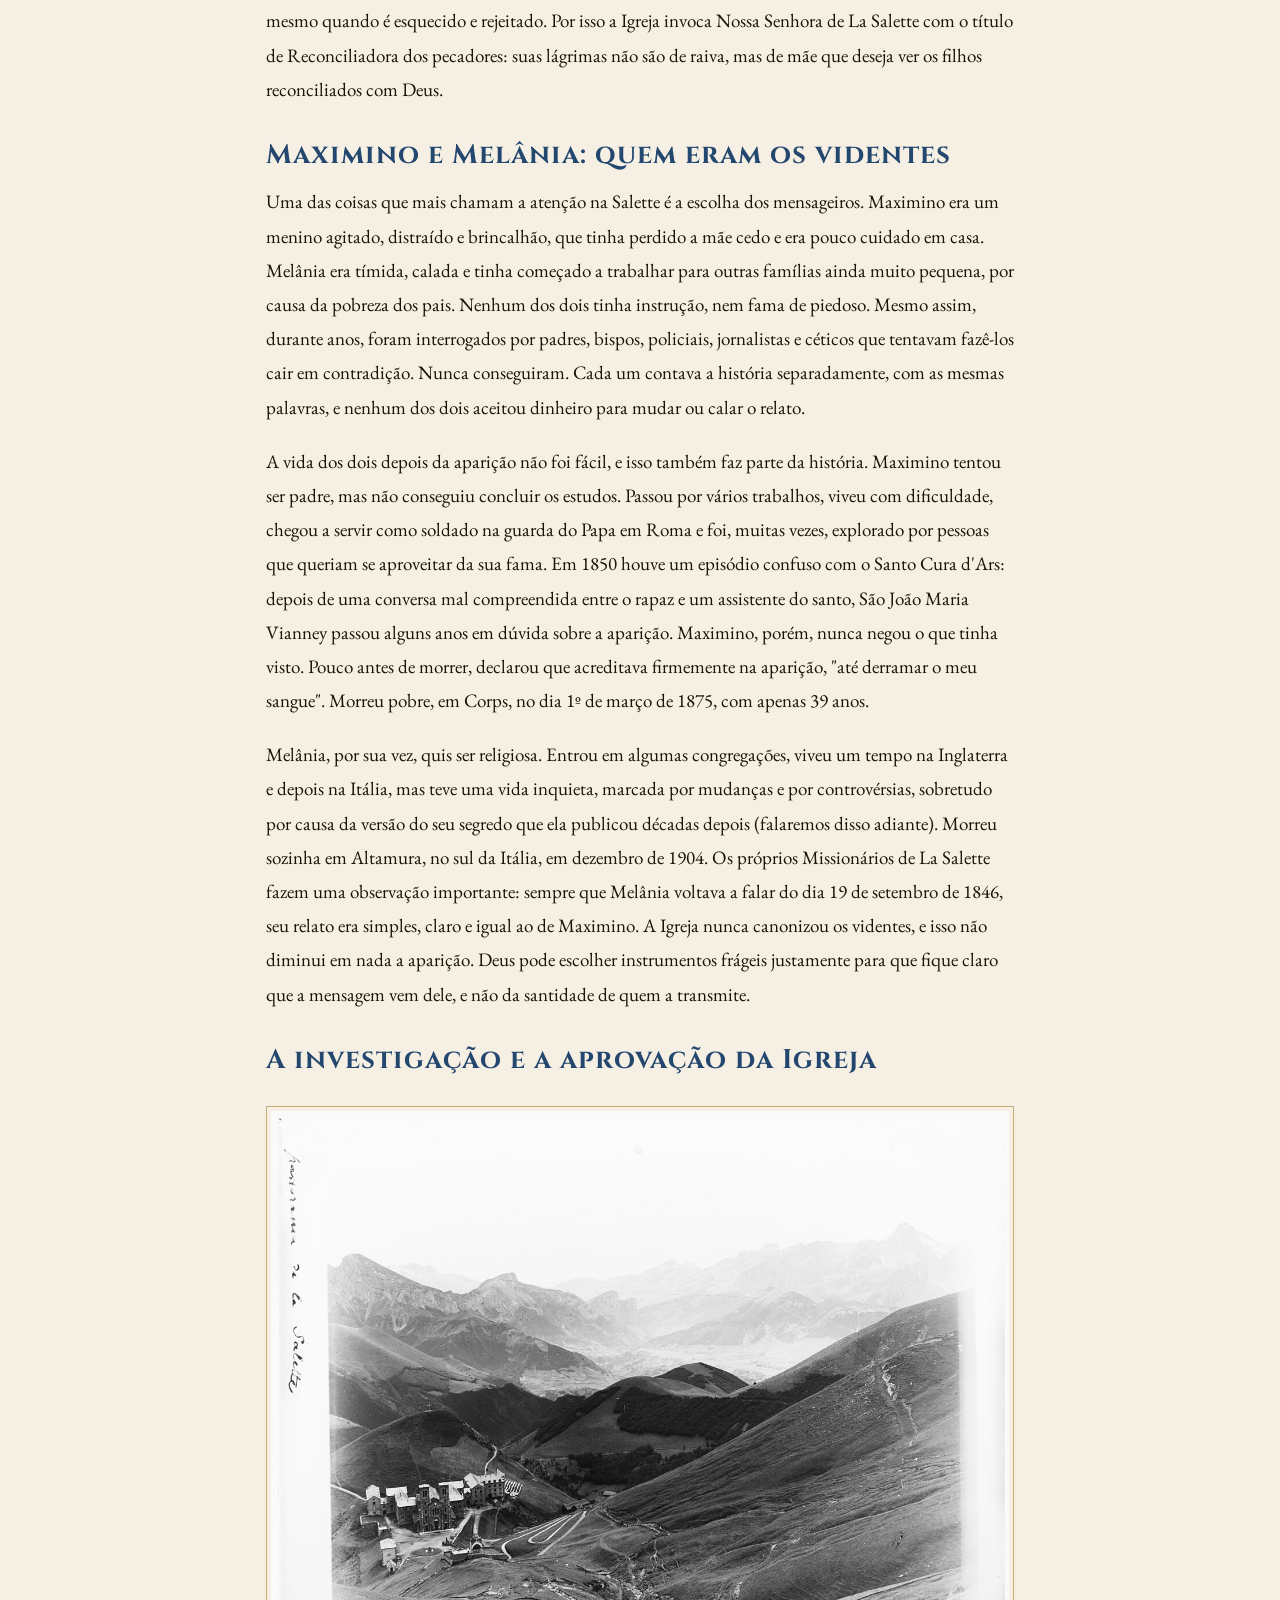
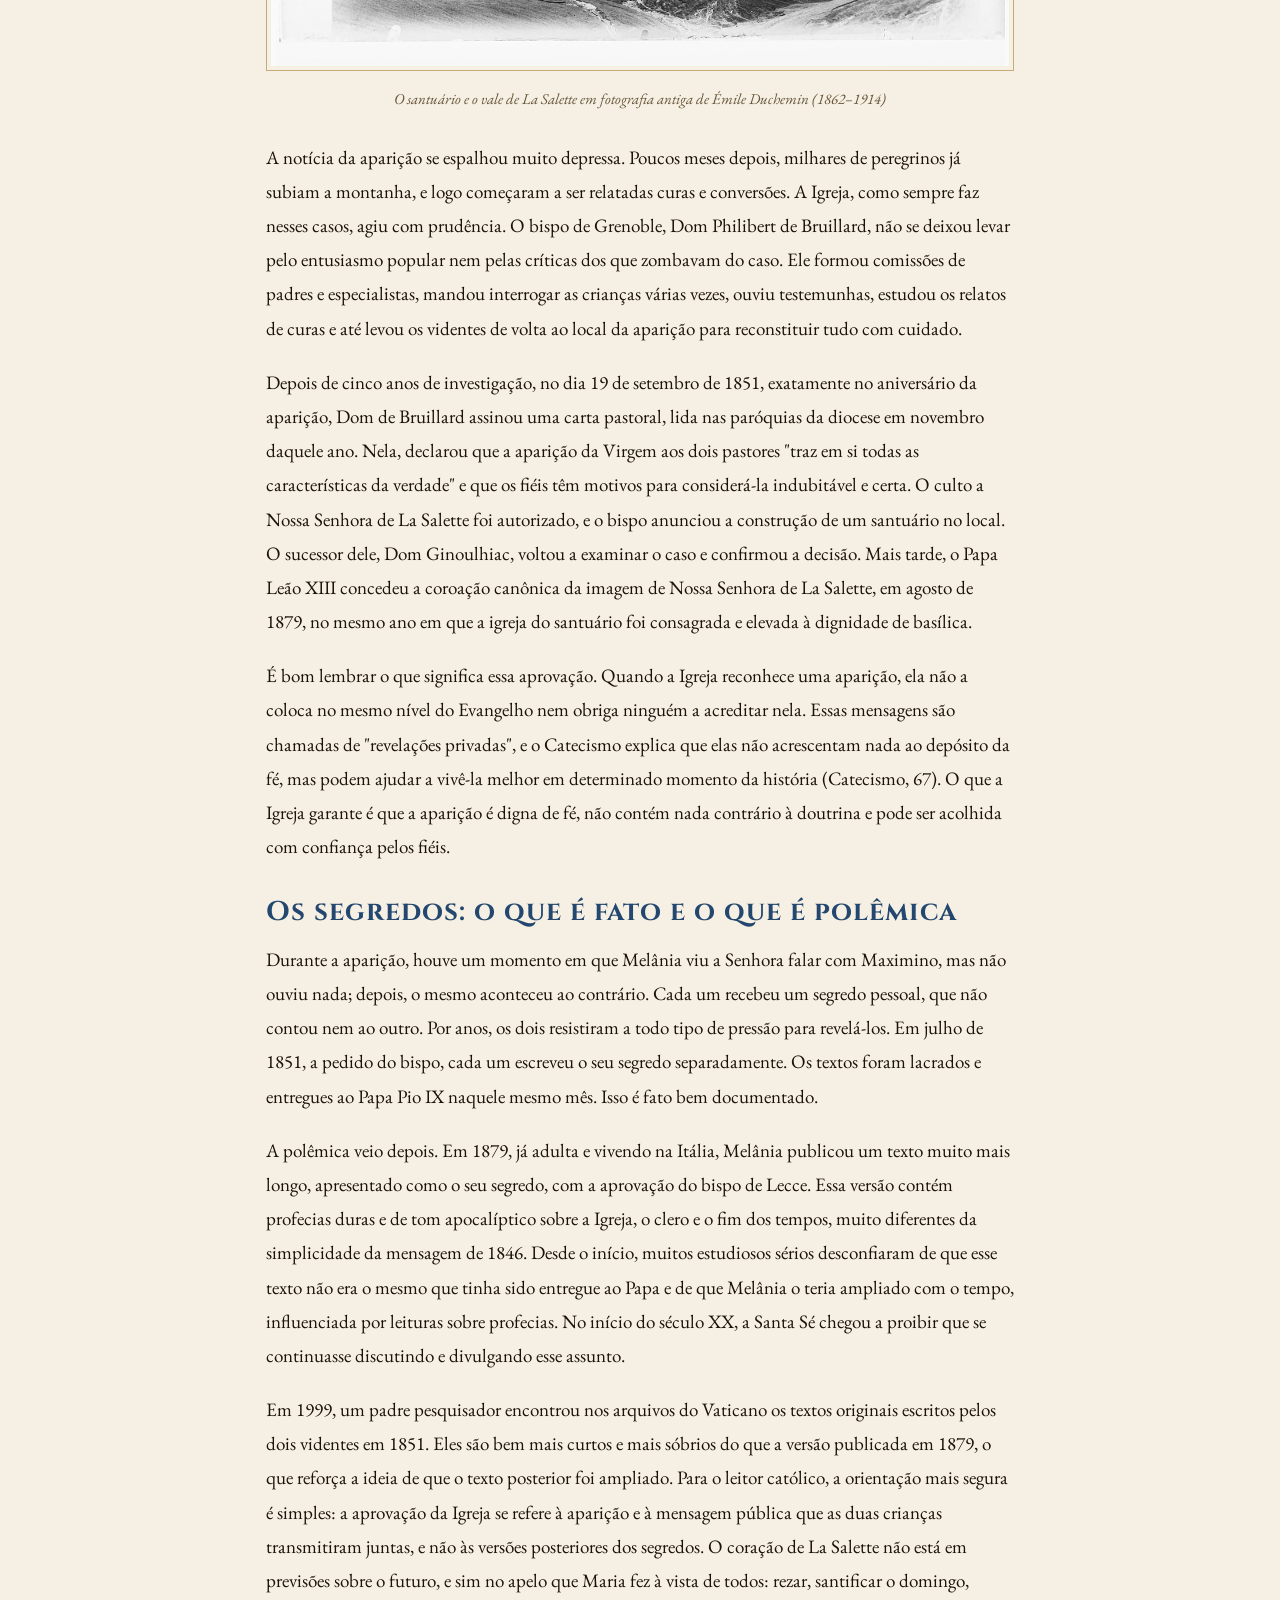
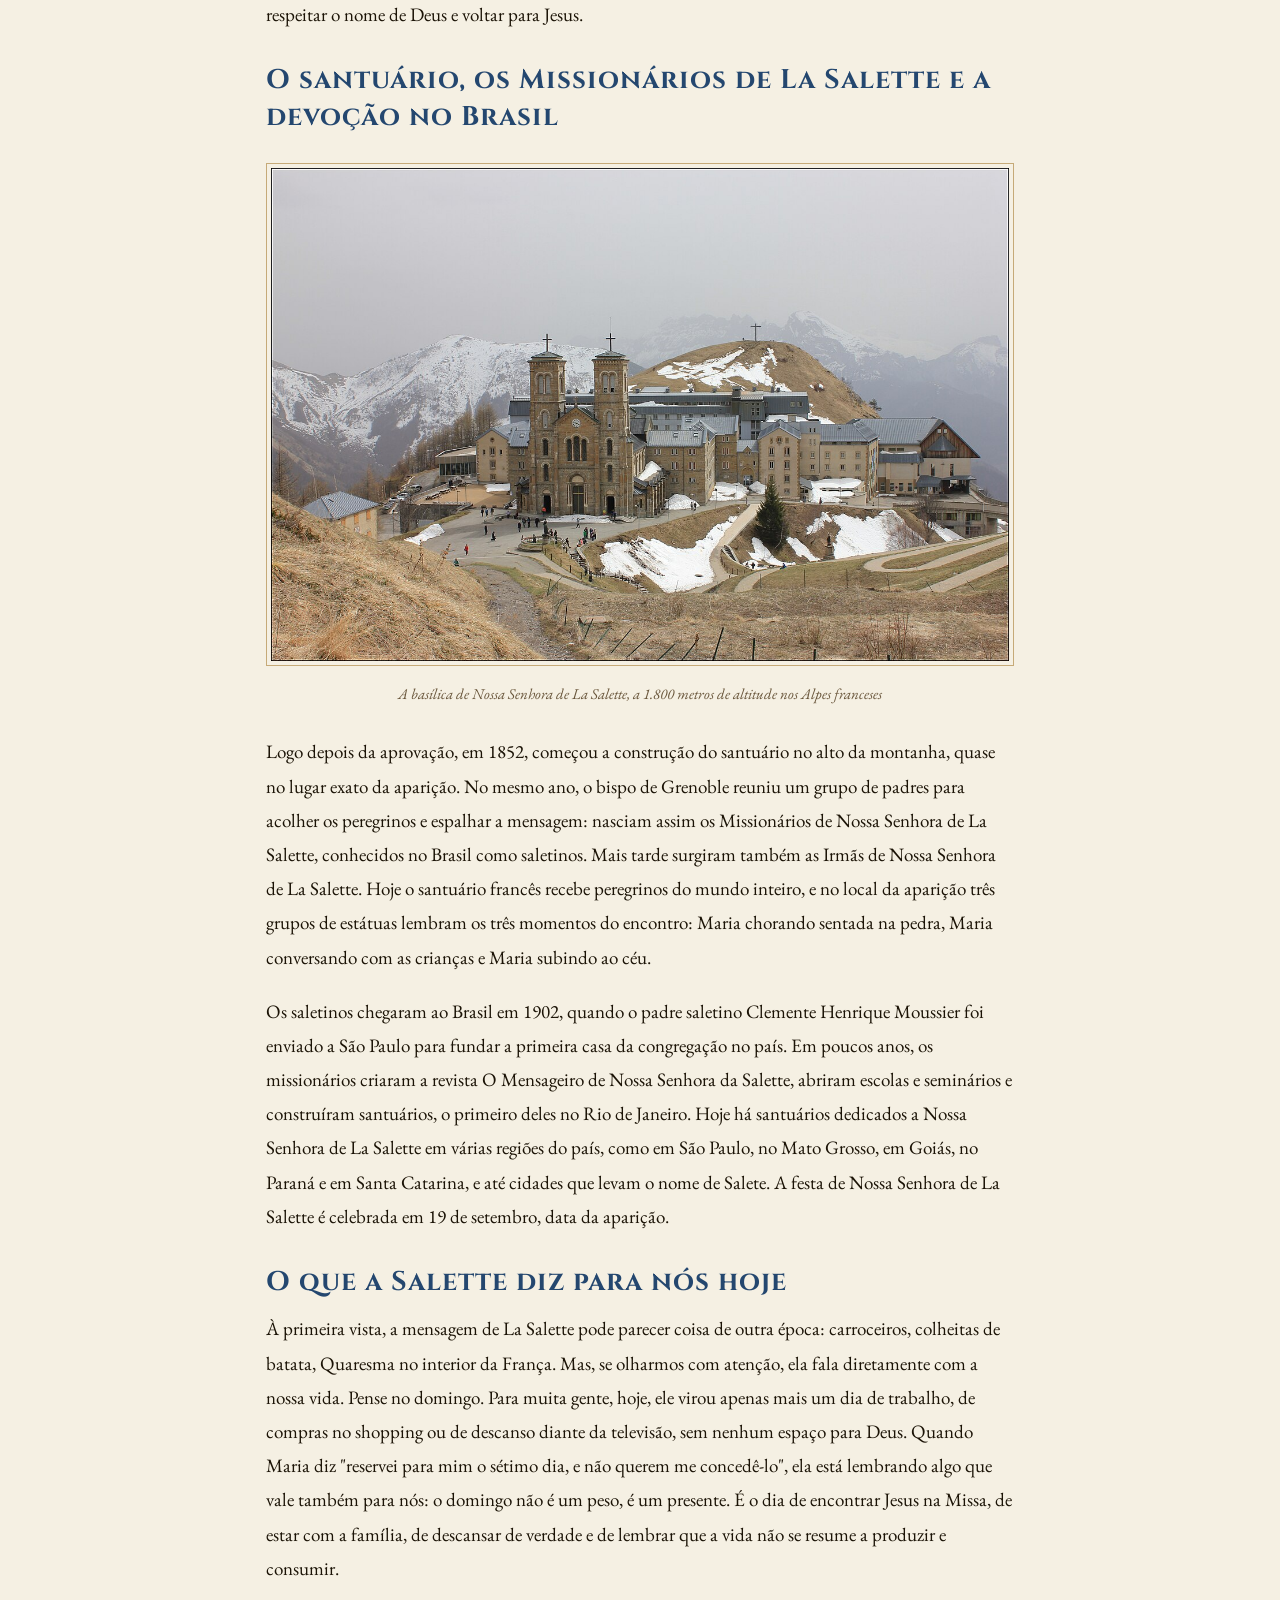
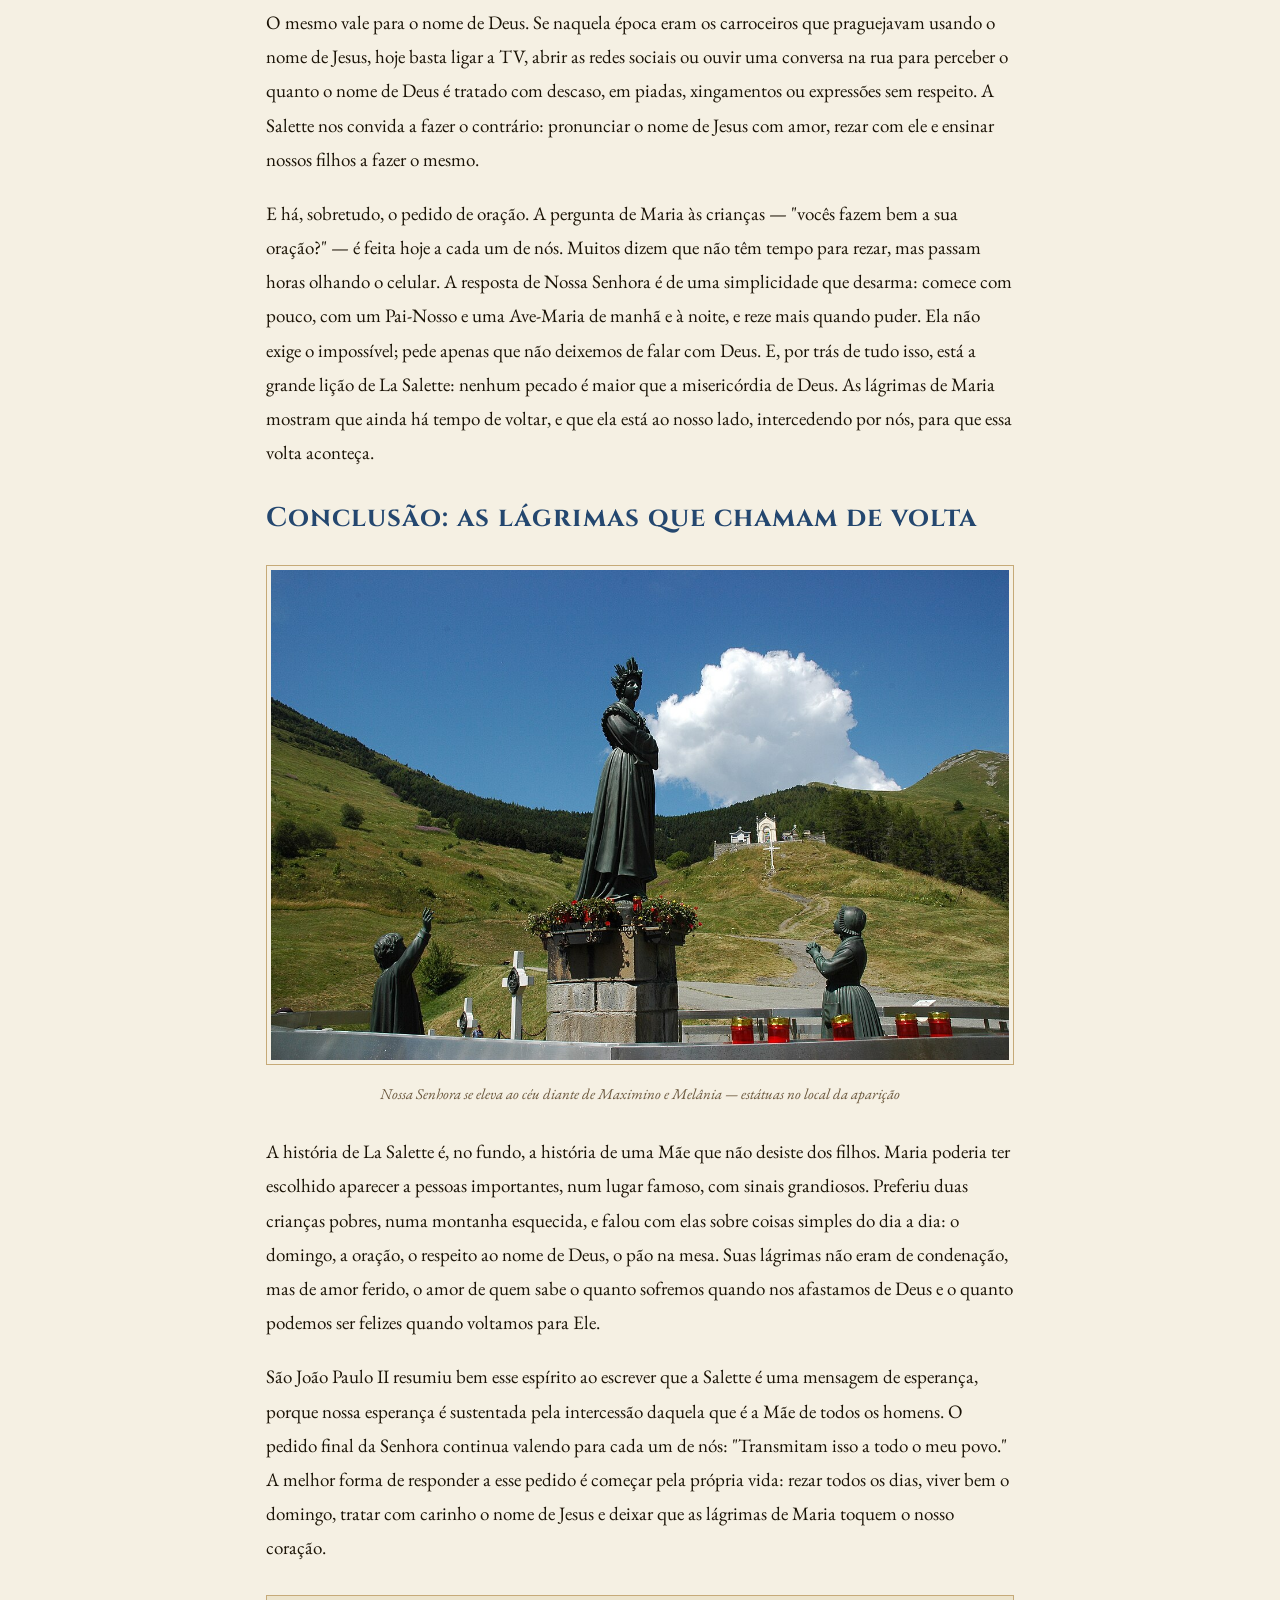
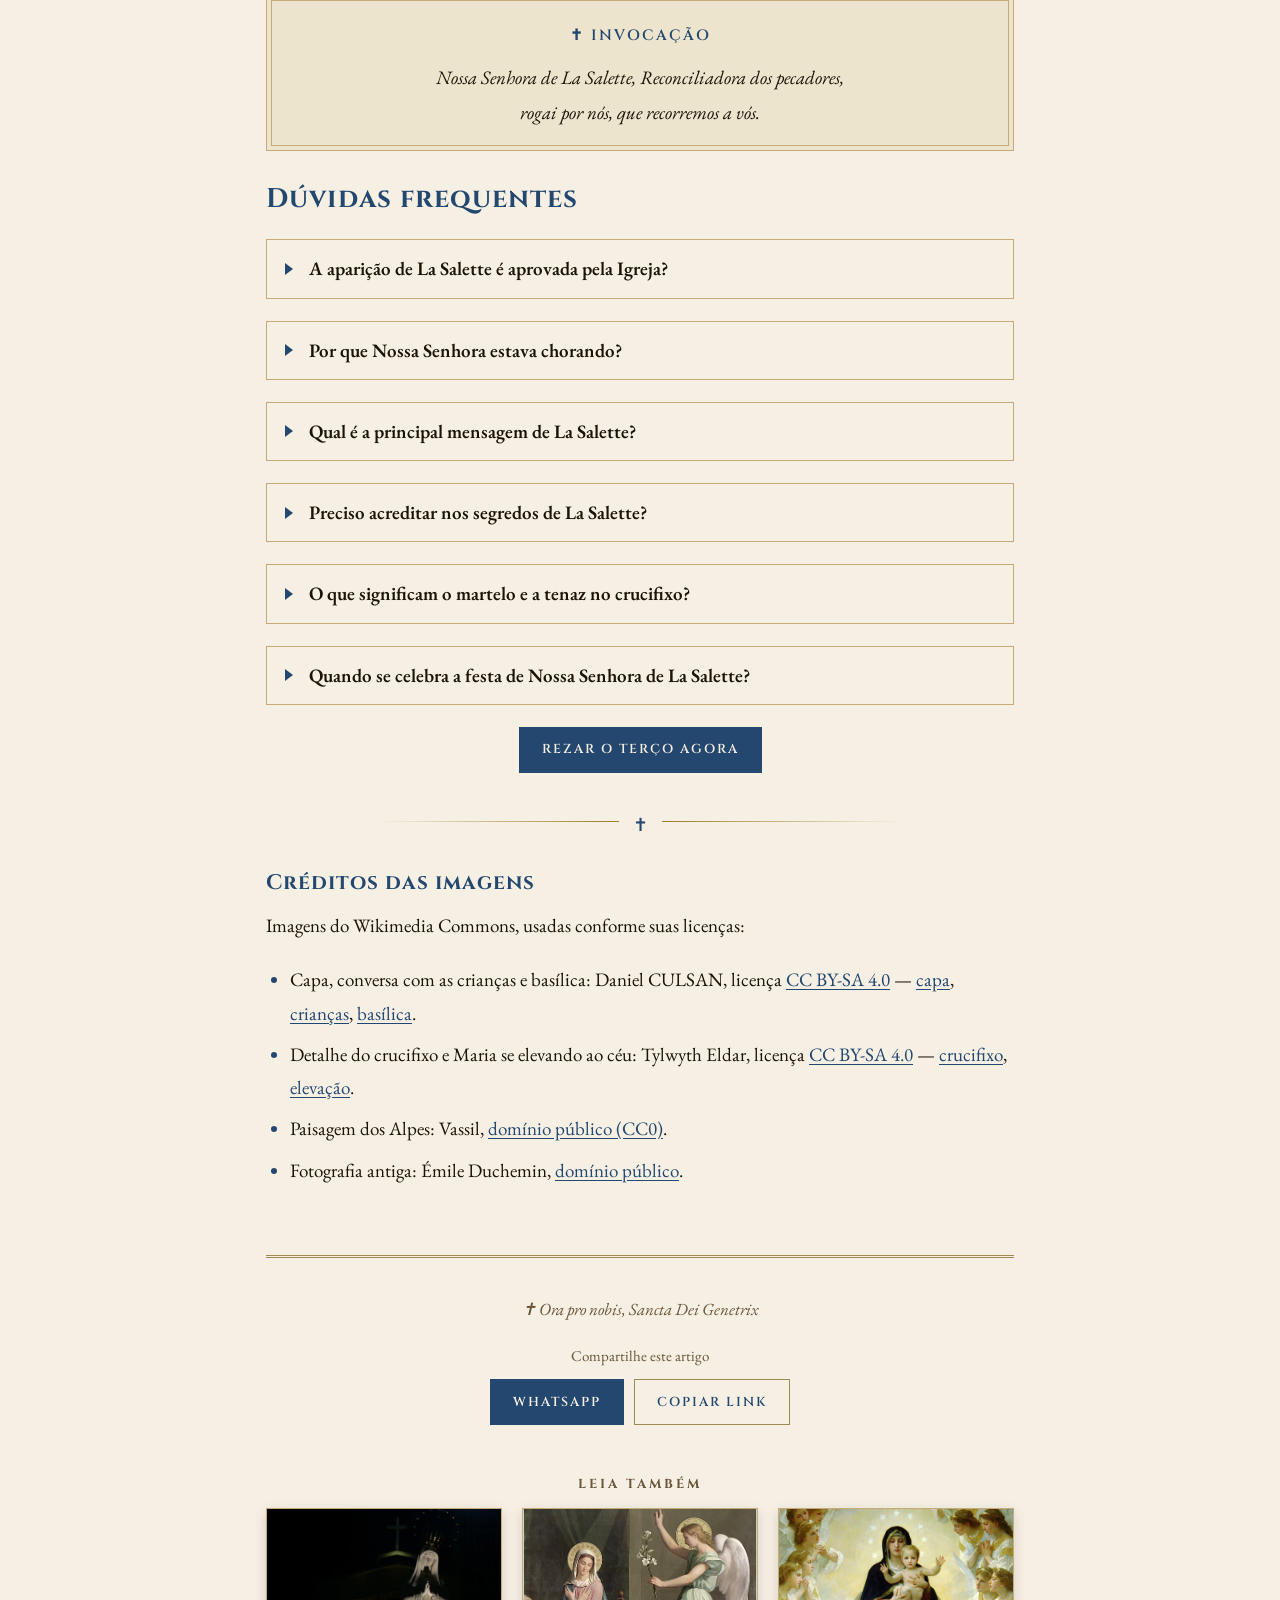
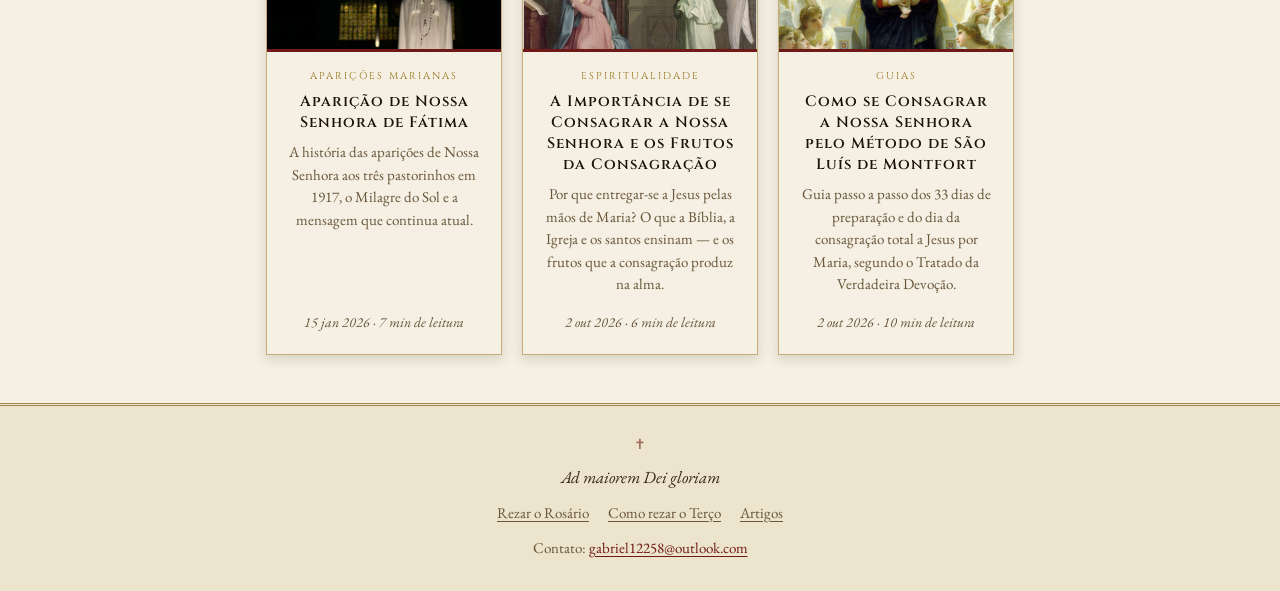
<file: artigos/nossa-senhora-de-la-salette-historia-mensagem.html>
<!DOCTYPE html>
<html lang="pt-BR">
<head>
<meta charset="UTF-8">
<meta name="viewport" content="width=device-width, initial-scale=1.0">
<meta name="generator" content="rosario-build">
<!-- Página gerada automaticamente por build.js. Edite conteudo/artigos/*.md em vez deste arquivo. -->
<title>Nossa Senhora de La Salette: história, mensagem e significado da aparição – Rosário Meditado</title>
<meta name="description" content="Conheça a história de Nossa Senhora de La Salette, que apareceu chorando a duas crianças na França em 1846: a mensagem, os sinais, os segredos e o que ela diz hoje.">
<link rel="canonical" href="https://rosariomeditado.com/artigos/nossa-senhora-de-la-salette-historia-mensagem.html">
<meta property="og:site_name" content="Rosário Meditado">
<meta property="og:type" content="article">
<meta property="og:title" content="Nossa Senhora de La Salette: história, mensagem e significado da aparição">
<meta property="og:description" content="Conheça a história de Nossa Senhora de La Salette, que apareceu chorando a duas crianças na França em 1846: a mensagem, os sinais, os segredos e o que ela diz hoje.">
<meta property="og:url" content="https://rosariomeditado.com/artigos/nossa-senhora-de-la-salette-historia-mensagem.html">
<meta property="og:image" content="https://rosariomeditado.com/images2/la-salette-capa.jpg">
<meta property="og:locale" content="pt_BR">
<link rel="icon" href="../favicon.png" type="image/png">
<link rel="preconnect" href="https://fonts.googleapis.com">
<link rel="preconnect" href="https://fonts.gstatic.com" crossorigin>
<link rel="stylesheet" href="https://fonts.googleapis.com/css2?family=Cinzel:wght@400;600&family=EB+Garamond:ital,wght@0,400;0,600;1,400&display=swap">
<link rel="stylesheet" href="../css/style.css">
<script type="application/ld+json">{"@context":"https://schema.org","@type":"Article","headline":"Nossa Senhora de La Salette: a história, a mensagem e as lágrimas da Mãe","description":"Conheça a história de Nossa Senhora de La Salette, que apareceu chorando a duas crianças na França em 1846: a mensagem, os sinais, os segredos e o que ela diz hoje.","image":"https://rosariomeditado.com/images2/la-salette-capa.jpg","datePublished":"2026-11-11","inLanguage":"pt-BR","mainEntityOfPage":"https://rosariomeditado.com/artigos/nossa-senhora-de-la-salette-historia-mensagem.html"}</script>
</head>

<body>
<a class="skip-link" href="#conteudo">Pular para o conteúdo</a>

<header>
  <a class="brand" href="../index.html">Rosário Meditado</a>
  <nav class="site-nav" aria-label="Principal">
    <a href="../index.html">Rezar o Rosário</a>
    <a href="../como-rezar-o-terco.html">Como rezar o Terço</a>
    <a href="../paginaartigos.html" aria-current="page">Artigos</a>
  </nav>
</header>

<main id="conteudo" class="article-container">
  <a class="back-link" href="../paginaartigos.html">❮ Todos os artigos</a>

  <article class="tema-azul">
    <div class="article-header">
      <a class="card-tag article-category" href="../paginaartigos.html?categoria=aparicoes-marianas">Aparições Marianas</a>
      <h1>Nossa Senhora de La Salette: a história, a mensagem e as lágrimas da Mãe</h1>
      <p class="article-meta"><time datetime="2026-11-11">11 de novembro de 2026</time> · 21 min de leitura</p>
    </div>

<nav class="toc" aria-label="Sumário">
  <p class="toc-title">Neste artigo</p>
  <ol>
    <li><a href="#a-franca-de-1846">A França de 1846</a></li>
    <li><a href="#o-que-aconteceu-em-19-de-setembro-de-1846">O que aconteceu em 19 de setembro de 1846</a></li>
    <li><a href="#a-mensagem-de-nossa-senhora">A mensagem de Nossa Senhora</a></li>
    <li><a href="#os-sinais-as-lagrimas-o-crucifixo-as-correntes-e-as-rosas">Os sinais: as lágrimas, o crucifixo, as correntes e as rosas</a></li>
    <li><a href="#maximino-e-melania-quem-eram-os-videntes">Maximino e Melânia: quem eram os videntes</a></li>
    <li><a href="#a-investigacao-e-a-aprovacao-da-igreja">A investigação e a aprovação da Igreja</a></li>
    <li><a href="#os-segredos-o-que-e-fato-e-o-que-e-polemica">Os segredos: o que é fato e o que é polêmica</a></li>
    <li><a href="#o-santuario-os-missionarios-de-la-salette-e-a-devocao-no-brasil">O santuário, os Missionários de La Salette e a devoção no Brasil</a></li>
    <li><a href="#o-que-a-salette-diz-para-nos-hoje">O que a Salette diz para nós hoje</a></li>
    <li><a href="#conclusao-as-lagrimas-que-chamam-de-volta">Conclusão: as lágrimas que chamam de volta</a></li>
    <li><a href="#duvidas-frequentes">Dúvidas frequentes</a></li>
  </ol>
</nav>

    <div class="article-content capitular">
<p>Entre todas as aparições de Nossa Senhora reconhecidas pela Igreja, poucas são tão comoventes quanto a de La Salette. Ali, no alto de uma montanha dos Alpes franceses, Maria não apareceu sorrindo nem cercada de anjos. Ela apareceu sentada numa pedra, com o rosto escondido entre as mãos, chorando. Foi assim que duas crianças pobres a encontraram numa tarde de setembro de 1846: como uma mãe aflita, que sofre ao ver os filhos se afastarem de Deus.</p>
<p>Neste artigo, vamos contar com calma a história dessa aparição: o que aconteceu naquele dia, o que Nossa Senhora disse, quem eram os dois videntes, como a Igreja investigou o caso e por que a mensagem de La Salette continua tão atual. Também vamos falar dos famosos &quot;segredos&quot;, separando com cuidado o que é fato comprovado do que é polêmica. No fim, você vai perceber que as lágrimas de Maria não são uma ameaça, mas um chamado cheio de amor para voltarmos a Jesus.</p>
<h2 id="a-franca-de-1846">A França de 1846</h2>
<p>Para entender a aparição de Nossa Senhora em Salette, é preciso entender o contexto da França daquela época. Pouco mais de cinquenta anos antes, em 1789, começou a Revolução Francesa. O que no início parecia apenas uma revolta contra os abusos do rei e da nobreza logo se voltou com força contra a Igreja. Em 1790, o governo revolucionário exigiu que os padres jurassem fidelidade a uma nova organização da Igreja controlada pelo Estado, separada da autoridade do Papa. Os que se recusaram a fazer esse juramento passaram a ser tratados como inimigos da nação: milhares foram presos, deportados ou obrigados a fugir do país, e muitos foram mortos. Só nos chamados Massacres de Setembro, em 1792, centenas de padres foram assassinados nas prisões de Paris.</p>
<p>Nos anos seguintes, a perseguição ficou ainda mais radical. Igrejas foram fechadas, saqueadas ou transformadas em depósitos e estábulos; sinos foram derretidos para fazer canhões; conventos foram esvaziados. Na própria catedral de Notre-Dame de Paris, os revolucionários chegaram a celebrar um &quot;culto à Razão&quot; no lugar da Missa. Para se ter ideia, o governo criou um novo calendário, com semanas de dez dias, justamente para apagar o domingo da vida do povo. Quando Napoleão assinou um acordo com o Papa, em 1801, as igrejas puderam reabrir e o culto voltou a ser permitido. Mas o estrago já estava feito: toda uma geração tinha crescido sem catecismo, sem padres e sem Missa. No interior, onde ficava Salette, a religião tinha virado para muitos apenas um costume: poucos rezavam, o domingo era tratado como um dia qualquer de trabalho e era comum ouvir o nome de Deus usado em palavrões.</p>
<p>Além da crise espiritual, a Europa enfrentava uma crise de fome. Em 1845, chegou ao continente uma doença das plantas, causada por um micro-organismo parecido com um fungo, que atacava as plantações de batata. As folhas escureciam, e as batatas apodreciam na terra ou pouco depois de colhidas, soltando um cheiro forte. Isso foi uma tragédia, porque a batata era a comida mais barata e a base da alimentação das famílias pobres em muitos países. A situação mais grave foi a da Irlanda, onde a chamada Grande Fome matou cerca de um milhão de pessoas e obrigou outro milhão a deixar o país em busca de sobrevivência.</p>
<p>Na França, a praga das batatas veio acompanhada de uma colheita de trigo muito ruim justamente em 1846, o ano da aparição. O preço do pão subiu muito, e no inverno seguinte houve revoltas de pessoas famintas em várias regiões do país. Nas montanhas pobres em volta da Salette, onde as famílias viviam do pouco que plantavam, o medo de passar fome era real e diário. Foi nesse cenário de pobreza material e espiritual que Nossa Senhora escolheu aparecer, falando justamente da vida concreta daquele povo: do trabalho, das colheitas, do pão de cada dia e, acima de tudo, da relação deles com Deus.</p>
<h2 id="o-que-aconteceu-em-19-de-setembro-de-1846">O que aconteceu em 19 de setembro de 1846</h2>
<figure class="article-figure size-total"><img src="/images2/la-salette-montanha.jpg" alt="As montanhas dos Alpes franceses vistas do santuário de La Salette" loading="lazy"><figcaption>As montanhas dos Alpes franceses vistas do santuário de La Salette</figcaption></figure>
<p>No sábado, 19 de setembro de 1846, véspera da festa de Nossa Senhora das Dores, duas crianças cuidavam de vacas num pasto a cerca de 1.800 metros de altitude, acima do vilarejo de La Salette, no sudeste da França. Eram Melânia Calvat, de 14 anos, e Maximino Giraud, de 11. Os dois vinham de famílias muito pobres da cidadezinha de Corps, não sabiam ler nem escrever e mal conheciam o catecismo. Tinham se conhecido apenas dois dias antes, porque trabalhavam para patrões diferentes que eram vizinhos. Depois do almoço, cansados pelo calor, os dois cochilaram na grama, coisa que não costumavam fazer.</p>
<p>Quando acordaram, por volta das três da tarde, saíram correndo para procurar as vacas. Foi então que Melânia viu, perto de um pequeno riacho seco, um globo de luz muito forte, mais brilhante que o sol. A luz se abriu e, dentro dela, apareceu uma mulher sentada numa pedra, com os cotovelos sobre os joelhos e o rosto entre as mãos, chorando. As crianças ficaram paralisadas de medo. A Senhora, então, levantou-se, cruzou os braços e disse com voz doce:</p>
<figure class="saint-quote">
  <blockquote>
<p>Avancem, meus filhos, não tenham medo. Estou aqui para lhes contar uma grande notícia.</p>
  </blockquote>
  <figcaption>Nossa Senhora de La Salette</figcaption>
</figure>
<p>Os dois se aproximaram tanto que, segundo contaram depois, ninguém poderia passar entre eles e ela.</p>
<figure class="article-figure has-width align-right" style="--w:50%"><img src="/images2/la-salette-criancas.jpg" alt="Nossa Senhora conversa com Melânia e Maximino — estátuas no local da aparição" loading="lazy"><figcaption>Nossa Senhora conversa com Melânia e Maximino — estátuas no local da aparição</figcaption></figure>
<p>Durante toda a conversa, as lágrimas não pararam de correr pelo rosto da Senhora. Ela começou falando em francês, mas, quando percebeu que as crianças não entendiam bem certas palavras, passou a falar no dialeto da região, a língua simples que eles usavam em casa. Ao final, caminhou alguns passos, subiu uma pequena encosta, elevou-se no ar e desapareceu aos poucos na luz. As crianças não sabiam quem ela era. Melânia comentou apenas: &quot;Talvez fosse uma grande santa.&quot; Só mais tarde, ao contarem tudo aos adultos, é que todos começaram a se perguntar se aquela &quot;Bela Senhora&quot; não seria a própria Virgem Maria.</p>
<h2 id="a-mensagem-de-nossa-senhora">A mensagem de Nossa Senhora</h2>
<p>A mensagem de La Salette foi conservada com muito cuidado, porque as duas crianças a repetiram centenas de vezes, separadamente, diante de padres, autoridades e curiosos, sempre com as mesmas palavras. Ela começa com uma frase forte: &quot;Se o meu povo não quiser se submeter, serei obrigada a deixar cair o braço do meu Filho. Ele é tão forte e tão pesado que não posso mais segurá-lo.&quot; Logo em seguida, Maria explica que sofre há muito tempo por nossa causa e que precisa rezar sem parar para que seu Filho não nos abandone. A imagem é a de uma mãe que se coloca entre os filhos e as consequências dos seus erros, intercedendo por eles até o limite das forças.</p>
<p>Em seguida, a Senhora aponta, de forma muito concreta, os pecados que &quot;tornam tão pesado o braço do seu Filho&quot;. O primeiro é o desprezo pelo domingo: &quot;Eu vos dei seis dias para trabalhar, reservei para mim o sétimo, e não querem me concedê-lo.&quot; O segundo é a blasfêmia: os carroceiros, diz ela, não sabem praguejar sem usar o nome do seu Filho. Ela também lamenta que quase ninguém mais respeite a Quaresma, que poucos vão à Missa — apenas &quot;algumas mulheres mais idosas&quot; no verão — e que, no inverno, muitos só vão à igreja para zombar da religião.</p>
<p>Depois, Maria liga esses pecados ao sofrimento que o povo já estava vivendo. Ela fala das batatas que estavam apodrecendo, anuncia que o trigo viraria pó, que as nozes e as uvas se estragariam e que viria uma grande fome. Mas logo acrescenta uma promessa cheia de esperança: se o povo se converter, &quot;as pedras e os rochedos se transformarão em montes de trigo&quot;. Ou seja, Deus não quer castigar; quer que seus filhos voltem para Ele.</p>
<p>Há um momento da conversa que mostra bem o carinho de Maria. Ela pergunta às crianças: &quot;Vocês fazem bem a sua oração, meus filhos?&quot; Os dois respondem com sinceridade: &quot;Quase nada, Senhora.&quot; Em vez de repreendê-los, ela ensina com paciência que é preciso rezar de manhã e à noite, nem que seja apenas um Pai-Nosso e uma Ave-Maria, e rezar mais quando puderem. Depois, lembra a Maximino um episódio que ele mesmo tinha esquecido: um dia em que ele e o pai, numa fazenda chamada Coin, encontraram o trigo estragado, e o pai, preocupado, lhe deu um pedaço de pão dizendo para comer enquanto ainda havia pão naquele ano. Esse detalhe, que ninguém além dos dois conhecia, impressionou muito o pai de Maximino e ajudou a convencê-lo de que a aparição era verdadeira.</p>
<p>A mensagem termina com um pedido que se tornaria o lema de La Salette. A Senhora disse duas vezes:</p>
<figure class="saint-quote">
  <blockquote>
<p>Pois bem, meus filhos, transmitam isso a todo o meu povo.</p>
  </blockquote>
  <figcaption>Nossa Senhora de La Salette</figcaption>
</figure>
<p>Aquelas duas crianças simples, que nem sabiam ler, receberam a missão de levar o recado da Mãe ao mundo inteiro.</p>
<h2 id="os-sinais-as-lagrimas-o-crucifixo-as-correntes-e-as-rosas">Os sinais: as lágrimas, o crucifixo, as correntes e as rosas</h2>
<figure class="article-figure has-width align-left" style="--w:40%"><img src="/images2/la-salette-sinais.jpg" alt="Detalhe da imagem de Nossa Senhora: o crucifixo com o martelo e a tenaz, as correntes e as rosas" loading="lazy"><figcaption>Detalhe da imagem de Nossa Senhora: o crucifixo com o martelo e a tenaz, as correntes e as rosas</figcaption></figure>
<p>Na Salette, cada detalhe da aparência de Nossa Senhora parece ter um sentido. As crianças a descreveram vestida de luz, com um longo vestido branco cheio de brilho, um avental dourado e um xale branco bordado com rosas. Na cabeça, usava uma coroa alta, também enfeitada com rosas. Sobre os ombros, trazia uma corrente pesada e, ao lado dela, outra corrente mais leve, de onde pendia um crucifixo. Junto aos braços da cruz havia, de um lado, um martelo e, do outro, uma tenaz, a ferramenta usada para arrancar pregos. Do crucifixo saía a luz que iluminava toda a figura de Maria.</p>
<p>A tradição da Igreja e os Missionários de La Salette costumam explicar esses símbolos de modo bem simples. O martelo lembra os nossos pecados, que, por assim dizer, pregam Jesus na cruz outra vez. A tenaz lembra o arrependimento, a confissão e a conversão, que arrancam esses pregos e consolam o coração de Cristo. A corrente pesada pode ser vista como o peso do pecado que Maria carrega por amor a nós, e as rosas, como sinal da graça e da beleza que florescem quando o povo volta para Deus. É importante lembrar que essas são interpretações piedosas, não explicações dadas pela própria Senhora; mas elas ajudam muito a rezar diante da imagem.</p>
<p>As lágrimas, porém, são o sinal mais forte de todos. Maria chorou do início ao fim da aparição, e Maximino contou que ela parecia &quot;uma mãe cujos filhos a tivessem espancado&quot;. São João Paulo II, na carta que escreveu em 1996 pelos 150 anos da aparição, explicou que essas lágrimas nos ajudam a entender a gravidade do pecado, mas também o amor fiel de Jesus, que continua amando seus filhos mesmo quando é esquecido e rejeitado. Por isso a Igreja invoca Nossa Senhora de La Salette com o título de Reconciliadora dos pecadores: suas lágrimas não são de raiva, mas de mãe que deseja ver os filhos reconciliados com Deus.</p>
<h2 id="maximino-e-melania-quem-eram-os-videntes">Maximino e Melânia: quem eram os videntes</h2>
<p>Uma das coisas que mais chamam a atenção na Salette é a escolha dos mensageiros. Maximino era um menino agitado, distraído e brincalhão, que tinha perdido a mãe cedo e era pouco cuidado em casa. Melânia era tímida, calada e tinha começado a trabalhar para outras famílias ainda muito pequena, por causa da pobreza dos pais. Nenhum dos dois tinha instrução, nem fama de piedoso. Mesmo assim, durante anos, foram interrogados por padres, bispos, policiais, jornalistas e céticos que tentavam fazê-los cair em contradição. Nunca conseguiram. Cada um contava a história separadamente, com as mesmas palavras, e nenhum dos dois aceitou dinheiro para mudar ou calar o relato.</p>
<p>A vida dos dois depois da aparição não foi fácil, e isso também faz parte da história. Maximino tentou ser padre, mas não conseguiu concluir os estudos. Passou por vários trabalhos, viveu com dificuldade, chegou a servir como soldado na guarda do Papa em Roma e foi, muitas vezes, explorado por pessoas que queriam se aproveitar da sua fama. Em 1850 houve um episódio confuso com o Santo Cura d'Ars: depois de uma conversa mal compreendida entre o rapaz e um assistente do santo, São João Maria Vianney passou alguns anos em dúvida sobre a aparição. Maximino, porém, nunca negou o que tinha visto. Pouco antes de morrer, declarou que acreditava firmemente na aparição, &quot;até derramar o meu sangue&quot;. Morreu pobre, em Corps, no dia 1º de março de 1875, com apenas 39 anos.</p>
<p>Melânia, por sua vez, quis ser religiosa. Entrou em algumas congregações, viveu um tempo na Inglaterra e depois na Itália, mas teve uma vida inquieta, marcada por mudanças e por controvérsias, sobretudo por causa da versão do seu segredo que ela publicou décadas depois (falaremos disso adiante). Morreu sozinha em Altamura, no sul da Itália, em dezembro de 1904. Os próprios Missionários de La Salette fazem uma observação importante: sempre que Melânia voltava a falar do dia 19 de setembro de 1846, seu relato era simples, claro e igual ao de Maximino. A Igreja nunca canonizou os videntes, e isso não diminui em nada a aparição. Deus pode escolher instrumentos frágeis justamente para que fique claro que a mensagem vem dele, e não da santidade de quem a transmite.</p>
<h2 id="a-investigacao-e-a-aprovacao-da-igreja">A investigação e a aprovação da Igreja</h2>
<figure class="article-figure size-total"><img src="/images2/la-salette-panorama-antigo.jpg" alt="O santuário e o vale de La Salette em fotografia antiga de Émile Duchemin (1862–1914)" loading="lazy"><figcaption>O santuário e o vale de La Salette em fotografia antiga de Émile Duchemin (1862–1914)</figcaption></figure>
<p>A notícia da aparição se espalhou muito depressa. Poucos meses depois, milhares de peregrinos já subiam a montanha, e logo começaram a ser relatadas curas e conversões. A Igreja, como sempre faz nesses casos, agiu com prudência. O bispo de Grenoble, Dom Philibert de Bruillard, não se deixou levar pelo entusiasmo popular nem pelas críticas dos que zombavam do caso. Ele formou comissões de padres e especialistas, mandou interrogar as crianças várias vezes, ouviu testemunhas, estudou os relatos de curas e até levou os videntes de volta ao local da aparição para reconstituir tudo com cuidado.</p>
<p>Depois de cinco anos de investigação, no dia 19 de setembro de 1851, exatamente no aniversário da aparição, Dom de Bruillard assinou uma carta pastoral, lida nas paróquias da diocese em novembro daquele ano. Nela, declarou que a aparição da Virgem aos dois pastores &quot;traz em si todas as características da verdade&quot; e que os fiéis têm motivos para considerá-la indubitável e certa. O culto a Nossa Senhora de La Salette foi autorizado, e o bispo anunciou a construção de um santuário no local. O sucessor dele, Dom Ginoulhiac, voltou a examinar o caso e confirmou a decisão. Mais tarde, o Papa Leão XIII concedeu a coroação canônica da imagem de Nossa Senhora de La Salette, em agosto de 1879, no mesmo ano em que a igreja do santuário foi consagrada e elevada à dignidade de basílica.</p>
<p>É bom lembrar o que significa essa aprovação. Quando a Igreja reconhece uma aparição, ela não a coloca no mesmo nível do Evangelho nem obriga ninguém a acreditar nela. Essas mensagens são chamadas de &quot;revelações privadas&quot;, e o Catecismo explica que elas não acrescentam nada ao depósito da fé, mas podem ajudar a vivê-la melhor em determinado momento da história (Catecismo, 67). O que a Igreja garante é que a aparição é digna de fé, não contém nada contrário à doutrina e pode ser acolhida com confiança pelos fiéis.</p>
<h2 id="os-segredos-o-que-e-fato-e-o-que-e-polemica">Os segredos: o que é fato e o que é polêmica</h2>
<p>Durante a aparição, houve um momento em que Melânia viu a Senhora falar com Maximino, mas não ouviu nada; depois, o mesmo aconteceu ao contrário. Cada um recebeu um segredo pessoal, que não contou nem ao outro. Por anos, os dois resistiram a todo tipo de pressão para revelá-los. Em julho de 1851, a pedido do bispo, cada um escreveu o seu segredo separadamente. Os textos foram lacrados e entregues ao Papa Pio IX naquele mesmo mês. Isso é fato bem documentado.</p>
<p>A polêmica veio depois. Em 1879, já adulta e vivendo na Itália, Melânia publicou um texto muito mais longo, apresentado como o seu segredo, com a aprovação do bispo de Lecce. Essa versão contém profecias duras e de tom apocalíptico sobre a Igreja, o clero e o fim dos tempos, muito diferentes da simplicidade da mensagem de 1846. Desde o início, muitos estudiosos sérios desconfiaram de que esse texto não era o mesmo que tinha sido entregue ao Papa e de que Melânia o teria ampliado com o tempo, influenciada por leituras sobre profecias. No início do século XX, a Santa Sé chegou a proibir que se continuasse discutindo e divulgando esse assunto.</p>
<p>Em 1999, um padre pesquisador encontrou nos arquivos do Vaticano os textos originais escritos pelos dois videntes em 1851. Eles são bem mais curtos e mais sóbrios do que a versão publicada em 1879, o que reforça a ideia de que o texto posterior foi ampliado. Para o leitor católico, a orientação mais segura é simples: a aprovação da Igreja se refere à aparição e à mensagem pública que as duas crianças transmitiram juntas, e não às versões posteriores dos segredos. O coração de La Salette não está em previsões sobre o futuro, e sim no apelo que Maria fez à vista de todos: rezar, santificar o domingo, respeitar o nome de Deus e voltar para Jesus.</p>
<h2 id="o-santuario-os-missionarios-de-la-salette-e-a-devocao-no-brasil">O santuário, os Missionários de La Salette e a devoção no Brasil</h2>
<figure class="article-figure size-total"><img src="/images2/la-salette-santuario.jpg" alt="A basílica de Nossa Senhora de La Salette, a 1.800 metros de altitude nos Alpes franceses" loading="lazy"><figcaption>A basílica de Nossa Senhora de La Salette, a 1.800 metros de altitude nos Alpes franceses</figcaption></figure>
<p>Logo depois da aprovação, em 1852, começou a construção do santuário no alto da montanha, quase no lugar exato da aparição. No mesmo ano, o bispo de Grenoble reuniu um grupo de padres para acolher os peregrinos e espalhar a mensagem: nasciam assim os Missionários de Nossa Senhora de La Salette, conhecidos no Brasil como saletinos. Mais tarde surgiram também as Irmãs de Nossa Senhora de La Salette. Hoje o santuário francês recebe peregrinos do mundo inteiro, e no local da aparição três grupos de estátuas lembram os três momentos do encontro: Maria chorando sentada na pedra, Maria conversando com as crianças e Maria subindo ao céu.</p>
<p>Os saletinos chegaram ao Brasil em 1902, quando o padre saletino Clemente Henrique Moussier foi enviado a São Paulo para fundar a primeira casa da congregação no país. Em poucos anos, os missionários criaram a revista O Mensageiro de Nossa Senhora da Salette, abriram escolas e seminários e construíram santuários, o primeiro deles no Rio de Janeiro. Hoje há santuários dedicados a Nossa Senhora de La Salette em várias regiões do país, como em São Paulo, no Mato Grosso, em Goiás, no Paraná e em Santa Catarina, e até cidades que levam o nome de Salete. A festa de Nossa Senhora de La Salette é celebrada em 19 de setembro, data da aparição.</p>
<h2 id="o-que-a-salette-diz-para-nos-hoje">O que a Salette diz para nós hoje</h2>
<p>À primeira vista, a mensagem de La Salette pode parecer coisa de outra época: carroceiros, colheitas de batata, Quaresma no interior da França. Mas, se olharmos com atenção, ela fala diretamente com a nossa vida. Pense no domingo. Para muita gente, hoje, ele virou apenas mais um dia de trabalho, de compras no shopping ou de descanso diante da televisão, sem nenhum espaço para Deus. Quando Maria diz &quot;reservei para mim o sétimo dia, e não querem me concedê-lo&quot;, ela está lembrando algo que vale também para nós: o domingo não é um peso, é um presente. É o dia de encontrar Jesus na Missa, de estar com a família, de descansar de verdade e de lembrar que a vida não se resume a produzir e consumir.</p>
<p>O mesmo vale para o nome de Deus. Se naquela época eram os carroceiros que praguejavam usando o nome de Jesus, hoje basta ligar a TV, abrir as redes sociais ou ouvir uma conversa na rua para perceber o quanto o nome de Deus é tratado com descaso, em piadas, xingamentos ou expressões sem respeito. A Salette nos convida a fazer o contrário: pronunciar o nome de Jesus com amor, rezar com ele e ensinar nossos filhos a fazer o mesmo.</p>
<p>E há, sobretudo, o pedido de oração. A pergunta de Maria às crianças — &quot;vocês fazem bem a sua oração?&quot; — é feita hoje a cada um de nós. Muitos dizem que não têm tempo para rezar, mas passam horas olhando o celular. A resposta de Nossa Senhora é de uma simplicidade que desarma: comece com pouco, com um Pai-Nosso e uma Ave-Maria de manhã e à noite, e reze mais quando puder. Ela não exige o impossível; pede apenas que não deixemos de falar com Deus. E, por trás de tudo isso, está a grande lição de La Salette: nenhum pecado é maior que a misericórdia de Deus. As lágrimas de Maria mostram que ainda há tempo de voltar, e que ela está ao nosso lado, intercedendo por nós, para que essa volta aconteça.</p>
<h2 id="conclusao-as-lagrimas-que-chamam-de-volta">Conclusão: as lágrimas que chamam de volta</h2>
<figure class="article-figure size-total"><img src="/images2/la-salette-assuncao.jpg" alt="Nossa Senhora se eleva ao céu diante de Maximino e Melânia — estátuas no local da aparição" loading="lazy"><figcaption>Nossa Senhora se eleva ao céu diante de Maximino e Melânia — estátuas no local da aparição</figcaption></figure>
<p>A história de La Salette é, no fundo, a história de uma Mãe que não desiste dos filhos. Maria poderia ter escolhido aparecer a pessoas importantes, num lugar famoso, com sinais grandiosos. Preferiu duas crianças pobres, numa montanha esquecida, e falou com elas sobre coisas simples do dia a dia: o domingo, a oração, o respeito ao nome de Deus, o pão na mesa. Suas lágrimas não eram de condenação, mas de amor ferido, o amor de quem sabe o quanto sofremos quando nos afastamos de Deus e o quanto podemos ser felizes quando voltamos para Ele.</p>
<p>São João Paulo II resumiu bem esse espírito ao escrever que a Salette é uma mensagem de esperança, porque nossa esperança é sustentada pela intercessão daquela que é a Mãe de todos os homens. O pedido final da Senhora continua valendo para cada um de nós: &quot;Transmitam isso a todo o meu povo.&quot; A melhor forma de responder a esse pedido é começar pela própria vida: rezar todos os dias, viver bem o domingo, tratar com carinho o nome de Jesus e deixar que as lágrimas de Maria toquem o nosso coração.</p>
<div class="prayer-box">
  <p class="prayer-box-title">Invocação</p>
<p>Nossa Senhora de La Salette, Reconciliadora dos pecadores,<br>
rogai por nós, que recorremos a vós.</p>
</div>
<h2 id="duvidas-frequentes">Dúvidas frequentes</h2>
<details class="toggle-block">
  <summary>A aparição de La Salette é aprovada pela Igreja?</summary>
  <div class="toggle-body">
<p>Sim. Depois de cinco anos de investigação, o bispo de Grenoble, Dom Philibert de Bruillard, declarou em 1851 que a aparição &quot;traz em si todas as características da verdade&quot; e autorizou o culto a Nossa Senhora de La Salette. Mais tarde, o Papa Leão XIII concedeu a coroação canônica da imagem (1879).</p>
  </div>
</details>
<details class="toggle-block">
  <summary>Por que Nossa Senhora estava chorando?</summary>
  <div class="toggle-body">
<p>As lágrimas mostram a dor de uma mãe que vê os filhos se afastarem de Deus. Segundo São João Paulo II, elas nos ajudam a entender a gravidade do pecado, mas também o amor fiel de Jesus, que nunca deixa de nos chamar de volta.</p>
  </div>
</details>
<details class="toggle-block">
  <summary>Qual é a principal mensagem de La Salette?</summary>
  <div class="toggle-body">
<p>Um chamado à conversão: santificar o domingo, respeitar o nome de Deus, rezar todos os dias — ao menos um Pai-Nosso e uma Ave-Maria de manhã e à noite — e voltar para Jesus. Tudo isso acompanhado de uma promessa de esperança para quem se converte.</p>
  </div>
</details>
<details class="toggle-block">
  <summary>Preciso acreditar nos segredos de La Salette?</summary>
  <div class="toggle-body">
<p>Não. Nenhum católico é obrigado a acreditar em revelações privadas. A aprovação da Igreja se refere à aparição e à mensagem pública. A versão do segredo publicada por Melânia em 1879 sempre foi cercada de polêmica e não faz parte do que a Igreja reconheceu.</p>
  </div>
</details>
<details class="toggle-block">
  <summary>O que significam o martelo e a tenaz no crucifixo?</summary>
  <div class="toggle-body">
<p>Segundo a interpretação tradicional, o martelo lembra os pecados que pregam Jesus na cruz, e a tenaz lembra o arrependimento e a conversão, que arrancam esses pregos. É uma leitura piedosa, que ajuda na oração.</p>
  </div>
</details>
<details class="toggle-block">
  <summary>Quando se celebra a festa de Nossa Senhora de La Salette?</summary>
  <div class="toggle-body">
<p>No dia 19 de setembro, data da aparição em 1846.</p>
  </div>
</details>
<p class="button-line"><a class="btn" href="/index.html">Rezar o terço agora</a></p>
<hr>
<h3 id="creditos-das-imagens">Créditos das imagens</h3>
<p>Imagens do Wikimedia Commons, usadas conforme suas licenças:</p>
<ul>
<li>Capa, conversa com as crianças e basílica: Daniel CULSAN, licença <a href="https://creativecommons.org/licenses/by-sa/4.0/" target="_blank" rel="noopener">CC BY-SA 4.0</a> — <a href="https://commons.wikimedia.org/wiki/File:Repr%C3%A9sentation_de_la_Vierge_Marie_sur_le_site_du_sanctuaire.jpg" target="_blank" rel="noopener">capa</a>, <a href="https://commons.wikimedia.org/wiki/File:Repr%C3%A9sentation_de_la_Vierge_et_des_2_jeunes_bergers.jpg" target="_blank" rel="noopener">crianças</a>, <a href="https://commons.wikimedia.org/wiki/File:Sanctuaire_de_Notre-Dame_de_La_Salette.jpg" target="_blank" rel="noopener">basílica</a>.</li>
<li>Detalhe do crucifixo e Maria se elevando ao céu: Tylwyth Eldar, licença <a href="https://creativecommons.org/licenses/by-sa/4.0/" target="_blank" rel="noopener">CC BY-SA 4.0</a> — <a href="https://commons.wikimedia.org/wiki/File:Sanctuaire_de_Notre-Dame_de_La_Salette_-_Statue_09.jpg" target="_blank" rel="noopener">crucifixo</a>, <a href="https://commons.wikimedia.org/wiki/File:Sanctuaire_de_Notre-Dame_de_La_Salette_-_Statue_02.jpg" target="_blank" rel="noopener">elevação</a>.</li>
<li>Paisagem dos Alpes: Vassil, <a href="https://commons.wikimedia.org/wiki/File:Sanctuaire_de_Notre-Dame_de_la_Salette_Paysage_24072017.jpg" target="_blank" rel="noopener">domínio público (CC0)</a>.</li>
<li>Fotografia antiga: Émile Duchemin, <a href="https://commons.wikimedia.org/wiki/File:Panorama_de_La_Salette_-_%C3%89mile_Duchemin_-_btv1b101192918.jpg" target="_blank" rel="noopener">domínio público</a>.</li>
</ul>
    </div>

    <div class="article-footer">
      <p>✝ Ora pro nobis, Sancta Dei Genetrix</p>
      <div class="share">
        <span class="share-label">Compartilhe este artigo</span>
        <a class="btn" href="https://wa.me/?text=Nossa%20Senhora%20de%20La%20Salette%3A%20a%20hist%C3%B3ria%2C%20a%20mensagem%20e%20as%20l%C3%A1grimas%20da%20M%C3%A3e%20https%3A%2F%2Frosariomeditado.com%2Fartigos%2Fnossa-senhora-de-la-salette-historia-mensagem.html" target="_blank" rel="noopener" data-share="whatsapp">WhatsApp</a>
        <button class="btn btn-ghost" type="button" data-share="copy" data-url="https://rosariomeditado.com/artigos/nossa-senhora-de-la-salette-historia-mensagem.html">Copiar link</button>
      </div>
    </div>
  </article>

  <section class="related" aria-labelledby="related-title">
    <h2 id="related-title" class="section-label">Leia também</h2>
    <div class="articles-grid related-grid">
    <a href="../artigos/nossasenhorafatima.html" class="article-card" data-category="aparicoes-marianas" data-date="2026-01-15" data-search="aparicao de nossa senhora de fatima a historia das aparicoes de nossa senhora aos tres pastorinhos em 1917 o milagre do sol e a mensagem que continua atual aparicoes marianas">
      <img src="/images2/7.png" alt="" loading="lazy">
      <div class="article-card-content">
        <span class="card-tag">Aparições Marianas</span>
        <h2>Aparição de Nossa Senhora de Fátima</h2>
        <p>A história das aparições de Nossa Senhora aos três pastorinhos em 1917, o Milagre do Sol e a mensagem que continua atual.</p>
        <span class="card-meta">15 jan 2026 · 7 min de leitura</span>
      </div>
    </a>
    <a href="../artigos/importancia-consagracao-nossa-senhora.html" class="article-card" data-category="espiritualidade" data-date="2026-10-02" data-search="a importancia de se consagrar a nossa senhora e os frutos da consagracao por que entregar se a jesus pelas maos de maria o que a biblia a igreja e os santos ensinam e os frutos que a consagracao produz na alma espiritualidade">
      <img src="/images/gozosos/0.jpg" alt="" loading="lazy">
      <div class="article-card-content">
        <span class="card-tag">Espiritualidade</span>
        <h2>A Importância de se Consagrar a Nossa Senhora e os Frutos da Consagração</h2>
        <p>Por que entregar-se a Jesus pelas mãos de Maria? O que a Bíblia, a Igreja e os santos ensinam — e os frutos que a consagração produz na alma.</p>
        <span class="card-meta">2 out 2026 · 6 min de leitura</span>
      </div>
    </a>
    <a href="../artigos/consagracao-nossa-senhora-montfort.html" class="article-card" data-category="guias" data-date="2026-10-02" data-search="como se consagrar a nossa senhora pelo metodo de sao luis de montfort guia passo a passo dos 33 dias de preparacao e do dia da consagracao total a jesus por maria segundo o tratado da verdadeira devocao guias">
      <img src="/images/gloriosos/50.jpg" alt="" loading="lazy">
      <div class="article-card-content">
        <span class="card-tag">Guias</span>
        <h2>Como se Consagrar a Nossa Senhora pelo Método de São Luís de Montfort</h2>
        <p>Guia passo a passo dos 33 dias de preparação e do dia da consagração total a Jesus por Maria, segundo o Tratado da Verdadeira Devoção.</p>
        <span class="card-meta">2 out 2026 · 10 min de leitura</span>
      </div>
    </a>
    </div>
  </section>
</main>

<footer>
  <p class="motto">Ad maiorem Dei gloriam</p>
  <nav aria-label="Rodapé">
    <a href="../index.html">Rezar o Rosário</a>
    <a href="../como-rezar-o-terco.html">Como rezar o Terço</a>
    <a href="../paginaartigos.html">Artigos</a>
  </nav>
  <p>Contato: <a href="mailto:gabriel12258@outlook.com">gabriel12258@outlook.com</a></p>
</footer>
<script src="../js/artigos.js" defer></script>
</body>
</html>
</file>
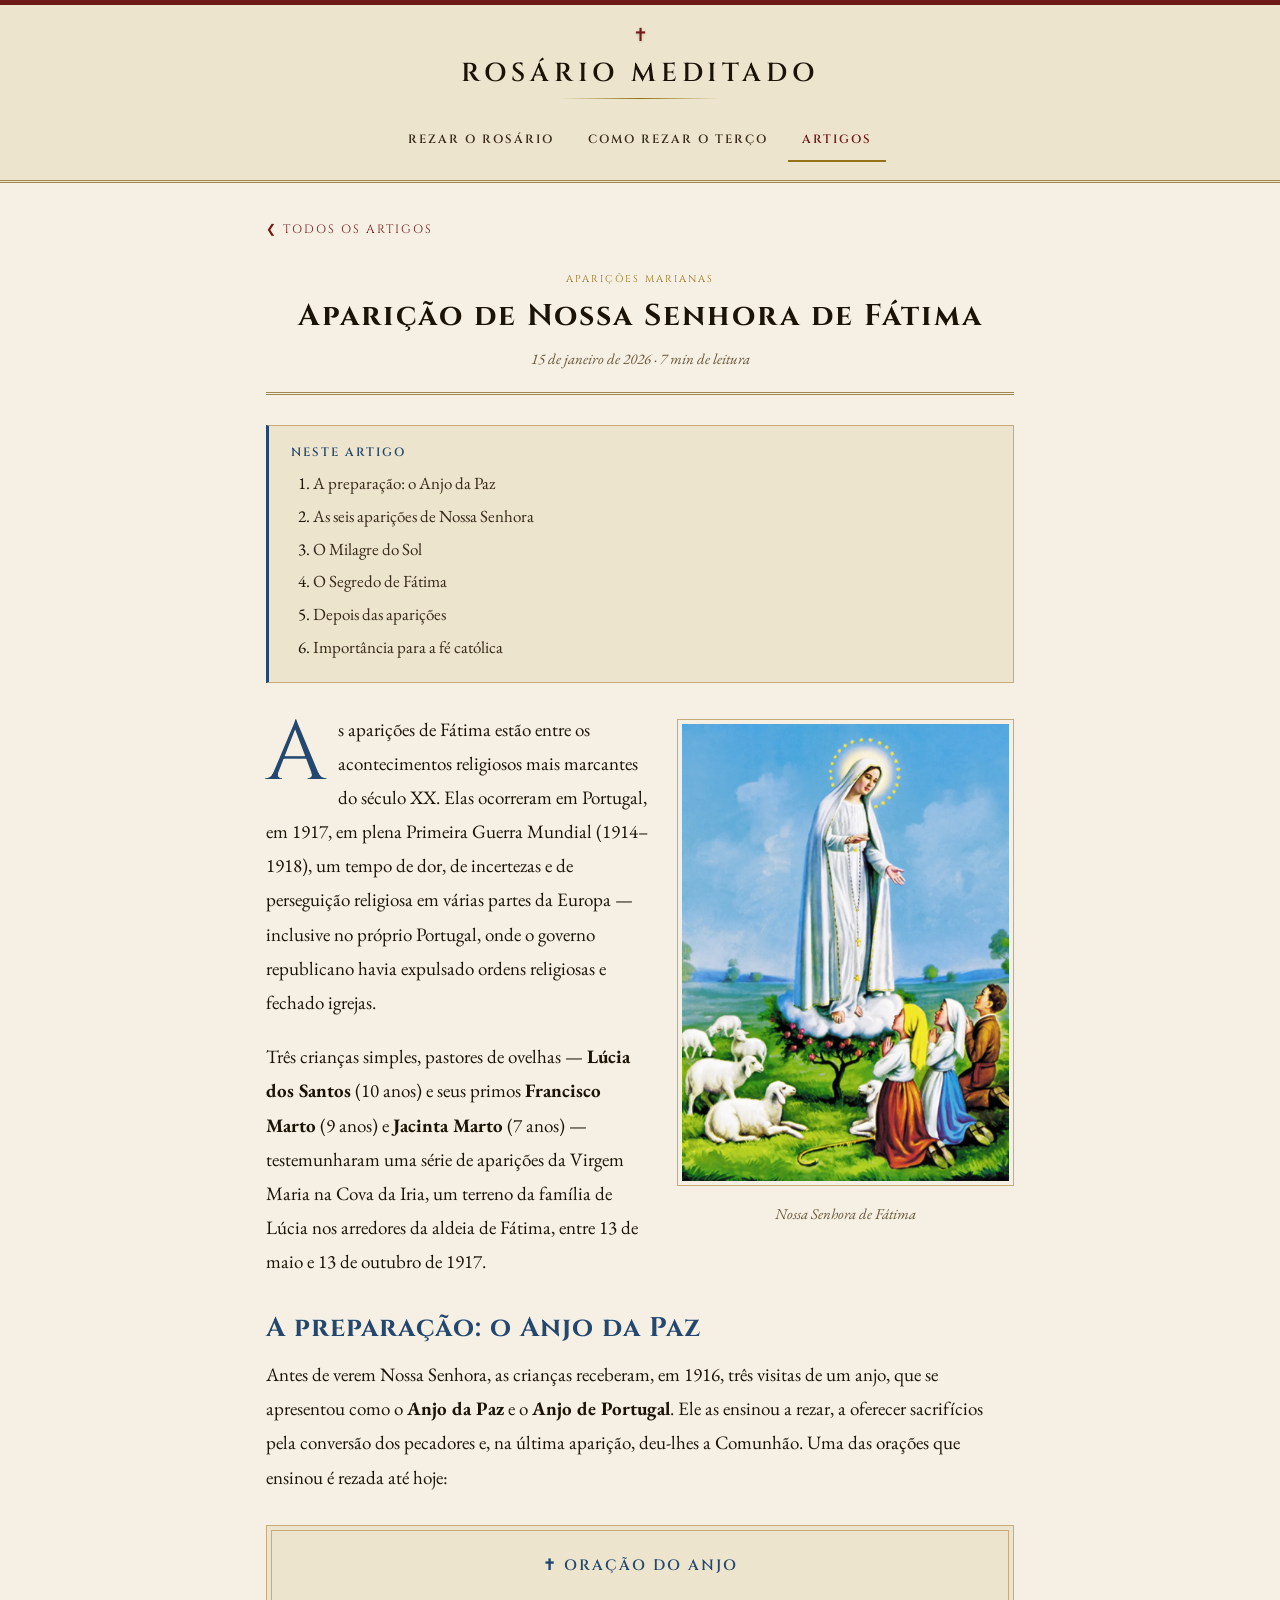
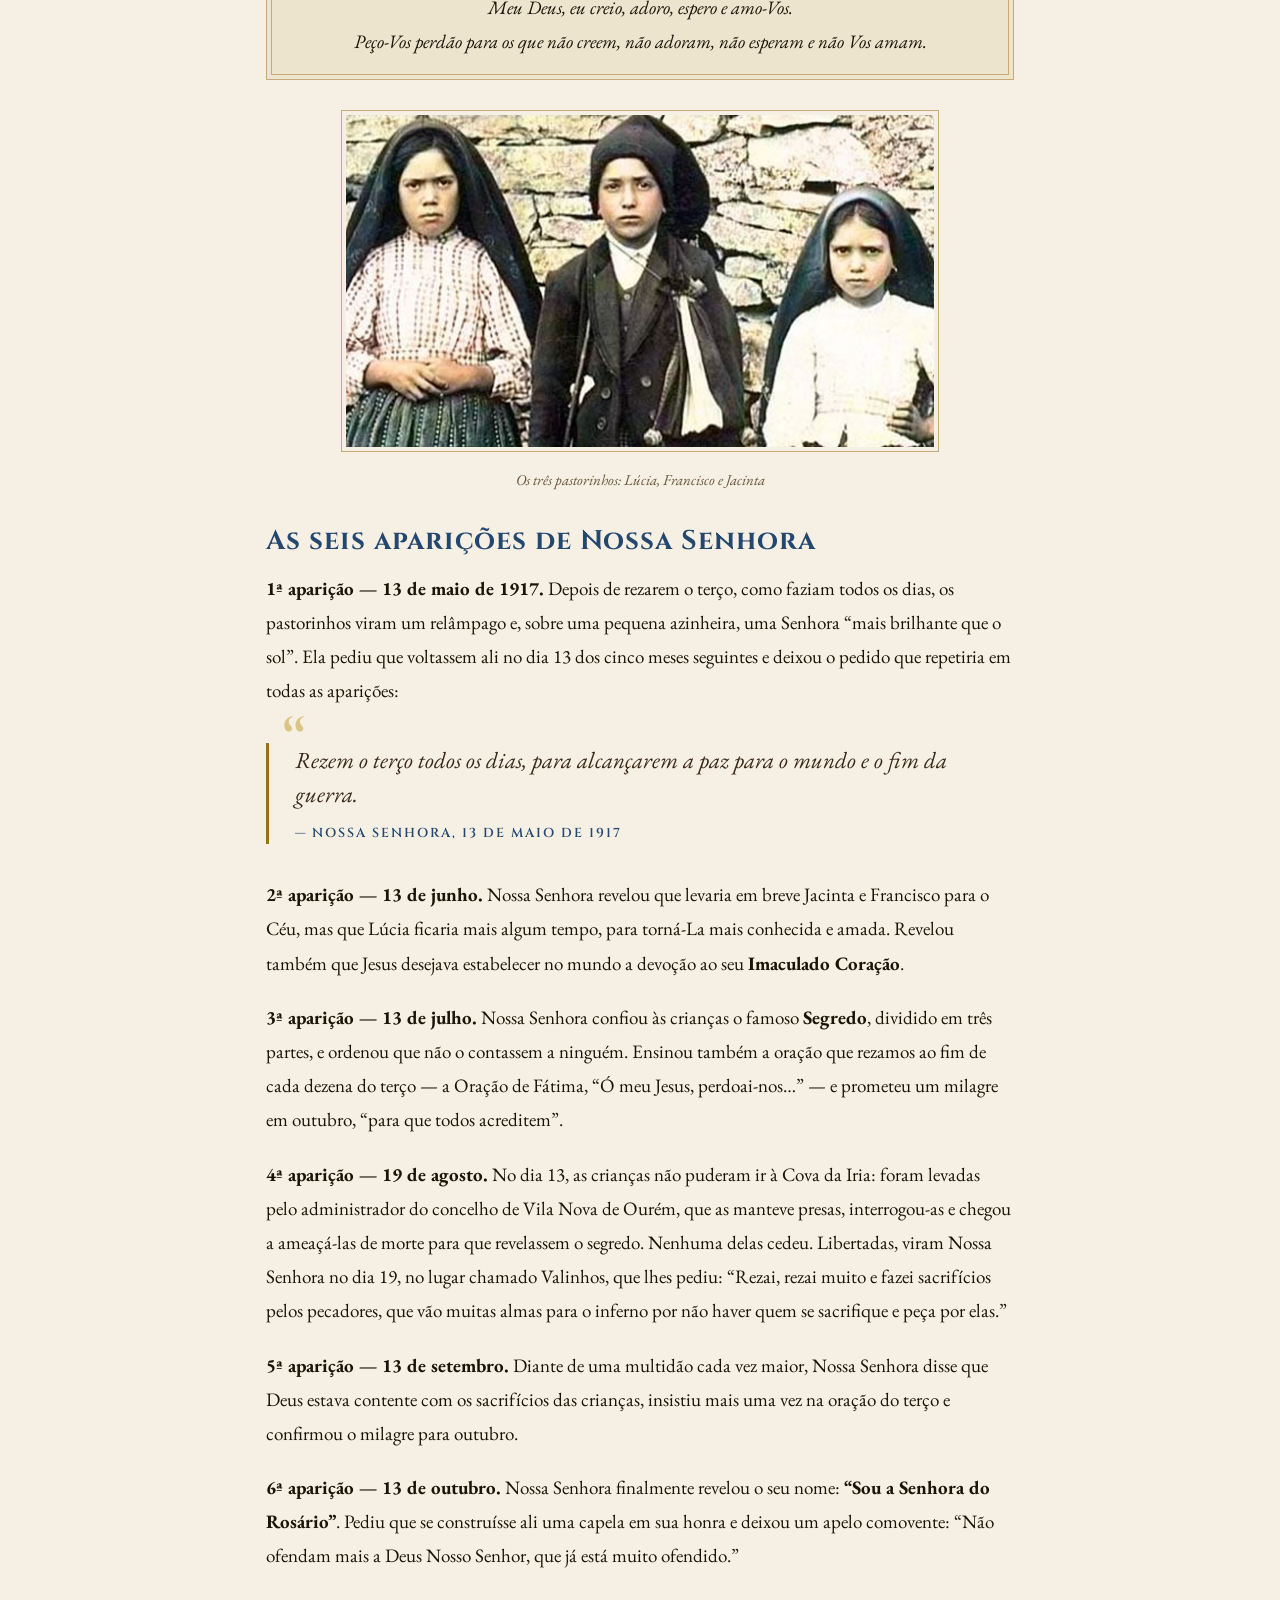
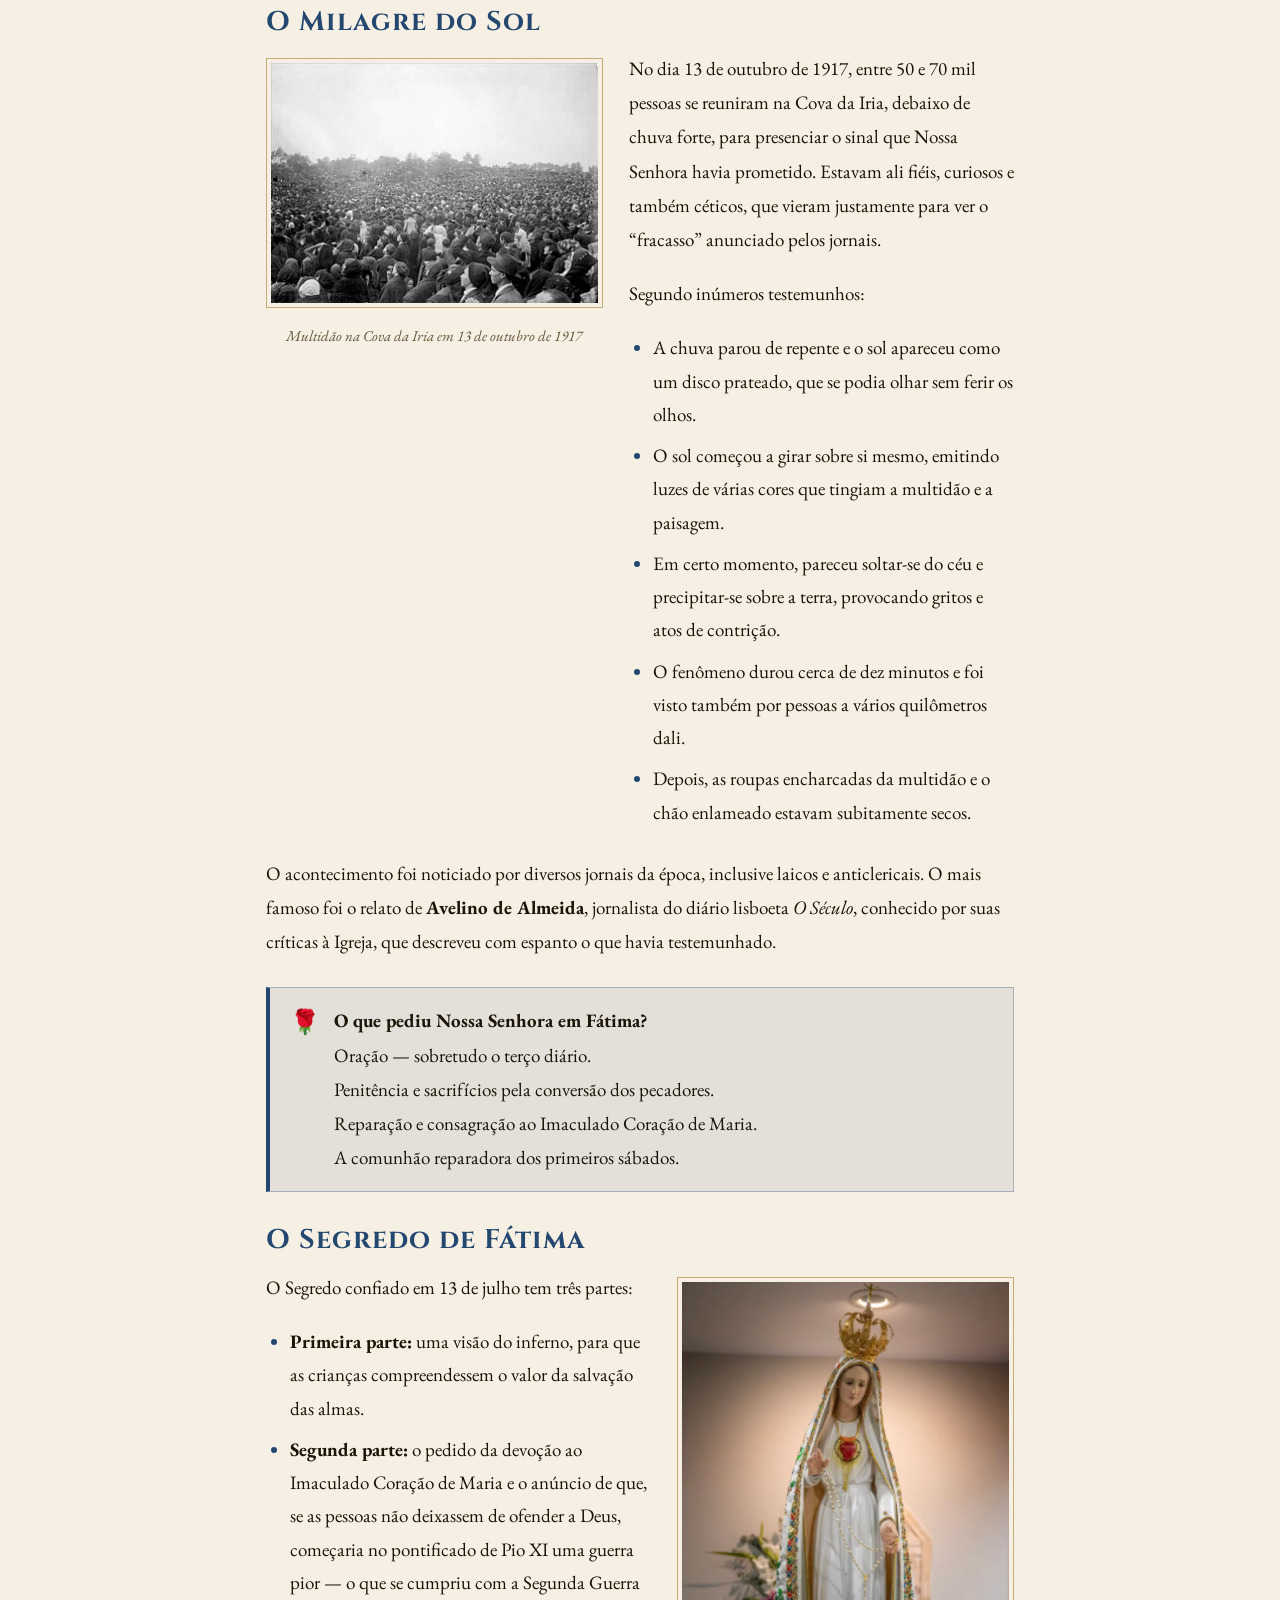
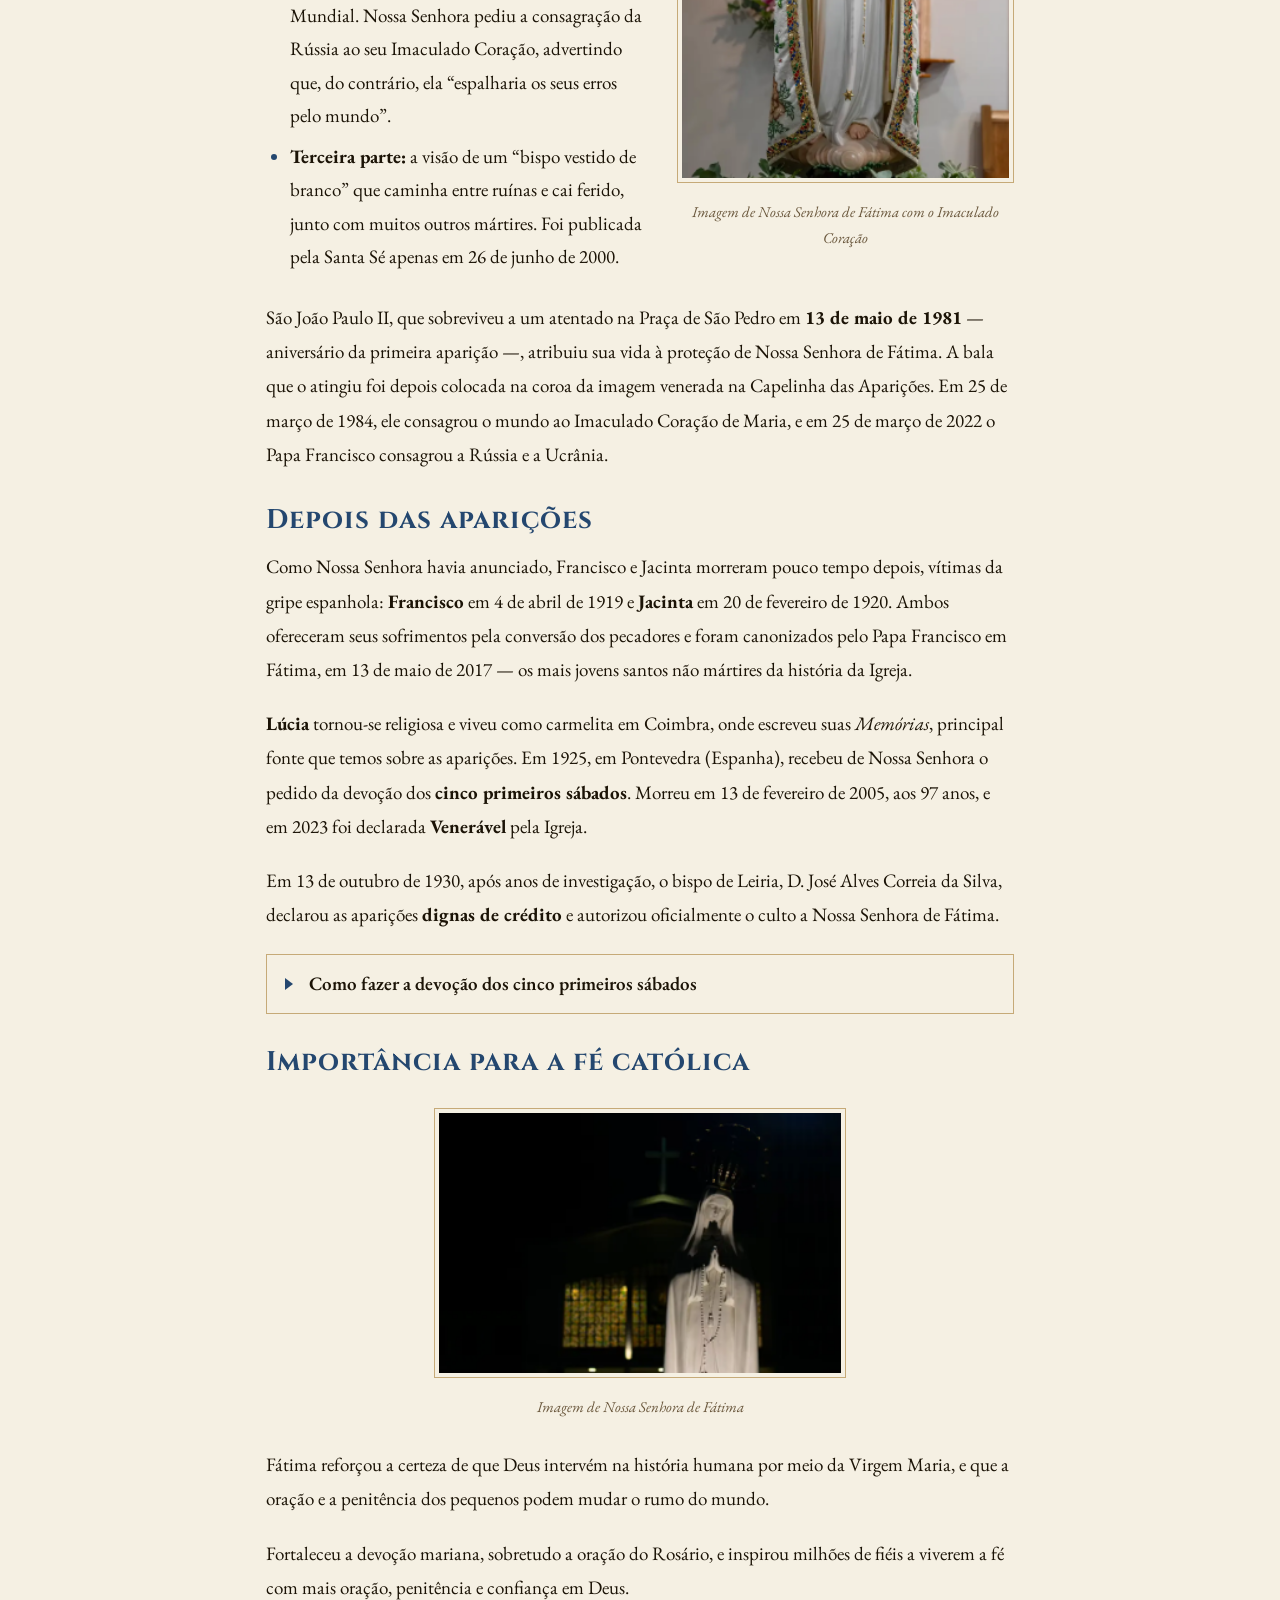
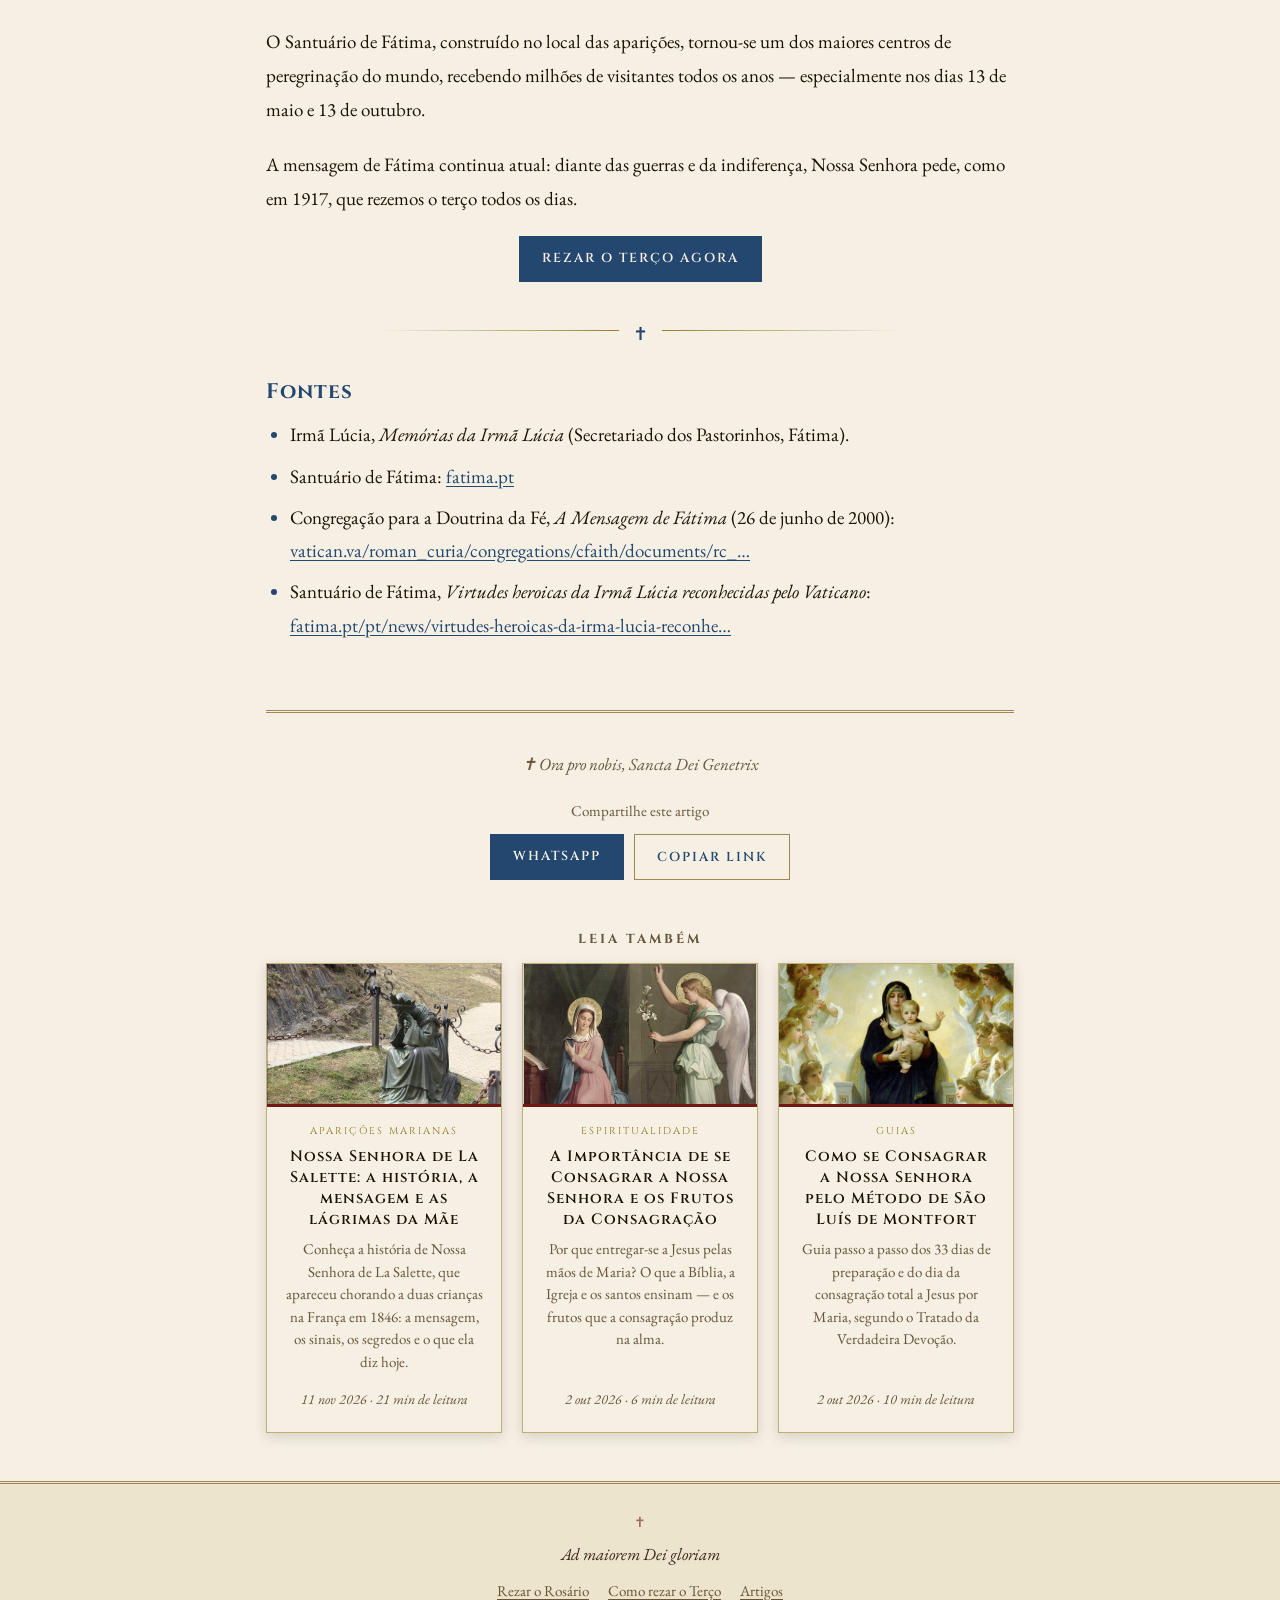
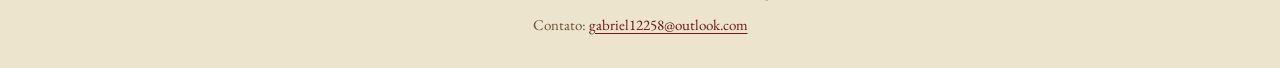
<file: artigos/nossasenhorafatima.html>
<!DOCTYPE html>
<html lang="pt-BR">
<head>
<meta charset="UTF-8">
<meta name="viewport" content="width=device-width, initial-scale=1.0">
<meta name="generator" content="rosario-build">
<!-- Página gerada automaticamente por build.js. Edite conteudo/artigos/*.md em vez deste arquivo. -->
<title>Aparição de Nossa Senhora de Fátima – Rosário Meditado</title>
<meta name="description" content="A história das aparições de Nossa Senhora aos três pastorinhos em 1917, o Milagre do Sol e a mensagem que continua atual.">
<link rel="canonical" href="https://rosariomeditado.com/artigos/nossasenhorafatima.html">
<meta property="og:site_name" content="Rosário Meditado">
<meta property="og:type" content="article">
<meta property="og:title" content="Aparição de Nossa Senhora de Fátima">
<meta property="og:description" content="A história das aparições de Nossa Senhora aos três pastorinhos em 1917, o Milagre do Sol e a mensagem que continua atual.">
<meta property="og:url" content="https://rosariomeditado.com/artigos/nossasenhorafatima.html">
<meta property="og:image" content="https://rosariomeditado.com/images2/7.png">
<meta property="og:locale" content="pt_BR">
<link rel="icon" href="../favicon.png" type="image/png">
<link rel="preconnect" href="https://fonts.googleapis.com">
<link rel="preconnect" href="https://fonts.gstatic.com" crossorigin>
<link rel="stylesheet" href="https://fonts.googleapis.com/css2?family=Cinzel:wght@400;600&family=EB+Garamond:ital,wght@0,400;0,600;1,400&display=swap">
<link rel="stylesheet" href="../css/style.css">
<script type="application/ld+json">{"@context":"https://schema.org","@type":"Article","headline":"Aparição de Nossa Senhora de Fátima","description":"A história das aparições de Nossa Senhora aos três pastorinhos em 1917, o Milagre do Sol e a mensagem que continua atual.","image":"https://rosariomeditado.com/images2/7.png","datePublished":"2026-01-15","inLanguage":"pt-BR","mainEntityOfPage":"https://rosariomeditado.com/artigos/nossasenhorafatima.html"}</script>
</head>

<body>
<a class="skip-link" href="#conteudo">Pular para o conteúdo</a>

<header>
  <a class="brand" href="../index.html">Rosário Meditado</a>
  <nav class="site-nav" aria-label="Principal">
    <a href="../index.html">Rezar o Rosário</a>
    <a href="../como-rezar-o-terco.html">Como rezar o Terço</a>
    <a href="../paginaartigos.html" aria-current="page">Artigos</a>
  </nav>
</header>

<main id="conteudo" class="article-container">
  <a class="back-link" href="../paginaartigos.html">❮ Todos os artigos</a>

  <article class="tema-azul">
    <div class="article-header">
      <a class="card-tag article-category" href="../paginaartigos.html?categoria=aparicoes-marianas">Aparições Marianas</a>
      <h1>Aparição de Nossa Senhora de Fátima</h1>
      <p class="article-meta"><time datetime="2026-01-15">15 de janeiro de 2026</time> · 7 min de leitura</p>
    </div>

<nav class="toc" aria-label="Sumário">
  <p class="toc-title">Neste artigo</p>
  <ol>
    <li><a href="#a-preparacao-o-anjo-da-paz">A preparação: o Anjo da Paz</a></li>
    <li><a href="#as-seis-aparicoes-de-nossa-senhora">As seis aparições de Nossa Senhora</a></li>
    <li><a href="#o-milagre-do-sol">O Milagre do Sol</a></li>
    <li><a href="#o-segredo-de-fatima">O Segredo de Fátima</a></li>
    <li><a href="#depois-das-aparicoes">Depois das aparições</a></li>
    <li><a href="#importancia-para-a-fe-catolica">Importância para a fé católica</a></li>
  </ol>
</nav>

    <div class="article-content capitular">
<figure class="article-figure size-media align-right"><img src="/images2/3.png" alt="Nossa Senhora de Fátima" loading="lazy"><figcaption>Nossa Senhora de Fátima</figcaption></figure>
<p>As aparições de Fátima estão entre os acontecimentos religiosos mais marcantes do século XX. Elas ocorreram em Portugal, em 1917, em plena Primeira Guerra Mundial (1914–1918), um tempo de dor, de incertezas e de perseguição religiosa em várias partes da Europa — inclusive no próprio Portugal, onde o governo republicano havia expulsado ordens religiosas e fechado igrejas.</p>
<p>Três crianças simples, pastores de ovelhas — <strong>Lúcia dos Santos</strong> (10 anos) e seus primos <strong>Francisco Marto</strong> (9 anos) e <strong>Jacinta Marto</strong> (7 anos) — testemunharam uma série de aparições da Virgem Maria na Cova da Iria, um terreno da família de Lúcia nos arredores da aldeia de Fátima, entre 13 de maio e 13 de outubro de 1917.</p>
<h2 id="a-preparacao-o-anjo-da-paz">A preparação: o Anjo da Paz</h2>
<p>Antes de verem Nossa Senhora, as crianças receberam, em 1916, três visitas de um anjo, que se apresentou como o <strong>Anjo da Paz</strong> e o <strong>Anjo de Portugal</strong>. Ele as ensinou a rezar, a oferecer sacrifícios pela conversão dos pecadores e, na última aparição, deu-lhes a Comunhão. Uma das orações que ensinou é rezada até hoje:</p>
<div class="prayer-box">
  <p class="prayer-box-title">Oração do Anjo</p>
<p>Meu Deus, eu creio, adoro, espero e amo-Vos.<br>
Peço-Vos perdão para os que não creem, não adoram, não esperam e não Vos amam.</p>
</div>
<figure class="article-figure size-grande"><img src="/images2/4.png" alt="Os três pastorinhos: Lúcia, Francisco e Jacinta" loading="lazy"><figcaption>Os três pastorinhos: Lúcia, Francisco e Jacinta</figcaption></figure>
<h2 id="as-seis-aparicoes-de-nossa-senhora">As seis aparições de Nossa Senhora</h2>
<p><strong>1ª aparição — 13 de maio de 1917.</strong> Depois de rezarem o terço, como faziam todos os dias, os pastorinhos viram um relâmpago e, sobre uma pequena azinheira, uma Senhora “mais brilhante que o sol”. Ela pediu que voltassem ali no dia 13 dos cinco meses seguintes e deixou o pedido que repetiria em todas as aparições:</p>
<figure class="saint-quote">
  <blockquote>
<p>Rezem o terço todos os dias, para alcançarem a paz para o mundo e o fim da guerra.</p>
  </blockquote>
  <figcaption>Nossa Senhora, 13 de maio de 1917</figcaption>
</figure>
<p><strong>2ª aparição — 13 de junho.</strong> Nossa Senhora revelou que levaria em breve Jacinta e Francisco para o Céu, mas que Lúcia ficaria mais algum tempo, para torná-La mais conhecida e amada. Revelou também que Jesus desejava estabelecer no mundo a devoção ao seu <strong>Imaculado Coração</strong>.</p>
<p><strong>3ª aparição — 13 de julho.</strong> Nossa Senhora confiou às crianças o famoso <strong>Segredo</strong>, dividido em três partes, e ordenou que não o contassem a ninguém. Ensinou também a oração que rezamos ao fim de cada dezena do terço — a Oração de Fátima, “Ó meu Jesus, perdoai-nos…” — e prometeu um milagre em outubro, “para que todos acreditem”.</p>
<p><strong>4ª aparição — 19 de agosto.</strong> No dia 13, as crianças não puderam ir à Cova da Iria: foram levadas pelo administrador do concelho de Vila Nova de Ourém, que as manteve presas, interrogou-as e chegou a ameaçá-las de morte para que revelassem o segredo. Nenhuma delas cedeu. Libertadas, viram Nossa Senhora no dia 19, no lugar chamado Valinhos, que lhes pediu: “Rezai, rezai muito e fazei sacrifícios pelos pecadores, que vão muitas almas para o inferno por não haver quem se sacrifique e peça por elas.”</p>
<p><strong>5ª aparição — 13 de setembro.</strong> Diante de uma multidão cada vez maior, Nossa Senhora disse que Deus estava contente com os sacrifícios das crianças, insistiu mais uma vez na oração do terço e confirmou o milagre para outubro.</p>
<p><strong>6ª aparição — 13 de outubro.</strong> Nossa Senhora finalmente revelou o seu nome: <strong>“Sou a Senhora do Rosário”</strong>. Pediu que se construísse ali uma capela em sua honra e deixou um apelo comovente: “Não ofendam mais a Deus Nosso Senhor, que já está muito ofendido.”</p>
<h2 id="o-milagre-do-sol">O Milagre do Sol</h2>
<figure class="article-figure size-media align-left"><img src="/images2/5.png" alt="Multidão na Cova da Iria em 13 de outubro de 1917" loading="lazy"><figcaption>Multidão na Cova da Iria em 13 de outubro de 1917</figcaption></figure>
<p>No dia 13 de outubro de 1917, entre 50 e 70 mil pessoas se reuniram na Cova da Iria, debaixo de chuva forte, para presenciar o sinal que Nossa Senhora havia prometido. Estavam ali fiéis, curiosos e também céticos, que vieram justamente para ver o “fracasso” anunciado pelos jornais.</p>
<p>Segundo inúmeros testemunhos:</p>
<ul>
<li>A chuva parou de repente e o sol apareceu como um disco prateado, que se podia olhar sem ferir os olhos.</li>
<li>O sol começou a girar sobre si mesmo, emitindo luzes de várias cores que tingiam a multidão e a paisagem.</li>
<li>Em certo momento, pareceu soltar-se do céu e precipitar-se sobre a terra, provocando gritos e atos de contrição.</li>
<li>O fenômeno durou cerca de dez minutos e foi visto também por pessoas a vários quilômetros dali.</li>
<li>Depois, as roupas encharcadas da multidão e o chão enlameado estavam subitamente secos.</li>
</ul>
<p>O acontecimento foi noticiado por diversos jornais da época, inclusive laicos e anticlericais. O mais famoso foi o relato de <strong>Avelino de Almeida</strong>, jornalista do diário lisboeta <em>O Século</em>, conhecido por suas críticas à Igreja, que descreveu com espanto o que havia testemunhado.</p>
<aside class="callout callout-azul has-icon">
  <span class="callout-icon" aria-hidden="true">🌹</span>
  <div class="callout-body">
<p><strong>O que pediu Nossa Senhora em Fátima?</strong><br>
Oração — sobretudo o terço diário.<br>
Penitência e sacrifícios pela conversão dos pecadores.<br>
Reparação e consagração ao Imaculado Coração de Maria.<br>
A comunhão reparadora dos primeiros sábados.</p>
  </div>
</aside>
<h2 id="o-segredo-de-fatima">O Segredo de Fátima</h2>
<figure class="article-figure size-media align-right"><img src="/images2/6.png" alt="Imagem de Nossa Senhora de Fátima com o Imaculado Coração" loading="lazy"><figcaption>Imagem de Nossa Senhora de Fátima com o Imaculado Coração</figcaption></figure>
<p>O Segredo confiado em 13 de julho tem três partes:</p>
<ul>
<li><strong>Primeira parte:</strong> uma visão do inferno, para que as crianças compreendessem o valor da salvação das almas.</li>
<li><strong>Segunda parte:</strong> o pedido da devoção ao Imaculado Coração de Maria e o anúncio de que, se as pessoas não deixassem de ofender a Deus, começaria no pontificado de Pio XI uma guerra pior — o que se cumpriu com a Segunda Guerra Mundial. Nossa Senhora pediu a consagração da Rússia ao seu Imaculado Coração, advertindo que, do contrário, ela “espalharia os seus erros pelo mundo”.</li>
<li><strong>Terceira parte:</strong> a visão de um “bispo vestido de branco” que caminha entre ruínas e cai ferido, junto com muitos outros mártires. Foi publicada pela Santa Sé apenas em 26 de junho de 2000.</li>
</ul>
<p>São João Paulo II, que sobreviveu a um atentado na Praça de São Pedro em <strong>13 de maio de 1981</strong> — aniversário da primeira aparição —, atribuiu sua vida à proteção de Nossa Senhora de Fátima. A bala que o atingiu foi depois colocada na coroa da imagem venerada na Capelinha das Aparições. Em 25 de março de 1984, ele consagrou o mundo ao Imaculado Coração de Maria, e em 25 de março de 2022 o Papa Francisco consagrou a Rússia e a Ucrânia.</p>
<h2 id="depois-das-aparicoes">Depois das aparições</h2>
<p>Como Nossa Senhora havia anunciado, Francisco e Jacinta morreram pouco tempo depois, vítimas da gripe espanhola: <strong>Francisco</strong> em 4 de abril de 1919 e <strong>Jacinta</strong> em 20 de fevereiro de 1920. Ambos ofereceram seus sofrimentos pela conversão dos pecadores e foram canonizados pelo Papa Francisco em Fátima, em 13 de maio de 2017 — os mais jovens santos não mártires da história da Igreja.</p>
<p><strong>Lúcia</strong> tornou-se religiosa e viveu como carmelita em Coimbra, onde escreveu suas <em>Memórias</em>, principal fonte que temos sobre as aparições. Em 1925, em Pontevedra (Espanha), recebeu de Nossa Senhora o pedido da devoção dos <strong>cinco primeiros sábados</strong>. Morreu em 13 de fevereiro de 2005, aos 97 anos, e em 2023 foi declarada <strong>Venerável</strong> pela Igreja.</p>
<p>Em 13 de outubro de 1930, após anos de investigação, o bispo de Leiria, D. José Alves Correia da Silva, declarou as aparições <strong>dignas de crédito</strong> e autorizou oficialmente o culto a Nossa Senhora de Fátima.</p>
<details class="toggle-block">
  <summary>Como fazer a devoção dos cinco primeiros sábados</summary>
  <div class="toggle-body">
<p>Durante cinco meses seguidos, no primeiro sábado de cada mês, com a intenção de reparar as ofensas ao Imaculado Coração de Maria:</p>
<ol>
<li>Confessar-se (pode ser nos dias próximos).</li>
<li>Comungar.</li>
<li>Rezar o terço.</li>
<li>Fazer companhia a Nossa Senhora durante 15 minutos, meditando os mistérios do Rosário.</li>
</ol>
  </div>
</details>
<h2 id="importancia-para-a-fe-catolica">Importância para a fé católica</h2>
<figure class="article-figure size-media"><img src="/images2/7.png" alt="Imagem de Nossa Senhora de Fátima" loading="lazy"><figcaption>Imagem de Nossa Senhora de Fátima</figcaption></figure>
<p>Fátima reforçou a certeza de que Deus intervém na história humana por meio da Virgem Maria, e que a oração e a penitência dos pequenos podem mudar o rumo do mundo.</p>
<p>Fortaleceu a devoção mariana, sobretudo a oração do Rosário, e inspirou milhões de fiéis a viverem a fé com mais oração, penitência e confiança em Deus.</p>
<p>O Santuário de Fátima, construído no local das aparições, tornou-se um dos maiores centros de peregrinação do mundo, recebendo milhões de visitantes todos os anos — especialmente nos dias 13 de maio e 13 de outubro.</p>
<p>A mensagem de Fátima continua atual: diante das guerras e da indiferença, Nossa Senhora pede, como em 1917, que rezemos o terço todos os dias.</p>
<p class="button-line"><a class="btn" href="/index.html">Rezar o terço agora</a></p>
<hr>
<h3 id="fontes">Fontes</h3>
<ul>
<li>Irmã Lúcia, <em>Memórias da Irmã Lúcia</em> (Secretariado dos Pastorinhos, Fátima).</li>
<li>Santuário de Fátima: <a href="https://www.fatima.pt" target="_blank" rel="noopener">fatima.pt</a></li>
<li>Congregação para a Doutrina da Fé, <em>A Mensagem de Fátima</em> (26 de junho de 2000): <a href="https://www.vatican.va/roman_curia/congregations/cfaith/documents/rc_con_cfaith_doc_20000626_message-fatima_po.html" target="_blank" rel="noopener">vatican.va/roman_curia/congregations/cfaith/documents/rc_…</a></li>
<li>Santuário de Fátima, <em>Virtudes heroicas da Irmã Lúcia reconhecidas pelo Vaticano</em>: <a href="https://www.fatima.pt/pt/news/virtudes-heroicas-da-irma-lucia-reconhecidas-pelo-vaticano" target="_blank" rel="noopener">fatima.pt/pt/news/virtudes-heroicas-da-irma-lucia-reconhe…</a></li>
</ul>
    </div>

    <div class="article-footer">
      <p>✝ Ora pro nobis, Sancta Dei Genetrix</p>
      <div class="share">
        <span class="share-label">Compartilhe este artigo</span>
        <a class="btn" href="https://wa.me/?text=Apari%C3%A7%C3%A3o%20de%20Nossa%20Senhora%20de%20F%C3%A1tima%20https%3A%2F%2Frosariomeditado.com%2Fartigos%2Fnossasenhorafatima.html" target="_blank" rel="noopener" data-share="whatsapp">WhatsApp</a>
        <button class="btn btn-ghost" type="button" data-share="copy" data-url="https://rosariomeditado.com/artigos/nossasenhorafatima.html">Copiar link</button>
      </div>
    </div>
  </article>

  <section class="related" aria-labelledby="related-title">
    <h2 id="related-title" class="section-label">Leia também</h2>
    <div class="articles-grid related-grid">
    <a href="../artigos/nossa-senhora-de-la-salette-historia-mensagem.html" class="article-card" data-category="aparicoes-marianas" data-date="2026-11-11" data-search="nossa senhora de la salette a historia a mensagem e as lagrimas da mae conheca a historia de nossa senhora de la salette que apareceu chorando a duas criancas na franca em 1846 a mensagem os sinais os segredos e o que ela diz hoje aparicoes marianas">
      <img src="/images2/la-salette-capa.jpg" alt="" loading="lazy">
      <div class="article-card-content">
        <span class="card-tag">Aparições Marianas</span>
        <h2>Nossa Senhora de La Salette: a história, a mensagem e as lágrimas da Mãe</h2>
        <p>Conheça a história de Nossa Senhora de La Salette, que apareceu chorando a duas crianças na França em 1846: a mensagem, os sinais, os segredos e o que ela diz hoje.</p>
        <span class="card-meta">11 nov 2026 · 21 min de leitura</span>
      </div>
    </a>
    <a href="../artigos/importancia-consagracao-nossa-senhora.html" class="article-card" data-category="espiritualidade" data-date="2026-10-02" data-search="a importancia de se consagrar a nossa senhora e os frutos da consagracao por que entregar se a jesus pelas maos de maria o que a biblia a igreja e os santos ensinam e os frutos que a consagracao produz na alma espiritualidade">
      <img src="/images/gozosos/0.jpg" alt="" loading="lazy">
      <div class="article-card-content">
        <span class="card-tag">Espiritualidade</span>
        <h2>A Importância de se Consagrar a Nossa Senhora e os Frutos da Consagração</h2>
        <p>Por que entregar-se a Jesus pelas mãos de Maria? O que a Bíblia, a Igreja e os santos ensinam — e os frutos que a consagração produz na alma.</p>
        <span class="card-meta">2 out 2026 · 6 min de leitura</span>
      </div>
    </a>
    <a href="../artigos/consagracao-nossa-senhora-montfort.html" class="article-card" data-category="guias" data-date="2026-10-02" data-search="como se consagrar a nossa senhora pelo metodo de sao luis de montfort guia passo a passo dos 33 dias de preparacao e do dia da consagracao total a jesus por maria segundo o tratado da verdadeira devocao guias">
      <img src="/images/gloriosos/50.jpg" alt="" loading="lazy">
      <div class="article-card-content">
        <span class="card-tag">Guias</span>
        <h2>Como se Consagrar a Nossa Senhora pelo Método de São Luís de Montfort</h2>
        <p>Guia passo a passo dos 33 dias de preparação e do dia da consagração total a Jesus por Maria, segundo o Tratado da Verdadeira Devoção.</p>
        <span class="card-meta">2 out 2026 · 10 min de leitura</span>
      </div>
    </a>
    </div>
  </section>
</main>

<footer>
  <p class="motto">Ad maiorem Dei gloriam</p>
  <nav aria-label="Rodapé">
    <a href="../index.html">Rezar o Rosário</a>
    <a href="../como-rezar-o-terco.html">Como rezar o Terço</a>
    <a href="../paginaartigos.html">Artigos</a>
  </nav>
  <p>Contato: <a href="mailto:gabriel12258@outlook.com">gabriel12258@outlook.com</a></p>
</footer>
<script src="../js/artigos.js" defer></script>
</body>
</html>
</file>
<file: css/style.css>
/* ============================================================
   ROSÁRIO MEDITADO — Design System
   Estética Minimalista Medieval / Católica
   Fontes carregadas via <link> no <head> de cada página
   (EB Garamond + Cinzel).
   ============================================================ */

/* ── Variáveis ── */
:root {
  --bg:           #f5f0e3;
  --bg-card:      #ece4cc;
  --bg-deep:      #e2d8be;
  --ink:          #1b1306;
  --ink-mid:      #38291a;
  --ink-muted:    #68553a;
  --crimson:      #701919;
  --crimson-deep: #4c0e0e;
  --gold:         #947218;
  --gold-soft:    #c9a94a;
  --border:       #a08850;
  --border-light: #c6aa78;
  --shadow:       rgba(27, 19, 6, 0.14);

  --font-body:    'EB Garamond', Georgia, 'Palatino Linotype', serif;
  --font-title:   'Cinzel', Georgia, serif;
  --measure:      860px;
}

/* ── Reset ── */
*, *::before, *::after { box-sizing: border-box; }
html { scroll-behavior: smooth; scroll-padding-top: 16px; }
img { max-width: 100%; }

/* ── Base ── */
body {
  margin: 0;
  font-family: var(--font-body);
  font-size: 18px;
  background-color: var(--bg);
  color: var(--ink);
  line-height: 1.75;
  -webkit-font-smoothing: antialiased;
}

a { color: var(--crimson); text-underline-offset: 3px; }
a:hover { color: var(--crimson-deep); }

:focus-visible {
  outline: 2px solid var(--gold);
  outline-offset: 3px;
}

.skip-link {
  position: absolute;
  left: -9999px;
  top: 8px;
  background: var(--crimson);
  color: var(--bg);
  padding: 8px 16px;
  z-index: 10;
}
.skip-link:focus { left: 8px; color: var(--bg); }

/* ============================================================
   CABEÇALHO
   ============================================================ */

header {
  text-align: center;
  background: var(--bg-card);
  border-top: 5px solid var(--crimson);
  border-bottom: 3px double var(--border);
  padding: 0 16px 18px;
}

/* Ornamento: Cruz */
header::before {
  content: '✝';
  display: block;
  font-size: 18px;
  color: var(--crimson);
  padding: 14px 0 6px;
  text-shadow: 0 1px 3px rgba(116,26,26,0.20);
}

.brand {
  display: inline-block;
  font-family: var(--font-title);
  font-weight: 600;
  font-size: 26px;
  letter-spacing: 5px;
  text-transform: uppercase;
  color: var(--ink);
  text-decoration: none;
  margin: 0 0 4px;
  line-height: 1.3;
}
a.brand:hover { color: var(--crimson); }

/* Linha dourada abaixo do nome */
.brand::after {
  content: '';
  display: block;
  width: 160px;
  height: 1px;
  background: linear-gradient(90deg, transparent, var(--gold), transparent);
  margin: 8px auto 0;
}

.tagline {
  font-size: 15px;
  color: var(--ink-muted);
  font-style: italic;
  margin: 6px 0 0;
}

/* ── Navegação ── */
.site-nav {
  margin-top: 16px;
  display: flex;
  flex-wrap: wrap;
  justify-content: center;
  gap: 4px 6px;
}

.site-nav a {
  font-family: var(--font-title);
  font-size: 12px;
  font-weight: 600;
  letter-spacing: 2px;
  text-transform: uppercase;
  text-decoration: none;
  color: var(--ink-mid);
  padding: 10px 14px;
  border-bottom: 2px solid transparent;
  transition: color 0.2s, border-color 0.2s;
}

.site-nav a:hover { color: var(--crimson); border-bottom-color: var(--border-light); }

.site-nav a[aria-current="page"] {
  color: var(--crimson);
  border-bottom-color: var(--gold);
}

/* ============================================================
   LAYOUT
   ============================================================ */

.page {
  max-width: var(--measure);
  margin: 0 auto;
  padding: 28px 16px 48px;
}

/* ── Botões ── */
.btn {
  display: inline-flex;
  align-items: center;
  justify-content: center;
  gap: 8px;
  min-height: 46px;
  padding: 10px 22px;
  font-family: var(--font-title);
  font-size: 13px;
  font-weight: 600;
  letter-spacing: 2px;
  text-transform: uppercase;
  text-decoration: none;
  cursor: pointer;
  border: 1px solid var(--crimson);
  background: var(--crimson);
  color: var(--bg);
  transition: background 0.2s, color 0.2s, border-color 0.2s;
}
.btn:hover { background: var(--crimson-deep); border-color: var(--crimson-deep); color: var(--bg); }

.btn-ghost {
  background: transparent;
  color: var(--crimson);
  border-color: var(--border);
}
.btn-ghost:hover { background: var(--bg-deep); color: var(--crimson-deep); border-color: var(--crimson); }

/* ============================================================
   DESTAQUE: MISTÉRIO DO DIA (index)
   ============================================================ */

.today {
  position: relative;
  text-align: center;
  background: var(--bg);
  border: 1px solid var(--border-light);
  outline: 1px solid var(--border-light);
  outline-offset: -7px;
  padding: 30px 22px 26px;
  margin-bottom: 30px;
  box-shadow: 0 4px 16px var(--shadow);
}

.today-eyebrow {
  font-family: var(--font-title);
  font-size: 12px;
  letter-spacing: 3px;
  text-transform: uppercase;
  color: var(--gold);
  margin: 0;
}

.today h2 {
  font-family: var(--font-title);
  font-weight: 600;
  font-size: 28px;
  letter-spacing: 3px;
  text-transform: uppercase;
  color: var(--crimson);
  margin: 6px 0 4px;
  line-height: 1.25;
}

.today-text {
  font-style: italic;
  color: var(--ink-muted);
  max-width: 520px;
  margin: 0 auto 20px;
}

.today-actions {
  display: flex;
  flex-wrap: wrap;
  gap: 10px;
  justify-content: center;
}

/* Etapas do terço */
.steps-bar {
  list-style: none;
  display: flex;
  justify-content: center;
  flex-wrap: wrap;
  gap: 4px 0;
  padding: 0;
  margin: 22px 0 0;
  font-size: 15px;
  color: var(--ink-muted);
}
.steps-bar li { display: flex; align-items: center; }
.steps-bar li + li::before {
  content: '';
  width: 26px;
  height: 1px;
  background: var(--border-light);
  margin: 0 10px;
}
.steps-bar b {
  display: inline-grid;
  place-items: center;
  width: 22px;
  height: 22px;
  margin-right: 6px;
  border: 1px solid var(--gold);
  border-radius: 50%;
  font-family: var(--font-title);
  font-size: 11px;
  color: var(--gold);
}

.section-label {
  font-family: var(--font-title);
  font-size: 13px;
  letter-spacing: 3px;
  text-transform: uppercase;
  color: var(--ink-muted);
  text-align: center;
  margin: 0 0 12px;
}

/* ============================================================
   GRUPOS DE MISTÉRIOS E ORAÇÕES (details)
   ============================================================ */

.main-toggle {
  border: 1px solid var(--border-light);
  border-left: 4px solid var(--crimson);
  background: var(--bg);
  margin-bottom: 12px;
}

.main-toggle > summary {
  display: flex;
  align-items: center;
  flex-wrap: wrap;
  gap: 2px 12px;
  padding: 14px 48px 14px 46px;
  cursor: pointer;
  background: var(--bg-card);
  position: relative;
  list-style: none;
  transition: background 0.2s;
}
.main-toggle > summary:hover { background: var(--bg-deep); }
.main-toggle > summary::-webkit-details-marker { display: none; }
.main-toggle[open] > summary { border-bottom: 1px solid var(--border-light); }

/* Cruz antes do título */
.main-toggle > summary::before {
  content: '✝';
  position: absolute;
  left: 16px;
  top: 50%;
  transform: translateY(-50%);
  color: var(--crimson);
  font-size: 15px;
}

/* Seta abre/fecha */
.main-toggle > summary::after,
.mystery-toggle > summary::after {
  content: '';
  position: absolute;
  right: 20px;
  top: 50%;
  width: 8px;
  height: 8px;
  border-right: 2px solid var(--ink-muted);
  border-bottom: 2px solid var(--ink-muted);
  transform: translateY(-70%) rotate(45deg);
  transition: transform 0.2s;
}
.main-toggle[open] > summary::after,
.mystery-toggle[open] > summary::after {
  transform: translateY(-30%) rotate(-135deg);
}

.group-title {
  font-family: var(--font-title);
  font-size: 18px;
  font-weight: 600;
  letter-spacing: 3px;
  text-transform: uppercase;
  color: var(--ink);
}

.group-meta {
  font-size: 15px;
  font-style: italic;
  color: var(--ink-muted);
}

.badge-today {
  font-family: var(--font-title);
  font-size: 10px;
  font-weight: 600;
  letter-spacing: 2px;
  text-transform: uppercase;
  color: var(--bg);
  background: var(--gold);
  padding: 2px 9px;
}

.main-toggle.is-today { border-left-color: var(--gold); box-shadow: 0 3px 14px var(--shadow); }

/* ── Mistérios individuais ── */
.mystery-toggle { border-bottom: 1px solid var(--border-light); }
.mystery-toggle:last-child { border-bottom: 0; }

.mystery-toggle > summary {
  position: relative;
  display: flex;
  align-items: baseline;
  gap: 14px;
  padding: 12px 48px 12px 18px;
  cursor: pointer;
  list-style: none;
  color: var(--ink-mid);
  font-size: 18px;
  line-height: 1.4;
  transition: background 0.2s;
}
.mystery-toggle > summary::-webkit-details-marker { display: none; }
.mystery-toggle > summary:hover { background: var(--bg-deep); }
.mystery-toggle[open] > summary { background: var(--bg-deep); color: var(--ink); }

.mystery-num {
  flex: 0 0 auto;
  font-family: var(--font-title);
  font-size: 13px;
  font-weight: 600;
  color: var(--crimson);
  min-width: 26px;
}

/* ── Orações (iniciais/finais) ── */
.content { padding: 8px 20px 20px; }

.prayer-block { padding: 16px 0; border-bottom: 1px solid var(--border-light); }
.prayer-block:last-of-type { border-bottom: 0; }

.prayer-block h3 {
  font-family: var(--font-title);
  font-size: 16px;
  font-weight: 600;
  letter-spacing: 2px;
  color: var(--crimson);
  margin: 0 0 10px;
}

.bilingual {
  display: grid;
  grid-template-columns: 1fr 1fr;
  gap: 24px;
}

.bilingual > div { white-space: pre-line; line-height: 1.7; }

.lang {
  display: block;
  font-family: var(--font-title);
  font-size: 11px;
  letter-spacing: 2px;
  text-transform: uppercase;
  color: var(--gold);
  white-space: normal;
}

.bilingual [lang="la"] { font-style: italic; color: var(--ink-mid); }

.flow-next { text-align: center; padding-top: 18px; }

/* ============================================================
   CARROSSEL (meditação conta a conta)
   ============================================================ */

.carousel {
  padding: 20px 16px 22px;
  text-align: center;
  outline: none;
}

.slide         { display: none; }
.slide.active  { display: block; animation: fadeIn 0.35s ease; }

@keyframes fadeIn { from { opacity: 0; } to { opacity: 1; } }

.carousel img {
  display: block;
  width: auto;
  max-width: 100%;
  height: 340px;
  margin: 0 auto 18px;
  object-fit: contain;
  border: 1px solid var(--border-light);
  padding: 6px;
  background: var(--bg);
  box-shadow: 0 3px 14px var(--shadow);
}

.meditation {
  font-size: 19px;
  line-height: 1.75;
  max-width: 620px;
  margin: 0 auto 10px;
}

.meditation strong {
  display: block;
  margin-top: 10px;
  font-weight: 600;
  color: var(--crimson);
}

/* Orações de encerramento do mistério (último slide) */
.slide > p:not(.meditation) {
  max-width: 620px;
  margin: 12px auto 0;
  padding: 12px 16px;
  background: var(--bg-card);
  border-left: 3px solid var(--gold);
  text-align: left;
  font-size: 16px;
  line-height: 1.7;
}
.slide > p:not(.meditation) strong { font-weight: 400; font-style: italic; }

/* Controles: ❮ contas ❯ */
.bead-label {
  font-family: var(--font-title);
  font-size: 12px;
  letter-spacing: 2px;
  text-transform: uppercase;
  color: var(--ink-muted);
  margin: 18px 0 8px;
}

.carousel-controls {
  display: flex;
  align-items: center;
  justify-content: center;
  gap: 12px;
}

.prev, .next {
  flex: 0 0 auto;
  min-width: 46px;
  height: 46px;
  padding: 0 14px;
  background: var(--bg-card);
  border: 1px solid var(--border);
  font-family: var(--font-title);
  font-size: 12px;
  font-weight: 600;
  letter-spacing: 1px;
  text-transform: uppercase;
  cursor: pointer;
  color: var(--ink-mid);
  transition: background 0.2s, color 0.2s, border-color 0.2s;
}
.prev:hover, .next:hover {
  background: var(--crimson);
  color: var(--bg);
  border-color: var(--crimson);
}
.prev:disabled { opacity: 0.35; cursor: default; background: var(--bg-card); color: var(--ink-mid); border-color: var(--border); }
.next.is-continue { background: var(--crimson); color: var(--bg); border-color: var(--crimson); }

/* Contas do terço */
.beads {
  display: flex;
  align-items: center;
  gap: 5px;
  position: relative;
}
.beads::before {   /* o fio do terço */
  content: '';
  position: absolute;
  left: 4px;
  right: 4px;
  top: 50%;
  height: 1px;
  background: var(--border-light);
}

.bead {
  position: relative;
  width: 13px;
  height: 13px;
  padding: 0;
  border-radius: 50%;
  border: 1px solid var(--border);
  background: var(--bg);
  cursor: pointer;
  transition: background 0.2s, transform 0.2s;
}
.bead.is-our-father { width: 18px; height: 18px; margin-right: 6px; }
.bead.is-done    { background: var(--gold-soft); border-color: var(--gold); }
.bead.is-current { background: var(--crimson); border-color: var(--crimson); transform: scale(1.25); }
.bead:hover      { border-color: var(--crimson); }

/* ============================================================
   RODAPÉ
   ============================================================ */

footer {
  text-align: center;
  padding: 26px 16px;
  font-size: 15px;
  color: var(--ink-muted);
  border-top: 3px double var(--border);
  background: var(--bg-card);
}

footer::before {
  content: '✝';
  display: block;
  font-size: 14px;
  color: var(--crimson);
  opacity: 0.6;
  margin-bottom: 6px;
}

footer p { margin: 4px 0; }
.motto { font-style: italic; font-size: 17px; color: var(--ink-mid); }
footer nav { margin: 8px 0; }
footer nav a { color: var(--ink-muted); margin: 0 8px; }

/* ============================================================
   CARDS DE ARTIGOS (paginaartigos.html)
   ============================================================ */

.articles-container {
  max-width: 1100px;
  margin: 0 auto;
  padding: 36px 16px 56px;
}

.articles-header {
  text-align: center;
  margin-bottom: 36px;
}

.articles-header h1 {
  font-family: var(--font-title);
  font-size: 28px;
  margin: 0 0 4px;
  letter-spacing: 3px;
  text-transform: uppercase;
  color: var(--ink);
}

.articles-header p {
  margin: 0;
  font-size: 17px;
  color: var(--ink-muted);
  font-style: italic;
}

.articles-grid {
  display: grid;
  grid-template-columns: repeat(auto-fill, minmax(260px, 1fr));
  gap: 26px;
}

.article-card {
  background: var(--bg);
  border: 1px solid var(--border-light);
  overflow: hidden;
  box-shadow: 0 4px 12px var(--shadow);
  transition: transform 0.3s, box-shadow 0.3s, border-color 0.3s;
  text-decoration: none;
  color: inherit;
  display: flex;
  flex-direction: column;
}

.article-card:hover {
  transform: translateY(-4px);
  box-shadow: 0 10px 24px var(--shadow);
  border-color: var(--crimson);
  color: inherit;
}

.article-card img {
  width: 100%;
  height: 190px;
  object-fit: cover;
  display: block;
  filter: sepia(10%);
}

.article-card-content {
  flex: 1;
  display: flex;
  flex-direction: column;
  padding: 16px 18px 20px;
  text-align: center;
  border-top: 3px solid var(--crimson);
}

.card-tag {
  font-family: var(--font-title);
  font-size: 10px;
  letter-spacing: 2px;
  text-transform: uppercase;
  color: var(--gold);
}

.article-card-content h2 {
  font-family: var(--font-title);
  font-size: 17px;
  margin: 6px 0 8px;
  color: var(--ink);
  letter-spacing: 1px;
  font-weight: 600;
  line-height: 1.4;
}

.article-card-content p {
  margin: 0 0 14px;
  font-size: 16px;
  color: var(--ink-muted);
  line-height: 1.5;
}

.card-meta {
  margin-top: auto;
  font-size: 14px;
  font-style: italic;
  color: var(--ink-muted);
}

.article-card[hidden] { display: none; }

/* Destaque: artigo mais recente ocupa a linha inteira */
.article-card.is-featured { grid-column: 1 / -1; flex-direction: row; }
.article-card.is-featured img { width: 55%; height: auto; min-height: 300px; max-height: 380px; }
.article-card.is-featured .article-card-content {
  justify-content: center;
  text-align: left;
  padding: 28px 32px;
  border-top: 0;
  border-left: 3px solid var(--crimson);
}
.article-card.is-featured h2 { font-size: 24px; }
.article-card.is-featured p { font-size: 18px; }
.article-card.is-featured .card-meta { margin-top: 0; }

/* ── Barra de filtros ── */
.visually-hidden {
  position: absolute;
  width: 1px;
  height: 1px;
  overflow: hidden;
  clip: rect(0 0 0 0);
  white-space: nowrap;
}

.articles-toolbar {
  display: flex;
  flex-wrap: wrap;
  align-items: center;
  justify-content: space-between;
  gap: 14px 24px;
  padding: 16px 0;
  margin-bottom: 8px;
  border-top: 1px solid var(--border-light);
  border-bottom: 1px solid var(--border-light);
}

.chips { display: flex; flex-wrap: wrap; gap: 8px; }

.chip {
  min-height: 38px;
  padding: 6px 14px;
  font-family: var(--font-title);
  font-size: 11px;
  font-weight: 600;
  letter-spacing: 1.5px;
  text-transform: uppercase;
  color: var(--ink-mid);
  background: var(--bg);
  border: 1px solid var(--border-light);
  cursor: pointer;
  transition: background 0.2s, color 0.2s, border-color 0.2s;
}
.chip:hover { border-color: var(--crimson); color: var(--crimson); }
.chip[aria-pressed="true"] { background: var(--crimson); border-color: var(--crimson); color: var(--bg); }
.chip-count {
  display: inline-block;
  margin-left: 4px;
  font-family: var(--font-body);
  font-size: 13px;
  font-weight: 400;
  letter-spacing: 0;
  opacity: 0.75;
}

.toolbar-row { display: flex; gap: 10px; flex: 0 1 420px; }
.search { flex: 1; }

.search input,
.sort select {
  width: 100%;
  min-height: 42px;
  padding: 8px 12px;
  font-family: var(--font-body);
  font-size: 17px;
  color: var(--ink);
  background: var(--bg);
  border: 1px solid var(--border);
  border-radius: 0;
}
.search input:focus,
.sort select:focus { outline: 2px solid var(--gold); outline-offset: 0; }

.results-count {
  margin: 0 0 18px;
  font-size: 15px;
  font-style: italic;
  color: var(--ink-muted);
}

.empty-state,
.load-more { text-align: center; padding: 32px 0 0; }
.empty-state p { font-style: italic; color: var(--ink-muted); margin: 0 0 12px; }

/* ── "Leia também" / "Últimos artigos" ── */
.related,
.latest { margin-top: 48px; }
.related-grid { grid-template-columns: repeat(auto-fill, minmax(220px, 1fr)); gap: 20px; }
.related-grid .article-card img { height: 140px; }
.related-grid .article-card-content h2 { font-size: 15px; }
.related-grid .article-card-content p { font-size: 15px; }
.latest-more { text-align: center; margin: 20px 0 0; }
.latest-more a {
  font-family: var(--font-title);
  font-size: 12px;
  font-weight: 600;
  letter-spacing: 2px;
  text-transform: uppercase;
  text-decoration: none;
}

/* ============================================================
   PÁGINA DE ARTIGO
   ============================================================ */

.article-container {
  max-width: 780px;
  margin: 0 auto;
  padding: 28px 16px 48px;
}

.back-link {
  display: inline-block;
  font-family: var(--font-title);
  font-size: 12px;
  letter-spacing: 2px;
  text-transform: uppercase;
  text-decoration: none;
  margin-bottom: 20px;
}

.article-header {
  text-align: center;
  margin-bottom: 30px;
  padding-bottom: 20px;
  border-bottom: 3px double var(--border);
}

.article-header h1 {
  font-family: var(--font-title);
  font-size: 30px;
  line-height: 1.3;
  margin: 0 0 10px;
  letter-spacing: 2px;
  color: var(--ink);
}

.article-meta {
  font-size: 15px;
  color: var(--ink-muted);
  font-style: italic;
}
.article-meta { margin: 0; }
a.article-category { text-decoration: none; display: inline-block; margin-bottom: 8px; }
a.article-category:hover { color: var(--crimson); }
.article-source { margin: 6px 0 0; font-size: 14px; color: var(--ink-muted); word-break: break-word; }

.article-figure { margin: 28px 0; text-align: center; }
.article-figure img {
  max-width: 100%;
  border: 1px solid var(--border-light);
  padding: 4px;
  background: var(--bg);
}
.article-figure figcaption { font-size: 15px; font-style: italic; color: var(--ink-muted); margin-top: 6px; }

.share {
  display: flex;
  flex-wrap: wrap;
  align-items: center;
  justify-content: center;
  gap: 10px;
  margin-top: 18px;
  font-style: normal;
}
.share-label { width: 100%; font-size: 15px; }

.article-content p {
  font-size: 19px;
  line-height: 1.8;
  margin: 0 0 20px;
  hyphens: auto;
}

.article-content { overflow-wrap: anywhere; }
.article-content ul { margin: 0 0 20px; padding-left: 24px; }
.article-content li { font-size: 19px; margin-bottom: 8px; }
.article-content li::marker { color: var(--crimson); }

.article-content h2,
.article-content h3 {
  font-family: var(--font-title);
  color: var(--crimson);
  letter-spacing: 1px;
  line-height: 1.35;
  margin: 30px 0 12px;
}

.article-content blockquote {
  border-left: 4px solid var(--crimson);
  padding: 14px 20px;
  font-style: italic;
  color: var(--ink-mid);
  margin: 25px 0;
  background: var(--bg-card);
}

.article-footer {
  margin-top: 40px;
  padding-top: 20px;
  border-top: 3px double var(--border);
  text-align: center;
  font-size: 17px;
  color: var(--ink-muted);
  font-style: italic;
}

/* ============================================================
   ELEMENTOS ESPECIAIS DOS ARTIGOS
   ============================================================ */

/* Cores litúrgicas: trocam a cor de destaque do artigo */
.tema-roxo    { --crimson: #5b2a6e; --crimson-deep: #3e1b4c; }
.tema-verde   { --crimson: #2f5e3a; --crimson-deep: #1f4027; }
.tema-azul    { --crimson: #24476f; --crimson-deep: #17304d; }
.tema-dourado { --crimson: #8a6510; --crimson-deep: #644909; }
.tema-rosa    { --crimson: #a3466b; --crimson-deep: #7a3050; }

/* Separador com cruz */
.article-content hr {
  border: 0;
  height: 24px;
  margin: 36px 0;
  position: relative;
  text-align: center;
  overflow: visible;
}
.article-content hr::before {
  content: '';
  position: absolute;
  left: 15%;
  right: 15%;
  top: 50%;
  height: 1px;
  background: linear-gradient(90deg, transparent, var(--gold), transparent);
}
.article-content hr::after {
  content: '✝';
  position: relative;
  padding: 0 14px;
  background: var(--bg);
  color: var(--crimson);
  font-size: 18px;
  line-height: 24px;
}

/* Texto marcado */
.article-content mark {
  background: linear-gradient(transparent 55%, rgba(201, 169, 74, 0.45) 55%);
  color: inherit;
  padding: 0 2px;
}

/* Letra capitular */
.article-content.capitular > p:first-of-type::first-letter {
  float: left;
  font-family: var(--font-title);
  font-size: 4.4em;
  line-height: 0.8;
  padding: 8px 12px 0 0;
  color: var(--crimson);
}

/* Capa no topo */
.article-hero {
  display: block;
  width: 100%;
  max-height: 440px;
  object-fit: cover;
  margin: 0 0 30px;
  border: 1px solid var(--border-light);
  padding: 5px;
  background: var(--bg);
  box-shadow: 0 4px 16px var(--shadow);
}

/* Sumário */
.toc {
  background: var(--bg-card);
  border: 1px solid var(--border-light);
  border-left: 3px solid var(--crimson);
  padding: 16px 22px;
  margin: 0 0 30px;
}
.toc-title {
  font-family: var(--font-title);
  font-size: 12px;
  font-weight: 600;
  letter-spacing: 2px;
  text-transform: uppercase;
  color: var(--crimson);
  margin: 0 0 6px;
}
.toc ol { margin: 0; padding-left: 22px; }
.toc li { margin: 3px 0; font-size: 17px; }
.toc a { color: var(--ink-mid); text-decoration: none; }
.toc a:hover { color: var(--crimson); text-decoration: underline; }
.article-content h2[id],
.article-content h3[id] { scroll-margin-top: 16px; }

/* Oração */
.prayer-box {
  position: relative;
  text-align: center;
  background: var(--bg-card);
  border: 1px solid var(--border-light);
  outline: 1px solid var(--border-light);
  outline-offset: -6px;
  padding: 26px 26px 20px;
  margin: 30px 0;
}
.prayer-box-title {
  font-family: var(--font-title);
  font-size: 15px !important;
  font-weight: 600;
  letter-spacing: 2px;
  text-transform: uppercase;
  color: var(--crimson);
  margin: 0 0 12px !important;
}
.prayer-box-title::before { content: '✝ '; }
.prayer-box p { font-style: italic; line-height: 1.8; margin-bottom: 12px; }
.prayer-box p.prayer-box-title { font-style: normal; }
.prayer-box p:last-child { margin-bottom: 0; }

/* Citação de santo */
.saint-quote {
  margin: 34px 0;
  padding: 0 0 0 26px;
  border-left: 3px solid var(--gold);
  position: relative;
}
.saint-quote::before {
  content: '“';
  position: absolute;
  left: 12px;
  top: -28px;
  font-family: var(--font-title);
  font-size: 80px;
  line-height: 1;
  color: var(--gold-soft);
  opacity: 0.6;
}
.saint-quote blockquote { margin: 0; padding: 0; background: none; border: 0; }
.article-content .saint-quote p {
  font-size: 23px;
  line-height: 1.5;
  font-style: italic;
  color: var(--ink-mid);
  margin-bottom: 10px;
}
.saint-quote figcaption,
.bible-verse figcaption {
  font-family: var(--font-title);
  font-size: 13px;
  font-weight: 600;
  letter-spacing: 2px;
  text-transform: uppercase;
  color: var(--crimson);
}
.saint-quote figcaption::before { content: '— '; }

/* Versículo bíblico */
.bible-verse {
  margin: 32px auto;
  max-width: 600px;
  text-align: center;
  padding: 22px 20px 18px;
  border-top: 1px solid var(--border-light);
  border-bottom: 1px solid var(--border-light);
}
.bible-verse::before {
  content: '📖';
  display: block;
  font-size: 20px;
  margin-bottom: 6px;
  filter: sepia(0.6);
}
.bible-verse blockquote { margin: 0; padding: 0; background: none; border: 0; }
.article-content .bible-verse p { font-size: 20px; font-style: italic; margin-bottom: 10px; color: var(--ink-mid); }

/* Caixas de destaque e aviso */
.callout {
  margin: 28px 0;
  padding: 16px 20px;
  background: rgba(201, 169, 74, 0.14);
  border: 1px solid var(--gold-soft);
  border-left: 4px solid var(--gold);
}
.callout-aviso {
  background: rgba(112, 25, 25, 0.06);
  background: color-mix(in srgb, var(--crimson) 7%, transparent);
  border-color: color-mix(in srgb, var(--crimson) 25%, transparent);
  border-left-color: var(--crimson);
}
.callout-title {
  font-family: var(--font-title);
  font-size: 14px !important;
  font-weight: 600;
  letter-spacing: 1.5px;
  text-transform: uppercase;
  margin: 0 0 6px !important;
  color: var(--gold);
}
.callout-aviso .callout-title { color: var(--crimson); }
.callout p:last-child, .callout ul:last-child { margin-bottom: 0; }

/* Texto centralizado */
.text-center { text-align: center; }

/* Colunas */
.columns { display: grid; gap: 28px; margin: 28px 0; }
.columns-2 { grid-template-columns: 1fr 1fr; }
.columns-3 { grid-template-columns: 1fr 1fr 1fr; }
.columns > div > :first-child { margin-top: 0; }

/* Galeria */
.gallery {
  display: grid;
  grid-template-columns: repeat(auto-fill, minmax(180px, 1fr));
  gap: 14px;
  margin: 28px 0;
}
.gallery figure { margin: 0; }
.gallery img {
  width: 100%;
  height: 180px;
  object-fit: cover;
  display: block;
  border: 1px solid var(--border-light);
  padding: 3px;
  background: var(--bg);
}
.gallery figcaption { font-size: 14px; font-style: italic; color: var(--ink-muted); text-align: center; margin-top: 4px; }

/* Tamanhos e posição de imagem */
.article-figure.size-pequena img { width: 35%; }
.article-figure.size-media img   { width: 55%; }
.article-figure.size-grande img  { width: 80%; }
.article-figure.size-total img   { width: 100%; }

.article-figure.align-left,
.article-figure.align-right { width: 45%; margin-top: 6px; margin-bottom: 14px; }
.article-figure.align-left  { float: left;  margin-right: 26px; margin-left: 0; }
.article-figure.align-right { float: right; margin-left: 26px; margin-right: 0; }
.article-figure.align-left img,
.article-figure.align-right img { width: 100%; }
.article-figure.align-left.size-pequena,
.article-figure.align-right.size-pequena { width: 33%; }
.article-figure.align-left.size-grande,
.article-figure.align-right.size-grande { width: 60%; }

/* Largura livre (definida arrastando a borda no editor): {45%} */
.article-figure.has-width img { width: var(--w); }
.article-figure.has-width.align-left,
.article-figure.has-width.align-right { width: var(--w); }
.article-figure.has-width.align-left img,
.article-figure.has-width.align-right img { width: 100%; }

/* Texto ao lado de imagem flutuante: caixas encolhem em vez de passar por baixo */
.article-content .callout,
.article-content .prayer-box,
.article-content .saint-quote,
.article-content .bible-verse,
.article-content blockquote,
.article-content .toggle-block,
.article-content ul,
.article-content ol { display: flow-root; }
.article-content h2,
.article-content hr,
.article-content .gallery,
.article-content .video,
.article-content .columns,
.article-content .table-wrap,
.article-content .text-image,
.article-content .article-figure:not(.align-left):not(.align-right) { clear: both; }
.article-content::after { content: ''; display: table; clear: both; }

/* Caixa (callout) com emoji e cor */
.callout.has-icon { display: flex; gap: 14px; align-items: flex-start; }
.callout-icon { font-size: 24px; line-height: 1.5; flex: 0 0 auto; }
.callout-body { flex: 1; min-width: 0; }
.callout-body > :last-child { margin-bottom: 0; }
.callout-dourado  { --cc: #947218; }
.callout-vermelho { --cc: #701919; }
.callout-azul     { --cc: #24476f; }
.callout-verde    { --cc: #2f5e3a; }
.callout-roxo     { --cc: #5b2a6e; }
.callout-rosa     { --cc: #a3466b; }
.callout-cinza    { --cc: #68553a; }
.callout[class*="callout-"]:not(.callout-destaque):not(.callout-aviso) {
  background: rgba(201, 169, 74, 0.14);
  background: color-mix(in srgb, var(--cc) 9%, transparent);
  border-color: color-mix(in srgb, var(--cc) 30%, transparent);
  border-left-color: var(--cc);
}

/* Bloco recolhível (toggle) */
.toggle-block {
  margin: 22px 0;
  border: 1px solid var(--border-light);
  background: var(--bg);
}
.toggle-block > summary {
  cursor: pointer;
  list-style: none;
  position: relative;
  padding: 12px 16px 12px 42px;
  font-weight: 600;
  font-size: 19px;
  color: var(--ink);
}
.toggle-block > summary::-webkit-details-marker { display: none; }
.toggle-block > summary::before {
  content: '';
  position: absolute;
  left: 18px;
  top: 50%;
  border: 6px solid transparent;
  border-left: 8px solid var(--crimson);
  transform: translateY(-50%);
  transition: transform 0.2s;
  transform-origin: 25% 50%;
}
.toggle-block[open] > summary::before { transform: translateY(-30%) rotate(90deg); }
.toggle-block > summary:hover { background: var(--bg-card); }
.toggle-body { padding: 0 18px 14px 42px; }
.toggle-body > :last-child { margin-bottom: 0; }

/* Vídeo */
.video { margin: 30px 0; }
.video-frame {
  position: relative;
  aspect-ratio: 16 / 9;
  border: 1px solid var(--border-light);
  background: var(--ink);
}
.video-frame iframe { position: absolute; inset: 0; width: 100%; height: 100%; border: 0; }
.video figcaption { font-size: 15px; font-style: italic; color: var(--ink-muted); text-align: center; margin-top: 6px; }

/* Tabela */
.table-wrap { overflow-x: auto; margin: 26px 0; }
.article-content table { width: 100%; border-collapse: collapse; background: var(--bg); border: 1px solid var(--border-light); font-size: 17px; }
.article-content th,
.article-content td { padding: 9px 14px; border-bottom: 1px solid var(--border-light); text-align: left; vertical-align: top; }
.article-content th {
  font-family: var(--font-title);
  font-size: 12px;
  letter-spacing: 1.5px;
  text-transform: uppercase;
  color: var(--ink-muted);
  background: var(--bg-card);
}

/* Botão dentro do texto */
.button-line { text-align: center; margin: 28px 0; }
.article-content .btn { color: var(--bg); text-decoration: none; }
.article-content .btn:hover { color: var(--bg); }

/* ── Blocos texto + imagem ── */
.text-image {
  display: flex;
  gap: 26px;
  margin: 32px 0;
  align-items: center;
}

.text-image.left  { flex-direction: row; }
.text-image.right { flex-direction: row-reverse; }
.text-image.top   { flex-direction: column; }

.text-image .text { flex: 1; color: var(--ink-mid); }
.text-image .text p:last-child { margin-bottom: 0; }

.text-image .image {
  flex: 0 0 260px;
  display: flex;
  justify-content: center;
}

.text-image img {
  width: 100%;
  max-width: 260px;
  height: auto;
  border: 1px solid var(--border-light);
  object-fit: cover;
  background: var(--bg);
  padding: 4px;
  box-shadow: 0 3px 12px var(--shadow);
}

.text-image.top .image { flex: none; }
.text-image.top img    { max-width: 420px; }

/* ============================================================
   GUIA PASSO A PASSO (como-rezar-o-terco.html)
   ============================================================ */

.guide section { margin-bottom: 40px; }

.guide h1 {
  font-family: var(--font-title);
  font-size: 28px;
  letter-spacing: 3px;
  text-transform: uppercase;
  text-align: center;
  margin: 0 0 4px;
}
.guide .lead {
  text-align: center;
  font-style: italic;
  color: var(--ink-muted);
  margin: 0 0 32px;
}

.guide h2 {
  font-family: var(--font-title);
  font-weight: 600;
  font-size: 18px;
  border-bottom: 1px solid var(--border-light);
  padding-bottom: 8px;
  margin: 0 0 16px;
  letter-spacing: 2px;
  color: var(--crimson);
  text-transform: uppercase;
}

/* Tabela dos dias */
.days-table {
  width: 100%;
  border-collapse: collapse;
  background: var(--bg);
  border: 1px solid var(--border-light);
}
.days-table th,
.days-table td {
  text-align: left;
  padding: 10px 14px;
  border-bottom: 1px solid var(--border-light);
}
.days-table th {
  font-family: var(--font-title);
  font-size: 12px;
  letter-spacing: 2px;
  text-transform: uppercase;
  color: var(--ink-muted);
  background: var(--bg-card);
}
.days-table tr.is-today td { background: var(--bg-deep); font-weight: 600; }
.days-table tr.is-today td:first-child::after {
  content: 'Hoje';
  margin-left: 8px;
  font-family: var(--font-title);
  font-size: 10px;
  letter-spacing: 2px;
  text-transform: uppercase;
  color: var(--bg);
  background: var(--gold);
  padding: 1px 7px;
  vertical-align: middle;
}

/* Lista numerada de passos */
.steps {
  list-style: none;
  counter-reset: step;
  padding: 0;
  margin: 0;
}

.step {
  counter-increment: step;
  position: relative;
  padding: 0 0 18px 52px;
  margin: 0;
}
.step::before {
  content: counter(step);
  position: absolute;
  left: 0;
  top: 2px;
  width: 34px;
  height: 34px;
  display: grid;
  place-items: center;
  border: 1px solid var(--crimson);
  border-radius: 50%;
  font-family: var(--font-title);
  font-size: 14px;
  font-weight: 600;
  color: var(--crimson);
  background: var(--bg);
}
.step::after {   /* linha que liga os passos */
  content: '';
  position: absolute;
  left: 17px;
  top: 38px;
  bottom: 0;
  width: 1px;
  background: var(--border-light);
}
.step:last-child::after { display: none; }
.step > p { margin: 4px 0 0; }

.prayer {
  background: var(--bg-card);
  padding: 14px 18px;
  font-size: 17px;
  margin: 10px 0 0;
  border-left: 3px solid var(--gold);
  font-style: italic;
  line-height: 1.8;
}
.prayer p { margin: 0 0 8px; }
.prayer p:last-child { margin-bottom: 0; }

.guide figure { margin: 0 0 28px; text-align: center; }
.step-image {
  display: block;
  margin: 0 auto;
  max-width: 420px;
  width: 100%;
  border: 1px solid var(--border-light);
  padding: 4px;
  background: var(--bg);
}
.guide figcaption { font-size: 14px; font-style: italic; color: var(--ink-muted); margin-top: 6px; }

.cta-box {
  text-align: center;
  padding: 26px 18px;
  border: 1px solid var(--border-light);
  background: var(--bg-card);
}
.cta-box p { margin: 0 0 14px; font-style: italic; }

/* ============================================================
   RESPONSIVO
   ============================================================ */

@media (max-width: 768px) {
  .text-image,
  .text-image.left,
  .text-image.right {
    flex-direction: column;
  }
  .text-image .image { flex: none; }
  .bilingual { grid-template-columns: 1fr; gap: 10px; }
  .columns-2, .columns-3 { grid-template-columns: 1fr; gap: 0; }
  .gallery { grid-template-columns: 1fr 1fr; gap: 10px; }
  .gallery img { height: 130px; }
  .article-content .saint-quote p { font-size: 20px; }
  .article-card.is-featured { flex-direction: column; }
  .article-card.is-featured img { width: 100%; min-height: 0; height: 220px; }
  .article-card.is-featured .article-card-content {
    text-align: center; padding: 18px; border-left: 0; border-top: 3px solid var(--crimson);
  }
  .article-card.is-featured h2 { font-size: 20px; }
  .toolbar-row { flex-basis: 100%; }
  .chips { flex-wrap: nowrap; overflow-x: auto; margin: 0 -16px; padding: 2px 16px; scrollbar-width: none; }
  .chip { flex: 0 0 auto; }
}

@media (max-width: 600px) {
  body { font-size: 17px; }
  /* No celular a imagem fica sozinha na linha (o texto não cabe ao lado) */
  .article-figure.align-left,
  .article-figure.align-right,
  .article-figure.align-left.size-pequena,
  .article-figure.align-right.size-pequena,
  .article-figure.align-left.size-grande,
  .article-figure.align-right.size-grande { float: none; width: auto; margin: 24px 0; }
  .article-figure.size-pequena img { width: 60%; }
  .article-figure.size-media img { width: 80%; }
  .article-figure.has-width.align-left,
  .article-figure.has-width.align-right { width: auto; }
  .article-figure.has-width img { width: max(var(--w), 60%); }
  .article-figure.has-width.align-left img,
  .article-figure.has-width.align-right img { width: 100%; }
  .brand { font-size: 20px; letter-spacing: 3px; }
  .site-nav a { padding: 10px 8px; font-size: 11px; letter-spacing: 1px; }
  .today { padding: 26px 16px 22px; }
  .today h2 { font-size: 22px; letter-spacing: 2px; }
  .today-actions .btn { width: 100%; }
  .group-title { font-size: 15px; letter-spacing: 2px; }
  .main-toggle > summary { padding: 12px 40px 12px 38px; }
  .main-toggle > summary::before { left: 13px; }
  .content { padding: 4px 14px 16px; }
  .mystery-toggle > summary { font-size: 17px; padding: 12px 40px 12px 14px; }
  .carousel { padding: 16px 10px 18px; }
  .carousel img { height: 260px; }
  .meditation { font-size: 18px; }
  .beads { gap: 3px; }
  .bead { width: 11px; height: 11px; }
  .bead.is-our-father { width: 15px; height: 15px; margin-right: 3px; }
  .carousel-controls { gap: 8px; flex-wrap: wrap; }
  .prev, .next { min-width: 44px; padding: 0 10px; }
  .next.is-continue { order: 3; flex-basis: 100%; margin-top: 4px; }
  .article-header h1 { font-size: 24px; }
  .guide h1, .articles-header h1 { font-size: 22px; letter-spacing: 2px; }
  .steps-bar { gap: 6px 14px; }
  .steps-bar li + li::before { display: none; }
  .main-toggle > summary::before { top: 17px; transform: none; }
}

@media (max-width: 420px) {
  .site-nav { gap: 0; }
  .site-nav a { padding: 10px 6px; font-size: 10.5px; letter-spacing: 0.5px; }
}

@media (prefers-reduced-motion: reduce) {
  html { scroll-behavior: auto; }
  *, *::before, *::after { animation: none !important; transition: none !important; }
}
</file>
<file: admin/editor.css>
/* ============================================================
   ROSÁRIO MEDITADO — editor de artigos (estilo Notion)
   ============================================================ */

body { background: var(--bg); }

/* ── Barra superior ── */
.ed-top {
  position: sticky;
  top: 0;
  z-index: 30;
  display: flex;
  flex-wrap: wrap;
  align-items: center;
  gap: 8px 14px;
  padding: 8px 16px;
  background: var(--bg-card);
  border-bottom: 1px solid var(--border-light);
  box-shadow: 0 2px 10px rgba(27, 19, 6, 0.06);
}
.ed-brand {
  font-family: var(--font-title);
  font-size: 14px;
  font-weight: 600;
  letter-spacing: 2px;
  text-transform: uppercase;
  color: var(--ink);
  text-decoration: none;
  white-space: nowrap;
}
.ed-brand::before { content: '✝ '; color: var(--crimson); }
.ed-mode-label {
  font-size: 15px;
  font-style: italic;
  color: var(--ink-muted);
  max-width: 260px;
  overflow: hidden;
  text-overflow: ellipsis;
  white-space: nowrap;
}
.ed-top-spacer { flex: 1; }
.ed-top select,
.ed-btn {
  min-height: 36px;
  padding: 4px 12px;
  font-family: var(--font-body);
  font-size: 15px;
  color: var(--ink-mid);
  background: #fffdf7;
  border: 1px solid var(--border-light);
  border-radius: 4px;
  cursor: pointer;
}
.ed-btn:hover { border-color: var(--crimson); color: var(--crimson); }
.ed-btn-primary {
  background: var(--crimson);
  border-color: var(--crimson);
  color: var(--bg);
  font-family: var(--font-title);
  font-size: 12px;
  font-weight: 600;
  letter-spacing: 1.5px;
  text-transform: uppercase;
  padding: 4px 16px;
}
.ed-btn-primary:hover { background: var(--crimson-deep); color: var(--bg); }

.ed-seg { display: inline-flex; border: 1px solid var(--border-light); border-radius: 4px; overflow: hidden; }
.ed-seg button {
  min-height: 34px;
  padding: 4px 12px;
  font-family: var(--font-body);
  font-size: 15px;
  background: #fffdf7;
  border: 0;
  border-right: 1px solid var(--border-light);
  color: var(--ink-mid);
  cursor: pointer;
}
.ed-seg button:last-child { border-right: 0; }
.ed-seg button[aria-pressed="true"] { background: var(--ink); color: var(--bg); }

.ed-saved { font-size: 14px; font-style: italic; color: var(--ink-muted); white-space: nowrap; }

/* ── Página ── */
.ed-page { max-width: 1000px; margin: 0 auto; padding: 0 16px 160px; }

.ed-cover {
  position: relative;
  height: 240px;
  margin: 0 -16px;
  background: var(--bg-deep);
  overflow: hidden;
}
.ed-cover img { width: 100%; height: 100%; object-fit: cover; display: block; }
.ed-cover-empty {
  height: 100%;
  display: grid;
  place-items: center;
  color: var(--ink-muted);
  font-style: italic;
  background: repeating-linear-gradient(45deg, var(--bg-card), var(--bg-card) 12px, var(--bg-deep) 12px, var(--bg-deep) 24px);
}
.ed-cover-actions {
  position: absolute;
  right: 16px;
  bottom: 12px;
  display: flex;
  gap: 6px;
  opacity: 0;
  transition: opacity 0.2s;
}
.ed-cover:hover .ed-cover-actions,
.ed-cover:focus-within .ed-cover-actions,
.ed-cover.is-empty .ed-cover-actions { opacity: 1; }
.ed-cover-actions .ed-btn { background: rgba(255, 253, 247, 0.92); }

.ed-doc { max-width: 780px; margin: 0 auto; }

/* Título */
.ed-title {
  font-family: var(--font-title);
  font-size: 34px;
  font-weight: 600;
  line-height: 1.3;
  letter-spacing: 1.5px;
  color: var(--ink);
  text-align: center;
  margin: 34px 0 6px;
  outline: none;
}
.ed-title:empty::before { content: attr(data-ph); color: var(--border); }

/* Propriedades (como no Notion) */
.ed-props {
  margin: 18px 0 26px;
  padding: 10px 0;
  border-top: 1px solid var(--border-light);
  border-bottom: 1px solid var(--border-light);
  font-size: 16px;
}
.ed-prop {
  display: grid;
  grid-template-columns: 150px 1fr;
  align-items: center;
  gap: 10px;
  min-height: 38px;
  padding: 2px 6px;
  border-radius: 4px;
}
.ed-prop:hover { background: rgba(201, 169, 74, 0.08); }
.ed-prop-label { color: var(--ink-muted); display: flex; gap: 8px; align-items: center; }
.ed-prop-label span { width: 18px; text-align: center; }
.ed-prop input,
.ed-prop textarea {
  width: 100%;
  padding: 6px 8px;
  font-family: var(--font-body);
  font-size: 16px;
  color: var(--ink);
  background: transparent;
  border: 1px solid transparent;
  border-radius: 4px;
  resize: none;
}
.ed-prop input:hover,
.ed-prop textarea:hover { border-color: var(--border-light); }
.ed-prop input:focus,
.ed-prop textarea:focus { outline: none; border-color: var(--gold); background: #fffdf7; }
.ed-prop input::placeholder,
.ed-prop textarea::placeholder { color: var(--border); font-style: italic; }
.ed-prop small { font-size: 13px; color: var(--ink-muted); font-style: italic; padding-left: 8px; }
.ed-prop .is-invalid { border-color: var(--crimson) !important; background: rgba(112, 25, 25, 0.05); }

.ed-swatches { display: flex; flex-wrap: wrap; gap: 6px; }
.ed-swatches button {
  width: 28px;
  height: 28px;
  border-radius: 50%;
  border: 2px solid #fffdf7;
  background: var(--c);
  box-shadow: 0 0 0 1px var(--border-light);
  cursor: pointer;
}
.ed-swatches button[aria-pressed="true"] { box-shadow: 0 0 0 2px var(--ink); }
.ed-chips { display: flex; flex-wrap: wrap; gap: 6px; }
.ed-chips button {
  padding: 4px 12px;
  font-family: var(--font-body);
  font-size: 15px;
  border-radius: 999px;
  border: 1px solid var(--border-light);
  background: #fffdf7;
  color: var(--ink-mid);
  cursor: pointer;
}
.ed-chips button[aria-pressed="true"] { background: var(--crimson); border-color: var(--crimson); color: var(--bg); }
.ed-chips button[aria-pressed="true"]::before { content: '✓ '; }

/* ── Blocos ── */
.ed-blocks { position: relative; min-height: 200px; padding-bottom: 40px; }
.ed-blocks.article-content p { text-align: left; }

.blk { position: relative; }
.blk-body { position: relative; }
.blk-gutter {
  position: absolute;
  left: -58px;
  top: 4px;
  display: flex;
  gap: 2px;
  opacity: 0;
  transition: opacity 0.15s;
  z-index: 5;
}
.blk:hover > .blk-gutter,
.blk.is-active > .blk-gutter { opacity: 1; }
.blk-gutter button {
  width: 26px;
  height: 26px;
  display: grid;
  place-items: center;
  padding: 0;
  border: 0;
  border-radius: 4px;
  background: transparent;
  color: var(--border);
  font-size: 18px;
  line-height: 1;
  cursor: pointer;
}
.blk-gutter button:hover { background: var(--bg-deep); color: var(--ink-mid); }
.blk-handle { cursor: grab !important; touch-action: none; letter-spacing: -2px; font-size: 15px !important; }
body.is-dragging, body.is-dragging * { cursor: grabbing !important; user-select: none; }
.blk.is-drag-source { opacity: 0.35; }
.ed-drop-line {
  position: absolute;
  left: 0;
  right: 0;
  height: 3px;
  background: var(--gold);
  border-radius: 2px;
  pointer-events: none;
  z-index: 6;
}

/* Alinha a altura da calha com o tipo de bloco */
.blk[data-type="h2"] > .blk-gutter { top: 34px; }
.blk[data-type="h3"] > .blk-gutter { top: 32px; }

.blk.is-selected > .blk-body { outline: 2px solid var(--gold-soft); outline-offset: 4px; border-radius: 2px; }

.rt { outline: none; min-height: 1.4em; }
.rt:empty::before { content: attr(data-ph); color: var(--border); font-style: italic; pointer-events: none; }
.blk[data-type="p"] .rt:empty::before { content: ''; }
.blk[data-type="p"].is-active .rt:empty::before,
.ed-blocks.is-empty .blk[data-type="p"] .rt:empty::before { content: attr(data-ph); }

/* Listas: cada item é um bloco */
.blk[data-type="bullet"] ul,
.blk[data-type="numbered"] ol { margin: 0 0 6px; }
.blk.run-end[data-type="bullet"] ul,
.blk.run-end[data-type="numbered"] ol { margin-bottom: 20px; }

/* Letra capitular no editor */
.ed-blocks.capitular .blk.is-first-p p.rt::first-letter {
  float: left;
  font-family: var(--font-title);
  font-size: 4.4em;
  line-height: 0.8;
  padding: 8px 12px 0 0;
  color: var(--crimson);
}

/* Imagem */
.blk[data-type="image"] .article-figure { position: relative; }
.ed-img-empty,
.ed-video-empty {
  display: flex;
  flex-wrap: wrap;
  align-items: center;
  gap: 10px;
  padding: 18px;
  margin: 18px 0;
  background: var(--bg-card);
  border: 1px dashed var(--border);
  color: var(--ink-muted);
  font-style: italic;
}
.ed-video-empty input {
  flex: 1;
  min-width: 200px;
  padding: 8px 10px;
  font-family: var(--font-body);
  font-size: 16px;
  border: 1px solid var(--border);
  background: #fffdf7;
}
.blk figcaption.rt { min-width: 120px; }

/* Barra de ferramentas do bloco (imagem, caixa, tabela...) */
.blk-tools {
  position: absolute;
  top: -44px;
  left: 50%;
  transform: translateX(-50%);
  display: none;
  align-items: center;
  gap: 2px;
  padding: 4px;
  background: var(--ink);
  border-radius: 6px;
  box-shadow: 0 6px 20px rgba(0, 0, 0, 0.25);
  z-index: 8;
  white-space: nowrap;
}
.blk.is-selected .blk-tools,
.blk.is-active .blk-tools { display: flex; }
.blk-tools button {
  min-height: 30px;
  padding: 2px 9px;
  font-family: var(--font-body);
  font-size: 14px;
  color: #efe6cf;
  background: transparent;
  border: 0;
  border-radius: 4px;
  cursor: pointer;
}
.blk-tools button:hover { background: rgba(255, 255, 255, 0.12); }
.blk-tools button[aria-pressed="true"] { background: var(--gold); color: var(--ink); }
.blk-tools .sep { width: 1px; height: 20px; background: rgba(255, 255, 255, 0.2); margin: 0 3px; }
.blk-tools .dot { width: 18px; height: 18px; padding: 0; min-height: 0; border-radius: 50%; background: var(--c); border: 2px solid transparent; }
.blk-tools .dot[aria-pressed="true"] { border-color: #fff; background: var(--c); }

/* Caixa com emoji */
.callout-icon-btn {
  font-size: 24px;
  line-height: 1.5;
  background: none;
  border: 0;
  padding: 0 2px;
  cursor: pointer;
  border-radius: 4px;
}
.callout-icon-btn:hover { background: rgba(0, 0, 0, 0.06); }

/* Recolhível no editor (sempre aberto) */
.ed-toggle-summary {
  position: relative;
  padding: 12px 16px 12px 42px;
  font-weight: 600;
  font-size: 19px;
}
.ed-toggle-summary::before {
  content: '';
  position: absolute;
  left: 18px;
  top: 20px;
  border: 6px solid transparent;
  border-top: 8px solid var(--crimson);
}

/* Galeria */
.gallery figure { position: relative; }
.ed-remove {
  position: absolute;
  top: 6px;
  right: 6px;
  width: 26px;
  height: 26px;
  border-radius: 50%;
  border: 0;
  background: rgba(27, 19, 6, 0.75);
  color: #fff;
  cursor: pointer;
  opacity: 0;
}
.gallery figure:hover .ed-remove { opacity: 1; }
.ed-gallery-add {
  min-height: 180px;
  border: 1px dashed var(--border);
  background: var(--bg-card);
  color: var(--ink-muted);
  font-family: var(--font-body);
  font-size: 16px;
  cursor: pointer;
}

/* Tabela */
.blk[data-type="table"] td,
.blk[data-type="table"] th { min-width: 80px; }
.blk[data-type="table"] .rt { min-height: 1.2em; }

/* Botão */
.ed-button-link { display: block; margin-top: 8px; font-size: 14px; color: var(--ink-muted); }
.ed-button-link input {
  width: min(320px, 100%);
  padding: 4px 8px;
  font-family: var(--font-body);
  font-size: 14px;
  border: 1px solid var(--border-light);
  background: #fffdf7;
}
.blk[data-type="button"] .btn { cursor: text; }

/* Bloco de código (HTML) */
.ed-raw {
  width: 100%;
  min-height: 90px;
  font-family: Consolas, monospace;
  font-size: 14px;
  padding: 10px;
  border: 1px dashed var(--border);
  background: var(--bg-card);
  margin: 14px 0;
}

.ed-add-below {
  display: block;
  width: 100%;
  min-height: 60px;
  border: 0;
  background: transparent;
  cursor: text;
}

/* ── Menus flutuantes ── */
.ed-pop {
  position: fixed;
  z-index: 50;
  background: #fffdf7;
  border: 1px solid var(--border-light);
  border-radius: 8px;
  box-shadow: 0 12px 34px rgba(27, 19, 6, 0.22);
  padding: 6px;
}
.ed-pop[hidden] { display: none; }

.ed-menu { width: 320px; max-height: 380px; overflow-y: auto; }
.ed-menu-search {
  width: 100%;
  padding: 8px 10px;
  margin-bottom: 4px;
  font-family: var(--font-body);
  font-size: 16px;
  border: 1px solid var(--border-light);
  border-radius: 4px;
  background: var(--bg);
}
.ed-menu-group {
  font-family: var(--font-title);
  font-size: 10px;
  font-weight: 600;
  letter-spacing: 1.5px;
  text-transform: uppercase;
  color: var(--ink-muted);
  padding: 8px 8px 4px;
}
.ed-menu-item {
  display: flex;
  align-items: center;
  gap: 10px;
  width: 100%;
  padding: 6px 8px;
  border: 0;
  border-radius: 4px;
  background: transparent;
  text-align: left;
  font-family: var(--font-body);
  color: var(--ink);
  cursor: pointer;
}
.ed-menu-item.is-hover,
.ed-menu-item:hover { background: var(--bg-card); }
.ed-menu-icon {
  flex: 0 0 auto;
  width: 40px;
  height: 40px;
  display: grid;
  place-items: center;
  background: #fff;
  border: 1px solid var(--border-light);
  border-radius: 4px;
  font-size: 18px;
  color: var(--crimson);
}
.ed-menu-item b { display: block; font-size: 16px; font-weight: 600; }
.ed-menu-item small { display: block; font-size: 13px; color: var(--ink-muted); line-height: 1.3; }
.ed-menu-empty { padding: 10px; font-style: italic; color: var(--ink-muted); }
.ed-menu-danger { color: var(--crimson) !important; }

/* Barra de formatação ao selecionar texto */
.ed-inline {
  position: fixed;
  z-index: 50;
  display: flex;
  gap: 2px;
  padding: 4px;
  background: var(--ink);
  border-radius: 6px;
  box-shadow: 0 6px 20px rgba(0, 0, 0, 0.3);
}
.ed-inline[hidden] { display: none; }
.ed-inline button {
  min-width: 32px;
  min-height: 30px;
  padding: 2px 8px;
  font-family: var(--font-body);
  font-size: 15px;
  color: #efe6cf;
  background: transparent;
  border: 0;
  border-radius: 4px;
  cursor: pointer;
}
.ed-inline button:hover { background: rgba(255, 255, 255, 0.14); }
.ed-inline button[aria-pressed="true"] { color: var(--gold-soft); }

.ed-emoji { display: grid; grid-template-columns: repeat(8, 36px); gap: 2px; }
.ed-emoji button { width: 36px; height: 36px; font-size: 20px; border: 0; background: none; border-radius: 4px; cursor: pointer; }
.ed-emoji button:hover { background: var(--bg-card); }

/* ── Modos Markdown / Visualizar ── */
.ed-markdown {
  display: block;
  width: 100%;
  min-height: 70vh;
  margin-top: 24px;
  padding: 16px;
  font-family: Consolas, 'Courier New', monospace;
  font-size: 14px;
  line-height: 1.6;
  border: 1px solid var(--border-light);
  background: #fffdf7;
  color: var(--ink);
}
.ed-preview { margin-top: 10px; }
.ed-preview .article-container { padding-top: 10px; }

/* ── Avisos ── */
.ed-toast {
  position: fixed;
  left: 50%;
  bottom: 24px;
  transform: translateX(-50%);
  z-index: 60;
  max-width: min(560px, calc(100% - 32px));
  padding: 12px 18px;
  background: var(--ink);
  color: #f5f0e3;
  border-radius: 6px;
  box-shadow: 0 10px 30px rgba(0, 0, 0, 0.3);
  font-size: 16px;
}
.ed-toast[hidden] { display: none; }
.ed-toast.is-error { background: var(--crimson); }
.ed-toast b { color: var(--gold-soft); }
.ed-toast.is-error b { color: #fff; }

/* ── Janelas ── */
dialog.ed-dialog {
  border: 1px solid var(--border);
  border-radius: 8px;
  background: var(--bg);
  padding: 20px;
  max-width: 820px;
  width: calc(100% - 32px);
  max-height: calc(100vh - 32px);
}
dialog.ed-dialog::backdrop { background: rgba(27, 19, 6, 0.5); }
.ed-dialog-head { display: flex; justify-content: space-between; align-items: center; gap: 12px; margin-bottom: 12px; }
.ed-dialog-head h2 { font-family: var(--font-title); font-size: 15px; letter-spacing: 2px; text-transform: uppercase; color: var(--crimson); margin: 0; }
.image-grid { display: grid; grid-template-columns: repeat(auto-fill, minmax(120px, 1fr)); gap: 10px; max-height: 50vh; overflow: auto; padding: 2px; }
.image-grid button { position: relative; padding: 4px; background: var(--bg-card); border: 1px solid var(--border-light); cursor: pointer; }
.image-grid button:hover { border-color: var(--crimson); }
.image-grid button[aria-pressed="true"] { outline: 3px solid var(--crimson); outline-offset: -1px; }
.image-grid button[aria-pressed="true"]::after {
  content: '✓'; position: absolute; top: 8px; right: 8px; width: 24px; height: 24px; display: grid; place-items: center;
  background: var(--crimson); color: var(--bg); border-radius: 50%; font-size: 14px;
}
.image-grid img { width: 100%; height: 100px; object-fit: cover; display: block; }
.image-grid small { display: block; font-size: 13px; margin-top: 2px; word-break: break-all; }
.image-path { display: flex; gap: 8px; margin-top: 12px; }
.image-path input { flex: 1; padding: 8px 10px; font-family: var(--font-body); font-size: 16px; border: 1px solid var(--border); background: #fffdf7; }
.ed-dialog-foot { display: flex; flex-wrap: wrap; gap: 10px; justify-content: space-between; align-items: center; margin-top: 14px; }
.ed-dialog-foot small { font-style: italic; color: var(--ink-muted); }

.ed-help-grid { display: grid; grid-template-columns: auto 1fr; gap: 6px 18px; font-size: 16px; }
.ed-help-grid kbd, .ed-help-grid code {
  font-family: Consolas, monospace;
  font-size: 13px;
  padding: 2px 6px;
  background: var(--bg-card);
  border: 1px solid var(--border-light);
  border-radius: 3px;
  white-space: nowrap;
}

#ed-more { display: none; }

/* ── Celular ── */
@media (hover: none), (max-width: 900px) {
  .ed-doc { padding-left: 34px; }
  .blk-gutter { left: -36px; flex-direction: column; }
  .blk.is-active > .blk-gutter { opacity: 1; }
  .blk:hover > .blk-gutter { opacity: 0; }
  .blk.is-active:hover > .blk-gutter { opacity: 1; }
}
@media (max-width: 700px) {
  .ed-top { padding: 6px 10px; gap: 6px; }
  .ed-mode-label, .ed-saved, .ed-top-spacer,
  #ed-open, #ed-new, #ed-help-open, #ed-download { display: none; }
  #ed-more { display: inline-block; }
  .ed-brand { flex: 1; font-size: 12px; letter-spacing: 1.5px; order: 1; }
  .ed-btn-primary { padding: 4px 12px; order: 2; }
  .ed-seg { order: 3; flex: 1 1 70%; }
  .ed-seg button { flex: 1; padding: 4px 6px; }
  #ed-more { order: 4; }
  .ed-cover { height: 170px; }
  .ed-cover-actions { opacity: 1; }
  .ed-title { font-size: 26px; }
  .ed-prop { grid-template-columns: 1fr; gap: 0; padding: 4px 0; }
  .ed-prop-label { font-size: 14px; }
  .ed-menu { width: calc(100vw - 24px); }
  .blk-tools { left: 0; transform: none; flex-wrap: wrap; white-space: normal; max-width: calc(100vw - 60px); top: auto; bottom: 100%; margin-bottom: 8px; }
}

/* ── Ajustes para os campos de várias linhas imitarem o site ── */
.ed-drop-line { position: fixed; }
.blk[data-type="video"] iframe { pointer-events: none; }
.ed-blocks .rt[data-multi] { font-size: 19px; line-height: 1.8; }
.ed-blocks .rt[data-multi] > div { min-height: 1.8em; }
.ed-blocks .callout-body .rt[data-multi],
.ed-blocks .toggle-body .rt[data-multi],
.ed-blocks .columns .rt[data-multi] { font-size: 19px; }
.ed-blocks .ed-prayer-text { font-style: italic; line-height: 1.8; }
.ed-blocks .ed-saint-text { font-size: 23px !important; line-height: 1.5 !important; font-style: italic; color: var(--ink-mid); margin-bottom: 10px; }
.ed-blocks .ed-bible-text { font-size: 20px !important; font-style: italic; color: var(--ink-mid); margin-bottom: 10px; }
.ed-blocks .text-center .rt { text-align: center; }
.ed-blocks .prayer-box .rt { text-align: center; }
.ed-blocks .bible-verse .rt { text-align: center; }
.ed-blocks figcaption.rt { text-align: center; }
.blk:not(.is-active):not(.is-selected) figcaption.rt:empty { display: none; }
.blk:not(.is-active):not(.is-selected) figcaption.rt:empty::before { content: ''; }

/* Garante que elementos com "hidden" fiquem escondidos mesmo com display definido */
.ed-markdown[hidden], .ed-preview[hidden], #ed-doc[hidden], .ed-drop-line[hidden] { display: none !important; }

/* ── Trocar imagens ── */
.ed-img-wrap { position: relative; display: inline-block; max-width: 100%; vertical-align: top; }
.ed-img-wrap img { display: block; margin: 0 auto; cursor: zoom-in; }
.blk .article-figure[class*="size-"] .ed-img-wrap img { width: 100%; }
.blk .article-figure.size-pequena .ed-img-wrap { width: 35%; }
.blk .article-figure.size-media .ed-img-wrap   { width: 55%; }
.blk .article-figure.size-grande .ed-img-wrap  { width: 80%; }
.blk .article-figure.size-total .ed-img-wrap   { width: 100%; }
.blk .article-figure.align-left .ed-img-wrap,
.blk .article-figure.align-right .ed-img-wrap,
.gallery .ed-img-wrap { display: block; width: 100% !important; }
.gallery .ed-img-wrap img { width: 100%; }

.ed-swap {
  position: absolute;
  top: 12px;
  right: 12px;
  padding: 6px 12px;
  font-family: var(--font-body);
  font-size: 14px;
  color: #fff;
  background: rgba(27, 19, 6, 0.78);
  border: 0;
  border-radius: 4px;
  cursor: pointer;
  opacity: 0;
  transition: opacity 0.15s;
  z-index: 3;
}
.ed-swap:hover { background: var(--crimson); }
.ed-swap-small { top: 6px; left: 6px; right: auto; padding: 3px 8px; font-size: 13px; }
.ed-img-wrap:hover .ed-swap,
.blk.is-selected .ed-swap,
.blk.is-active .ed-swap { opacity: 1; }
@media (hover: none) { .ed-swap { opacity: 0.9; } }

#ed-cover-img { cursor: pointer; }
.ed-cover-actions { opacity: 0.85; }

/* Seletor: abas e busca */
.ed-pick-bar { display: flex; flex-wrap: wrap; gap: 8px 12px; align-items: center; margin-bottom: 12px; }
.ed-pick-tabs { display: flex; flex-wrap: wrap; gap: 6px; flex: 1 1 auto; }
.ed-pick-tabs .chip { min-height: 32px; padding: 4px 10px; font-size: 10px; }
#ed-pick-search {
  flex: 0 1 240px;
  min-width: 160px;
  padding: 7px 10px;
  font-family: var(--font-body);
  font-size: 15px;
  border: 1px solid var(--border);
  background: #fffdf7;
}
.image-grid button.is-current { outline: 3px solid var(--gold); outline-offset: -1px; }
.image-grid button.is-current small b { color: var(--crimson); }

/* Painel "Imagens deste artigo" */
.ed-images-hint { font-style: italic; color: var(--ink-muted); margin: 0 0 12px; }
.ed-images-list { display: grid; gap: 8px; max-height: 65vh; overflow: auto; }
.ed-images-row {
  display: grid;
  grid-template-columns: 96px 1fr auto;
  gap: 14px;
  align-items: center;
  padding: 8px;
  background: #fffdf7;
  border: 1px solid var(--border-light);
}
.ed-images-row img { width: 96px; height: 72px; object-fit: cover; display: block; border: 1px solid var(--border-light); }
.ed-images-none { width: 96px; height: 72px; display: grid; place-items: center; background: var(--bg-card); font-size: 13px; font-style: italic; color: var(--ink-muted); }
.ed-images-row b { display: block; font-size: 16px; }
.ed-images-row small { display: block; font-size: 14px; color: var(--ink-muted); font-style: italic; }
.ed-images-row code { display: block; font-size: 12px; color: var(--ink-muted); word-break: break-all; }
.ed-images-actions { display: flex; flex-direction: column; gap: 6px; }

@media (max-width: 700px) {
  #ed-images-open { display: none; }
  .ed-images-row { grid-template-columns: 72px 1fr; }
  .ed-images-row img, .ed-images-none { width: 72px; height: 56px; }
  .ed-images-actions { grid-column: 1 / -1; flex-direction: row; }
  .blk .article-figure.size-pequena .ed-img-wrap { width: 60%; }
  .blk .article-figure.size-media .ed-img-wrap { width: 80%; }
  .blk .article-figure.align-left .ed-img-wrap,
  .blk .article-figure.align-right .ed-img-wrap { width: 100%; }
}
.image-grid small { font-family: var(--font-body); }

/* ── Arrastar e redimensionar imagens (como no Notion) ── */
.blk[data-type="image"] .ed-img-wrap > img {
  cursor: grab;
  user-select: none;
  -webkit-user-select: none;
  -webkit-touch-callout: none;
}
body.is-dragging .blk[data-type="image"] .ed-img-wrap > img { cursor: grabbing; }
body.is-resizing, body.is-resizing * { cursor: ew-resize !important; user-select: none; }

.blk .article-figure.has-width .ed-img-wrap { width: var(--w); }
.blk .article-figure.has-width .ed-img-wrap img { width: 100%; }

.ed-resize {
  position: absolute;
  top: 50%;
  width: 8px;
  height: 52px;
  max-height: 60%;
  transform: translateY(-50%);
  background: rgba(27, 19, 6, 0.72);
  border: 2px solid #fff;
  border-radius: 6px;
  box-shadow: 0 1px 4px rgba(0, 0, 0, 0.3);
  cursor: ew-resize;
  opacity: 0;
  transition: opacity 0.15s;
  z-index: 4;
  touch-action: none;
}
.ed-resize-left  { left: 6px; }
.ed-resize-right { right: 6px; }
.ed-resize::before {           /* área de toque maior que a alça visível */
  content: '';
  position: absolute;
  inset: -12px -10px;
}
.blk[data-type="image"] .ed-img-wrap:hover .ed-resize,
.blk[data-type="image"].is-selected .ed-resize,
.blk[data-type="image"].is-active .ed-resize,
body.is-resizing .ed-resize { opacity: 1; }
@media (hover: none) { .blk[data-type="image"].is-selected .ed-resize { opacity: 1; width: 10px; } }

.ed-size-badge {
  position: absolute;
  left: 50%;
  bottom: 10px;
  transform: translateX(-50%);
  padding: 2px 10px;
  font-family: var(--font-body);
  font-size: 14px;
  font-weight: 600;
  color: #fff;
  background: rgba(27, 19, 6, 0.8);
  border-radius: 4px;
  opacity: 0;
  pointer-events: none;
  z-index: 4;
}
body.is-resizing .ed-size-badge.is-on { opacity: 1; }

.ed-drag-ghost {
  position: fixed;
  z-index: 70;
  width: 130px;
  max-height: 130px;
  object-fit: cover;
  opacity: 0.85;
  border: 2px solid var(--gold);
  border-radius: 4px;
  box-shadow: 0 10px 26px rgba(0, 0, 0, 0.3);
  pointer-events: none;
}
.ed-drop-badge {
  position: fixed;
  z-index: 71;
  padding: 4px 10px;
  font-family: var(--font-body);
  font-size: 14px;
  color: #fff;
  background: var(--ink);
  border-radius: 4px;
  pointer-events: none;
  white-space: nowrap;
}
.ed-drop-badge[hidden] { display: none; }

@media (max-width: 700px) {
  .blk .article-figure.has-width .ed-img-wrap { width: max(var(--w), 60%); }
  .blk .article-figure.has-width.align-left .ed-img-wrap,
  .blk .article-figure.has-width.align-right .ed-img-wrap { width: 100%; }
}
/* seleção da imagem: contorno na própria figura (o bloco fica sem altura quando ela flutua) */
.blk[data-type="image"].is-selected > .blk-body { outline: none; }
.blk[data-type="image"].is-selected figure { outline: 2px solid var(--gold-soft); outline-offset: 4px; }
</file>
